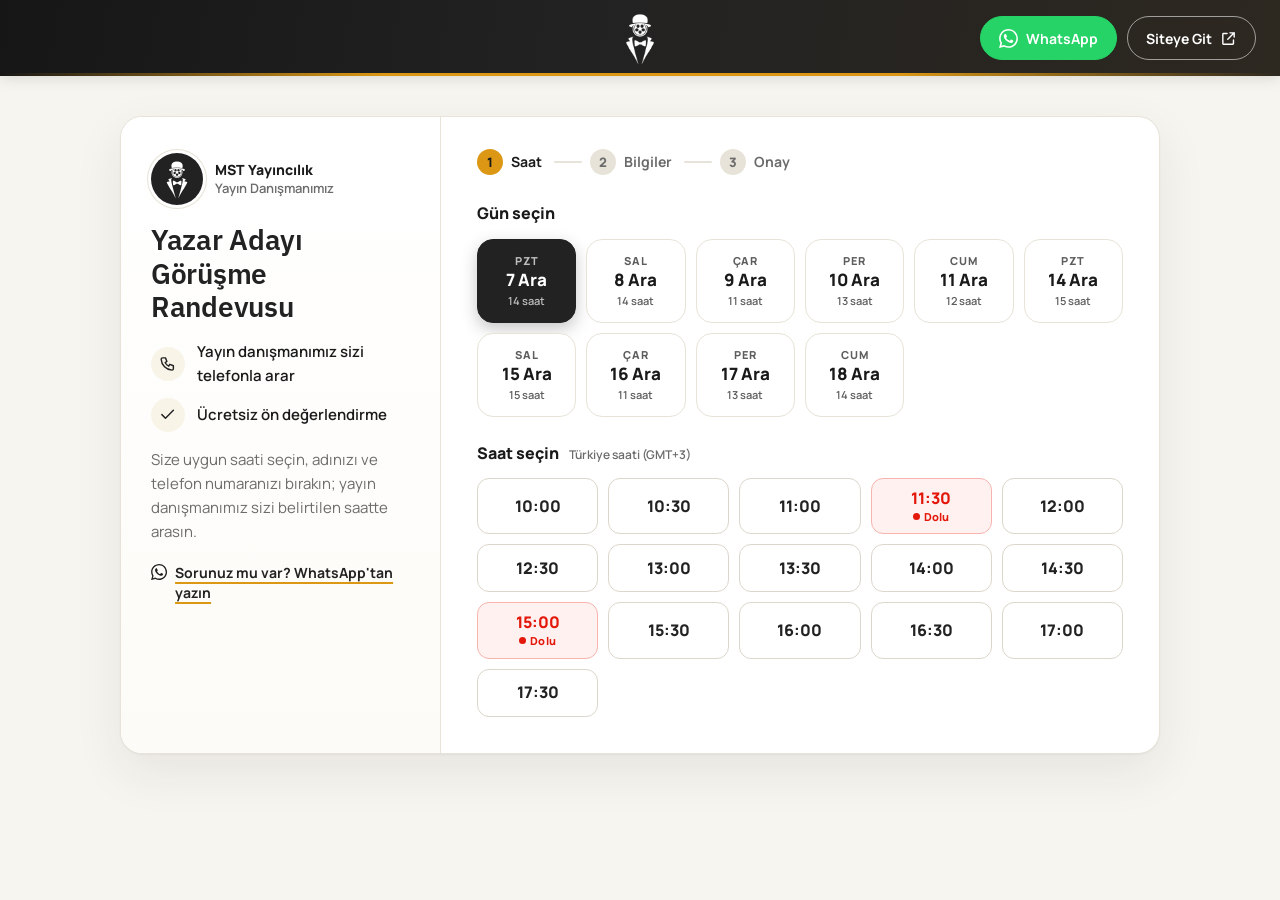
<file: demo/index.html>
<!doctype html>
<html lang="tr">
<head>
<meta charset="utf-8">
<meta name="viewport" content="width=device-width, initial-scale=1, viewport-fit=cover">
<meta name="theme-color" content="#1a1a1a">
<title>Yazar Görüşmesi — MST Yayıncılık</title>
<link rel="stylesheet" href="https://fonts.googleapis.com/css2?family=IBM+Plex+Sans:wght@500;600;700&family=Manrope:wght@400;500;600;700;800&display=swap">
<link rel="stylesheet" href="/mst-randevu/assets/randevu.css">
</head>
<body class="mst-sayfa">

<!-- ===== MST_Randevu::header_html() ===== -->
<header class="mst-top">
  <div class="mst-top__in">
    <a class="mst-top__logo" href="https://mstyayincilik.com/" aria-label="Ana sayfa">
      <img src="/mst-randevu/assets/mst-figur.png" alt="MST" width="50" height="50">
    </a>
    <button type="button" class="mst-top__menu" aria-label="Menüyü aç" aria-expanded="false" aria-controls="mst-top-menu"><span></span><span></span><span></span></button>
    <div class="mst-top__cta" id="mst-top-menu">
      <a class="mst-top__btn mst-top__btn--wa" href="https://wa.me/905514112004?text=Merhaba%2C%20yazar%20g%C3%B6r%C3%BC%C5%9Fmesi%20hakk%C4%B1nda%20bilgi%20almak%20istiyorum." target="_blank" rel="noopener" aria-label="WhatsApp'tan yazın"><svg class="mst-ic" viewBox="0 0 24 24" fill="currentColor" aria-hidden="true"><path d="M17.472 14.382c-.297-.149-1.758-.867-2.03-.967-.273-.099-.471-.148-.67.15-.197.297-.767.966-.94 1.164-.173.199-.347.223-.644.075-.297-.15-1.255-.463-2.39-1.475-.883-.788-1.48-1.761-1.653-2.059-.173-.297-.018-.458.13-.606.134-.133.298-.347.446-.52.149-.174.198-.298.298-.497.099-.198.05-.371-.025-.52-.075-.149-.669-1.612-.916-2.207-.242-.579-.487-.5-.669-.51-.173-.008-.371-.01-.57-.01-.198 0-.52.074-.792.372-.272.297-1.04 1.016-1.04 2.479 0 1.462 1.065 2.875 1.213 3.074.149.198 2.096 3.2 5.077 4.487.709.306 1.262.489 1.694.625.712.227 1.36.195 1.871.118.571-.085 1.758-.719 2.006-1.413.248-.694.248-1.289.173-1.413-.074-.124-.272-.198-.57-.347m-5.421 7.403h-.004a9.87 9.87 0 0 1-5.031-1.378l-.361-.214-3.741.982.998-3.648-.235-.374a9.86 9.86 0 0 1-1.51-5.26c.001-5.45 4.436-9.884 9.888-9.884 2.64 0 5.122 1.03 6.988 2.898a9.825 9.825 0 0 1 2.893 6.994c-.003 5.45-4.437 9.884-9.885 9.884m8.413-18.297A11.815 11.815 0 0 0 12.05 0C5.495 0 .16 5.335.157 11.892c0 2.096.547 4.142 1.588 5.945L.057 24l6.305-1.654a11.882 11.882 0 0 0 5.683 1.448h.005c6.554 0 11.89-5.335 11.893-11.893a11.821 11.821 0 0 0-3.48-8.413z"/></svg><span>WhatsApp</span></a>
      <a class="mst-top__btn" href="https://mstyayincilik.com/"><span>Siteye Git</span><svg class="mst-ic" viewBox="0 0 24 24" fill="none" stroke="currentColor" stroke-width="2" stroke-linecap="round" stroke-linejoin="round" aria-hidden="true"><path d="M14 4h6v6M20 4l-9 9M19 14v5a1 1 0 0 1-1 1H5a1 1 0 0 1-1-1V6a1 1 0 0 1 1-1h5"/></svg></a>
    </div>
  </div>
</header>

<main class="mst-sayfa__main">
<!-- ===== [mst_randevu] ===== -->
<div class="mst-rnd-wrap">
<div class="mst-rnd" data-mst-randevu>
  <aside class="mst-rnd__aside">
    <div class="mst-rnd__brand">
      <span class="mst-rnd__avatar"><img src="/mst-randevu/assets/mst-figur.png" alt="" width="40" height="40"></span>
      <span class="mst-rnd__brand-txt"><strong>MST Yayıncılık</strong><small>Yayın Danışmanımız</small></span>
    </div>
    <h2 class="mst-rnd__title">Yazar Adayı Görüşme Randevusu</h2>
    <ul class="mst-rnd__meta">
      <li><span class="mst-rnd__meta-ic"><svg class="mst-ic" viewBox="0 0 24 24" fill="none" stroke="currentColor" stroke-width="2" stroke-linecap="round" stroke-linejoin="round" aria-hidden="true"><path d="M5 4h4l2 5-2.5 1.5a11 11 0 0 0 5 5L15 13l5 2v4a2 2 0 0 1-2 2A16 16 0 0 1 3 6a2 2 0 0 1 2-2"/></svg></span>Yayın danışmanımız sizi telefonla arar</li>
      <li><span class="mst-rnd__meta-ic"><svg class="mst-ic" viewBox="0 0 24 24" fill="none" stroke="currentColor" stroke-width="2" stroke-linecap="round" stroke-linejoin="round" aria-hidden="true"><path d="M20 6 9 17l-5-5"/></svg></span>Ücretsiz ön değerlendirme</li>
    </ul>
    <p class="mst-rnd__desc">Size uygun saati seçin, adınızı ve telefon numaranızı bırakın; yayın danışmanımız sizi belirtilen saatte arasın.</p>
    <a class="mst-rnd__wa" href="https://wa.me/905514112004" target="_blank" rel="noopener"><svg class="mst-ic" viewBox="0 0 24 24" fill="currentColor" aria-hidden="true"><path d="M17.472 14.382c-.297-.149-1.758-.867-2.03-.967-.273-.099-.471-.148-.67.15-.197.297-.767.966-.94 1.164-.173.199-.347.223-.644.075-.297-.15-1.255-.463-2.39-1.475-.883-.788-1.48-1.761-1.653-2.059-.173-.297-.018-.458.13-.606.134-.133.298-.347.446-.52.149-.174.198-.298.298-.497.099-.198.05-.371-.025-.52-.075-.149-.669-1.612-.916-2.207-.242-.579-.487-.5-.669-.51-.173-.008-.371-.01-.57-.01-.198 0-.52.074-.792.372-.272.297-1.04 1.016-1.04 2.479 0 1.462 1.065 2.875 1.213 3.074.149.198 2.096 3.2 5.077 4.487.709.306 1.262.489 1.694.625.712.227 1.36.195 1.871.118.571-.085 1.758-.719 2.006-1.413.248-.694.248-1.289.173-1.413-.074-.124-.272-.198-.57-.347m-5.421 7.403h-.004a9.87 9.87 0 0 1-5.031-1.378l-.361-.214-3.741.982.998-3.648-.235-.374a9.86 9.86 0 0 1-1.51-5.26c.001-5.45 4.436-9.884 9.888-9.884 2.64 0 5.122 1.03 6.988 2.898a9.825 9.825 0 0 1 2.893 6.994c-.003 5.45-4.437 9.884-9.885 9.884m8.413-18.297A11.815 11.815 0 0 0 12.05 0C5.495 0 .16 5.335.157 11.892c0 2.096.547 4.142 1.588 5.945L.057 24l6.305-1.654a11.882 11.882 0 0 0 5.683 1.448h.005c6.554 0 11.89-5.335 11.893-11.893a11.821 11.821 0 0 0-3.48-8.413z"/></svg><span>Sorunuz mu var? WhatsApp'tan yazın</span></a>
  </aside>

  <section class="mst-rnd__main">
    <ol class="mst-rnd__steps" data-steps>
      <li class="is-active"><span>1</span>Saat</li>
      <li><span>2</span>Bilgiler</li>
      <li><span>3</span>Onay</li>
    </ol>

    <div class="mst-rnd__step" data-step="saat">
      <div class="mst-rnd__label">Gün seçin</div>
      <div class="mst-rnd__days" data-days><div class="mst-rnd__loading">Müsait saatler yükleniyor…</div></div>
      <div class="mst-rnd__label" data-times-label hidden>Saat seçin <small>Türkiye saati (GMT+3)</small></div>
      <div class="mst-rnd__times" data-times></div>
      <div class="mst-rnd__next" data-next hidden>
        <div class="mst-rnd__next-info"><small>Seçilen saat</small><strong data-next-text></strong></div>
        <button type="button" class="mst-rnd__btn" data-continue>Devam Et</button>
      </div>
    </div>

    <form class="mst-rnd__form" data-form hidden novalidate>
      <div class="mst-rnd__picked" data-picked></div>
      <input type="hidden" name="slot_id" value="">
      <label class="mst-rnd__field"><span>Ad Soyad</span><input type="text" name="ad_soyad" autocomplete="name" required minlength="3" maxlength="100" placeholder="Adınız ve soyadınız"></label>
      <label class="mst-rnd__field"><span>Telefon</span><input type="tel" name="telefon" autocomplete="tel" inputmode="tel" placeholder="05XX XXX XX XX" required></label>
      <label class="mst-rnd__field"><span>Kitabınız hakkında kısa not <em>(isteğe bağlı)</em></span><textarea name="not_metni" rows="3" maxlength="1000" placeholder="Tür, sayfa sayısı, tamamlandı mı…"></textarea></label>
      <label class="mst-rnd__hp" aria-hidden="true">Web sitesi <input type="text" name="website" tabindex="-1" autocomplete="off"></label>
      <label class="mst-rnd__check"><input type="checkbox" name="kvkk" value="1" required><span><a href="https://mstyayincilik.com/" target="_blank" rel="noopener">KVKK Aydınlatma Metni</a>’ni okudum. Kişisel verilerimin randevu ve iletişim amacıyla MST Yayıncılık tarafından işlenmesini kabul ediyorum.</span></label>
      <div class="mst-rnd__error" data-error role="alert" hidden></div>
      <div class="mst-rnd__actions">
        <button type="button" class="mst-rnd__btn mst-rnd__btn--ghost" data-back>Geri</button>
        <button type="submit" class="mst-rnd__btn">Randevuyu Onayla</button>
      </div>
    </form>

    <div class="mst-rnd__done" data-done hidden></div>
  </section>
</div>
</div>
</main>

<script>
/* Sahte sunucu: WordPress'teki admin-ajax.php yanıtlarını taklit eder (10:00–17:30, saat başına 3 kişi) */
(function () {
  var GUN = ['Paz','Pzt','Sal','Çar','Per','Cum','Cmt'], GUN_UZUN = ['Pazar','Pazartesi','Salı','Çarşamba','Perşembe','Cuma','Cumartesi'];
  var AY = ['Oca','Şub','Mar','Nis','May','Haz','Tem','Ağu','Eyl','Eki','Kas','Ara'], AY_UZUN = ['Ocak','Şubat','Mart','Nisan','Mayıs','Haziran','Temmuz','Ağustos','Eylül','Ekim','Kasım','Aralık'];
  var slots = [], id = 1, d = new Date(); d.setHours(0,0,0,0);
  for (var g = 1; g < 16; g++) {
    var day = new Date(d); day.setDate(d.getDate() + g);
    if (day.getDay() === 0 || day.getDay() === 6) continue;
    for (var m = 10*60; m <= 17*60 + 30; m += 30) {
      var t = new Date(day); t.setMinutes(m);
      var r = Math.random(), dolu = r < .15 ? 3 : r < .3 ? 2 : r < .45 ? 1 : 0; // bazı saatler kısmen/tamamen dolu
      slots.push({ id: id++, t: t, kapasite: 3, dolu: dolu });
    }
  }
  var pad = function (n) { return (n < 10 ? '0' : '') + n; };
  var iso = function (t) { return t.getFullYear() + '-' + pad(t.getMonth()+1) + '-' + pad(t.getDate()); };
  var uzun = function (t) { return t.getDate() + ' ' + AY_UZUN[t.getMonth()] + ' ' + t.getFullYear() + ' ' + GUN_UZUN[t.getDay()] + ', ' + pad(t.getHours()) + ':' + pad(t.getMinutes()); };
  var utc = function (t) { return t.toISOString().replace(/[-:]/g, '').replace(/\.\d{3}/, ''); };
  var telNorm = function (r) { var x = String(r).replace(/\D/g,''); if (x.length===10) x='90'+x; else if (x.length===11 && x[0]==='0') x='9'+x; return /^90[23458]\d{9}$/.test(x) ? x : ''; };
  var alinan = {};
  var json = function (o, s) { return Promise.resolve(new Response(JSON.stringify(o), { status: s || 200, headers: { 'Content-Type': 'application/json' } })); };

  window.MST_RANDEVU = { ajax: '/wp-admin/admin-ajax.php', basari: 'Randevunuz alındı! Belirtilen saatte sizi arayacağız.', site: 'https://mstyayincilik.com/' };
  var realFetch = window.fetch;
  window.fetch = function (url, opt) {
    if (url !== MST_RANDEVU.ajax) return realFetch.apply(this, arguments);
    var f = opt.body, action = f.get('action');
    return new Promise(function (r) { setTimeout(r, 400); }).then(function () {
      if (action === 'mst_randevu_slotlar') {
        return json({ success: true, data: { nonce: 'demo', slotlar: slots.map(function (s) {
          return { id: s.id, gun: iso(s.t), etiket: s.t.getDate() + ' ' + AY_UZUN[s.t.getMonth()] + ' ' + GUN_UZUN[s.t.getDay()], kisa: GUN[s.t.getDay()], no: s.t.getDate() + ' ' + AY[s.t.getMonth()], saat: pad(s.t.getHours()) + ':' + pad(s.t.getMinutes()), sure: 30, kalan: s.kapasite - s.dolu };
        }) } });
      }
      var ad = (f.get('ad_soyad') || '').trim(), tel = telNorm(f.get('telefon')), s = slots.filter(function (x) { return x.id == f.get('slot_id'); })[0];
      if (ad.length < 3) return json({ success: false, data: { mesaj: 'Lütfen adınızı ve soyadınızı yazın.', alan: 'ad_soyad' } });
      if (!tel) return json({ success: false, data: { mesaj: 'Geçerli bir telefon numarası girin (ör. 0532 123 45 67).', alan: 'telefon' } });
      if (!f.get('kvkk')) return json({ success: false, data: { mesaj: 'Devam etmek için onay kutusunu işaretleyin.', alan: 'kvkk' } });
      if (alinan[tel]) return json({ success: false, data: { mesaj: 'Bu numarayla zaten ' + uzun(alinan[tel]) + ' tarihine randevunuz var.' } });
      if (!s || s.dolu >= s.kapasite) return json({ success: false, data: { mesaj: 'Bu saat az önce doldu. Lütfen başka bir saat seçin.', yenile: true } }, 409);
      s.dolu++; alinan[tel] = s.t;
      // Eklentinin webhook'uyla aynı biçim; demo sunucusu --crm ile başlatıldıysa gerçek CRM'e iletir
      realFetch('/crm-ilet', { method: 'POST', headers: { 'Content-Type': 'application/json' }, body: JSON.stringify({
        olay: 'randevu.olusturuldu', kaynak: 'mst-randevu-demo', randevu_id: 'demo-' + Date.now(),
        ad_soyad: ad, telefon: '+' + tel,
        baslangic: iso(s.t) + 'T' + pad(s.t.getHours()) + ':' + pad(s.t.getMinutes()) + ':00+03:00',
        tarih_metin: uzun(s.t), not: (f.get('not_metni') || '').trim()
      }) }).then(function (r) { return r.json(); }).then(function (c) { console.log('CRM iletimi:', c); }).catch(function () {});
      var bit = new Date(s.t.getTime() + 30 * 60000);
      return json({ success: true, data: { mesaj: MST_RANDEVU.basari, tarih: uzun(s.t),
        takvim: 'https://calendar.google.com/calendar/render?action=TEMPLATE&text=' + encodeURIComponent('MST Yayıncılık — Yazar görüşmesi') + '&dates=' + utc(s.t) + '/' + utc(bit) } });
    });
  };
})();
</script>
<script src="/mst-randevu/assets/randevu.js"></script>
</body>
</html>
</file>
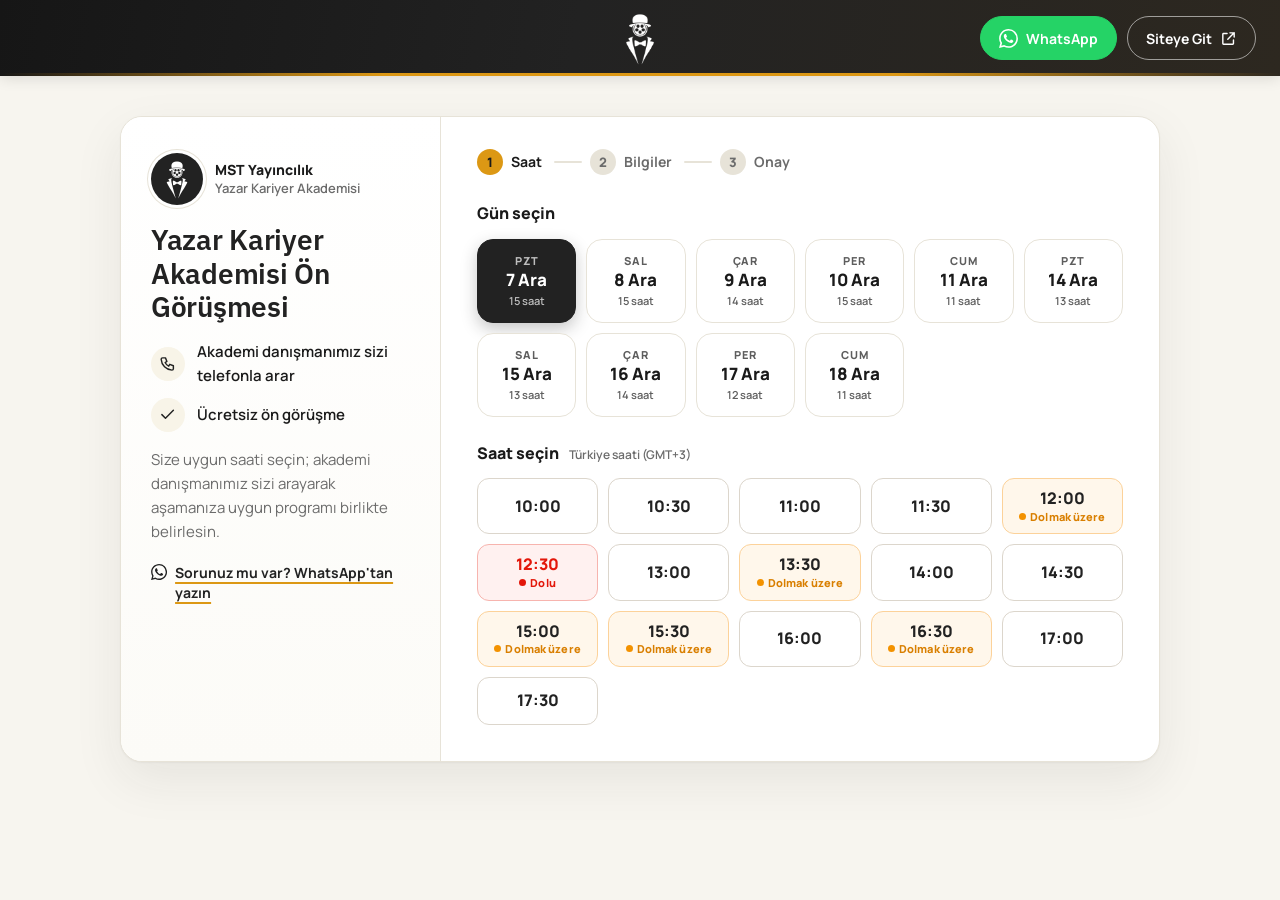
<file: demo/akademi-randevu.html>
<!doctype html>
<html lang="tr">
<head>
<meta charset="utf-8">
<meta name="viewport" content="width=device-width, initial-scale=1, viewport-fit=cover">
<meta name="theme-color" content="#1a1a1a">
<title>Yazar Kariyer Akademisi Ön Görüşme | MST Yayıncılık</title>
<!-- WordPress'siz önizleme: "MST Akademi Ön Görüşme Randevusu (Tam Sayfa)" şablonunun çıktısından üretildi. -->
<link rel="stylesheet" href="https://fonts.googleapis.com/css2?family=IBM+Plex+Sans:wght@500;600;700&family=Manrope:wght@400;500;600;700;800&display=swap">
<link rel="stylesheet" href="/mst-randevu/assets/randevu.css">
</head>
<body class="mst-sayfa mst-sayfa--randevu">
<header class="mst-top">
            <div class="mst-top__in">
                <a class="mst-top__logo" href="https://mstyayincilik.com/" aria-label="Ana sayfa">
                    <img src="/mst-randevu/assets/mst-figur.png" alt="MST" width="50" height="50">
                </a>
                <button type="button" class="mst-top__menu" aria-label="Menüyü aç" aria-expanded="false" aria-controls="mst-top-menu"><span></span><span></span><span></span></button>
                <div class="mst-top__cta" id="mst-top-menu">
                    <a class="mst-top__btn mst-top__btn--wa" href="https://wa.me/905514112004?text=Merhaba%2C%20Yazar%20Kariyer%20Akademisi%20hakk%C4%B1nda%20bilgi%20almak%20istiyorum." target="_blank" rel="noopener" aria-label="WhatsApp'tan yazın"><svg class="mst-ic" width="18" height="18" viewBox="0 0 24 24" fill="currentColor" aria-hidden="true"><path d="M17.472 14.382c-.297-.149-1.758-.867-2.03-.967-.273-.099-.471-.148-.67.15-.197.297-.767.966-.94 1.164-.173.199-.347.223-.644.075-.297-.15-1.255-.463-2.39-1.475-.883-.788-1.48-1.761-1.653-2.059-.173-.297-.018-.458.13-.606.134-.133.298-.347.446-.52.149-.174.198-.298.298-.497.099-.198.05-.371-.025-.52-.075-.149-.669-1.612-.916-2.207-.242-.579-.487-.5-.669-.51-.173-.008-.371-.01-.57-.01-.198 0-.52.074-.792.372-.272.297-1.04 1.016-1.04 2.479 0 1.462 1.065 2.875 1.213 3.074.149.198 2.096 3.2 5.077 4.487.709.306 1.262.489 1.694.625.712.227 1.36.195 1.871.118.571-.085 1.758-.719 2.006-1.413.248-.694.248-1.289.173-1.413-.074-.124-.272-.198-.57-.347m-5.421 7.403h-.004a9.87 9.87 0 0 1-5.031-1.378l-.361-.214-3.741.982.998-3.648-.235-.374a9.86 9.86 0 0 1-1.51-5.26c.001-5.45 4.436-9.884 9.888-9.884 2.64 0 5.122 1.03 6.988 2.898a9.825 9.825 0 0 1 2.893 6.994c-.003 5.45-4.437 9.884-9.885 9.884m8.413-18.297A11.815 11.815 0 0 0 12.05 0C5.495 0 .16 5.335.157 11.892c0 2.096.547 4.142 1.588 5.945L.057 24l6.305-1.654a11.882 11.882 0 0 0 5.683 1.448h.005c6.554 0 11.89-5.335 11.893-11.893a11.821 11.821 0 0 0-3.48-8.413z"/></svg><span>WhatsApp</span></a>                    <a class="mst-top__btn" href="https://mstyayincilik.com/"><span>Siteye Git</span><svg class="mst-ic" width="18" height="18" viewBox="0 0 24 24" fill="none" stroke="currentColor" stroke-width="2" stroke-linecap="round" stroke-linejoin="round" aria-hidden="true"><path d="M14 4h6v6M20 4l-9 9M19 14v5a1 1 0 0 1-1 1H5a1 1 0 0 1-1-1V6a1 1 0 0 1 1-1h5"/></svg></a>
                                    </div>
            </div>
        </header>
        
<main class="mst-sayfa__main">
            <div class="mst-rnd-wrap">
        <div class="mst-rnd mst-rnd--akademi" data-mst-randevu data-tur="akademi">
            <aside class="mst-rnd__aside">
                <div class="mst-rnd__brand">
                    <span class="mst-rnd__avatar"><img src="/mst-randevu/assets/mst-figur.png" alt="" width="40" height="40"></span>
                    <span class="mst-rnd__brand-txt"><strong>MST Yayıncılık</strong><small>Yazar Kariyer Akademisi</small></span>
                </div>
                <h2 class="mst-rnd__title">Yazar Kariyer Akademisi Ön Görüşmesi</h2>
                                    <ul class="mst-rnd__meta">
                                                    <li><span class="mst-rnd__meta-ic"><svg class="mst-ic" width="18" height="18" viewBox="0 0 24 24" fill="none" stroke="currentColor" stroke-width="2" stroke-linecap="round" stroke-linejoin="round" aria-hidden="true"><path d="M5 4h4l2 5-2.5 1.5a11 11 0 0 0 5 5L15 13l5 2v4a2 2 0 0 1-2 2A16 16 0 0 1 3 6a2 2 0 0 1 2-2"/></svg></span>Akademi danışmanımız sizi telefonla arar</li>
                                                    <li><span class="mst-rnd__meta-ic"><svg class="mst-ic" width="18" height="18" viewBox="0 0 24 24" fill="none" stroke="currentColor" stroke-width="2" stroke-linecap="round" stroke-linejoin="round" aria-hidden="true"><path d="M20 6 9 17l-5-5"/></svg></span>Ücretsiz ön görüşme</li>
                                            </ul>
                                <p class="mst-rnd__desc">Size uygun saati seçin; akademi danışmanımız sizi arayarak aşamanıza uygun programı birlikte belirlesin.</p>                <a class="mst-rnd__wa" href="https://wa.me/905514112004?text=Merhaba%2C%20Yazar%20Kariyer%20Akademisi%20hakk%C4%B1nda%20bilgi%20almak%20istiyorum." target="_blank" rel="noopener"><svg class="mst-ic" width="18" height="18" viewBox="0 0 24 24" fill="currentColor" aria-hidden="true"><path d="M17.472 14.382c-.297-.149-1.758-.867-2.03-.967-.273-.099-.471-.148-.67.15-.197.297-.767.966-.94 1.164-.173.199-.347.223-.644.075-.297-.15-1.255-.463-2.39-1.475-.883-.788-1.48-1.761-1.653-2.059-.173-.297-.018-.458.13-.606.134-.133.298-.347.446-.52.149-.174.198-.298.298-.497.099-.198.05-.371-.025-.52-.075-.149-.669-1.612-.916-2.207-.242-.579-.487-.5-.669-.51-.173-.008-.371-.01-.57-.01-.198 0-.52.074-.792.372-.272.297-1.04 1.016-1.04 2.479 0 1.462 1.065 2.875 1.213 3.074.149.198 2.096 3.2 5.077 4.487.709.306 1.262.489 1.694.625.712.227 1.36.195 1.871.118.571-.085 1.758-.719 2.006-1.413.248-.694.248-1.289.173-1.413-.074-.124-.272-.198-.57-.347m-5.421 7.403h-.004a9.87 9.87 0 0 1-5.031-1.378l-.361-.214-3.741.982.998-3.648-.235-.374a9.86 9.86 0 0 1-1.51-5.26c.001-5.45 4.436-9.884 9.888-9.884 2.64 0 5.122 1.03 6.988 2.898a9.825 9.825 0 0 1 2.893 6.994c-.003 5.45-4.437 9.884-9.885 9.884m8.413-18.297A11.815 11.815 0 0 0 12.05 0C5.495 0 .16 5.335.157 11.892c0 2.096.547 4.142 1.588 5.945L.057 24l6.305-1.654a11.882 11.882 0 0 0 5.683 1.448h.005c6.554 0 11.89-5.335 11.893-11.893a11.821 11.821 0 0 0-3.48-8.413z"/></svg><span>Sorunuz mu var? WhatsApp'tan yazın</span></a>            </aside>

            <section class="mst-rnd__main">
                <ol class="mst-rnd__steps" data-steps>
                    <li class="is-active"><span>1</span>Saat</li>
                    <li><span>2</span>Bilgiler</li>
                    <li><span>3</span>Onay</li>
                </ol>

                <div class="mst-rnd__step" data-step="saat">
                    <div class="mst-rnd__label">Gün seçin</div>
                    <div class="mst-rnd__days" data-days><div class="mst-rnd__loading">Müsait saatler yükleniyor…</div></div>
                    <div class="mst-rnd__label" data-times-label hidden>Saat seçin <small>Türkiye saati (GMT+3)</small></div>
                    <div class="mst-rnd__times" data-times></div>
                    <div class="mst-rnd__next" data-next hidden>
                        <div class="mst-rnd__next-info"><small>Seçilen saat</small><strong data-next-text></strong></div>
                        <button type="button" class="mst-rnd__btn" data-continue>Devam Et</button>
                    </div>
                </div>

                <form class="mst-rnd__form" data-form hidden novalidate>
                    <div class="mst-rnd__picked" data-picked></div>
                    <input type="hidden" name="slot_id" value="">
                    <label class="mst-rnd__field">
                        <span>Ad Soyad</span>
                        <input type="text" name="ad_soyad" autocomplete="name" required minlength="3" maxlength="100" placeholder="Adınız ve soyadınız">
                    </label>
                    <label class="mst-rnd__field">
                        <span>Telefon</span>
                        <input type="tel" name="telefon" autocomplete="tel" inputmode="tel" placeholder="05XX XXX XX XX" required>
                    </label>
                                        <label class="mst-rnd__field">
                        <span>İlgilendiğiniz program <em>(isteğe bağlı)</em></span>
                        <select name="ilgi">
                            <option value="">Seçiniz</option>
                            <option value="temel" >Yazar Akademisi Temel Programı</option><option value="marka" >Yazar Marka ve Görünürlük Programı</option><option value="mentorluk" >Yazar Kariyer Mentorluk Programı</option>                            <option value="bilmiyorum" >Henüz karar vermedim</option>
                        </select>
                    </label>
                                        <label class="mst-rnd__field">
                        <span>Kısa not <em>(isteğe bağlı)</em></span>
                        <textarea name="not_metni" rows="3" maxlength="1000" placeholder="Yazarlık aşamanız, kitabınız yayımlandı mı…"></textarea>
                    </label>
                    <!-- bot tuzağı: insanlar görmez -->
                    <label class="mst-rnd__hp" aria-hidden="true">Web sitesi <input type="text" name="website" tabindex="-1" autocomplete="off"></label>
                    <label class="mst-rnd__check">
                        <input type="checkbox" name="kvkk" value="1" required>
                        <span><a href="https://mstyayincilik.com/kvkk-aydinlatma-metni/" target="_blank" rel="noopener">KVKK Aydınlatma Metni</a>’ni okudum. Kişisel verilerimin randevu ve iletişim amacıyla MST Yayıncılık tarafından işlenmesini kabul ediyorum.</span>
                    </label>
                    <div class="mst-rnd__error" data-error role="alert" hidden></div>
                    <div class="mst-rnd__actions">
                        <button type="button" class="mst-rnd__btn mst-rnd__btn--ghost" data-back>Geri</button>
                        <button type="submit" class="mst-rnd__btn">Randevuyu Onayla</button>
                    </div>
                </form>

                <div class="mst-rnd__done" data-done hidden></div>
            </section>
        </div>
        </div>
        </main>

<script>
/* WordPress'te ?program= sunucuda seçilir; önizlemede aynısını tarayıcı yapar */
(function () { var m = /[?&]program=([a-z]+)/.exec(location.search), s = document.querySelector('[name=ilgi]'); if (m && s) s.value = m[1]; })();
</script>
<script>
/* Sahte sunucu: WordPress'teki admin-ajax.php yanıtlarını taklit eder (10:00–17:30, akademi havuzu, saat başına 2 kişi) */
(function () {
  var GUN = ['Paz','Pzt','Sal','Çar','Per','Cum','Cmt'], GUN_UZUN = ['Pazar','Pazartesi','Salı','Çarşamba','Perşembe','Cuma','Cumartesi'];
  var AY = ['Oca','Şub','Mar','Nis','May','Haz','Tem','Ağu','Eyl','Eki','Kas','Ara'], AY_UZUN = ['Ocak','Şubat','Mart','Nisan','Mayıs','Haziran','Temmuz','Ağustos','Eylül','Ekim','Kasım','Aralık'];
  var slots = [], id = 1, d = new Date(); d.setHours(0,0,0,0);
  for (var g = 1; g < 16; g++) {
    var day = new Date(d); day.setDate(d.getDate() + g);
    if (day.getDay() === 0 || day.getDay() === 6) continue;
    for (var m = 10*60; m <= 17*60 + 30; m += 30) {
      var t = new Date(day); t.setMinutes(m);
      var r = Math.random(), dolu = r < .15 ? 2 : r < .35 ? 1 : 0; // bazı saatler kısmen/tamamen dolu
      slots.push({ id: id++, t: t, kapasite: 2, dolu: dolu });
    }
  }
  var pad = function (n) { return (n < 10 ? '0' : '') + n; };
  var iso = function (t) { return t.getFullYear() + '-' + pad(t.getMonth()+1) + '-' + pad(t.getDate()); };
  var uzun = function (t) { return t.getDate() + ' ' + AY_UZUN[t.getMonth()] + ' ' + t.getFullYear() + ' ' + GUN_UZUN[t.getDay()] + ', ' + pad(t.getHours()) + ':' + pad(t.getMinutes()); };
  var utc = function (t) { return t.toISOString().replace(/[-:]/g, '').replace(/\.\d{3}/, ''); };
  var telNorm = function (r) { var x = String(r).replace(/\D/g,''); if (x.length===10) x='90'+x; else if (x.length===11 && x[0]==='0') x='9'+x; return /^90[23458]\d{9}$/.test(x) ? x : ''; };
  var alinan = {};
  var json = function (o, s) { return Promise.resolve(new Response(JSON.stringify(o), { status: s || 200, headers: { 'Content-Type': 'application/json' } })); };

  window.MST_RANDEVU = { ajax: '/wp-admin/admin-ajax.php', basari: 'Randevunuz alındı! Belirtilen saatte sizi arayacağız.', site: 'https://mstyayincilik.com/' };
  var realFetch = window.fetch;
  window.fetch = function (url, opt) {
    if (url !== MST_RANDEVU.ajax) return realFetch.apply(this, arguments);
    var f = opt.body, action = f.get('action');
    return new Promise(function (r) { setTimeout(r, 400); }).then(function () {
      if (action === 'mst_randevu_slotlar') {
        return json({ success: true, data: { nonce: 'demo', slotlar: slots.map(function (s) {
          return { id: s.id, gun: iso(s.t), etiket: s.t.getDate() + ' ' + AY_UZUN[s.t.getMonth()] + ' ' + GUN_UZUN[s.t.getDay()], kisa: GUN[s.t.getDay()], no: s.t.getDate() + ' ' + AY[s.t.getMonth()], saat: pad(s.t.getHours()) + ':' + pad(s.t.getMinutes()), sure: 30, kalan: s.kapasite - s.dolu };
        }) } });
      }
      var ad = (f.get('ad_soyad') || '').trim(), tel = telNorm(f.get('telefon')), s = slots.filter(function (x) { return x.id == f.get('slot_id'); })[0];
      if (ad.length < 3) return json({ success: false, data: { mesaj: 'Lütfen adınızı ve soyadınızı yazın.', alan: 'ad_soyad' } });
      if (!tel) return json({ success: false, data: { mesaj: 'Geçerli bir telefon numarası girin (ör. 0532 123 45 67).', alan: 'telefon' } });
      if (!f.get('kvkk')) return json({ success: false, data: { mesaj: 'Devam etmek için onay kutusunu işaretleyin.', alan: 'kvkk' } });
      if (alinan[tel]) return json({ success: false, data: { mesaj: 'Bu numarayla zaten ' + uzun(alinan[tel]) + ' tarihine randevunuz var.' } });
      if (!s || s.dolu >= s.kapasite) return json({ success: false, data: { mesaj: 'Bu saat az önce doldu. Lütfen başka bir saat seçin.', yenile: true } }, 409);
      s.dolu++; alinan[tel] = s.t;
      // Eklentinin webhook'uyla aynı biçim; demo sunucusu --crm ile başlatıldıysa gerçek CRM'e iletir
      realFetch('/crm-ilet', { method: 'POST', headers: { 'Content-Type': 'application/json' }, body: JSON.stringify({
        olay: 'randevu.olusturuldu', kaynak: 'mst-randevu-demo', randevu_id: 'demo-' + Date.now(),
        ad_soyad: ad, telefon: '+' + tel,
        baslangic: iso(s.t) + 'T' + pad(s.t.getHours()) + ':' + pad(s.t.getMinutes()) + ':00+03:00',
        tarih_metin: uzun(s.t), tur: 'akademi', not: (f.get('ilgi') ? 'İlgilenilen program: ' + f.get('ilgi') + '\n' : '') + (f.get('not_metni') || '').trim()
      }) }).then(function (r) { return r.json(); }).then(function (c) { console.log('CRM iletimi:', c); }).catch(function () {});
      var bit = new Date(s.t.getTime() + 30 * 60000);
      return json({ success: true, data: { mesaj: MST_RANDEVU.basari, tarih: uzun(s.t),
        takvim: 'https://calendar.google.com/calendar/render?action=TEMPLATE&text=' + encodeURIComponent('MST Yazar Kariyer Akademisi — Ön görüşme') + '&dates=' + utc(s.t) + '/' + utc(bit) } });
    });
  };
})();
</script>
<script src="/mst-randevu/assets/randevu.js"></script>
</body>
</html>
</file>
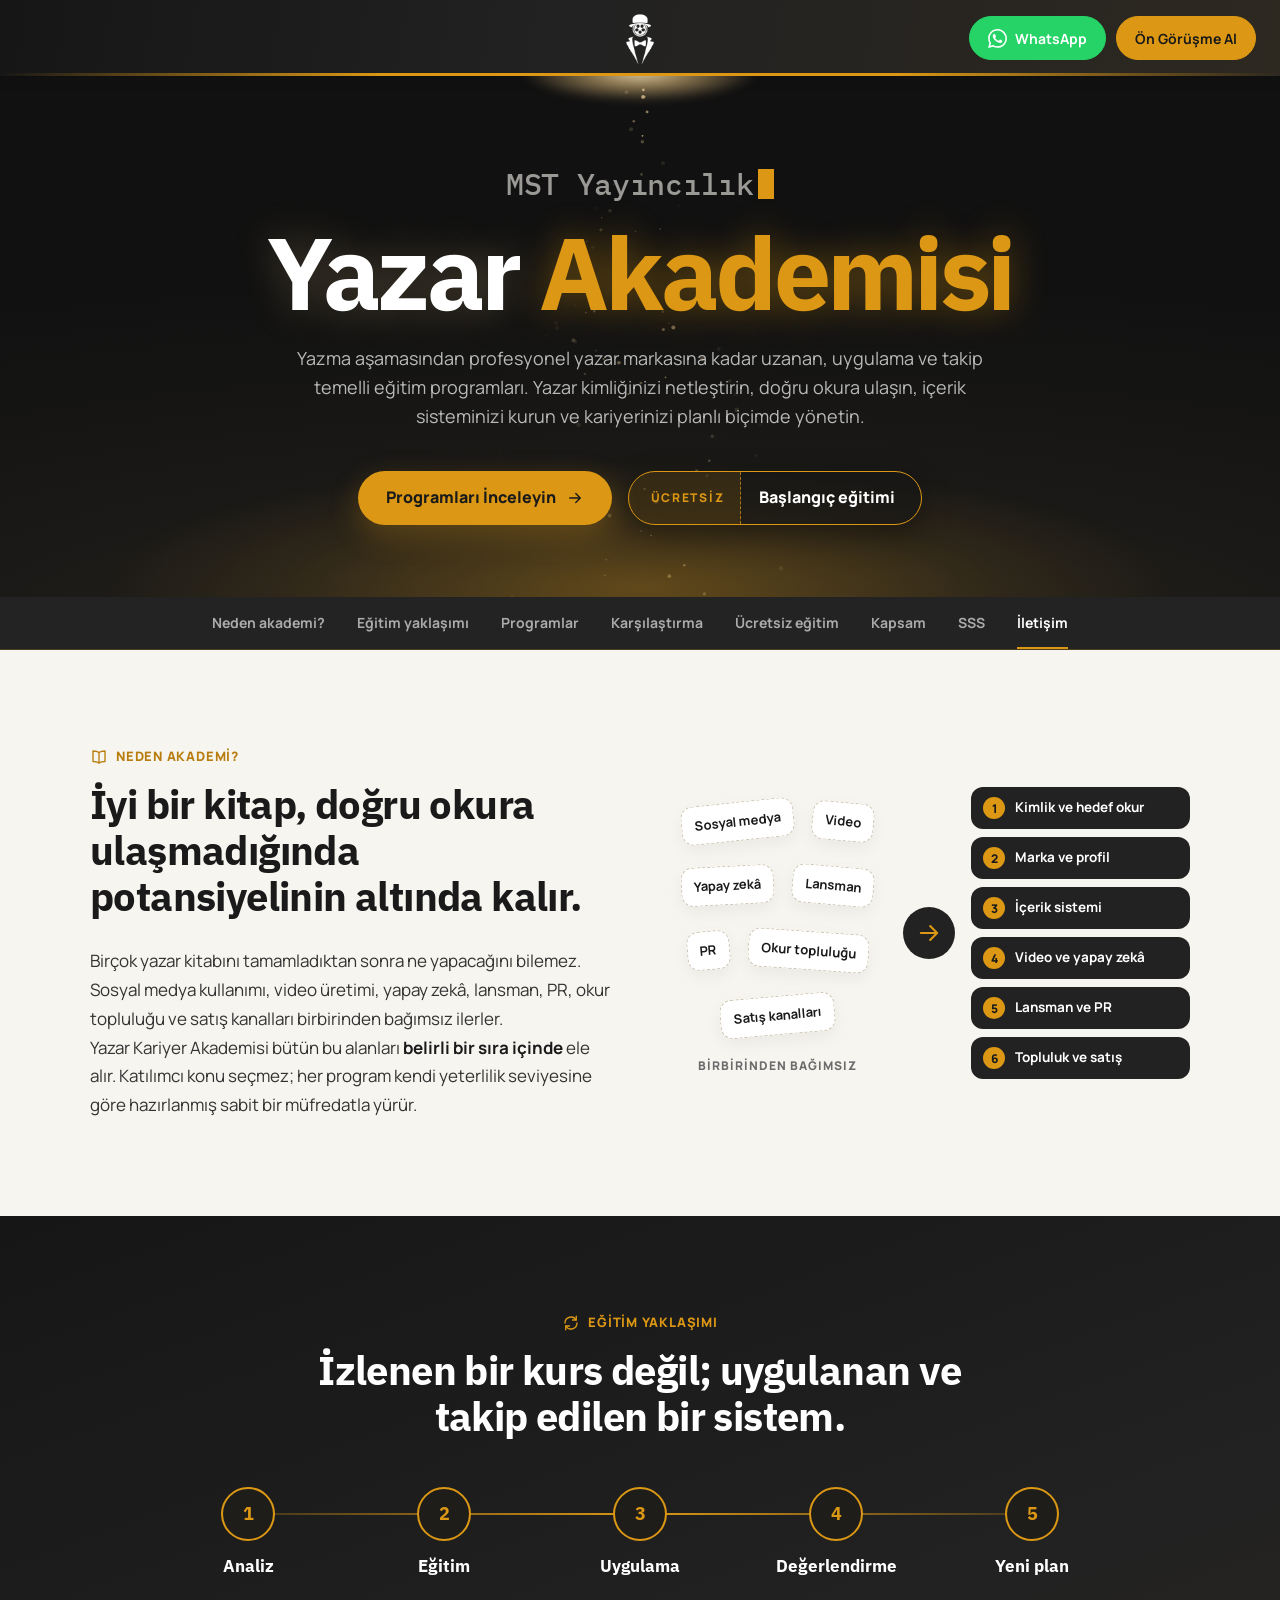
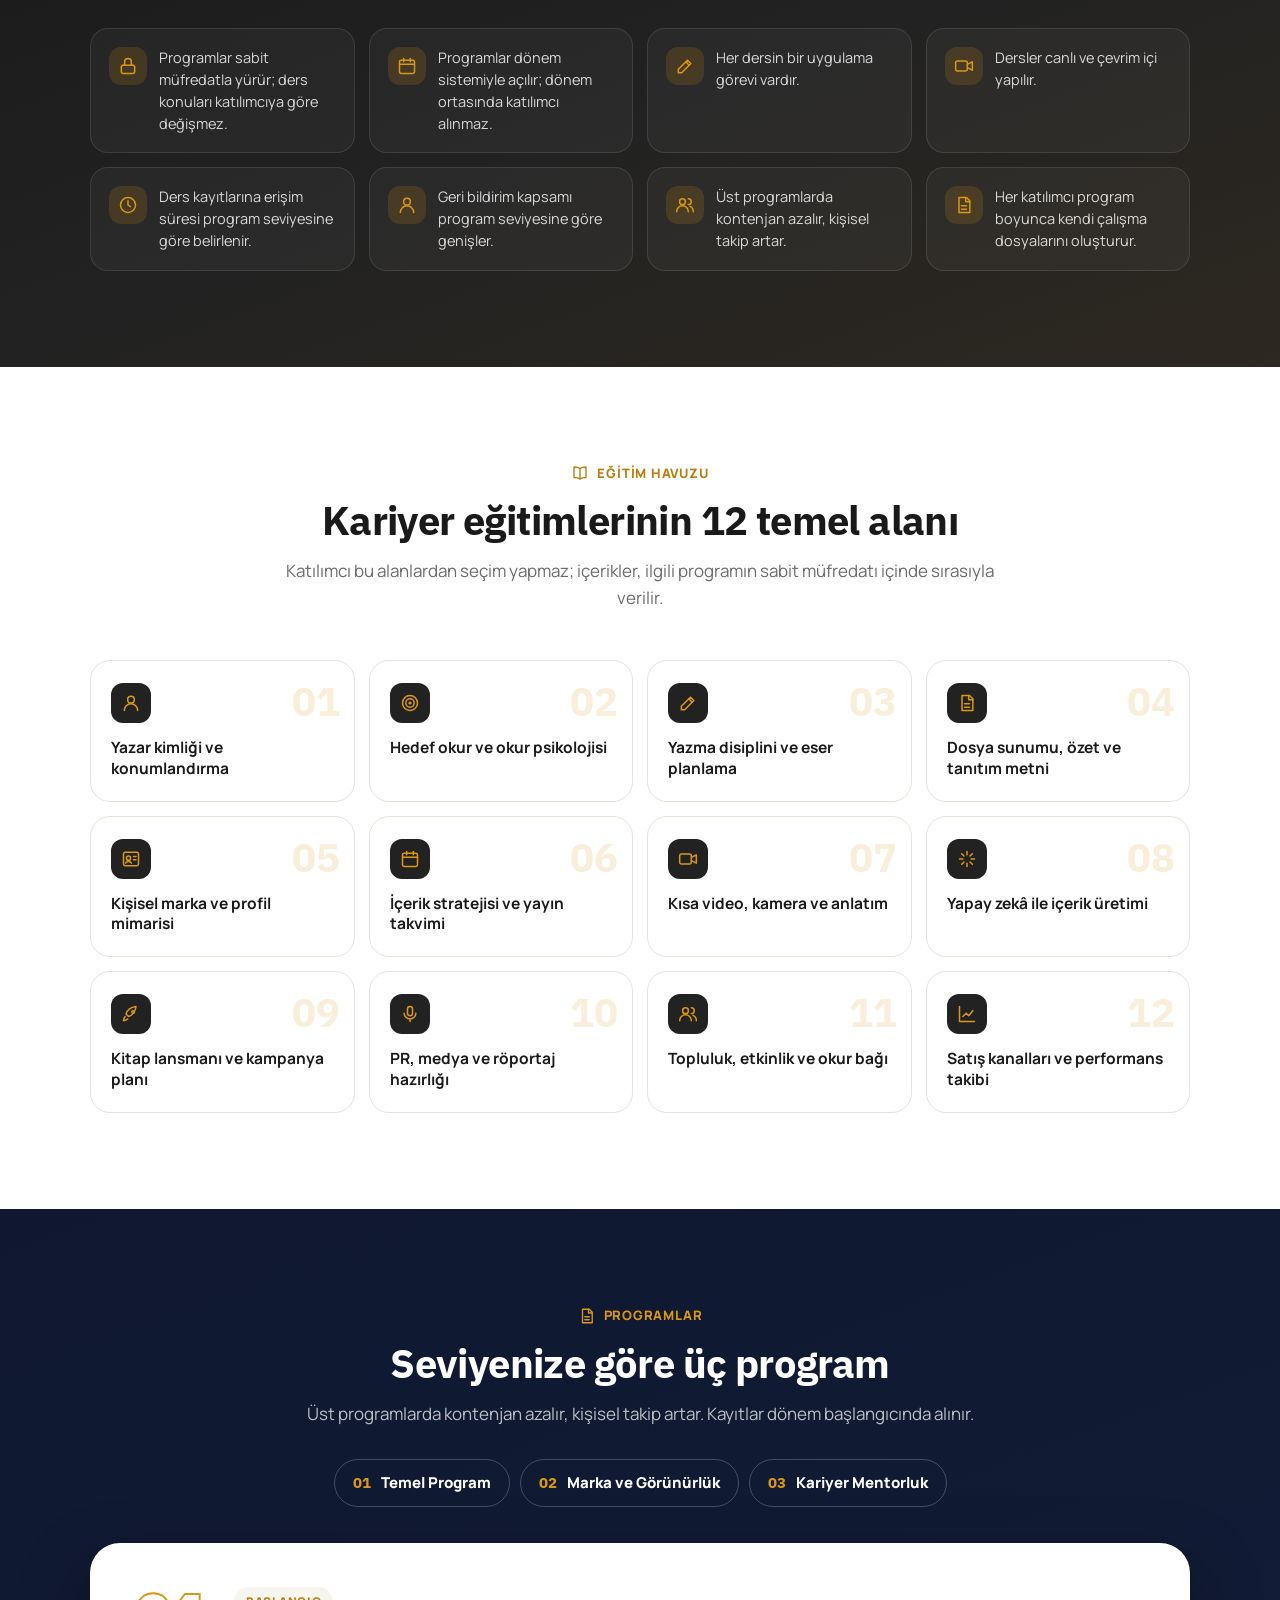
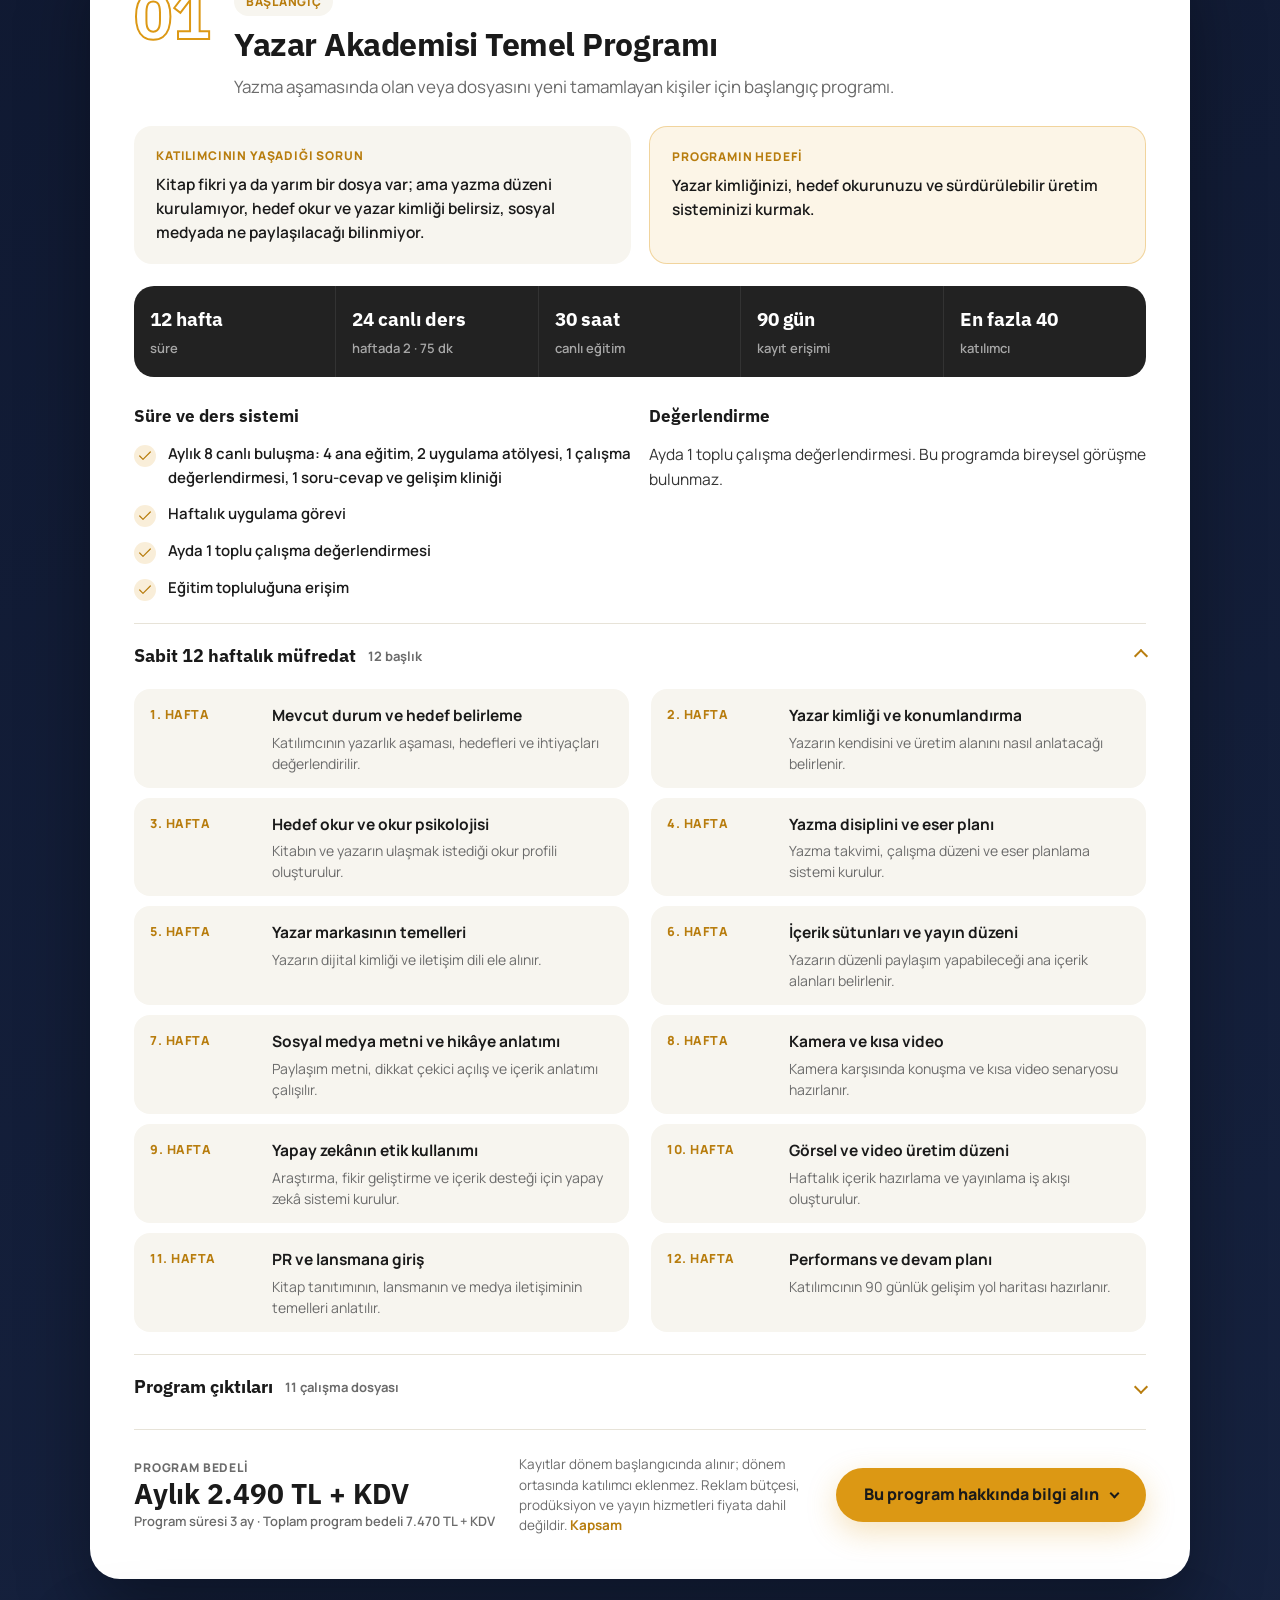
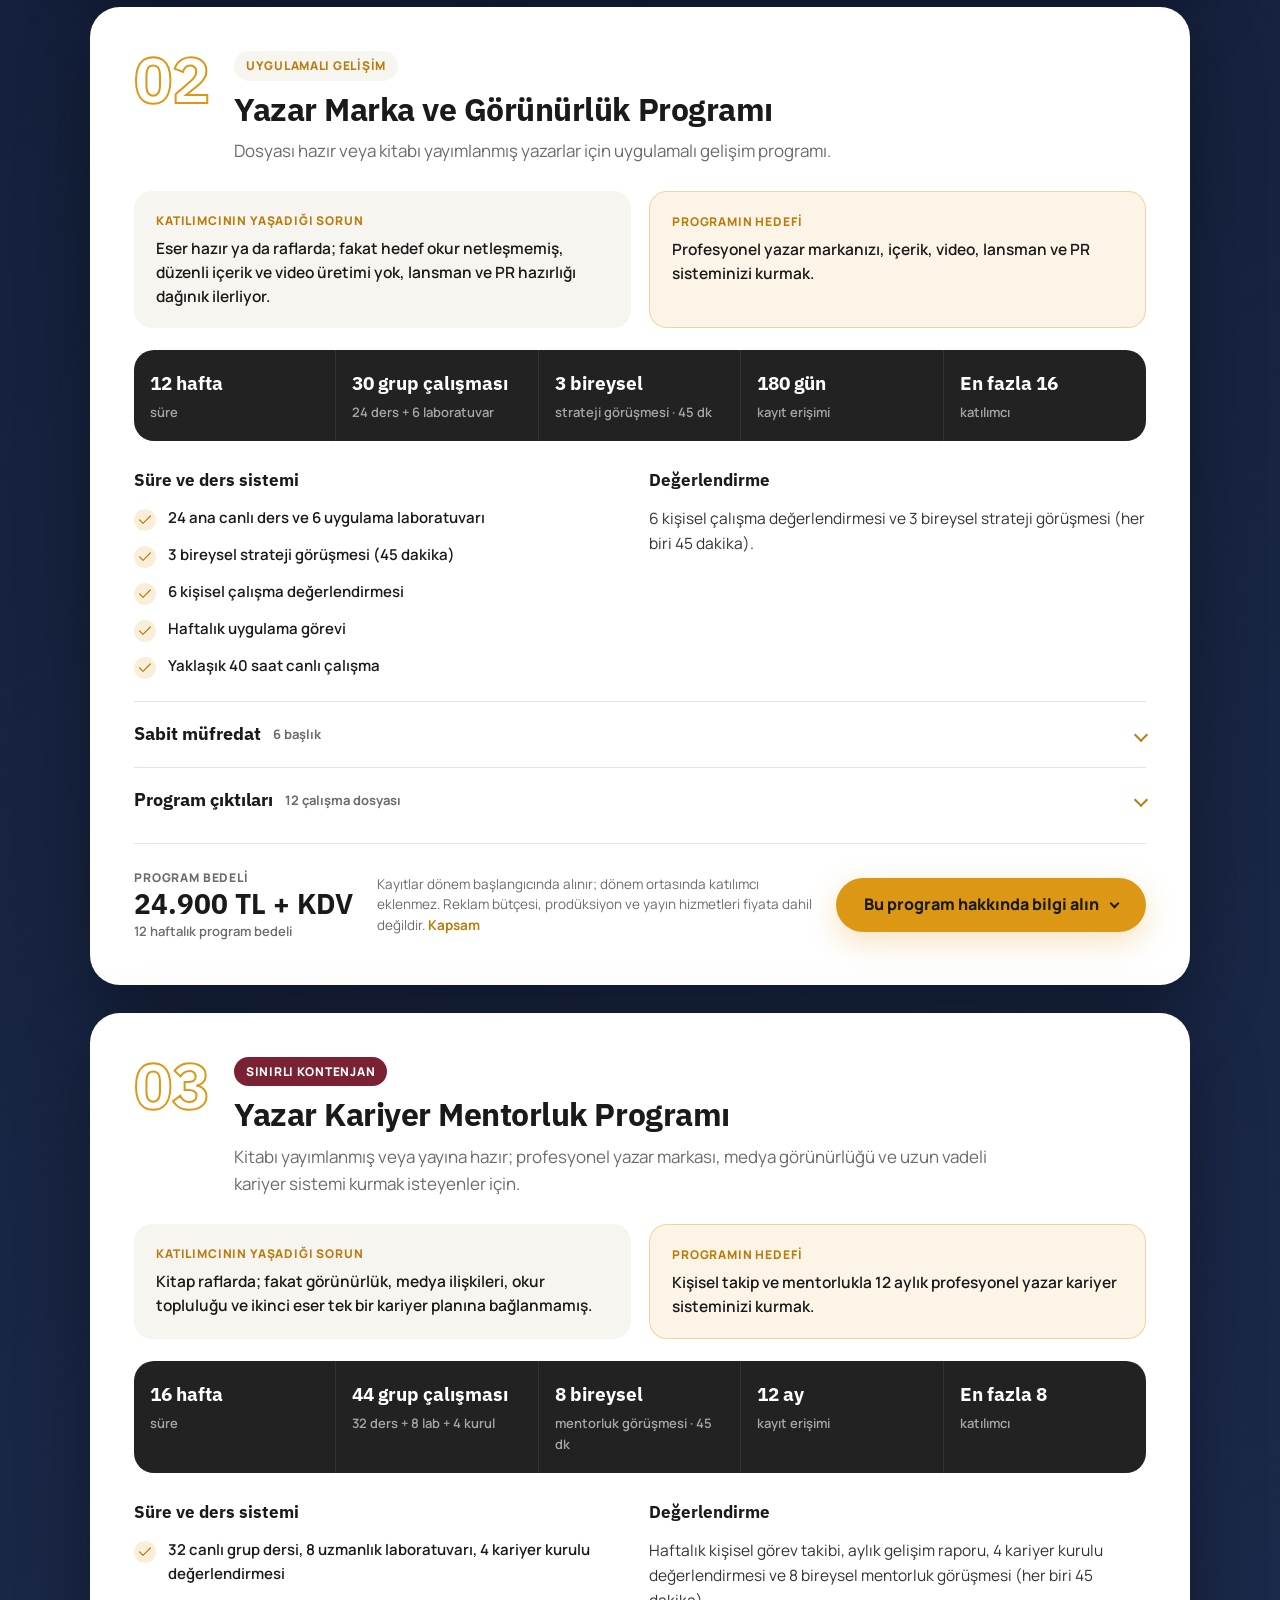
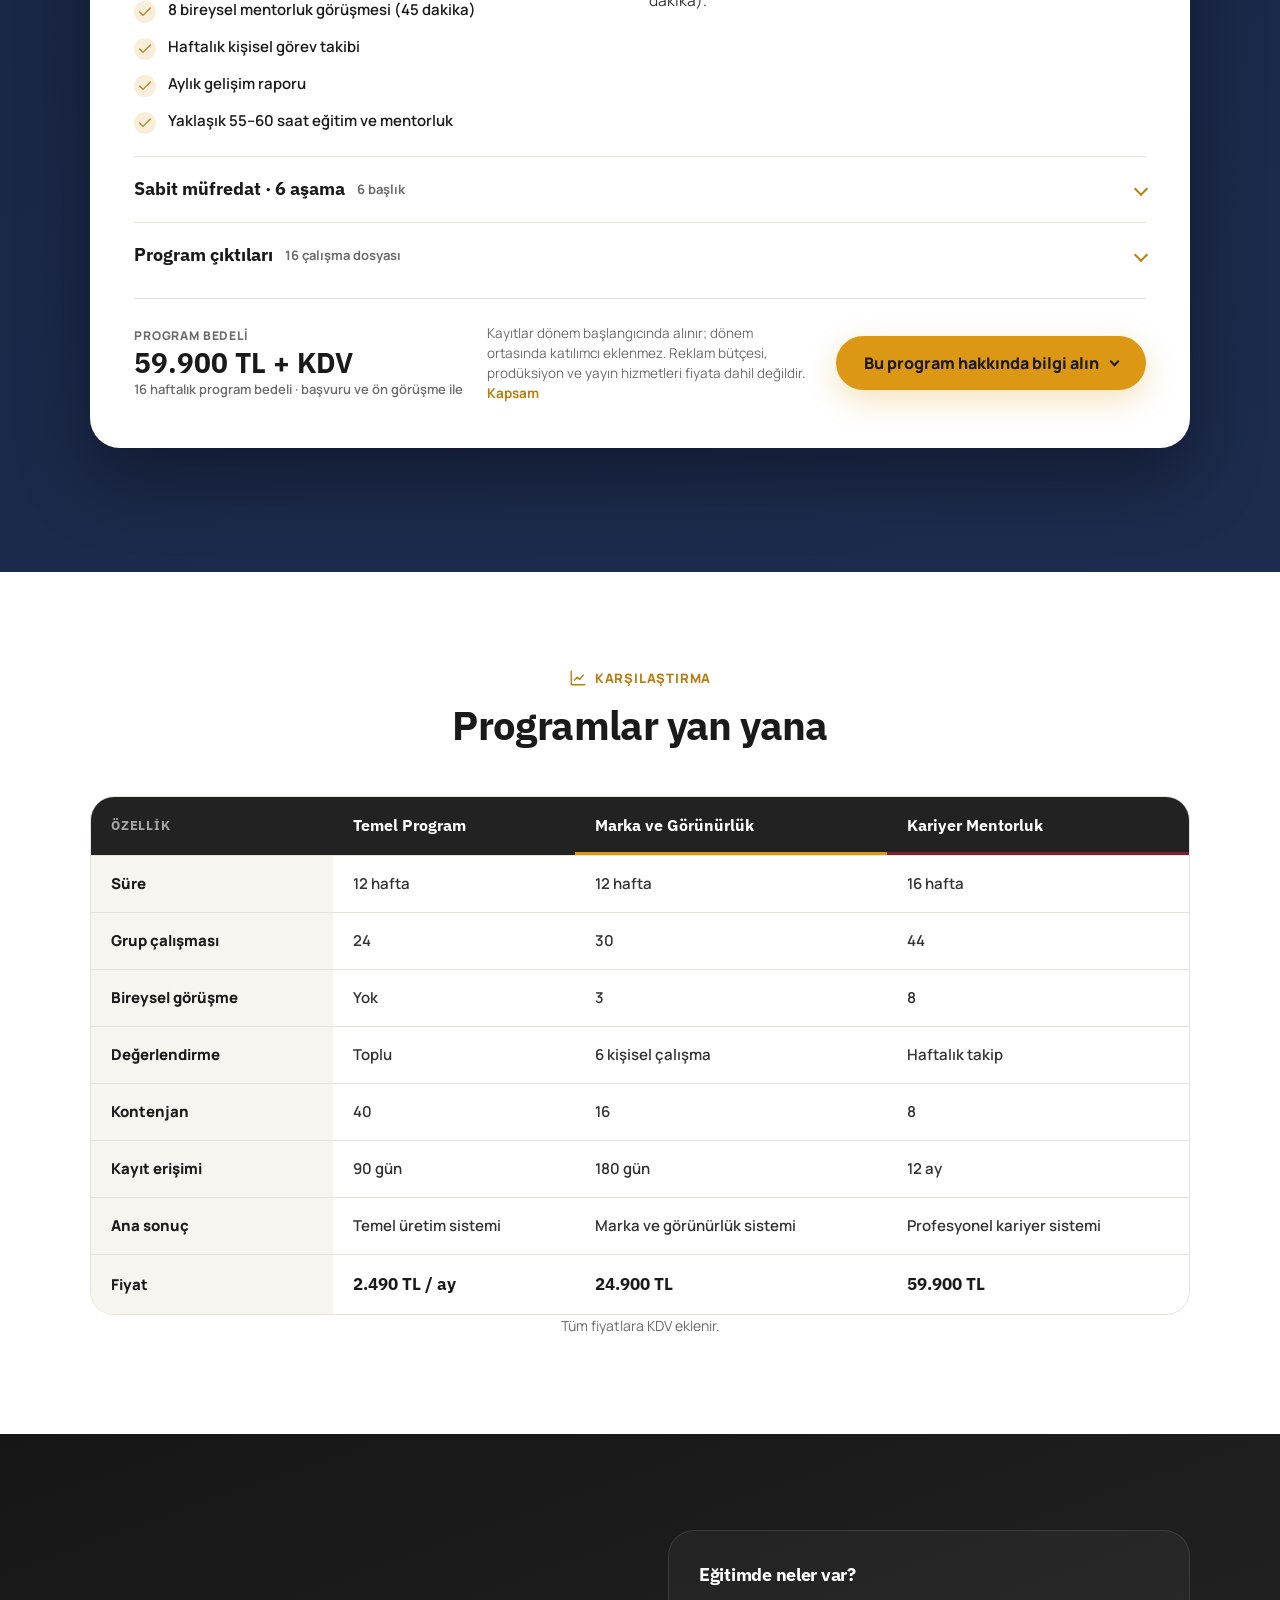
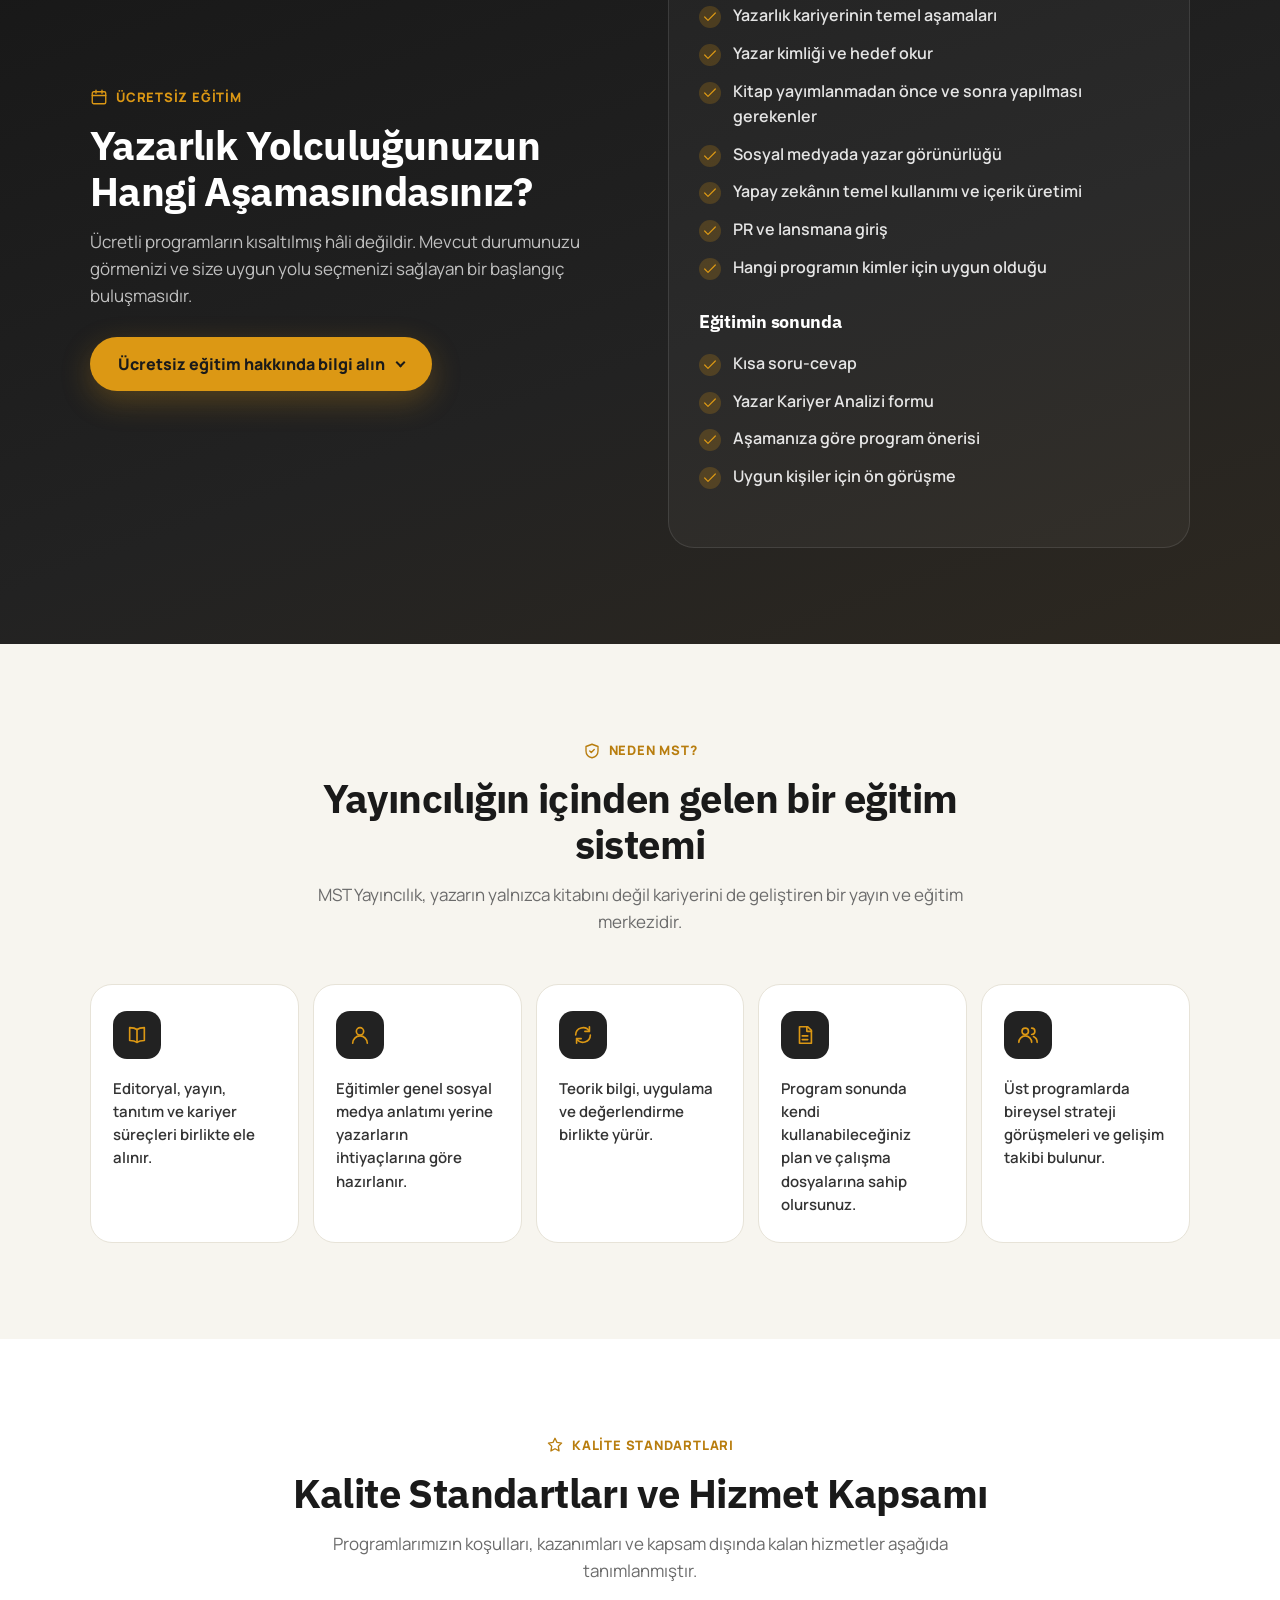
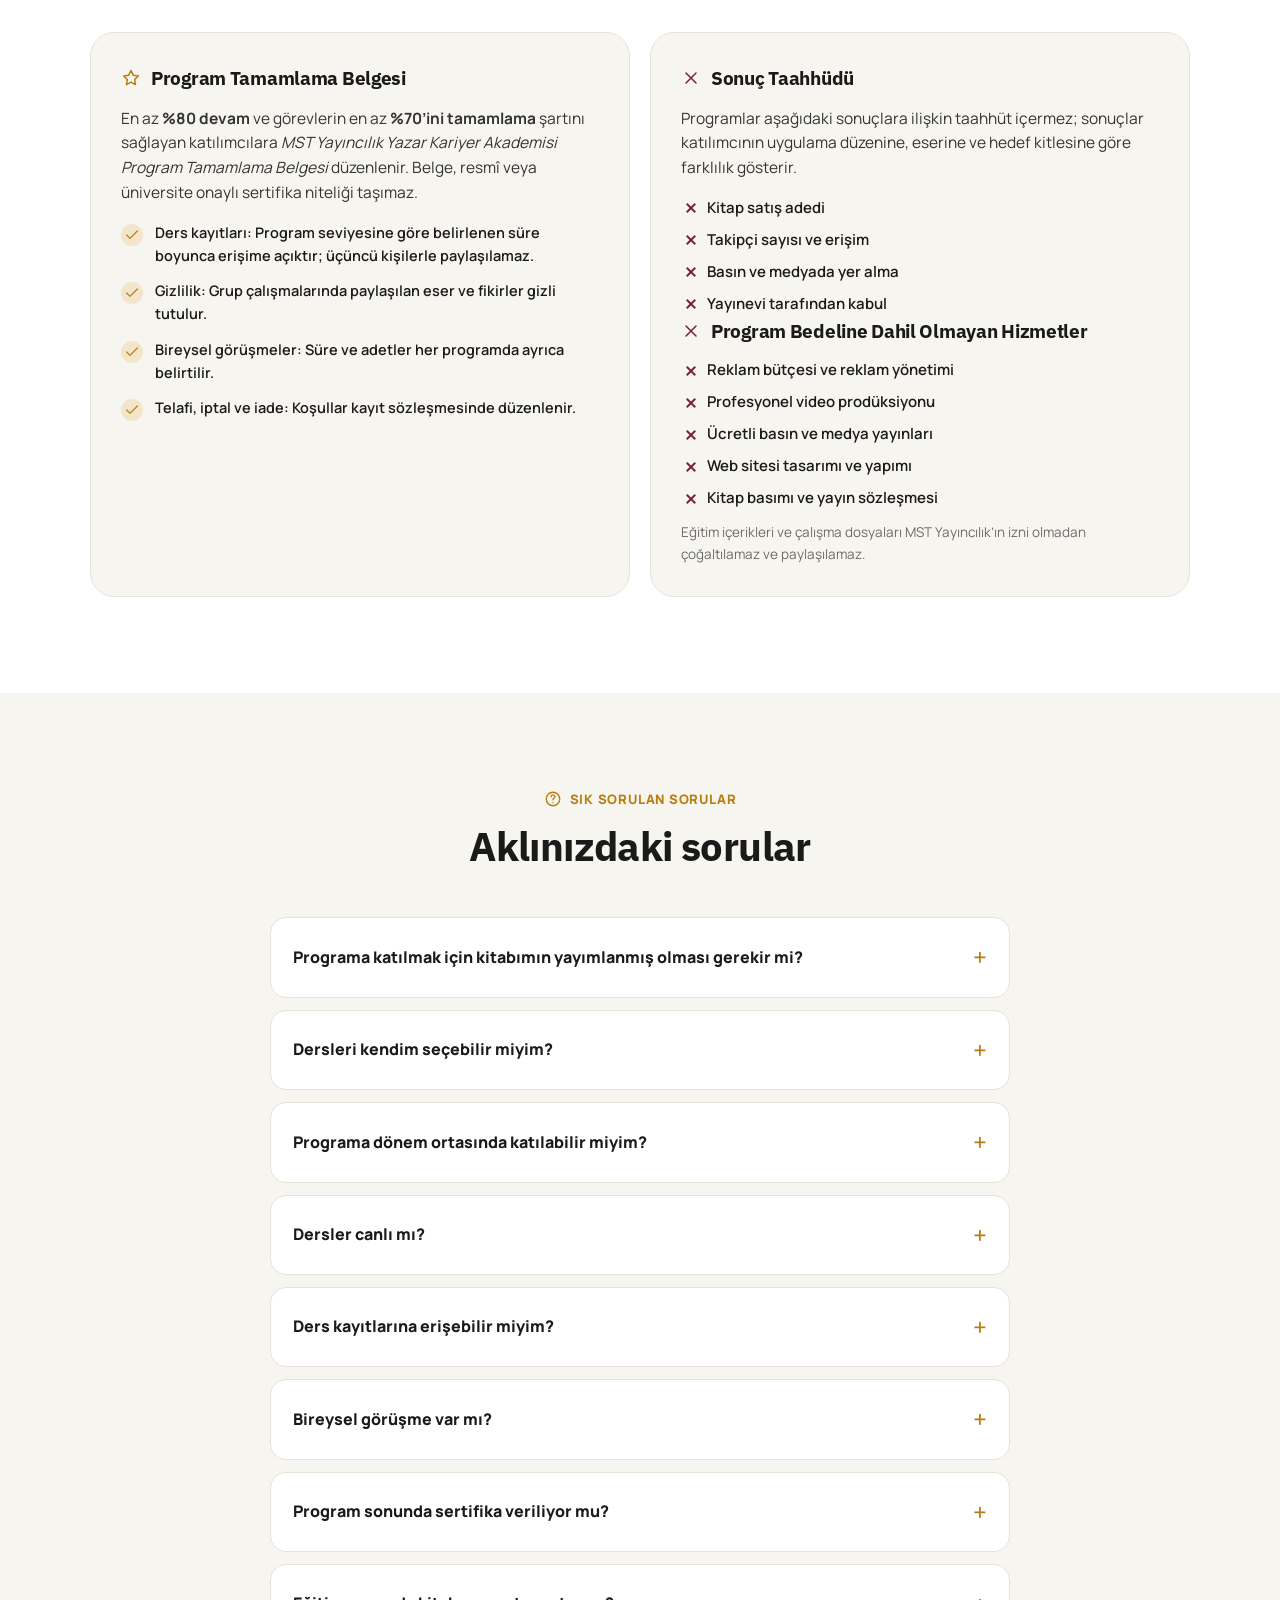
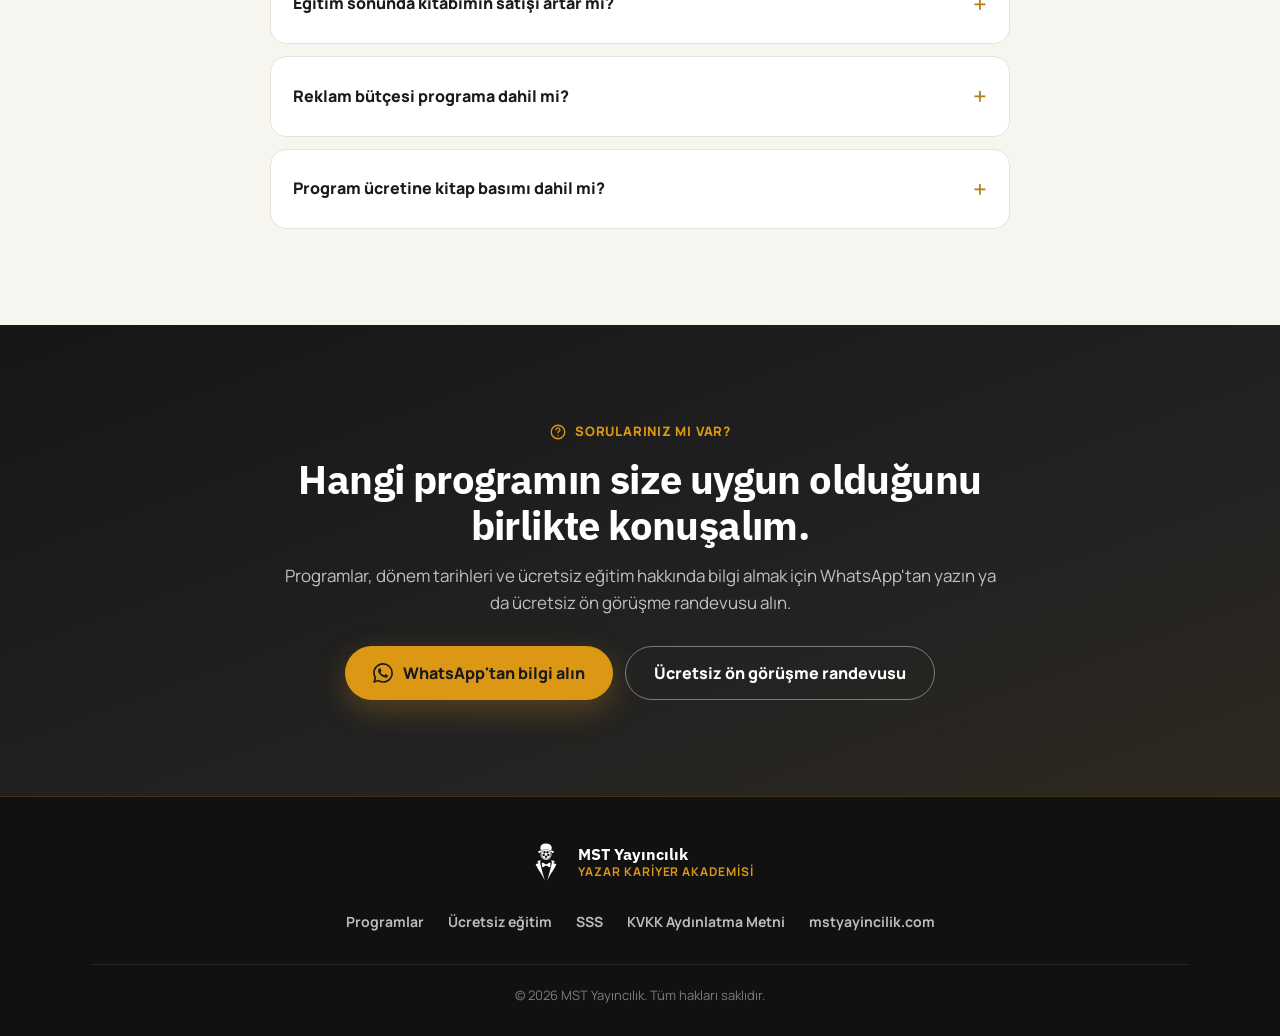
<file: demo/akademi.html>
<!doctype html>
<html lang="tr">
<head>
<meta charset="utf-8">
<meta name="viewport" content="width=device-width, initial-scale=1, viewport-fit=cover">
<meta name="theme-color" content="#161616">
<title>Yazar Kariyer Akademisi | MST Yayıncılık</title>
<!-- WordPress'siz önizleme: templates/akademi.php'nin çıktısından üretildi. Şablon değişirse yeniden üretilmeli. -->
<script>document.documentElement.classList.add('uyg-js');</script>
<link rel="stylesheet" href="https://fonts.googleapis.com/css2?family=IBM+Plex+Mono:wght@500&family=IBM+Plex+Sans:wght@500;600;700&family=Manrope:wght@400;500;600;700;800&display=swap">
<link rel="stylesheet" href="/mst-randevu/assets/randevu.css">
<link rel="stylesheet" href="/mst-randevu/assets/uygulama.css">
<link rel="stylesheet" href="/mst-randevu/assets/akademi.css">
</head>
<body class="mst-sayfa mst-uyg mst-akd">
<header class="mst-top">
            <div class="mst-top__in">
                <a class="mst-top__logo" href="https://mstyayincilik.com/" aria-label="Ana sayfa">
                    <img src="/mst-randevu/assets/mst-figur.png" alt="MST" width="50" height="50">
                </a>
                <button type="button" class="mst-top__menu" aria-label="Menüyü aç" aria-expanded="false" aria-controls="mst-top-menu"><span></span><span></span><span></span></button>
                <div class="mst-top__cta" id="mst-top-menu">
                    <a class="mst-top__btn mst-top__btn--wa" href="https://wa.me/905514112004?text=Merhaba%2C%20Yazar%20Kariyer%20Akademisi%20hakk%C4%B1nda%20bilgi%20almak%20istiyorum." target="_blank" rel="noopener" aria-label="WhatsApp'tan yazın"><svg class="mst-ic" width="18" height="18" viewBox="0 0 24 24" fill="currentColor" aria-hidden="true"><path d="M17.472 14.382c-.297-.149-1.758-.867-2.03-.967-.273-.099-.471-.148-.67.15-.197.297-.767.966-.94 1.164-.173.199-.347.223-.644.075-.297-.15-1.255-.463-2.39-1.475-.883-.788-1.48-1.761-1.653-2.059-.173-.297-.018-.458.13-.606.134-.133.298-.347.446-.52.149-.174.198-.298.298-.497.099-.198.05-.371-.025-.52-.075-.149-.669-1.612-.916-2.207-.242-.579-.487-.5-.669-.51-.173-.008-.371-.01-.57-.01-.198 0-.52.074-.792.372-.272.297-1.04 1.016-1.04 2.479 0 1.462 1.065 2.875 1.213 3.074.149.198 2.096 3.2 5.077 4.487.709.306 1.262.489 1.694.625.712.227 1.36.195 1.871.118.571-.085 1.758-.719 2.006-1.413.248-.694.248-1.289.173-1.413-.074-.124-.272-.198-.57-.347m-5.421 7.403h-.004a9.87 9.87 0 0 1-5.031-1.378l-.361-.214-3.741.982.998-3.648-.235-.374a9.86 9.86 0 0 1-1.51-5.26c.001-5.45 4.436-9.884 9.888-9.884 2.64 0 5.122 1.03 6.988 2.898a9.825 9.825 0 0 1 2.893 6.994c-.003 5.45-4.437 9.884-9.885 9.884m8.413-18.297A11.815 11.815 0 0 0 12.05 0C5.495 0 .16 5.335.157 11.892c0 2.096.547 4.142 1.588 5.945L.057 24l6.305-1.654a11.882 11.882 0 0 0 5.683 1.448h.005c6.554 0 11.89-5.335 11.893-11.893a11.821 11.821 0 0 0-3.48-8.413z"/></svg><span>WhatsApp</span></a>                    <a class="mst-top__btn mst-top__btn--mobil" href="https://mstyayincilik.com/"><span>Siteye Git</span><svg class="mst-ic" width="18" height="18" viewBox="0 0 24 24" fill="none" stroke="currentColor" stroke-width="2" stroke-linecap="round" stroke-linejoin="round" aria-hidden="true"><path d="M14 4h6v6M20 4l-9 9M19 14v5a1 1 0 0 1-1 1H5a1 1 0 0 1-1-1V6a1 1 0 0 1 1-1h5"/></svg></a>
                    <a class="mst-top__btn mst-top__btn--altin" href="/akademi-randevu"><span>Ön Görüşme Al</span></a>                </div>
            </div>
        </header>
        
<main class="uyg akd">

    <!-- ============ Açılış: sahne ============ -->
    <section class="akd-sahne" id="akademi">
        <div class="akd-sahne__isik" aria-hidden="true"><span class="akd-sahne__lamba"></span><span class="akd-sahne__huzme"></span><canvas class="akd-sahne__toz"></canvas><span class="akd-sahne__zemin"></span></div>
        <div class="uyg-kap akd-sahne__in">
            <p class="akd-sahne__yaz" data-akd-daktilo>MST Yayıncılık</p>
            <h1 class="akd-sahne__baslik">Yazar <em>Akademisi</em></h1>
            <p class="akd-sahne__alt">Yazma aşamasından profesyonel yazar markasına kadar uzanan, uygulama ve takip temelli eğitim programları. Yazar kimliğinizi netleştirin, doğru okura ulaşın, içerik sisteminizi kurun ve kariyerinizi planlı biçimde yönetin.</p>

            <div class="akd-sahne__cta">
                <a class="uyg-btn uyg-btn--altin" href="#programlar">Programları İnceleyin <svg class="uyg-ic" width="18" height="18" viewBox="0 0 24 24" fill="none" stroke="currentColor" stroke-width="1.8" stroke-linecap="round" stroke-linejoin="round" aria-hidden="true"><path d="M5 12h14M13 6l6 6-6 6"/></svg></a>
                <a class="akd-bilet-btn" href="#ucretsiz"><span class="akd-bilet-btn__kocan">Ücretsiz</span><span class="akd-bilet-btn__metin">Başlangıç eğitimi</span></a>
            </div>
        </div>
    </section>

    <nav class="akd-gezinti" aria-label="Sayfa bölümleri">
        <div class="uyg-kap">
            <a href="#sorun" data-akd-gez="sorun">Neden akademi?</a><a href="#yaklasim" data-akd-gez="yaklasim">Eğitim yaklaşımı</a><a href="#programlar" data-akd-gez="programlar">Programlar</a><a href="#karsilastirma" data-akd-gez="karsilastirma">Karşılaştırma</a><a href="#ucretsiz" data-akd-gez="ucretsiz">Ücretsiz eğitim</a><a href="#kapsam" data-akd-gez="kapsam">Kapsam</a><a href="#sss" data-akd-gez="sss">SSS</a><a href="#iletisim" data-akd-gez="iletisim">İletişim</a>        </div>
    </nav>

    <!-- ============ Sorun alanı ============ -->
    <section class="uyg-bolum uyg-bolum--acik" id="sorun">
        <div class="uyg-kap uyg-iki">
            <div>
                <header class="uyg-baslik uyg-baslik--sol">
                    <span class="uyg-ust"><svg class="uyg-ic" width="18" height="18" viewBox="0 0 24 24" fill="none" stroke="currentColor" stroke-width="1.8" stroke-linecap="round" stroke-linejoin="round" aria-hidden="true"><path d="M12 6c-2-1.5-5-2-8-2v14c3 0 6 .5 8 2 2-1.5 5-2 8-2V4c-3 0-6 .5-8 2z"/><path d="M12 6v14"/></svg> Neden akademi?</span>
                    <h2>İyi bir kitap, doğru okura ulaşmadığında potansiyelinin altında kalır.</h2>
                </header>
                <p class="akd-paragraf">Birçok yazar kitabını tamamladıktan sonra ne yapacağını bilemez. Sosyal medya kullanımı, video üretimi, yapay zekâ, lansman, PR, okur topluluğu ve satış kanalları birbirinden bağımsız ilerler.</p>
                <p class="akd-paragraf">Yazar Kariyer Akademisi bütün bu alanları <strong>belirli bir sıra içinde</strong> ele alır. Katılımcı konu seçmez; her program kendi yeterlilik seviyesine göre hazırlanmış sabit bir müfredatla yürür.</p>
            </div>
            <div class="akd-duzen" aria-hidden="true">
                <div class="akd-duzen__daginik">
                                            <span style="--i:0">Sosyal medya</span>
                                            <span style="--i:1">Video</span>
                                            <span style="--i:2">Yapay zekâ</span>
                                            <span style="--i:3">Lansman</span>
                                            <span style="--i:4">PR</span>
                                            <span style="--i:5">Okur topluluğu</span>
                                            <span style="--i:6">Satış kanalları</span>
                                        <small>Birbirinden bağımsız</small>
                </div>
                <div class="akd-duzen__ok"><svg class="uyg-ic" width="28" height="28" viewBox="0 0 24 24" fill="none" stroke="currentColor" stroke-width="1.8" stroke-linecap="round" stroke-linejoin="round" aria-hidden="true"><path d="M5 12h14M13 6l6 6-6 6"/></svg></div>
                <ol class="akd-duzen__sirali">
                                            <li>Kimlik ve hedef okur</li>
                                            <li>Marka ve profil</li>
                                            <li>İçerik sistemi</li>
                                            <li>Video ve yapay zekâ</li>
                                            <li>Lansman ve PR</li>
                                            <li>Topluluk ve satış</li>
                                    </ol>
            </div>
        </div>
    </section>

    <!-- ============ Eğitim yaklaşımı ============ -->
    <section class="uyg-bolum uyg-bolum--koyu" id="yaklasim">
        <div class="uyg-kap">
            <header class="uyg-baslik">
                <span class="uyg-ust"><svg class="uyg-ic" width="18" height="18" viewBox="0 0 24 24" fill="none" stroke="currentColor" stroke-width="1.8" stroke-linecap="round" stroke-linejoin="round" aria-hidden="true"><path d="M20 12a8 8 0 0 1-14.9 4M4 12a8 8 0 0 1 14.9-4"/><path d="M19 3v5h-5M5 21v-5h5"/></svg> Eğitim yaklaşımı</span>
                <h2>İzlenen bir kurs değil; uygulanan ve takip edilen bir sistem.</h2>
            </header>
            <ol class="akd-cark">
                <li><span>1</span>Analiz</li><li><span>2</span>Eğitim</li><li><span>3</span>Uygulama</li><li><span>4</span>Değerlendirme</li><li><span>5</span>Yeni plan</li>            </ol>
            <div class="akd-kurallar">
                                    <div class="akd-kural"><span class="akd-kural__ic"><svg class="uyg-ic" width="20" height="20" viewBox="0 0 24 24" fill="none" stroke="currentColor" stroke-width="1.8" stroke-linecap="round" stroke-linejoin="round" aria-hidden="true"><rect x="4" y="11" width="16" height="10" rx="2"/><path d="M8 11V7a4 4 0 0 1 8 0v4"/></svg></span><p>Programlar sabit müfredatla yürür; ders konuları katılımcıya göre değişmez.</p></div>
                                    <div class="akd-kural"><span class="akd-kural__ic"><svg class="uyg-ic" width="20" height="20" viewBox="0 0 24 24" fill="none" stroke="currentColor" stroke-width="1.8" stroke-linecap="round" stroke-linejoin="round" aria-hidden="true"><rect x="3" y="5" width="18" height="16" rx="2"/><path d="M3 10h18M8 3v4M16 3v4"/></svg></span><p>Programlar dönem sistemiyle açılır; dönem ortasında katılımcı alınmaz.</p></div>
                                    <div class="akd-kural"><span class="akd-kural__ic"><svg class="uyg-ic" width="20" height="20" viewBox="0 0 24 24" fill="none" stroke="currentColor" stroke-width="1.8" stroke-linecap="round" stroke-linejoin="round" aria-hidden="true"><path d="M4 20h4L19 9l-4-4L4 16z"/><path d="m13 7 4 4"/></svg></span><p>Her dersin bir uygulama görevi vardır.</p></div>
                                    <div class="akd-kural"><span class="akd-kural__ic"><svg class="uyg-ic" width="20" height="20" viewBox="0 0 24 24" fill="none" stroke="currentColor" stroke-width="1.8" stroke-linecap="round" stroke-linejoin="round" aria-hidden="true"><rect x="2" y="6" width="14" height="12" rx="2"/><path d="m16 10 6-3v10l-6-3"/></svg></span><p>Dersler canlı ve çevrim içi yapılır.</p></div>
                                    <div class="akd-kural"><span class="akd-kural__ic"><svg class="uyg-ic" width="20" height="20" viewBox="0 0 24 24" fill="none" stroke="currentColor" stroke-width="1.8" stroke-linecap="round" stroke-linejoin="round" aria-hidden="true"><circle cx="12" cy="12" r="9"/><path d="M12 7v5l3 2"/></svg></span><p>Ders kayıtlarına erişim süresi program seviyesine göre belirlenir.</p></div>
                                    <div class="akd-kural"><span class="akd-kural__ic"><svg class="uyg-ic" width="20" height="20" viewBox="0 0 24 24" fill="none" stroke="currentColor" stroke-width="1.8" stroke-linecap="round" stroke-linejoin="round" aria-hidden="true"><circle cx="12" cy="8" r="4"/><path d="M4 21a8 8 0 0 1 16 0"/></svg></span><p>Geri bildirim kapsamı program seviyesine göre genişler.</p></div>
                                    <div class="akd-kural"><span class="akd-kural__ic"><svg class="uyg-ic" width="20" height="20" viewBox="0 0 24 24" fill="none" stroke="currentColor" stroke-width="1.8" stroke-linecap="round" stroke-linejoin="round" aria-hidden="true"><circle cx="9" cy="8" r="3.5"/><path d="M2 20a7 7 0 0 1 14 0"/><path d="M16 4.5a3.5 3.5 0 0 1 0 7M22 20a7 7 0 0 0-4-6.3"/></svg></span><p>Üst programlarda kontenjan azalır, kişisel takip artar.</p></div>
                                    <div class="akd-kural"><span class="akd-kural__ic"><svg class="uyg-ic" width="20" height="20" viewBox="0 0 24 24" fill="none" stroke="currentColor" stroke-width="1.8" stroke-linecap="round" stroke-linejoin="round" aria-hidden="true"><path d="M6 3h9l4 4v14H6z"/><path d="M14 3v5h5M9 13h6M9 17h6"/></svg></span><p>Her katılımcı program boyunca kendi çalışma dosyalarını oluşturur.</p></div>
                            </div>
        </div>
    </section>

    <!-- ============ 12 konu alanı ============ -->
    <section class="uyg-bolum" id="alanlar">
        <div class="uyg-kap">
            <header class="uyg-baslik">
                <span class="uyg-ust"><svg class="uyg-ic" width="18" height="18" viewBox="0 0 24 24" fill="none" stroke="currentColor" stroke-width="1.8" stroke-linecap="round" stroke-linejoin="round" aria-hidden="true"><path d="M12 6c-2-1.5-5-2-8-2v14c3 0 6 .5 8 2 2-1.5 5-2 8-2V4c-3 0-6 .5-8 2z"/><path d="M12 6v14"/></svg> Eğitim havuzu</span>
                <h2>Kariyer eğitimlerinin 12 temel alanı</h2>
                <p>Katılımcı bu alanlardan seçim yapmaz; içerikler, ilgili programın sabit müfredatı içinde sırasıyla verilir.</p>
            </header>
            <ol class="akd-alanlar">
                                    <li><span class="akd-alanlar__no">01</span><span class="akd-alanlar__ic"><svg class="uyg-ic" width="20" height="20" viewBox="0 0 24 24" fill="none" stroke="currentColor" stroke-width="1.8" stroke-linecap="round" stroke-linejoin="round" aria-hidden="true"><circle cx="12" cy="8" r="4"/><path d="M4 21a8 8 0 0 1 16 0"/></svg></span><strong>Yazar kimliği ve konumlandırma</strong></li>
                                    <li><span class="akd-alanlar__no">02</span><span class="akd-alanlar__ic"><svg class="uyg-ic" width="20" height="20" viewBox="0 0 24 24" fill="none" stroke="currentColor" stroke-width="1.8" stroke-linecap="round" stroke-linejoin="round" aria-hidden="true"><circle cx="12" cy="12" r="9"/><circle cx="12" cy="12" r="5"/><circle cx="12" cy="12" r="1"/></svg></span><strong>Hedef okur ve okur psikolojisi</strong></li>
                                    <li><span class="akd-alanlar__no">03</span><span class="akd-alanlar__ic"><svg class="uyg-ic" width="20" height="20" viewBox="0 0 24 24" fill="none" stroke="currentColor" stroke-width="1.8" stroke-linecap="round" stroke-linejoin="round" aria-hidden="true"><path d="M4 20h4L19 9l-4-4L4 16z"/><path d="m13 7 4 4"/></svg></span><strong>Yazma disiplini ve eser planlama</strong></li>
                                    <li><span class="akd-alanlar__no">04</span><span class="akd-alanlar__ic"><svg class="uyg-ic" width="20" height="20" viewBox="0 0 24 24" fill="none" stroke="currentColor" stroke-width="1.8" stroke-linecap="round" stroke-linejoin="round" aria-hidden="true"><path d="M6 3h9l4 4v14H6z"/><path d="M14 3v5h5M9 13h6M9 17h6"/></svg></span><strong>Dosya sunumu, özet ve tanıtım metni</strong></li>
                                    <li><span class="akd-alanlar__no">05</span><span class="akd-alanlar__ic"><svg class="uyg-ic" width="20" height="20" viewBox="0 0 24 24" fill="none" stroke="currentColor" stroke-width="1.8" stroke-linecap="round" stroke-linejoin="round" aria-hidden="true"><rect x="3" y="4" width="18" height="16" rx="2"/><circle cx="9" cy="11" r="2.5"/><path d="M5.5 17a4 4 0 0 1 7 0M15 9h3M15 13h3"/></svg></span><strong>Kişisel marka ve profil mimarisi</strong></li>
                                    <li><span class="akd-alanlar__no">06</span><span class="akd-alanlar__ic"><svg class="uyg-ic" width="20" height="20" viewBox="0 0 24 24" fill="none" stroke="currentColor" stroke-width="1.8" stroke-linecap="round" stroke-linejoin="round" aria-hidden="true"><rect x="3" y="5" width="18" height="16" rx="2"/><path d="M3 10h18M8 3v4M16 3v4"/></svg></span><strong>İçerik stratejisi ve yayın takvimi</strong></li>
                                    <li><span class="akd-alanlar__no">07</span><span class="akd-alanlar__ic"><svg class="uyg-ic" width="20" height="20" viewBox="0 0 24 24" fill="none" stroke="currentColor" stroke-width="1.8" stroke-linecap="round" stroke-linejoin="round" aria-hidden="true"><rect x="2" y="6" width="14" height="12" rx="2"/><path d="m16 10 6-3v10l-6-3"/></svg></span><strong>Kısa video, kamera ve anlatım</strong></li>
                                    <li><span class="akd-alanlar__no">08</span><span class="akd-alanlar__ic"><svg class="uyg-ic" width="20" height="20" viewBox="0 0 24 24" fill="none" stroke="currentColor" stroke-width="1.8" stroke-linecap="round" stroke-linejoin="round" aria-hidden="true"><path d="M12 3v4M12 17v4M3 12h4M17 12h4M5.6 5.6l2.8 2.8M15.6 15.6l2.8 2.8M5.6 18.4l2.8-2.8M15.6 8.4l2.8-2.8"/></svg></span><strong>Yapay zekâ ile içerik üretimi</strong></li>
                                    <li><span class="akd-alanlar__no">09</span><span class="akd-alanlar__ic"><svg class="uyg-ic" width="20" height="20" viewBox="0 0 24 24" fill="none" stroke="currentColor" stroke-width="1.8" stroke-linecap="round" stroke-linejoin="round" aria-hidden="true"><path d="M5 15c-1.5 1.5-2 5-2 5s3.5-.5 5-2"/><path d="M9 15 6 12c1-3 4-8 12-9-1 8-6 11-9 12z"/><circle cx="14.5" cy="9.5" r="1.5"/></svg></span><strong>Kitap lansmanı ve kampanya planı</strong></li>
                                    <li><span class="akd-alanlar__no">10</span><span class="akd-alanlar__ic"><svg class="uyg-ic" width="20" height="20" viewBox="0 0 24 24" fill="none" stroke="currentColor" stroke-width="1.8" stroke-linecap="round" stroke-linejoin="round" aria-hidden="true"><rect x="9" y="3" width="6" height="11" rx="3"/><path d="M5 11a7 7 0 0 0 14 0M12 18v3"/></svg></span><strong>PR, medya ve röportaj hazırlığı</strong></li>
                                    <li><span class="akd-alanlar__no">11</span><span class="akd-alanlar__ic"><svg class="uyg-ic" width="20" height="20" viewBox="0 0 24 24" fill="none" stroke="currentColor" stroke-width="1.8" stroke-linecap="round" stroke-linejoin="round" aria-hidden="true"><circle cx="9" cy="8" r="3.5"/><path d="M2 20a7 7 0 0 1 14 0"/><path d="M16 4.5a3.5 3.5 0 0 1 0 7M22 20a7 7 0 0 0-4-6.3"/></svg></span><strong>Topluluk, etkinlik ve okur bağı</strong></li>
                                    <li><span class="akd-alanlar__no">12</span><span class="akd-alanlar__ic"><svg class="uyg-ic" width="20" height="20" viewBox="0 0 24 24" fill="none" stroke="currentColor" stroke-width="1.8" stroke-linecap="round" stroke-linejoin="round" aria-hidden="true"><path d="M3 3v18h18"/><path d="M7 15l4-4 3 3 5-6"/></svg></span><strong>Satış kanalları ve performans takibi</strong></li>
                            </ol>
        </div>
    </section>

    <!-- ============ Programlar ============ -->
    <section class="uyg-bolum akd-lacivert" id="programlar">
        <div class="uyg-kap">
            <header class="uyg-baslik">
                <span class="uyg-ust"><svg class="uyg-ic" width="18" height="18" viewBox="0 0 24 24" fill="none" stroke="currentColor" stroke-width="1.8" stroke-linecap="round" stroke-linejoin="round" aria-hidden="true"><path d="M6 3h9l4 4v14H6z"/><path d="M14 3v5h5M9 13h6M9 17h6"/></svg> Programlar</span>
                <h2>Seviyenize göre üç program</h2>
                <p>Üst programlarda kontenjan azalır, kişisel takip artar. Kayıtlar dönem başlangıcında alınır.</p>
            </header>
            <div class="akd-program-sekme" role="tablist">
                                    <a href="#program-temel" role="tab"><span>01</span>Temel Program</a>
                                    <a href="#program-marka" role="tab"><span>02</span>Marka ve Görünürlük</a>
                                    <a href="#program-mentorluk" role="tab"><span>03</span>Kariyer Mentorluk</a>
                            </div>

                            <article class="akd-program akd-program--temel" id="program-temel">
                    <header class="akd-program__bas">
                        <span class="akd-program__no">01</span>
                        <div>
                            <span class="akd-program__seviye">Başlangıç</span>
                            <h3>Yazar Akademisi Temel Programı</h3>
                            <p>Yazma aşamasında olan veya dosyasını yeni tamamlayan kişiler için başlangıç programı.</p>
                        </div>
                    </header>
                    <div class="akd-program__ikili">
                        <div class="akd-kutu"><small>Katılımcının yaşadığı sorun</small><p>Kitap fikri ya da yarım bir dosya var; ama yazma düzeni kurulamıyor, hedef okur ve yazar kimliği belirsiz, sosyal medyada ne paylaşılacağı bilinmiyor.</p></div>
                        <div class="akd-kutu akd-kutu--altin"><small>Programın hedefi</small><p>Yazar kimliğinizi, hedef okurunuzu ve sürdürülebilir üretim sisteminizi kurmak.</p></div>
                    </div>
                    <dl class="akd-olcu">
                        <div><dt>12 hafta</dt><dd>süre</dd></div><div><dt>24 canlı ders</dt><dd>haftada 2 · 75 dk</dd></div><div><dt>30 saat</dt><dd>canlı eğitim</dd></div><div><dt>90 gün</dt><dd>kayıt erişimi</dd></div><div><dt>En fazla 40</dt><dd>katılımcı</dd></div>                    </dl>
                    <div class="akd-program__ikili">
                        <div>
                            <h4>Süre ve ders sistemi</h4>
                            <ul class="uyg-liste "><li><svg class="uyg-ic" width="16" height="16" viewBox="0 0 24 24" fill="none" stroke="currentColor" stroke-width="1.8" stroke-linecap="round" stroke-linejoin="round" aria-hidden="true"><path d="M20 6 9 17l-5-5"/></svg><span>Aylık 8 canlı buluşma: 4 ana eğitim, 2 uygulama atölyesi, 1 çalışma değerlendirmesi, 1 soru-cevap ve gelişim kliniği</span></li><li><svg class="uyg-ic" width="16" height="16" viewBox="0 0 24 24" fill="none" stroke="currentColor" stroke-width="1.8" stroke-linecap="round" stroke-linejoin="round" aria-hidden="true"><path d="M20 6 9 17l-5-5"/></svg><span>Haftalık uygulama görevi</span></li><li><svg class="uyg-ic" width="16" height="16" viewBox="0 0 24 24" fill="none" stroke="currentColor" stroke-width="1.8" stroke-linecap="round" stroke-linejoin="round" aria-hidden="true"><path d="M20 6 9 17l-5-5"/></svg><span>Ayda 1 toplu çalışma değerlendirmesi</span></li><li><svg class="uyg-ic" width="16" height="16" viewBox="0 0 24 24" fill="none" stroke="currentColor" stroke-width="1.8" stroke-linecap="round" stroke-linejoin="round" aria-hidden="true"><path d="M20 6 9 17l-5-5"/></svg><span>Eğitim topluluğuna erişim</span></li></ul>                        </div>
                        <div>
                            <h4>Değerlendirme</h4>
                            <p class="akd-program__metin">Ayda 1 toplu çalışma değerlendirmesi. Bu programda bireysel görüşme bulunmaz.</p>
                        </div>
                    </div>
                    <details class="akd-acilir" open>
                        <summary>Sabit 12 haftalık müfredat <small>12 başlık</small></summary>
                        <ol class="akd-mufredat">
                                                            <li><span>1. Hafta</span><div><strong>Mevcut durum ve hedef belirleme</strong><p>Katılımcının yazarlık aşaması, hedefleri ve ihtiyaçları değerlendirilir.</p></div></li>
                                                            <li><span>2. Hafta</span><div><strong>Yazar kimliği ve konumlandırma</strong><p>Yazarın kendisini ve üretim alanını nasıl anlatacağı belirlenir.</p></div></li>
                                                            <li><span>3. Hafta</span><div><strong>Hedef okur ve okur psikolojisi</strong><p>Kitabın ve yazarın ulaşmak istediği okur profili oluşturulur.</p></div></li>
                                                            <li><span>4. Hafta</span><div><strong>Yazma disiplini ve eser planı</strong><p>Yazma takvimi, çalışma düzeni ve eser planlama sistemi kurulur.</p></div></li>
                                                            <li><span>5. Hafta</span><div><strong>Yazar markasının temelleri</strong><p>Yazarın dijital kimliği ve iletişim dili ele alınır.</p></div></li>
                                                            <li><span>6. Hafta</span><div><strong>İçerik sütunları ve yayın düzeni</strong><p>Yazarın düzenli paylaşım yapabileceği ana içerik alanları belirlenir.</p></div></li>
                                                            <li><span>7. Hafta</span><div><strong>Sosyal medya metni ve hikâye anlatımı</strong><p>Paylaşım metni, dikkat çekici açılış ve içerik anlatımı çalışılır.</p></div></li>
                                                            <li><span>8. Hafta</span><div><strong>Kamera ve kısa video</strong><p>Kamera karşısında konuşma ve kısa video senaryosu hazırlanır.</p></div></li>
                                                            <li><span>9. Hafta</span><div><strong>Yapay zekânın etik kullanımı</strong><p>Araştırma, fikir geliştirme ve içerik desteği için yapay zekâ sistemi kurulur.</p></div></li>
                                                            <li><span>10. Hafta</span><div><strong>Görsel ve video üretim düzeni</strong><p>Haftalık içerik hazırlama ve yayınlama iş akışı oluşturulur.</p></div></li>
                                                            <li><span>11. Hafta</span><div><strong>PR ve lansmana giriş</strong><p>Kitap tanıtımının, lansmanın ve medya iletişiminin temelleri anlatılır.</p></div></li>
                                                            <li><span>12. Hafta</span><div><strong>Performans ve devam planı</strong><p>Katılımcının 90 günlük gelişim yol haritası hazırlanır.</p></div></li>
                                                    </ol>
                    </details>
                    <details class="akd-acilir">
                        <summary>Program çıktıları <small>11 çalışma dosyası</small></summary>
                        <ul class="uyg-liste akd-ciktilar"><li><svg class="uyg-ic" width="16" height="16" viewBox="0 0 24 24" fill="none" stroke="currentColor" stroke-width="1.8" stroke-linecap="round" stroke-linejoin="round" aria-hidden="true"><path d="M20 6 9 17l-5-5"/></svg><span>Yazar kimliği ve konumlandırma belgesi</span></li><li><svg class="uyg-ic" width="16" height="16" viewBox="0 0 24 24" fill="none" stroke="currentColor" stroke-width="1.8" stroke-linecap="round" stroke-linejoin="round" aria-hidden="true"><path d="M20 6 9 17l-5-5"/></svg><span>Hedef okur profili</span></li><li><svg class="uyg-ic" width="16" height="16" viewBox="0 0 24 24" fill="none" stroke="currentColor" stroke-width="1.8" stroke-linecap="round" stroke-linejoin="round" aria-hidden="true"><path d="M20 6 9 17l-5-5"/></svg><span>30 günlük yazma sistemi</span></li><li><svg class="uyg-ic" width="16" height="16" viewBox="0 0 24 24" fill="none" stroke="currentColor" stroke-width="1.8" stroke-linecap="round" stroke-linejoin="round" aria-hidden="true"><path d="M20 6 9 17l-5-5"/></svg><span>Düzenlenmiş sosyal medya biyografisi</span></li><li><svg class="uyg-ic" width="16" height="16" viewBox="0 0 24 24" fill="none" stroke="currentColor" stroke-width="1.8" stroke-linecap="round" stroke-linejoin="round" aria-hidden="true"><path d="M20 6 9 17l-5-5"/></svg><span>Dört ana içerik alanı</span></li><li><svg class="uyg-ic" width="16" height="16" viewBox="0 0 24 24" fill="none" stroke="currentColor" stroke-width="1.8" stroke-linecap="round" stroke-linejoin="round" aria-hidden="true"><path d="M20 6 9 17l-5-5"/></svg><span>30 günlük içerik planı</span></li><li><svg class="uyg-ic" width="16" height="16" viewBox="0 0 24 24" fill="none" stroke="currentColor" stroke-width="1.8" stroke-linecap="round" stroke-linejoin="round" aria-hidden="true"><path d="M20 6 9 17l-5-5"/></svg><span>12 paylaşım fikri</span></li><li><svg class="uyg-ic" width="16" height="16" viewBox="0 0 24 24" fill="none" stroke="currentColor" stroke-width="1.8" stroke-linecap="round" stroke-linejoin="round" aria-hidden="true"><path d="M20 6 9 17l-5-5"/></svg><span>4 kısa video senaryosu</span></li><li><svg class="uyg-ic" width="16" height="16" viewBox="0 0 24 24" fill="none" stroke="currentColor" stroke-width="1.8" stroke-linecap="round" stroke-linejoin="round" aria-hidden="true"><path d="M20 6 9 17l-5-5"/></svg><span>Kişisel yapay zekâ prompt dosyası</span></li><li><svg class="uyg-ic" width="16" height="16" viewBox="0 0 24 24" fill="none" stroke="currentColor" stroke-width="1.8" stroke-linecap="round" stroke-linejoin="round" aria-hidden="true"><path d="M20 6 9 17l-5-5"/></svg><span>Temel kitap tanıtım planı</span></li><li><svg class="uyg-ic" width="16" height="16" viewBox="0 0 24 24" fill="none" stroke="currentColor" stroke-width="1.8" stroke-linecap="round" stroke-linejoin="round" aria-hidden="true"><path d="M20 6 9 17l-5-5"/></svg><span>90 günlük gelişim planı</span></li></ul>                    </details>
                    <div class="akd-program__alt">
                        <div class="akd-fiyat"><small>Program bedeli</small><strong>Aylık 2.490 TL + KDV</strong><span>Program süresi 3 ay · Toplam program bedeli 7.470 TL + KDV</span></div>
                        <p class="akd-program__not">Kayıtlar dönem başlangıcında alınır; dönem ortasında katılımcı eklenmez. Reklam bütçesi, prodüksiyon ve yayın hizmetleri fiyata dahil değildir. <a href="#kapsam">Kapsam</a></p>
                        <details class="akd-secim"><summary class="uyg-btn uyg-btn--altin">Bu program hakkında bilgi alın<span class="akd-secim__ok" aria-hidden="true"></span></summary><div class="akd-secim__panel"><p class="akd-secim__baslik">Nasıl bilgi almak istersiniz?</p><a class="akd-secim__secenek" href="https://wa.me/905514112004?text=Merhaba%2C%20Yazar%20Akademisi%20Temel%20Program%C4%B1%20hakk%C4%B1nda%20bilgi%20almak%20istiyorum." target="_blank" rel="noopener"><svg class="mst-ic" width="18" height="18" viewBox="0 0 24 24" fill="currentColor" aria-hidden="true"><path d="M17.472 14.382c-.297-.149-1.758-.867-2.03-.967-.273-.099-.471-.148-.67.15-.197.297-.767.966-.94 1.164-.173.199-.347.223-.644.075-.297-.15-1.255-.463-2.39-1.475-.883-.788-1.48-1.761-1.653-2.059-.173-.297-.018-.458.13-.606.134-.133.298-.347.446-.52.149-.174.198-.298.298-.497.099-.198.05-.371-.025-.52-.075-.149-.669-1.612-.916-2.207-.242-.579-.487-.5-.669-.51-.173-.008-.371-.01-.57-.01-.198 0-.52.074-.792.372-.272.297-1.04 1.016-1.04 2.479 0 1.462 1.065 2.875 1.213 3.074.149.198 2.096 3.2 5.077 4.487.709.306 1.262.489 1.694.625.712.227 1.36.195 1.871.118.571-.085 1.758-.719 2.006-1.413.248-.694.248-1.289.173-1.413-.074-.124-.272-.198-.57-.347m-5.421 7.403h-.004a9.87 9.87 0 0 1-5.031-1.378l-.361-.214-3.741.982.998-3.648-.235-.374a9.86 9.86 0 0 1-1.51-5.26c.001-5.45 4.436-9.884 9.888-9.884 2.64 0 5.122 1.03 6.988 2.898a9.825 9.825 0 0 1 2.893 6.994c-.003 5.45-4.437 9.884-9.885 9.884m8.413-18.297A11.815 11.815 0 0 0 12.05 0C5.495 0 .16 5.335.157 11.892c0 2.096.547 4.142 1.588 5.945L.057 24l6.305-1.654a11.882 11.882 0 0 0 5.683 1.448h.005c6.554 0 11.89-5.335 11.893-11.893a11.821 11.821 0 0 0-3.48-8.413z"/></svg><span><strong>WhatsApp’tan yazın</strong><small>Sorularınızı yazılı iletin</small></span></a><a class="akd-secim__secenek" href="/akademi-randevu?program=temel"><svg class="mst-ic" width="18" height="18" viewBox="0 0 24 24" fill="none" stroke="currentColor" stroke-width="2" stroke-linecap="round" stroke-linejoin="round" aria-hidden="true"><circle cx="12" cy="12" r="9"/><path d="M12 7v5l3 2"/></svg><span><strong>Ön görüşme randevusu alın</strong><small>Size uygun saatte sizi arayalım</small></span></a></div></details>                    </div>
                </article>
                            <article class="akd-program akd-program--marka" id="program-marka">
                    <header class="akd-program__bas">
                        <span class="akd-program__no">02</span>
                        <div>
                            <span class="akd-program__seviye">Uygulamalı gelişim</span>
                            <h3>Yazar Marka ve Görünürlük Programı</h3>
                            <p>Dosyası hazır veya kitabı yayımlanmış yazarlar için uygulamalı gelişim programı.</p>
                        </div>
                    </header>
                    <div class="akd-program__ikili">
                        <div class="akd-kutu"><small>Katılımcının yaşadığı sorun</small><p>Eser hazır ya da raflarda; fakat hedef okur netleşmemiş, düzenli içerik ve video üretimi yok, lansman ve PR hazırlığı dağınık ilerliyor.</p></div>
                        <div class="akd-kutu akd-kutu--altin"><small>Programın hedefi</small><p>Profesyonel yazar markanızı, içerik, video, lansman ve PR sisteminizi kurmak.</p></div>
                    </div>
                    <dl class="akd-olcu">
                        <div><dt>12 hafta</dt><dd>süre</dd></div><div><dt>30 grup çalışması</dt><dd>24 ders + 6 laboratuvar</dd></div><div><dt>3 bireysel</dt><dd>strateji görüşmesi · 45 dk</dd></div><div><dt>180 gün</dt><dd>kayıt erişimi</dd></div><div><dt>En fazla 16</dt><dd>katılımcı</dd></div>                    </dl>
                    <div class="akd-program__ikili">
                        <div>
                            <h4>Süre ve ders sistemi</h4>
                            <ul class="uyg-liste "><li><svg class="uyg-ic" width="16" height="16" viewBox="0 0 24 24" fill="none" stroke="currentColor" stroke-width="1.8" stroke-linecap="round" stroke-linejoin="round" aria-hidden="true"><path d="M20 6 9 17l-5-5"/></svg><span>24 ana canlı ders ve 6 uygulama laboratuvarı</span></li><li><svg class="uyg-ic" width="16" height="16" viewBox="0 0 24 24" fill="none" stroke="currentColor" stroke-width="1.8" stroke-linecap="round" stroke-linejoin="round" aria-hidden="true"><path d="M20 6 9 17l-5-5"/></svg><span>3 bireysel strateji görüşmesi (45 dakika)</span></li><li><svg class="uyg-ic" width="16" height="16" viewBox="0 0 24 24" fill="none" stroke="currentColor" stroke-width="1.8" stroke-linecap="round" stroke-linejoin="round" aria-hidden="true"><path d="M20 6 9 17l-5-5"/></svg><span>6 kişisel çalışma değerlendirmesi</span></li><li><svg class="uyg-ic" width="16" height="16" viewBox="0 0 24 24" fill="none" stroke="currentColor" stroke-width="1.8" stroke-linecap="round" stroke-linejoin="round" aria-hidden="true"><path d="M20 6 9 17l-5-5"/></svg><span>Haftalık uygulama görevi</span></li><li><svg class="uyg-ic" width="16" height="16" viewBox="0 0 24 24" fill="none" stroke="currentColor" stroke-width="1.8" stroke-linecap="round" stroke-linejoin="round" aria-hidden="true"><path d="M20 6 9 17l-5-5"/></svg><span>Yaklaşık 40 saat canlı çalışma</span></li></ul>                        </div>
                        <div>
                            <h4>Değerlendirme</h4>
                            <p class="akd-program__metin">6 kişisel çalışma değerlendirmesi ve 3 bireysel strateji görüşmesi (her biri 45 dakika).</p>
                        </div>
                    </div>
                    <details class="akd-acilir" >
                        <summary>Sabit müfredat <small>6 başlık</small></summary>
                        <ol class="akd-mufredat">
                                                            <li><span>1–2. haftalar</span><div><strong>Stratejik temel</strong><p>Yazar kariyer analizi · Eser analizi · Hedef okur psikolojisi · Yazar konumlandırması · Benzer yazar ve pazar incelemesi</p></div></li>
                                                            <li><span>3–4. haftalar</span><div><strong>Yazar markası</strong><p>Marka kişiliği · Profesyonel biyografi · İletişim dili · Sosyal medya profili · Görsel kimlik · Güven ve uzmanlık algısı</p></div></li>
                                                            <li><span>5–6. haftalar</span><div><strong>İçerik sistemi</strong><p>İçerik sütunları · İçerik takvimi · Hikâye anlatımı · Seri içerikler · Yapay zekâ ile araştırma ve metin geliştirme · Sürdürülebilir üretim düzeni</p></div></li>
                                                            <li><span>7–8. haftalar</span><div><strong>Video ve kamera</strong><p>Kamera karşısında anlatım · Reels açılışları · İzleyici tutma · Video senaryosu · Çekim planı · Mobil montaj · Kapak ve başlık sistemi</p></div></li>
                                                            <li><span>9–10. haftalar</span><div><strong>Lansman ve PR</strong><p>Kitabın ana mesajı · Lansman hikâyesi ve takvimi · Basın bülteni · Röportaj hazırlığı · Medyaya sunum · Kitap kulüpleri · İmza günü ve etkinlik planlaması</p></div></li>
                                                            <li><span>11–12. haftalar</span><div><strong>Büyüme ve ölçüm</strong><p>Satış kanalları · Organik tanıtım · Ücretli tanıtımın temelleri · Meta reklam mantığı · İçerik performansı · Temel KPI sistemi · 90 günlük görünürlük planı</p></div></li>
                                                    </ol>
                    </details>
                    <details class="akd-acilir">
                        <summary>Program çıktıları <small>12 çalışma dosyası</small></summary>
                        <ul class="uyg-liste akd-ciktilar"><li><svg class="uyg-ic" width="16" height="16" viewBox="0 0 24 24" fill="none" stroke="currentColor" stroke-width="1.8" stroke-linecap="round" stroke-linejoin="round" aria-hidden="true"><path d="M20 6 9 17l-5-5"/></svg><span>Yazar marka stratejisi</span></li><li><svg class="uyg-ic" width="16" height="16" viewBox="0 0 24 24" fill="none" stroke="currentColor" stroke-width="1.8" stroke-linecap="round" stroke-linejoin="round" aria-hidden="true"><path d="M20 6 9 17l-5-5"/></svg><span>Profesyonel biyografi</span></li><li><svg class="uyg-ic" width="16" height="16" viewBox="0 0 24 24" fill="none" stroke="currentColor" stroke-width="1.8" stroke-linecap="round" stroke-linejoin="round" aria-hidden="true"><path d="M20 6 9 17l-5-5"/></svg><span>Profil düzenleme raporu</span></li><li><svg class="uyg-ic" width="16" height="16" viewBox="0 0 24 24" fill="none" stroke="currentColor" stroke-width="1.8" stroke-linecap="round" stroke-linejoin="round" aria-hidden="true"><path d="M20 6 9 17l-5-5"/></svg><span>Görsel ve iletişim dili</span></li><li><svg class="uyg-ic" width="16" height="16" viewBox="0 0 24 24" fill="none" stroke="currentColor" stroke-width="1.8" stroke-linecap="round" stroke-linejoin="round" aria-hidden="true"><path d="M20 6 9 17l-5-5"/></svg><span>30 günlük içerik takvimi</span></li><li><svg class="uyg-ic" width="16" height="16" viewBox="0 0 24 24" fill="none" stroke="currentColor" stroke-width="1.8" stroke-linecap="round" stroke-linejoin="round" aria-hidden="true"><path d="M20 6 9 17l-5-5"/></svg><span>20 Reels konusu</span></li><li><svg class="uyg-ic" width="16" height="16" viewBox="0 0 24 24" fill="none" stroke="currentColor" stroke-width="1.8" stroke-linecap="round" stroke-linejoin="round" aria-hidden="true"><path d="M20 6 9 17l-5-5"/></svg><span>8 ayrıntılı video senaryosu</span></li><li><svg class="uyg-ic" width="16" height="16" viewBox="0 0 24 24" fill="none" stroke="currentColor" stroke-width="1.8" stroke-linecap="round" stroke-linejoin="round" aria-hidden="true"><path d="M20 6 9 17l-5-5"/></svg><span>Kitap lansman planı</span></li><li><svg class="uyg-ic" width="16" height="16" viewBox="0 0 24 24" fill="none" stroke="currentColor" stroke-width="1.8" stroke-linecap="round" stroke-linejoin="round" aria-hidden="true"><path d="M20 6 9 17l-5-5"/></svg><span>Basın bülteni taslağı</span></li><li><svg class="uyg-ic" width="16" height="16" viewBox="0 0 24 24" fill="none" stroke="currentColor" stroke-width="1.8" stroke-linecap="round" stroke-linejoin="round" aria-hidden="true"><path d="M20 6 9 17l-5-5"/></svg><span>Röportaj soru-cevap dosyası</span></li><li><svg class="uyg-ic" width="16" height="16" viewBox="0 0 24 24" fill="none" stroke="currentColor" stroke-width="1.8" stroke-linecap="round" stroke-linejoin="round" aria-hidden="true"><path d="M20 6 9 17l-5-5"/></svg><span>Satış kanalı analizi</span></li><li><svg class="uyg-ic" width="16" height="16" viewBox="0 0 24 24" fill="none" stroke="currentColor" stroke-width="1.8" stroke-linecap="round" stroke-linejoin="round" aria-hidden="true"><path d="M20 6 9 17l-5-5"/></svg><span>90 günlük görünürlük yol haritası</span></li></ul>                    </details>
                    <div class="akd-program__alt">
                        <div class="akd-fiyat"><small>Program bedeli</small><strong>24.900 TL + KDV</strong><span>12 haftalık program bedeli</span></div>
                        <p class="akd-program__not">Kayıtlar dönem başlangıcında alınır; dönem ortasında katılımcı eklenmez. Reklam bütçesi, prodüksiyon ve yayın hizmetleri fiyata dahil değildir. <a href="#kapsam">Kapsam</a></p>
                        <details class="akd-secim"><summary class="uyg-btn uyg-btn--altin">Bu program hakkında bilgi alın<span class="akd-secim__ok" aria-hidden="true"></span></summary><div class="akd-secim__panel"><p class="akd-secim__baslik">Nasıl bilgi almak istersiniz?</p><a class="akd-secim__secenek" href="https://wa.me/905514112004?text=Merhaba%2C%20Yazar%20Marka%20ve%20G%C3%B6r%C3%BCn%C3%BCrl%C3%BCk%20Program%C4%B1%20hakk%C4%B1nda%20bilgi%20almak%20istiyorum." target="_blank" rel="noopener"><svg class="mst-ic" width="18" height="18" viewBox="0 0 24 24" fill="currentColor" aria-hidden="true"><path d="M17.472 14.382c-.297-.149-1.758-.867-2.03-.967-.273-.099-.471-.148-.67.15-.197.297-.767.966-.94 1.164-.173.199-.347.223-.644.075-.297-.15-1.255-.463-2.39-1.475-.883-.788-1.48-1.761-1.653-2.059-.173-.297-.018-.458.13-.606.134-.133.298-.347.446-.52.149-.174.198-.298.298-.497.099-.198.05-.371-.025-.52-.075-.149-.669-1.612-.916-2.207-.242-.579-.487-.5-.669-.51-.173-.008-.371-.01-.57-.01-.198 0-.52.074-.792.372-.272.297-1.04 1.016-1.04 2.479 0 1.462 1.065 2.875 1.213 3.074.149.198 2.096 3.2 5.077 4.487.709.306 1.262.489 1.694.625.712.227 1.36.195 1.871.118.571-.085 1.758-.719 2.006-1.413.248-.694.248-1.289.173-1.413-.074-.124-.272-.198-.57-.347m-5.421 7.403h-.004a9.87 9.87 0 0 1-5.031-1.378l-.361-.214-3.741.982.998-3.648-.235-.374a9.86 9.86 0 0 1-1.51-5.26c.001-5.45 4.436-9.884 9.888-9.884 2.64 0 5.122 1.03 6.988 2.898a9.825 9.825 0 0 1 2.893 6.994c-.003 5.45-4.437 9.884-9.885 9.884m8.413-18.297A11.815 11.815 0 0 0 12.05 0C5.495 0 .16 5.335.157 11.892c0 2.096.547 4.142 1.588 5.945L.057 24l6.305-1.654a11.882 11.882 0 0 0 5.683 1.448h.005c6.554 0 11.89-5.335 11.893-11.893a11.821 11.821 0 0 0-3.48-8.413z"/></svg><span><strong>WhatsApp’tan yazın</strong><small>Sorularınızı yazılı iletin</small></span></a><a class="akd-secim__secenek" href="/akademi-randevu?program=marka"><svg class="mst-ic" width="18" height="18" viewBox="0 0 24 24" fill="none" stroke="currentColor" stroke-width="2" stroke-linecap="round" stroke-linejoin="round" aria-hidden="true"><circle cx="12" cy="12" r="9"/><path d="M12 7v5l3 2"/></svg><span><strong>Ön görüşme randevusu alın</strong><small>Size uygun saatte sizi arayalım</small></span></a></div></details>                    </div>
                </article>
                            <article class="akd-program akd-program--mentorluk" id="program-mentorluk">
                    <header class="akd-program__bas">
                        <span class="akd-program__no">03</span>
                        <div>
                            <span class="akd-program__seviye">Sınırlı kontenjan</span>
                            <h3>Yazar Kariyer Mentorluk Programı</h3>
                            <p>Kitabı yayımlanmış veya yayına hazır; profesyonel yazar markası, medya görünürlüğü ve uzun vadeli kariyer sistemi kurmak isteyenler için.</p>
                        </div>
                    </header>
                    <div class="akd-program__ikili">
                        <div class="akd-kutu"><small>Katılımcının yaşadığı sorun</small><p>Kitap raflarda; fakat görünürlük, medya ilişkileri, okur topluluğu ve ikinci eser tek bir kariyer planına bağlanmamış.</p></div>
                        <div class="akd-kutu akd-kutu--altin"><small>Programın hedefi</small><p>Kişisel takip ve mentorlukla 12 aylık profesyonel yazar kariyer sisteminizi kurmak.</p></div>
                    </div>
                    <dl class="akd-olcu">
                        <div><dt>16 hafta</dt><dd>süre</dd></div><div><dt>44 grup çalışması</dt><dd>32 ders + 8 lab + 4 kurul</dd></div><div><dt>8 bireysel</dt><dd>mentorluk görüşmesi · 45 dk</dd></div><div><dt>12 ay</dt><dd>kayıt erişimi</dd></div><div><dt>En fazla 8</dt><dd>katılımcı</dd></div>                    </dl>
                    <div class="akd-program__ikili">
                        <div>
                            <h4>Süre ve ders sistemi</h4>
                            <ul class="uyg-liste "><li><svg class="uyg-ic" width="16" height="16" viewBox="0 0 24 24" fill="none" stroke="currentColor" stroke-width="1.8" stroke-linecap="round" stroke-linejoin="round" aria-hidden="true"><path d="M20 6 9 17l-5-5"/></svg><span>32 canlı grup dersi, 8 uzmanlık laboratuvarı, 4 kariyer kurulu değerlendirmesi</span></li><li><svg class="uyg-ic" width="16" height="16" viewBox="0 0 24 24" fill="none" stroke="currentColor" stroke-width="1.8" stroke-linecap="round" stroke-linejoin="round" aria-hidden="true"><path d="M20 6 9 17l-5-5"/></svg><span>8 bireysel mentorluk görüşmesi (45 dakika)</span></li><li><svg class="uyg-ic" width="16" height="16" viewBox="0 0 24 24" fill="none" stroke="currentColor" stroke-width="1.8" stroke-linecap="round" stroke-linejoin="round" aria-hidden="true"><path d="M20 6 9 17l-5-5"/></svg><span>Haftalık kişisel görev takibi</span></li><li><svg class="uyg-ic" width="16" height="16" viewBox="0 0 24 24" fill="none" stroke="currentColor" stroke-width="1.8" stroke-linecap="round" stroke-linejoin="round" aria-hidden="true"><path d="M20 6 9 17l-5-5"/></svg><span>Aylık gelişim raporu</span></li><li><svg class="uyg-ic" width="16" height="16" viewBox="0 0 24 24" fill="none" stroke="currentColor" stroke-width="1.8" stroke-linecap="round" stroke-linejoin="round" aria-hidden="true"><path d="M20 6 9 17l-5-5"/></svg><span>Yaklaşık 55–60 saat eğitim ve mentorluk</span></li></ul>                        </div>
                        <div>
                            <h4>Değerlendirme</h4>
                            <p class="akd-program__metin">Haftalık kişisel görev takibi, aylık gelişim raporu, 4 kariyer kurulu değerlendirmesi ve 8 bireysel mentorluk görüşmesi (her biri 45 dakika).</p>
                        </div>
                    </div>
                    <details class="akd-acilir" >
                        <summary>Sabit müfredat · 6 aşama <small>6 başlık</small></summary>
                        <ol class="akd-mufredat">
                                                            <li><span>1. aşama</span><div><strong>Stratejik kimlik</strong><p>Mevcut durum analizi · Kariyer hedefleri · Yazar konumlandırması · Hedef okur analizi · Eserin pazardaki yeri · Yazarın iletişim dili</p></div></li>
                                                            <li><span>2. aşama</span><div><strong>Marka altyapısı</strong><p>Yazar marka mimarisi · Profesyonel profil · Biyografi · Görsel dil · Dijital varlık planı · İçerik sütunları · Web sitesi ihtiyaç planı</p></div></li>
                                                            <li><span>3. aşama</span><div><strong>İçerik ve üretim</strong><p>90 günlük içerik sistemi · Kamera eğitimi · Reels ve kısa video · Video senaryoları · Yapay zekâ üretim sistemi · Görsel üretim · Mobil montaj · Yayın düzeni</p></div></li>
                                                            <li><span>4. aşama</span><div><strong>Kitap lansmanı</strong><p>Lansman hikâyesi · Kampanya mesajları · Tanıtım takvimi · Organik içerik planı · Reklam kreatif briefleri · Lansman performansı · Satış kanalları</p></div></li>
                                                            <li><span>5. aşama</span><div><strong>PR ve medya</strong><p>Basın bülteni · Medya tanıtım dosyası · Röportaj hazırlığı · Kamera karşısında konuşma · Podcast hazırlığı · Haber ve makale fikirleri · Yorum ve kriz yönetimi</p></div></li>
                                                            <li><span>6. aşama</span><div><strong>Kariyer gelişimi</strong><p>Okur topluluğu · Kitap kulüpleri · Etkinlikler · İmza günü planı · Marka iş birlikleri · İkinci eser stratejisi · KPI takip sistemi · 12 aylık kariyer planı</p></div></li>
                                                    </ol>
                    </details>
                    <details class="akd-acilir">
                        <summary>Program çıktıları <small>16 çalışma dosyası</small></summary>
                        <ul class="uyg-liste akd-ciktilar"><li><svg class="uyg-ic" width="16" height="16" viewBox="0 0 24 24" fill="none" stroke="currentColor" stroke-width="1.8" stroke-linecap="round" stroke-linejoin="round" aria-hidden="true"><path d="M20 6 9 17l-5-5"/></svg><span>Kişisel yazar marka kitabı</span></li><li><svg class="uyg-ic" width="16" height="16" viewBox="0 0 24 24" fill="none" stroke="currentColor" stroke-width="1.8" stroke-linecap="round" stroke-linejoin="round" aria-hidden="true"><path d="M20 6 9 17l-5-5"/></svg><span>Profesyonel biyografi</span></li><li><svg class="uyg-ic" width="16" height="16" viewBox="0 0 24 24" fill="none" stroke="currentColor" stroke-width="1.8" stroke-linecap="round" stroke-linejoin="round" aria-hidden="true"><path d="M20 6 9 17l-5-5"/></svg><span>Hedef okur raporu</span></li><li><svg class="uyg-ic" width="16" height="16" viewBox="0 0 24 24" fill="none" stroke="currentColor" stroke-width="1.8" stroke-linecap="round" stroke-linejoin="round" aria-hidden="true"><path d="M20 6 9 17l-5-5"/></svg><span>Eser ve konumlandırma raporu</span></li><li><svg class="uyg-ic" width="16" height="16" viewBox="0 0 24 24" fill="none" stroke="currentColor" stroke-width="1.8" stroke-linecap="round" stroke-linejoin="round" aria-hidden="true"><path d="M20 6 9 17l-5-5"/></svg><span>Medya tanıtım dosyası</span></li><li><svg class="uyg-ic" width="16" height="16" viewBox="0 0 24 24" fill="none" stroke="currentColor" stroke-width="1.8" stroke-linecap="round" stroke-linejoin="round" aria-hidden="true"><path d="M20 6 9 17l-5-5"/></svg><span>90 günlük içerik takvimi</span></li><li><svg class="uyg-ic" width="16" height="16" viewBox="0 0 24 24" fill="none" stroke="currentColor" stroke-width="1.8" stroke-linecap="round" stroke-linejoin="round" aria-hidden="true"><path d="M20 6 9 17l-5-5"/></svg><span>24 kısa video konusu</span></li><li><svg class="uyg-ic" width="16" height="16" viewBox="0 0 24 24" fill="none" stroke="currentColor" stroke-width="1.8" stroke-linecap="round" stroke-linejoin="round" aria-hidden="true"><path d="M20 6 9 17l-5-5"/></svg><span>12 ayrıntılı video senaryosu</span></li><li><svg class="uyg-ic" width="16" height="16" viewBox="0 0 24 24" fill="none" stroke="currentColor" stroke-width="1.8" stroke-linecap="round" stroke-linejoin="round" aria-hidden="true"><path d="M20 6 9 17l-5-5"/></svg><span>Basın bülteni</span></li><li><svg class="uyg-ic" width="16" height="16" viewBox="0 0 24 24" fill="none" stroke="currentColor" stroke-width="1.8" stroke-linecap="round" stroke-linejoin="round" aria-hidden="true"><path d="M20 6 9 17l-5-5"/></svg><span>Röportaj hazırlık dosyası</span></li><li><svg class="uyg-ic" width="16" height="16" viewBox="0 0 24 24" fill="none" stroke="currentColor" stroke-width="1.8" stroke-linecap="round" stroke-linejoin="round" aria-hidden="true"><path d="M20 6 9 17l-5-5"/></svg><span>Kitap lansman planı</span></li><li><svg class="uyg-ic" width="16" height="16" viewBox="0 0 24 24" fill="none" stroke="currentColor" stroke-width="1.8" stroke-linecap="round" stroke-linejoin="round" aria-hidden="true"><path d="M20 6 9 17l-5-5"/></svg><span>Reklam mesajları</span></li><li><svg class="uyg-ic" width="16" height="16" viewBox="0 0 24 24" fill="none" stroke="currentColor" stroke-width="1.8" stroke-linecap="round" stroke-linejoin="round" aria-hidden="true"><path d="M20 6 9 17l-5-5"/></svg><span>Reklam kreatif briefleri</span></li><li><svg class="uyg-ic" width="16" height="16" viewBox="0 0 24 24" fill="none" stroke="currentColor" stroke-width="1.8" stroke-linecap="round" stroke-linejoin="round" aria-hidden="true"><path d="M20 6 9 17l-5-5"/></svg><span>KPI takip tablosu</span></li><li><svg class="uyg-ic" width="16" height="16" viewBox="0 0 24 24" fill="none" stroke="currentColor" stroke-width="1.8" stroke-linecap="round" stroke-linejoin="round" aria-hidden="true"><path d="M20 6 9 17l-5-5"/></svg><span>İkinci eser stratejisi</span></li><li><svg class="uyg-ic" width="16" height="16" viewBox="0 0 24 24" fill="none" stroke="currentColor" stroke-width="1.8" stroke-linecap="round" stroke-linejoin="round" aria-hidden="true"><path d="M20 6 9 17l-5-5"/></svg><span>12 aylık yazar kariyer yol haritası</span></li></ul>                    </details>
                    <div class="akd-program__alt">
                        <div class="akd-fiyat"><small>Program bedeli</small><strong>59.900 TL + KDV</strong><span>16 haftalık program bedeli · başvuru ve ön görüşme ile</span></div>
                        <p class="akd-program__not">Kayıtlar dönem başlangıcında alınır; dönem ortasında katılımcı eklenmez. Reklam bütçesi, prodüksiyon ve yayın hizmetleri fiyata dahil değildir. <a href="#kapsam">Kapsam</a></p>
                        <details class="akd-secim"><summary class="uyg-btn uyg-btn--altin">Bu program hakkında bilgi alın<span class="akd-secim__ok" aria-hidden="true"></span></summary><div class="akd-secim__panel"><p class="akd-secim__baslik">Nasıl bilgi almak istersiniz?</p><a class="akd-secim__secenek" href="https://wa.me/905514112004?text=Merhaba%2C%20Yazar%20Kariyer%20Mentorluk%20Program%C4%B1%20hakk%C4%B1nda%20bilgi%20almak%20istiyorum." target="_blank" rel="noopener"><svg class="mst-ic" width="18" height="18" viewBox="0 0 24 24" fill="currentColor" aria-hidden="true"><path d="M17.472 14.382c-.297-.149-1.758-.867-2.03-.967-.273-.099-.471-.148-.67.15-.197.297-.767.966-.94 1.164-.173.199-.347.223-.644.075-.297-.15-1.255-.463-2.39-1.475-.883-.788-1.48-1.761-1.653-2.059-.173-.297-.018-.458.13-.606.134-.133.298-.347.446-.52.149-.174.198-.298.298-.497.099-.198.05-.371-.025-.52-.075-.149-.669-1.612-.916-2.207-.242-.579-.487-.5-.669-.51-.173-.008-.371-.01-.57-.01-.198 0-.52.074-.792.372-.272.297-1.04 1.016-1.04 2.479 0 1.462 1.065 2.875 1.213 3.074.149.198 2.096 3.2 5.077 4.487.709.306 1.262.489 1.694.625.712.227 1.36.195 1.871.118.571-.085 1.758-.719 2.006-1.413.248-.694.248-1.289.173-1.413-.074-.124-.272-.198-.57-.347m-5.421 7.403h-.004a9.87 9.87 0 0 1-5.031-1.378l-.361-.214-3.741.982.998-3.648-.235-.374a9.86 9.86 0 0 1-1.51-5.26c.001-5.45 4.436-9.884 9.888-9.884 2.64 0 5.122 1.03 6.988 2.898a9.825 9.825 0 0 1 2.893 6.994c-.003 5.45-4.437 9.884-9.885 9.884m8.413-18.297A11.815 11.815 0 0 0 12.05 0C5.495 0 .16 5.335.157 11.892c0 2.096.547 4.142 1.588 5.945L.057 24l6.305-1.654a11.882 11.882 0 0 0 5.683 1.448h.005c6.554 0 11.89-5.335 11.893-11.893a11.821 11.821 0 0 0-3.48-8.413z"/></svg><span><strong>WhatsApp’tan yazın</strong><small>Sorularınızı yazılı iletin</small></span></a><a class="akd-secim__secenek" href="/akademi-randevu?program=mentorluk"><svg class="mst-ic" width="18" height="18" viewBox="0 0 24 24" fill="none" stroke="currentColor" stroke-width="2" stroke-linecap="round" stroke-linejoin="round" aria-hidden="true"><circle cx="12" cy="12" r="9"/><path d="M12 7v5l3 2"/></svg><span><strong>Ön görüşme randevusu alın</strong><small>Size uygun saatte sizi arayalım</small></span></a></div></details>                    </div>
                </article>
                    </div>
    </section>

    <!-- ============ Karşılaştırma ============ -->
    <section class="uyg-bolum" id="karsilastirma">
        <div class="uyg-kap">
            <header class="uyg-baslik">
                <span class="uyg-ust"><svg class="uyg-ic" width="18" height="18" viewBox="0 0 24 24" fill="none" stroke="currentColor" stroke-width="1.8" stroke-linecap="round" stroke-linejoin="round" aria-hidden="true"><path d="M3 3v18h18"/><path d="M7 15l4-4 3 3 5-6"/></svg> Karşılaştırma</span>
                <h2>Programlar yan yana</h2>
            </header>
            <div class="akd-tablo-kap">
                <table class="akd-tablo">
                    <thead><tr><th scope="col">Özellik</th><th scope="col" class="akd-tablo--temel">Temel Program</th><th scope="col" class="akd-tablo--marka">Marka ve Görünürlük</th><th scope="col" class="akd-tablo--mentorluk">Kariyer Mentorluk</th></tr></thead>
                    <tbody>
                                                    <tr><th scope="row">Süre</th><td>12 hafta</td><td>12 hafta</td><td>16 hafta</td></tr>
                                                    <tr><th scope="row">Grup çalışması</th><td>24</td><td>30</td><td>44</td></tr>
                                                    <tr><th scope="row">Bireysel görüşme</th><td>Yok</td><td>3</td><td>8</td></tr>
                                                    <tr><th scope="row">Değerlendirme</th><td>Toplu</td><td>6 kişisel çalışma</td><td>Haftalık takip</td></tr>
                                                    <tr><th scope="row">Kontenjan</th><td>40</td><td>16</td><td>8</td></tr>
                                                    <tr><th scope="row">Kayıt erişimi</th><td>90 gün</td><td>180 gün</td><td>12 ay</td></tr>
                                                    <tr><th scope="row">Ana sonuç</th><td>Temel üretim sistemi</td><td>Marka ve görünürlük sistemi</td><td>Profesyonel kariyer sistemi</td></tr>
                                                    <tr><th scope="row">Fiyat</th><td>2.490 TL / ay</td><td>24.900 TL</td><td>59.900 TL</td></tr>
                                            </tbody>
                </table>
            </div>
            <div class="akd-kiyas" aria-hidden="true">
                                    <div class="akd-kiyas__kart akd-kiyas__kart--temel">
                        <strong class="akd-kiyas__ad"><span>01</span> Temel Program</strong>
                        <dl>
                            <div><dt>Süre</dt><dd>12 hafta</dd></div><div><dt>Grup çalışması</dt><dd>24</dd></div><div><dt>Bireysel görüşme</dt><dd>Yok</dd></div><div><dt>Değerlendirme</dt><dd>Toplu</dd></div><div><dt>Kontenjan</dt><dd>40</dd></div><div><dt>Kayıt erişimi</dt><dd>90 gün</dd></div><div><dt>Ana sonuç</dt><dd>Temel üretim sistemi</dd></div><div><dt>Fiyat</dt><dd>2.490 TL / ay</dd></div>                        </dl>
                    </div>
                                    <div class="akd-kiyas__kart akd-kiyas__kart--marka">
                        <strong class="akd-kiyas__ad"><span>02</span> Marka ve Görünürlük</strong>
                        <dl>
                            <div><dt>Süre</dt><dd>12 hafta</dd></div><div><dt>Grup çalışması</dt><dd>30</dd></div><div><dt>Bireysel görüşme</dt><dd>3</dd></div><div><dt>Değerlendirme</dt><dd>6 kişisel çalışma</dd></div><div><dt>Kontenjan</dt><dd>16</dd></div><div><dt>Kayıt erişimi</dt><dd>180 gün</dd></div><div><dt>Ana sonuç</dt><dd>Marka ve görünürlük sistemi</dd></div><div><dt>Fiyat</dt><dd>24.900 TL</dd></div>                        </dl>
                    </div>
                                    <div class="akd-kiyas__kart akd-kiyas__kart--mentorluk">
                        <strong class="akd-kiyas__ad"><span>03</span> Kariyer Mentorluk</strong>
                        <dl>
                            <div><dt>Süre</dt><dd>16 hafta</dd></div><div><dt>Grup çalışması</dt><dd>44</dd></div><div><dt>Bireysel görüşme</dt><dd>8</dd></div><div><dt>Değerlendirme</dt><dd>Haftalık takip</dd></div><div><dt>Kontenjan</dt><dd>8</dd></div><div><dt>Kayıt erişimi</dt><dd>12 ay</dd></div><div><dt>Ana sonuç</dt><dd>Profesyonel kariyer sistemi</dd></div><div><dt>Fiyat</dt><dd>59.900 TL</dd></div>                        </dl>
                    </div>
                            </div>
            <p class="akd-dipnot">Tüm fiyatlara KDV eklenir.</p>
        </div>
    </section>

    <!-- ============ Ücretsiz eğitim ============ -->
    <section class="uyg-bolum uyg-bolum--koyu akd-ucretsiz" id="ucretsiz">
        <div class="uyg-kap uyg-iki">
            <div>
                <header class="uyg-baslik uyg-baslik--sol">
                    <span class="uyg-ust"><svg class="uyg-ic" width="18" height="18" viewBox="0 0 24 24" fill="none" stroke="currentColor" stroke-width="1.8" stroke-linecap="round" stroke-linejoin="round" aria-hidden="true"><rect x="3" y="5" width="18" height="16" rx="2"/><path d="M3 10h18M8 3v4M16 3v4"/></svg> Ücretsiz eğitim</span>
                    <h2>Yazarlık Yolculuğunuzun Hangi Aşamasındasınız?</h2>
                    <p>Ücretli programların kısaltılmış hâli değildir. Mevcut durumunuzu görmenizi ve size uygun yolu seçmenizi sağlayan bir başlangıç buluşmasıdır.</p>
                </header>
                <details class="akd-secim"><summary class="uyg-btn uyg-btn--altin">Ücretsiz eğitim hakkında bilgi alın<span class="akd-secim__ok" aria-hidden="true"></span></summary><div class="akd-secim__panel"><p class="akd-secim__baslik">Nasıl bilgi almak istersiniz?</p><a class="akd-secim__secenek" href="https://wa.me/905514112004?text=Merhaba%2C%20Yazar%20Kariyer%20Akademisi%20%C3%BCcretsiz%20e%C4%9Fitimi%20hakk%C4%B1nda%20bilgi%20almak%20istiyorum." target="_blank" rel="noopener"><svg class="mst-ic" width="18" height="18" viewBox="0 0 24 24" fill="currentColor" aria-hidden="true"><path d="M17.472 14.382c-.297-.149-1.758-.867-2.03-.967-.273-.099-.471-.148-.67.15-.197.297-.767.966-.94 1.164-.173.199-.347.223-.644.075-.297-.15-1.255-.463-2.39-1.475-.883-.788-1.48-1.761-1.653-2.059-.173-.297-.018-.458.13-.606.134-.133.298-.347.446-.52.149-.174.198-.298.298-.497.099-.198.05-.371-.025-.52-.075-.149-.669-1.612-.916-2.207-.242-.579-.487-.5-.669-.51-.173-.008-.371-.01-.57-.01-.198 0-.52.074-.792.372-.272.297-1.04 1.016-1.04 2.479 0 1.462 1.065 2.875 1.213 3.074.149.198 2.096 3.2 5.077 4.487.709.306 1.262.489 1.694.625.712.227 1.36.195 1.871.118.571-.085 1.758-.719 2.006-1.413.248-.694.248-1.289.173-1.413-.074-.124-.272-.198-.57-.347m-5.421 7.403h-.004a9.87 9.87 0 0 1-5.031-1.378l-.361-.214-3.741.982.998-3.648-.235-.374a9.86 9.86 0 0 1-1.51-5.26c.001-5.45 4.436-9.884 9.888-9.884 2.64 0 5.122 1.03 6.988 2.898a9.825 9.825 0 0 1 2.893 6.994c-.003 5.45-4.437 9.884-9.885 9.884m8.413-18.297A11.815 11.815 0 0 0 12.05 0C5.495 0 .16 5.335.157 11.892c0 2.096.547 4.142 1.588 5.945L.057 24l6.305-1.654a11.882 11.882 0 0 0 5.683 1.448h.005c6.554 0 11.89-5.335 11.893-11.893a11.821 11.821 0 0 0-3.48-8.413z"/></svg><span><strong>WhatsApp’tan yazın</strong><small>Sorularınızı yazılı iletin</small></span></a><a class="akd-secim__secenek" href="/akademi-randevu"><svg class="mst-ic" width="18" height="18" viewBox="0 0 24 24" fill="none" stroke="currentColor" stroke-width="2" stroke-linecap="round" stroke-linejoin="round" aria-hidden="true"><circle cx="12" cy="12" r="9"/><path d="M12 7v5l3 2"/></svg><span><strong>Ön görüşme randevusu alın</strong><small>Size uygun saatte sizi arayalım</small></span></a></div></details>            </div>
            <div class="akd-ucretsiz__icerik">
                <h3>Eğitimde neler var?</h3>
                <ul class="uyg-liste "><li><svg class="uyg-ic" width="16" height="16" viewBox="0 0 24 24" fill="none" stroke="currentColor" stroke-width="1.8" stroke-linecap="round" stroke-linejoin="round" aria-hidden="true"><path d="M20 6 9 17l-5-5"/></svg><span>Yazarlık kariyerinin temel aşamaları</span></li><li><svg class="uyg-ic" width="16" height="16" viewBox="0 0 24 24" fill="none" stroke="currentColor" stroke-width="1.8" stroke-linecap="round" stroke-linejoin="round" aria-hidden="true"><path d="M20 6 9 17l-5-5"/></svg><span>Yazar kimliği ve hedef okur</span></li><li><svg class="uyg-ic" width="16" height="16" viewBox="0 0 24 24" fill="none" stroke="currentColor" stroke-width="1.8" stroke-linecap="round" stroke-linejoin="round" aria-hidden="true"><path d="M20 6 9 17l-5-5"/></svg><span>Kitap yayımlanmadan önce ve sonra yapılması gerekenler</span></li><li><svg class="uyg-ic" width="16" height="16" viewBox="0 0 24 24" fill="none" stroke="currentColor" stroke-width="1.8" stroke-linecap="round" stroke-linejoin="round" aria-hidden="true"><path d="M20 6 9 17l-5-5"/></svg><span>Sosyal medyada yazar görünürlüğü</span></li><li><svg class="uyg-ic" width="16" height="16" viewBox="0 0 24 24" fill="none" stroke="currentColor" stroke-width="1.8" stroke-linecap="round" stroke-linejoin="round" aria-hidden="true"><path d="M20 6 9 17l-5-5"/></svg><span>Yapay zekânın temel kullanımı ve içerik üretimi</span></li><li><svg class="uyg-ic" width="16" height="16" viewBox="0 0 24 24" fill="none" stroke="currentColor" stroke-width="1.8" stroke-linecap="round" stroke-linejoin="round" aria-hidden="true"><path d="M20 6 9 17l-5-5"/></svg><span>PR ve lansmana giriş</span></li><li><svg class="uyg-ic" width="16" height="16" viewBox="0 0 24 24" fill="none" stroke="currentColor" stroke-width="1.8" stroke-linecap="round" stroke-linejoin="round" aria-hidden="true"><path d="M20 6 9 17l-5-5"/></svg><span>Hangi programın kimler için uygun olduğu</span></li></ul>                <h3>Eğitimin sonunda</h3>
                <ul class="uyg-liste "><li><svg class="uyg-ic" width="16" height="16" viewBox="0 0 24 24" fill="none" stroke="currentColor" stroke-width="1.8" stroke-linecap="round" stroke-linejoin="round" aria-hidden="true"><path d="M20 6 9 17l-5-5"/></svg><span>Kısa soru-cevap</span></li><li><svg class="uyg-ic" width="16" height="16" viewBox="0 0 24 24" fill="none" stroke="currentColor" stroke-width="1.8" stroke-linecap="round" stroke-linejoin="round" aria-hidden="true"><path d="M20 6 9 17l-5-5"/></svg><span>Yazar Kariyer Analizi formu</span></li><li><svg class="uyg-ic" width="16" height="16" viewBox="0 0 24 24" fill="none" stroke="currentColor" stroke-width="1.8" stroke-linecap="round" stroke-linejoin="round" aria-hidden="true"><path d="M20 6 9 17l-5-5"/></svg><span>Aşamanıza göre program önerisi</span></li><li><svg class="uyg-ic" width="16" height="16" viewBox="0 0 24 24" fill="none" stroke="currentColor" stroke-width="1.8" stroke-linecap="round" stroke-linejoin="round" aria-hidden="true"><path d="M20 6 9 17l-5-5"/></svg><span>Uygun kişiler için ön görüşme</span></li></ul>            </div>
        </div>
    </section>

    <!-- ============ Güven ============ -->
    <section class="uyg-bolum uyg-bolum--acik" id="guven">
        <div class="uyg-kap">
            <header class="uyg-baslik">
                <span class="uyg-ust"><svg class="uyg-ic" width="18" height="18" viewBox="0 0 24 24" fill="none" stroke="currentColor" stroke-width="1.8" stroke-linecap="round" stroke-linejoin="round" aria-hidden="true"><path d="M12 3 4 6v6c0 5 3.5 8 8 9 4.5-1 8-4 8-9V6z"/><path d="m9 12 2 2 4-4"/></svg> Neden MST?</span>
                <h2>Yayıncılığın içinden gelen bir eğitim sistemi</h2>
                <p>MST Yayıncılık, yazarın yalnızca kitabını değil kariyerini de geliştiren bir yayın ve eğitim merkezidir.</p>
            </header>
            <div class="akd-guven">
                                    <article class="uyg-ozellik"><span class="uyg-ozellik__ic"><svg class="uyg-ic" width="22" height="22" viewBox="0 0 24 24" fill="none" stroke="currentColor" stroke-width="1.8" stroke-linecap="round" stroke-linejoin="round" aria-hidden="true"><path d="M12 6c-2-1.5-5-2-8-2v14c3 0 6 .5 8 2 2-1.5 5-2 8-2V4c-3 0-6 .5-8 2z"/><path d="M12 6v14"/></svg></span><p>Editoryal, yayın, tanıtım ve kariyer süreçleri birlikte ele alınır.</p></article>
                                    <article class="uyg-ozellik"><span class="uyg-ozellik__ic"><svg class="uyg-ic" width="22" height="22" viewBox="0 0 24 24" fill="none" stroke="currentColor" stroke-width="1.8" stroke-linecap="round" stroke-linejoin="round" aria-hidden="true"><circle cx="12" cy="8" r="4"/><path d="M4 21a8 8 0 0 1 16 0"/></svg></span><p>Eğitimler genel sosyal medya anlatımı yerine yazarların ihtiyaçlarına göre hazırlanır.</p></article>
                                    <article class="uyg-ozellik"><span class="uyg-ozellik__ic"><svg class="uyg-ic" width="22" height="22" viewBox="0 0 24 24" fill="none" stroke="currentColor" stroke-width="1.8" stroke-linecap="round" stroke-linejoin="round" aria-hidden="true"><path d="M20 12a8 8 0 0 1-14.9 4M4 12a8 8 0 0 1 14.9-4"/><path d="M19 3v5h-5M5 21v-5h5"/></svg></span><p>Teorik bilgi, uygulama ve değerlendirme birlikte yürür.</p></article>
                                    <article class="uyg-ozellik"><span class="uyg-ozellik__ic"><svg class="uyg-ic" width="22" height="22" viewBox="0 0 24 24" fill="none" stroke="currentColor" stroke-width="1.8" stroke-linecap="round" stroke-linejoin="round" aria-hidden="true"><path d="M6 3h9l4 4v14H6z"/><path d="M14 3v5h5M9 13h6M9 17h6"/></svg></span><p>Program sonunda kendi kullanabileceğiniz plan ve çalışma dosyalarına sahip olursunuz.</p></article>
                                    <article class="uyg-ozellik"><span class="uyg-ozellik__ic"><svg class="uyg-ic" width="22" height="22" viewBox="0 0 24 24" fill="none" stroke="currentColor" stroke-width="1.8" stroke-linecap="round" stroke-linejoin="round" aria-hidden="true"><circle cx="9" cy="8" r="3.5"/><path d="M2 20a7 7 0 0 1 14 0"/><path d="M16 4.5a3.5 3.5 0 0 1 0 7M22 20a7 7 0 0 0-4-6.3"/></svg></span><p>Üst programlarda bireysel strateji görüşmeleri ve gelişim takibi bulunur.</p></article>
                            </div>
        </div>
    </section>

    <!-- ============ Kalite ve kapsam ============ -->
    <section class="uyg-bolum" id="kapsam">
        <div class="uyg-kap">
            <header class="uyg-baslik">
                <span class="uyg-ust"><svg class="uyg-ic" width="18" height="18" viewBox="0 0 24 24" fill="none" stroke="currentColor" stroke-width="1.8" stroke-linecap="round" stroke-linejoin="round" aria-hidden="true"><path d="m12 3 2.7 5.6 6.1.9-4.4 4.3 1 6.1L12 17l-5.4 2.9 1-6.1-4.4-4.3 6.1-.9z"/></svg> Kalite standartları</span>
                <h2>Kalite Standartları ve Hizmet Kapsamı</h2>
                <p>Programlarımızın koşulları, kazanımları ve kapsam dışında kalan hizmetler aşağıda tanımlanmıştır.</p>
            </header>
            <div class="akd-kapsam">
                <div class="akd-kapsam__kart">
                    <h3><svg class="uyg-ic" width="20" height="20" viewBox="0 0 24 24" fill="none" stroke="currentColor" stroke-width="1.8" stroke-linecap="round" stroke-linejoin="round" aria-hidden="true"><path d="m12 3 2.7 5.6 6.1.9-4.4 4.3 1 6.1L12 17l-5.4 2.9 1-6.1-4.4-4.3 6.1-.9z"/></svg> Program Tamamlama Belgesi</h3>
                    <p>En az <b>%80 devam</b> ve görevlerin en az <b>%70’ini tamamlama</b> şartını sağlayan katılımcılara <em>MST Yayıncılık Yazar Kariyer Akademisi Program Tamamlama Belgesi</em> düzenlenir. Belge, resmî veya üniversite onaylı sertifika niteliği taşımaz.</p>
                    <ul class="uyg-liste "><li><svg class="uyg-ic" width="16" height="16" viewBox="0 0 24 24" fill="none" stroke="currentColor" stroke-width="1.8" stroke-linecap="round" stroke-linejoin="round" aria-hidden="true"><path d="M20 6 9 17l-5-5"/></svg><span>Ders kayıtları: Program seviyesine göre belirlenen süre boyunca erişime açıktır; üçüncü kişilerle paylaşılamaz.</span></li><li><svg class="uyg-ic" width="16" height="16" viewBox="0 0 24 24" fill="none" stroke="currentColor" stroke-width="1.8" stroke-linecap="round" stroke-linejoin="round" aria-hidden="true"><path d="M20 6 9 17l-5-5"/></svg><span>Gizlilik: Grup çalışmalarında paylaşılan eser ve fikirler gizli tutulur.</span></li><li><svg class="uyg-ic" width="16" height="16" viewBox="0 0 24 24" fill="none" stroke="currentColor" stroke-width="1.8" stroke-linecap="round" stroke-linejoin="round" aria-hidden="true"><path d="M20 6 9 17l-5-5"/></svg><span>Bireysel görüşmeler: Süre ve adetler her programda ayrıca belirtilir.</span></li><li><svg class="uyg-ic" width="16" height="16" viewBox="0 0 24 24" fill="none" stroke="currentColor" stroke-width="1.8" stroke-linecap="round" stroke-linejoin="round" aria-hidden="true"><path d="M20 6 9 17l-5-5"/></svg><span>Telafi, iptal ve iade: Koşullar kayıt sözleşmesinde düzenlenir.</span></li></ul>                </div>
                <div class="akd-kapsam__kart akd-kapsam__kart--sinir">
                    <h3><svg class="uyg-ic" width="20" height="20" viewBox="0 0 24 24" fill="none" stroke="currentColor" stroke-width="1.8" stroke-linecap="round" stroke-linejoin="round" aria-hidden="true"><path d="M6 6l12 12M18 6 6 18"/></svg> Sonuç Taahhüdü</h3>
                    <p>Programlar aşağıdaki sonuçlara ilişkin taahhüt içermez; sonuçlar katılımcının uygulama düzenine, eserine ve hedef kitlesine göre farklılık gösterir.</p>
                    <ul class="akd-sinir">
                        <li>Kitap satış adedi</li><li>Takipçi sayısı ve erişim</li><li>Basın ve medyada yer alma</li><li>Yayınevi tarafından kabul</li>                    </ul>
                    <h3 class="akd-kapsam__ara"><svg class="uyg-ic" width="20" height="20" viewBox="0 0 24 24" fill="none" stroke="currentColor" stroke-width="1.8" stroke-linecap="round" stroke-linejoin="round" aria-hidden="true"><path d="M6 6l12 12M18 6 6 18"/></svg> Program Bedeline Dahil Olmayan Hizmetler</h3>
                    <ul class="akd-sinir">
                        <li>Reklam bütçesi ve reklam yönetimi</li><li>Profesyonel video prodüksiyonu</li><li>Ücretli basın ve medya yayınları</li><li>Web sitesi tasarımı ve yapımı</li><li>Kitap basımı ve yayın sözleşmesi</li>                    </ul>
                    <p class="akd-kapsam__not">Eğitim içerikleri ve çalışma dosyaları MST Yayıncılık’ın izni olmadan çoğaltılamaz ve paylaşılamaz.</p>
                </div>
            </div>
        </div>
    </section>

    <!-- ============ SSS ============ -->
    <section class="uyg-bolum uyg-bolum--acik" id="sss">
        <div class="uyg-kap uyg-dar">
            <header class="uyg-baslik"><span class="uyg-ust"><svg class="uyg-ic" width="18" height="18" viewBox="0 0 24 24" fill="none" stroke="currentColor" stroke-width="1.8" stroke-linecap="round" stroke-linejoin="round" aria-hidden="true"><circle cx="12" cy="12" r="9"/><path d="M9.5 9a2.5 2.5 0 1 1 3.5 2.3c-.6.3-1 .9-1 1.7M12 17h.01"/></svg> Sık sorulan sorular</span><h2>Aklınızdaki sorular</h2></header>
            <div class="uyg-sss">
                                    <details><summary>Programa katılmak için kitabımın yayımlanmış olması gerekir mi?</summary><p>Hayır. Temel Program, yazma aşamasında olan veya dosyasını yeni tamamlayan kişiler için hazırlanmıştır. Diğer programlar dosyası hazır veya kitabı yayımlanmış yazarlara yöneliktir.</p></details>
                                    <details><summary>Dersleri kendim seçebilir miyim?</summary><p>Hayır. Her program, belirli bir yeterlilik seviyesine göre hazırlanmış sabit müfredata sahiptir.</p></details>
                                    <details><summary>Programa dönem ortasında katılabilir miyim?</summary><p>Hayır. Dersler birbirinin devamı olduğu için kayıtlar dönem başlangıcında alınır.</p></details>
                                    <details><summary>Dersler canlı mı?</summary><p>Evet. Eğitimler çevrim içi ve canlı olarak gerçekleştirilir.</p></details>
                                    <details><summary>Ders kayıtlarına erişebilir miyim?</summary><p>Evet. Temel Program’da 90 gün, Marka ve Görünürlük Programı’nda 180 gün, Kariyer Mentorluk Programı’nda 12 ay kayıt erişimi bulunur.</p></details>
                                    <details><summary>Bireysel görüşme var mı?</summary><p>Temel Program’da bireysel görüşme bulunmaz. Marka ve Görünürlük Programı’nda 3, Kariyer Mentorluk Programı’nda 8 bireysel görüşme bulunur.</p></details>
                                    <details><summary>Program sonunda sertifika veriliyor mu?</summary><p>Devam ve görev tamamlama koşullarını sağlayan katılımcılara MST Yayıncılık Yazar Kariyer Akademisi Program Tamamlama Belgesi verilebilir. Bu belge resmî veya üniversite onaylı bir sertifika değildir.</p></details>
                                    <details><summary>Eğitim sonunda kitabımın satışı artar mı?</summary><p>Eğitim programı satış garantisi vermez. Katılımcının hedef okurunu, içeriğini, tanıtımını ve kariyer planını daha düzenli yönetmesini amaçlar.</p></details>
                                    <details><summary>Reklam bütçesi programa dahil mi?</summary><p>Hayır. Reklam bütçesi, reklam yönetimi ve prodüksiyon hizmetleri ayrıca planlanır.</p></details>
                                    <details><summary>Program ücretine kitap basımı dahil mi?</summary><p>Hayır. Akademi programları ile yayın paketleri birbirinden ayrı hizmetlerdir.</p></details>
                            </div>
        </div>
    </section>

    <!-- ============ İletişim ============ -->
    <section class="uyg-bolum uyg-bolum--koyu akd-iletisim" id="iletisim">
        <div class="uyg-kap akd-iletisim__in">
            <header class="uyg-baslik">
                <span class="uyg-ust"><svg class="uyg-ic" width="18" height="18" viewBox="0 0 24 24" fill="none" stroke="currentColor" stroke-width="1.8" stroke-linecap="round" stroke-linejoin="round" aria-hidden="true"><circle cx="12" cy="12" r="9"/><path d="M9.5 9a2.5 2.5 0 1 1 3.5 2.3c-.6.3-1 .9-1 1.7M12 17h.01"/></svg> Sorularınız mı var?</span>
                <h2>Hangi programın size uygun olduğunu birlikte konuşalım.</h2>
                <p>Programlar, dönem tarihleri ve ücretsiz eğitim hakkında bilgi almak için WhatsApp'tan yazın ya da ücretsiz ön görüşme randevusu alın.</p>
            </header>
            <div class="akd-iletisim__butonlar">
                <a class="uyg-btn uyg-btn--altin" href="https://wa.me/905514112004?text=Merhaba%2C%20Yazar%20Kariyer%20Akademisi%20hakk%C4%B1nda%20bilgi%20almak%20istiyorum." target="_blank" rel="noopener"><svg class="mst-ic" width="18" height="18" viewBox="0 0 24 24" fill="currentColor" aria-hidden="true"><path d="M17.472 14.382c-.297-.149-1.758-.867-2.03-.967-.273-.099-.471-.148-.67.15-.197.297-.767.966-.94 1.164-.173.199-.347.223-.644.075-.297-.15-1.255-.463-2.39-1.475-.883-.788-1.48-1.761-1.653-2.059-.173-.297-.018-.458.13-.606.134-.133.298-.347.446-.52.149-.174.198-.298.298-.497.099-.198.05-.371-.025-.52-.075-.149-.669-1.612-.916-2.207-.242-.579-.487-.5-.669-.51-.173-.008-.371-.01-.57-.01-.198 0-.52.074-.792.372-.272.297-1.04 1.016-1.04 2.479 0 1.462 1.065 2.875 1.213 3.074.149.198 2.096 3.2 5.077 4.487.709.306 1.262.489 1.694.625.712.227 1.36.195 1.871.118.571-.085 1.758-.719 2.006-1.413.248-.694.248-1.289.173-1.413-.074-.124-.272-.198-.57-.347m-5.421 7.403h-.004a9.87 9.87 0 0 1-5.031-1.378l-.361-.214-3.741.982.998-3.648-.235-.374a9.86 9.86 0 0 1-1.51-5.26c.001-5.45 4.436-9.884 9.888-9.884 2.64 0 5.122 1.03 6.988 2.898a9.825 9.825 0 0 1 2.893 6.994c-.003 5.45-4.437 9.884-9.885 9.884m8.413-18.297A11.815 11.815 0 0 0 12.05 0C5.495 0 .16 5.335.157 11.892c0 2.096.547 4.142 1.588 5.945L.057 24l6.305-1.654a11.882 11.882 0 0 0 5.683 1.448h.005c6.554 0 11.89-5.335 11.893-11.893a11.821 11.821 0 0 0-3.48-8.413z"/></svg> WhatsApp'tan bilgi alın</a>                <a class="uyg-btn uyg-btn--cizgi" href="/akademi-randevu">Ücretsiz ön görüşme randevusu</a>
            </div>
        </div>
    </section>

        <div class="akd-alt" role="contentinfo">
        <div class="uyg-kap akd-alt__in">
            <a class="akd-alt__marka" href="https://mstyayincilik.com/">
                <img src="/mst-randevu/assets/mst-figur.png" alt="" width="40" height="40" loading="lazy">
                <span><strong>MST Yayıncılık</strong><small>Yazar Kariyer Akademisi</small></span>
            </a>
            <nav class="akd-alt__linkler" aria-label="Alt menü">
                <a href="#programlar">Programlar</a>
                <a href="#ucretsiz">Ücretsiz eğitim</a>
                <a href="#sss">SSS</a>
                <a href="https://mstyayincilik.com/kvkk-aydinlatma-metni/">KVKK Aydınlatma Metni</a>
                <a href="https://mstyayincilik.com/">mstyayincilik.com</a>
            </nav>
            <p class="akd-alt__telif">© 2026 MST Yayıncılık. Tüm hakları saklıdır.</p>
        </div>
    </div>
</main>
<script src="/mst-randevu/assets/randevu.js"></script>
<script src="/mst-randevu/assets/uygulama.js"></script>
<script src="/mst-randevu/assets/akademi.js"></script>
</body>
</html>
</file>
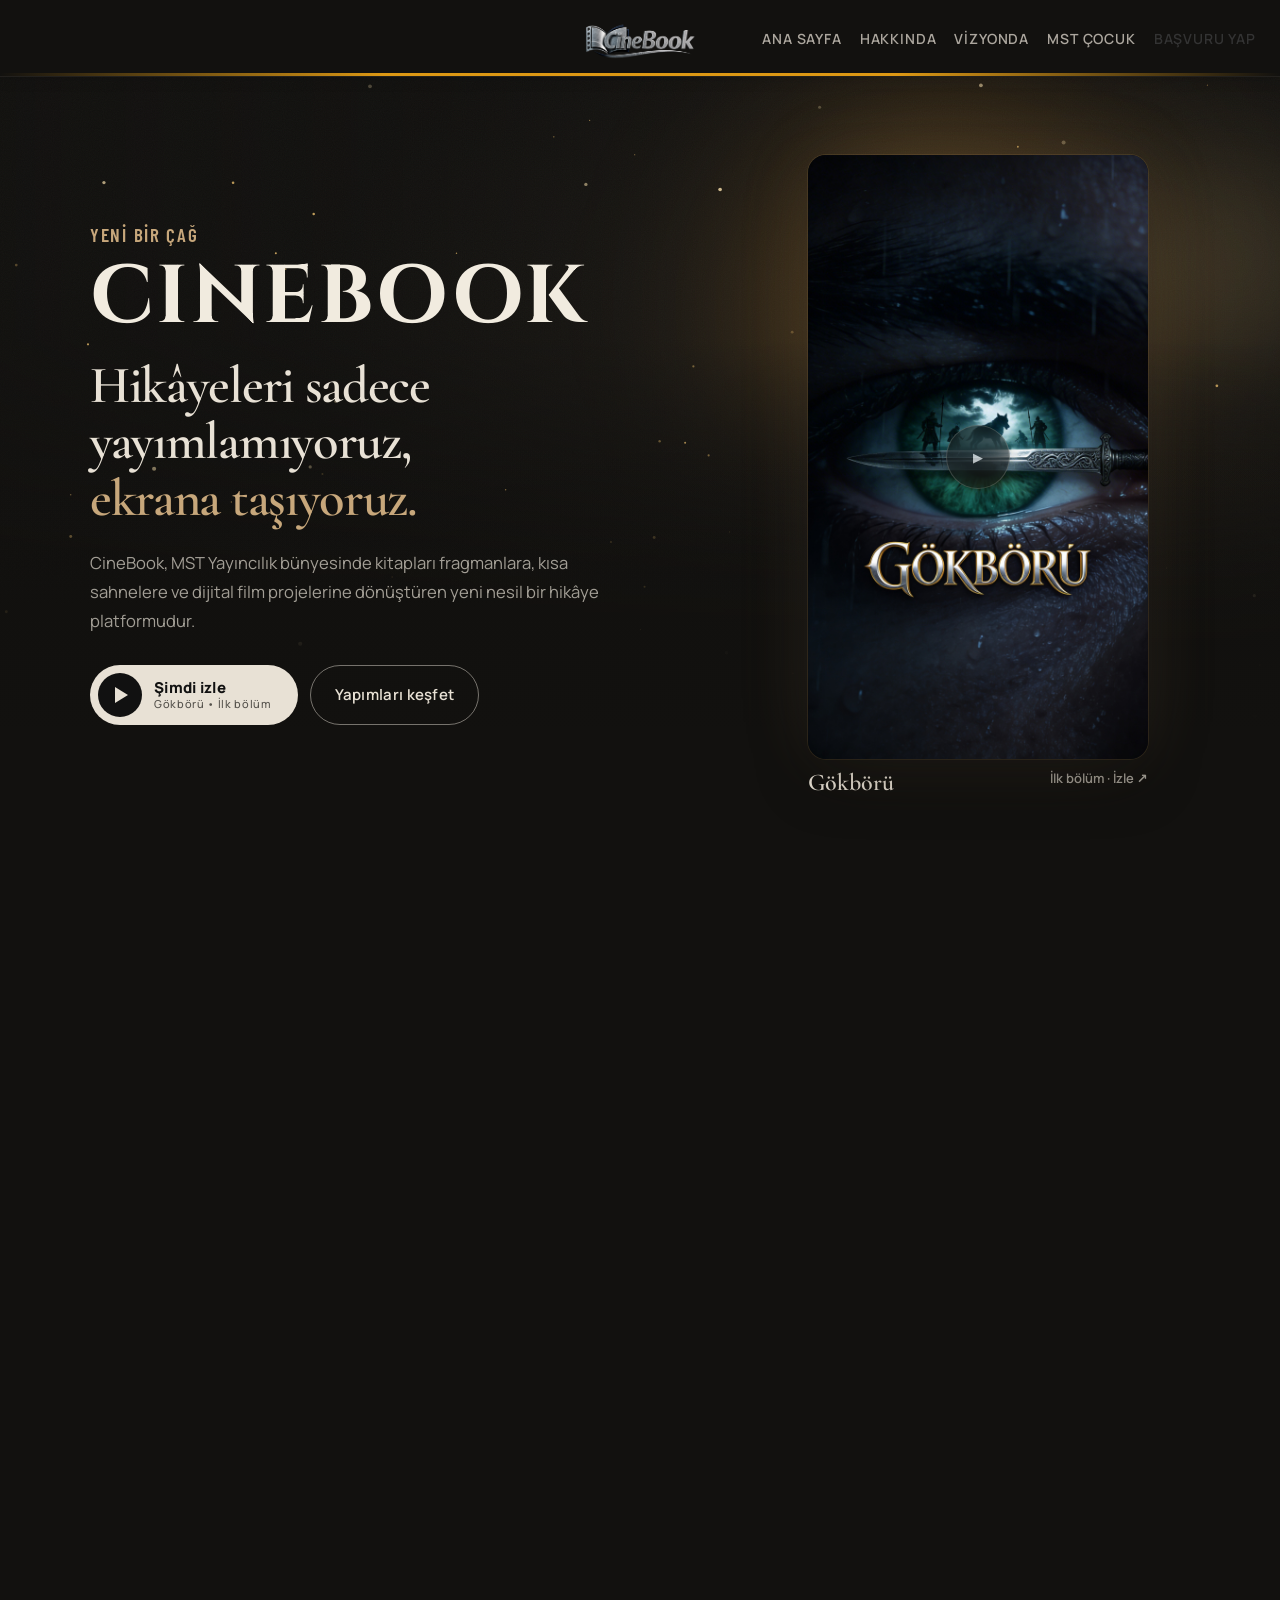
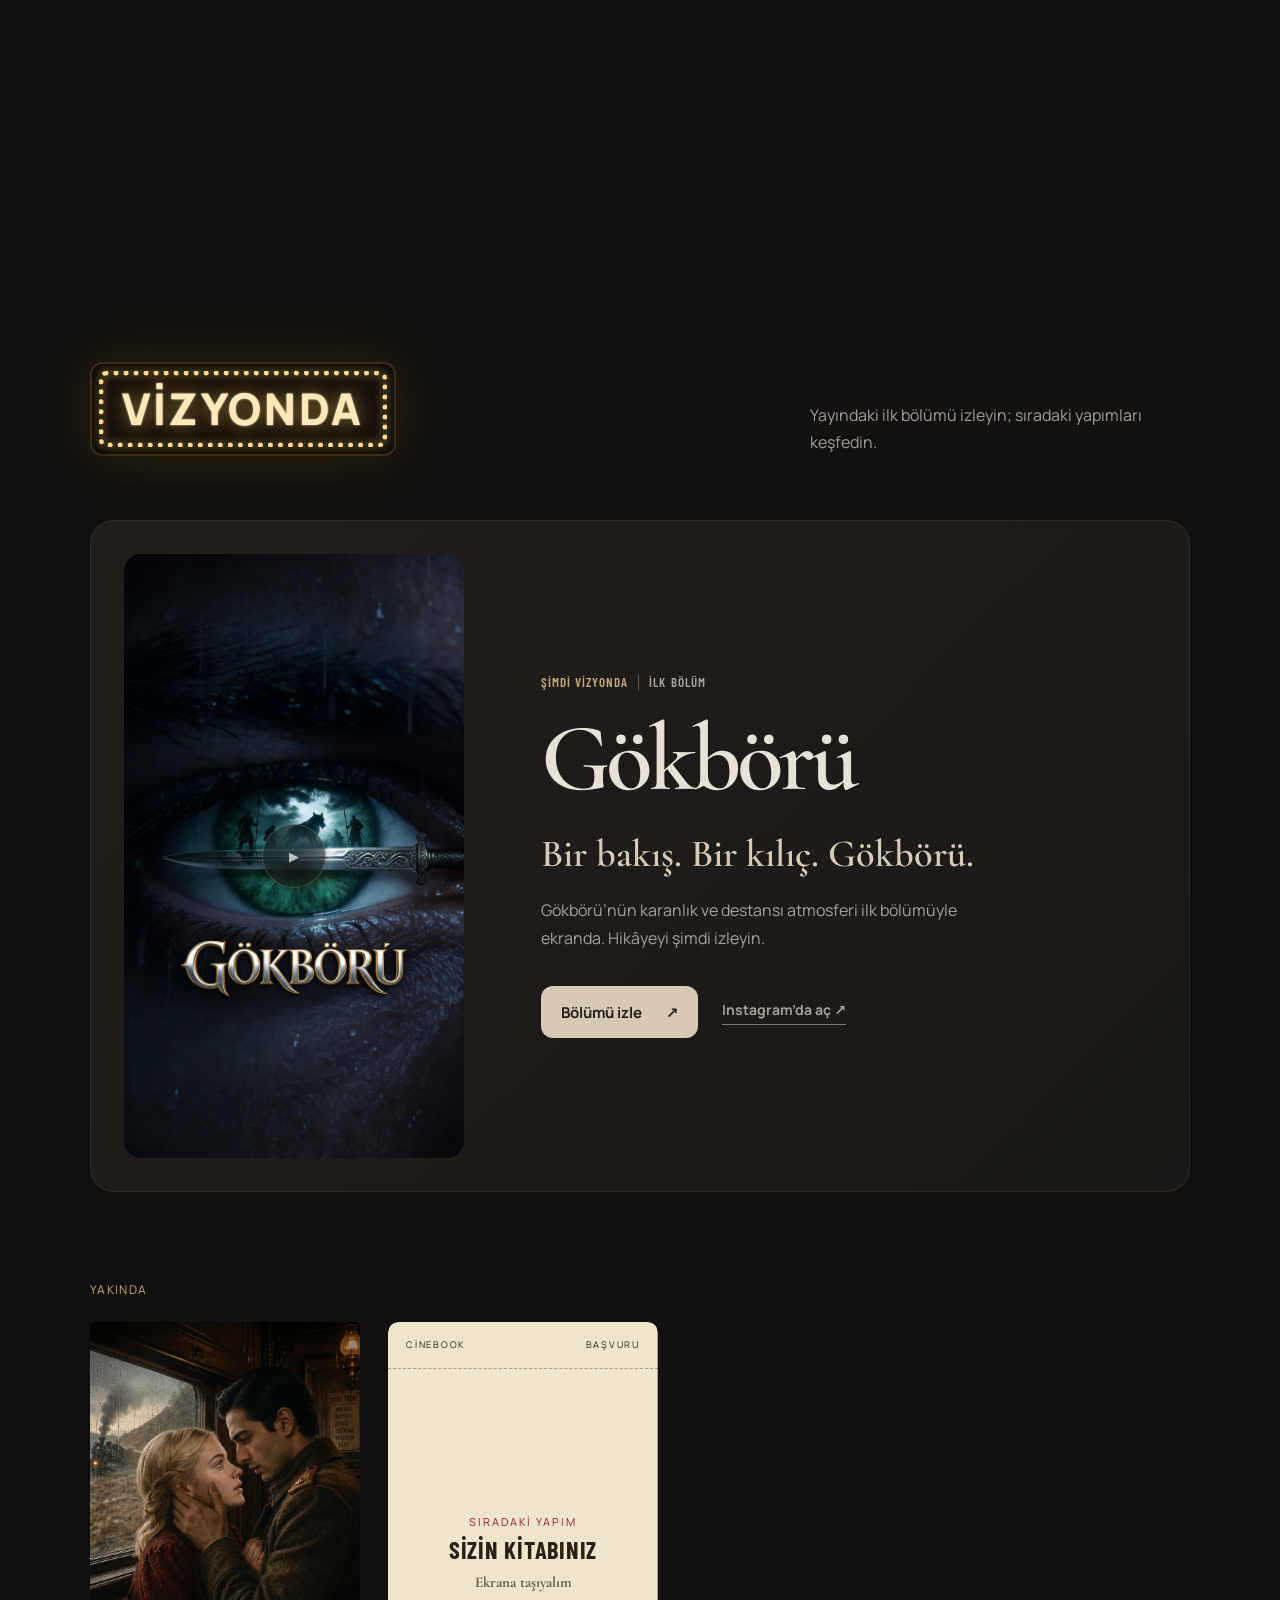
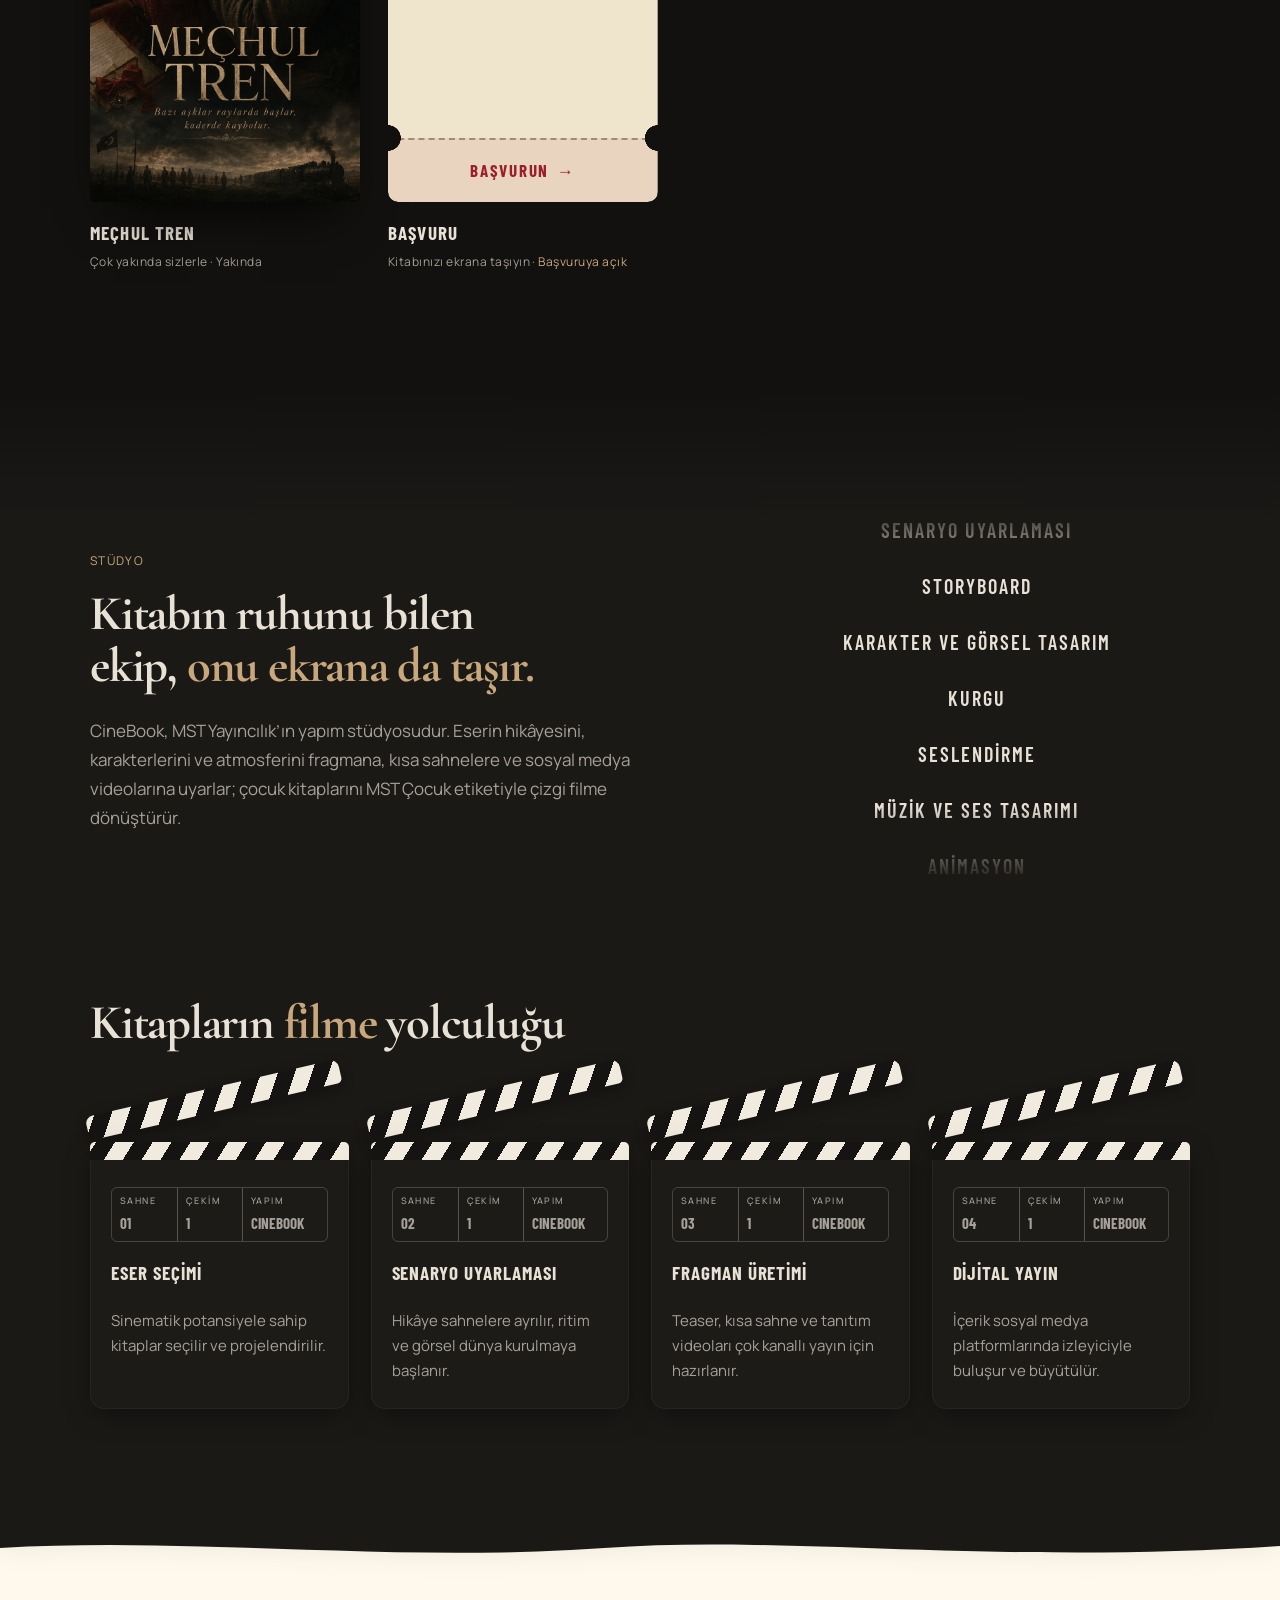
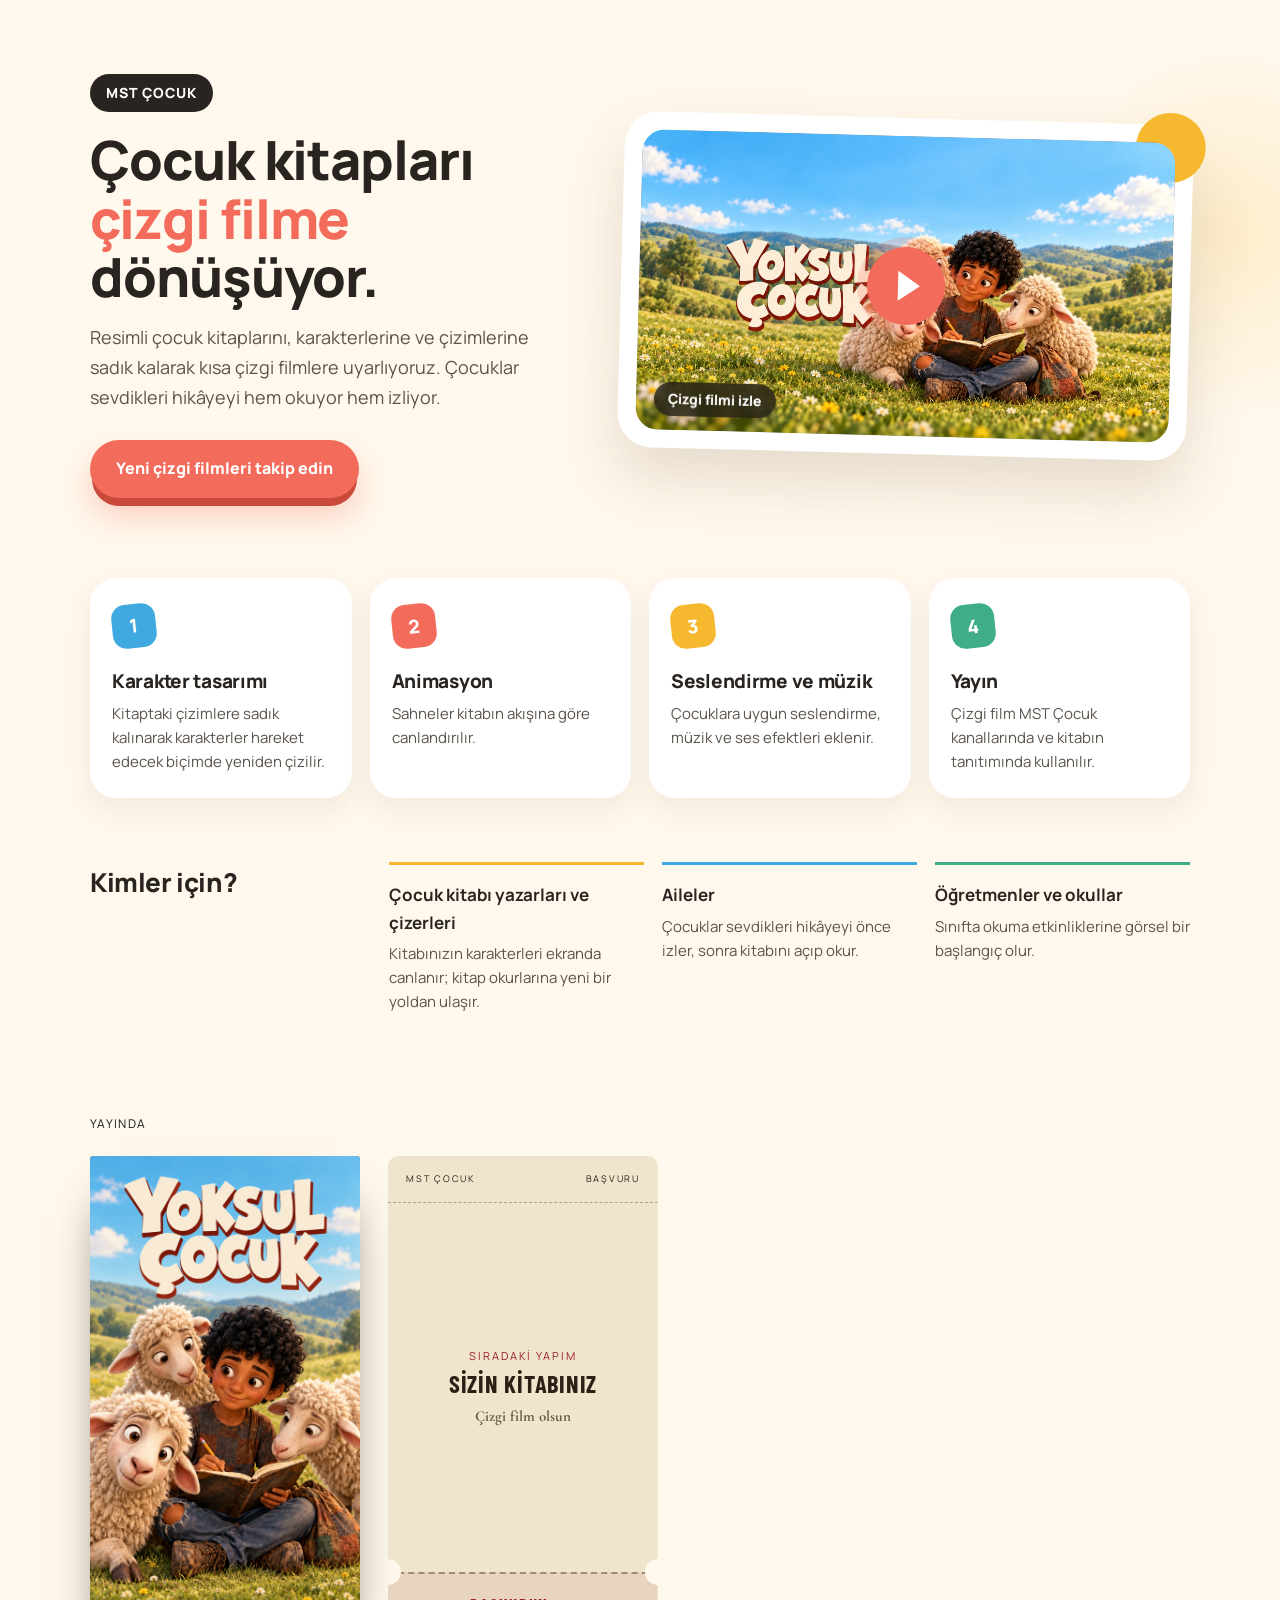
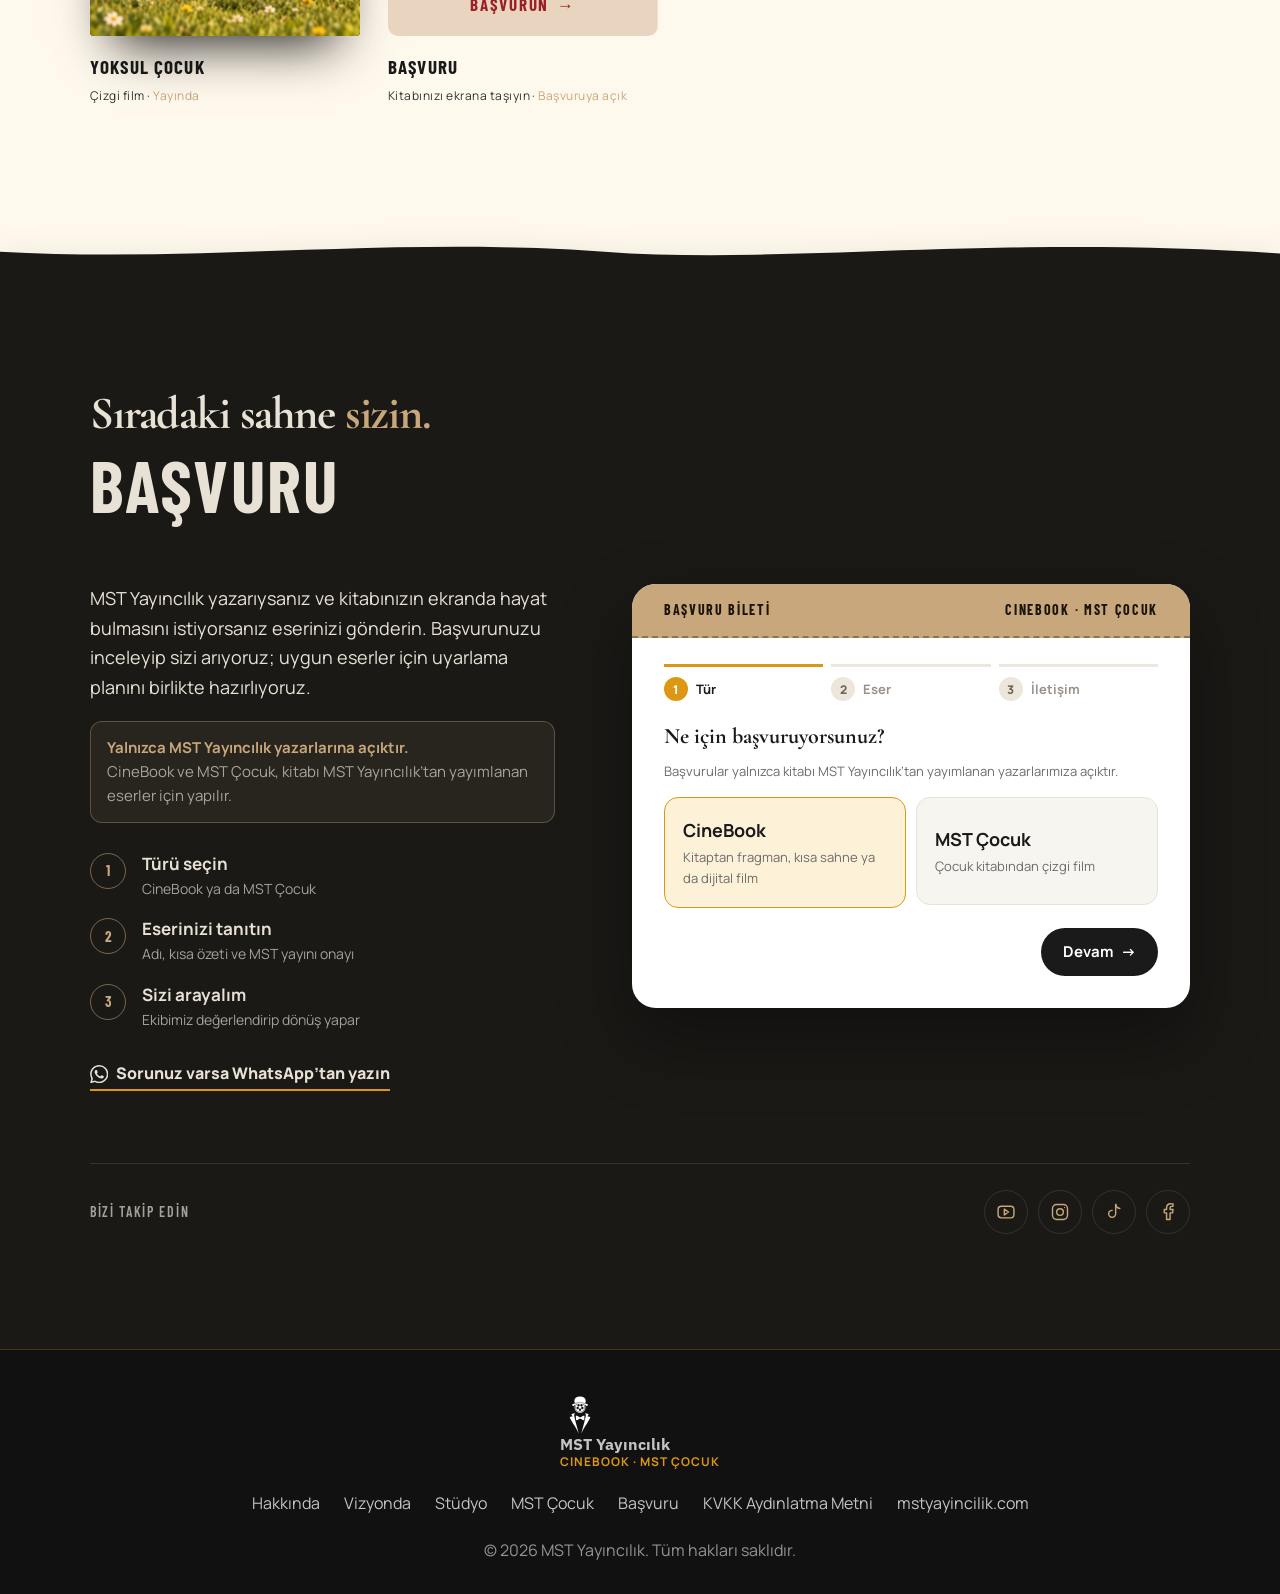
<file: demo/cinebook.html>
<!doctype html>
<html lang="tr">
<head>
<meta charset="utf-8">
<meta name="viewport" content="width=device-width, initial-scale=1, viewport-fit=cover">
<meta name="theme-color" content="#0c0c0d">
<title>CineBook: Kitaptan Fragman ve Çizgi Film | MST Yayıncılık</title>
<!-- WordPress'siz önizleme: templates/cinebook.php'nin çıktısından üretildi. Şablon değişirse yeniden üretilmeli. -->
<script>document.documentElement.classList.add('uyg-js');</script>
<link rel="stylesheet" href="https://fonts.googleapis.com/css2?family=Barlow+Condensed:wght@600;700;800&family=Cinzel:wght@700&family=Cormorant+Garamond:wght@500;600;700&family=IBM+Plex+Sans:wght@500;600;700&family=Manrope:wght@400;500;600;700;800&display=swap">
<link rel="stylesheet" href="/mst-randevu/assets/randevu.css">
<link rel="stylesheet" href="/mst-randevu/assets/uygulama.css">
<link rel="stylesheet" href="/mst-randevu/assets/akademi.css">
<link rel="stylesheet" href="/mst-randevu/assets/cinebook.css">
</head>
<body class="mst-sayfa mst-uyg mst-akd mst-cb">
<header class="mst-top mst-top--cb">
    <div class="mst-top__in">
        <a class="mst-top__logo" href="#showreel" aria-label="CineBook">
            <img src="/mst-randevu/assets/cinebook-logo-transparent.png" alt="CineBook" style="height: 42px; width: auto; object-fit: contain; margin-top: 4px;">
        </a>
        <button type="button" class="mst-top__menu" aria-label="Menüyü aç" aria-expanded="false" aria-controls="mst-top-menu"><span></span><span></span><span></span></button>
        <div class="mst-top__cta" id="mst-top-menu">
            <a class="cb-top-link" href="#showreel">Ana Sayfa</a>
            <a class="cb-top-link" href="#nedir">Hakkında</a>
            <a class="cb-top-link" href="#yapimlar">Vizyonda</a>
            <a class="cb-top-link" href="#cocuk">MST Çocuk</a>
            <a class="cb-top-link cb-top-link--altin" href="#basvuru">Başvuru Yap</a>
        </div>
    </div>
</header>
        
<main class="uyg cb" lang="tr">

    <!-- ============ Perde: kamera vizörü ============
         Sinema bandı, ışık, toz ve gren korunur. Öne çıkan afiş videoyu perdelikte açar. -->
    <section class="cb-reel cb-reel--gorselli" id="showreel">
        <div class="cb-reel__arka" aria-hidden="true"></div>
        <!-- Altın ışık ve toz: arkada yavaş gezinen sıcak ışık lekeleri, havada süzülen toz (cinebook.js) -->
        <div class="cb-isiklar" aria-hidden="true"><span></span><span></span><span></span><span></span></div>
        <canvas class="cb-toz" aria-hidden="true"></canvas>
        <div class="cb-gren" aria-hidden="true"></div>
        <div class="cb-karartma" aria-hidden="true"></div>



        <div class="cb-vizor">

            <div class="cb-reel__in">
                <p class="cb-reel__ust">Yeni bir çağ</p>
                <h1 class="cb-reel__baslik"><span lang="en">CineBook</span></h1>
                <p class="cb-reel__soz">Hikâyeleri sadece yayımlamıyoruz, <em>ekrana taşıyoruz.</em></p>
                <p class="cb-reel__alt"><span lang="en">CineBook</span>, MST Yayıncılık bünyesinde kitapları fragmanlara, kısa sahnelere ve dijital film projelerine dönüştüren yeni nesil bir hikâye platformudur.</p>
                <div class="cb-reel__cta">
                                            <button type="button" class="cb-oynat-btn" data-cb-video-ac="ig:DdW_g0xhye3" data-cb-baslik="Gökbörü · İlk bölüm">
                            <i aria-hidden="true"></i><span><strong>Şimdi izle</strong><small>Gökbörü • İlk bölüm</small></span>
                        </button>
                                        <a class="cb-cizgi-btn" href="#yapimlar">Yapımları keşfet</a>
                </div>
            </div>
                            <figure class="cb-reel__afis">
                    <button type="button" class="cb-reel__afis-kapak" data-cb-video-ac="ig:DdW_g0xhye3" data-cb-baslik="Gökbörü · İlk bölüm" aria-label="Gökbörü videosunu izle">                        <img src="/mst-randevu/assets/gokboru-afis.jpg" alt="Gökbörü afişi" fetchpriority="high" decoding="async">
                        <span class="cb-gosterim__play" aria-hidden="true">▶</span>                    </button>                    <figcaption><strong>Gökbörü</strong><span>İlk bölüm · İzle ↗</span></figcaption>
                </figure>
                    </div>

    </section>

    <dialog class="cb-perdelik" id="cb-perdelik" aria-label="Video">
        <button type="button" class="cb-perdelik__kapat" data-cb-kapat aria-label="Kapat">×</button>
        <div class="cb-perdelik__yer"></div>
    </dialog>

    <!-- ============ CineBook nedir? 35 mm film şeridi ============
         Kaydırınca yazı süzülür, kareler sırayla "yanar" (data-cb-gir, cinebook.js). -->
    <section class="cb-bolum cb-nedir" id="nedir">
        <div class="uyg-kap">
            <p class="cb-etiket" data-cb-gir><span lang="en">CineBook</span> nedir?</p>
            <h2 class="cb-nedir__soz" data-cb-gir>Kitabın <em>ekrana taşınan</em> versiyonu.</h2>
        </div>
        <div class="cb-serit" data-cb-gir="serit" tabindex="0" aria-label="CineBook nedir: üç kare">
            <span class="cb-serit__sizinti" aria-hidden="true"></span>
            <ol class="cb-serit__kareler">
                                    <li class="cb-kare" data-cb-gir="kare" style="--sira: 0">
                        <div class="cb-kare__goruntu">
                            <span class="cb-kare__no" aria-hidden="true">01</span>
                            <span class="cb-kare__ikon"><svg class="uyg-ic" width="24" height="24" viewBox="0 0 24 24" fill="none" stroke="currentColor" stroke-width="1.8" stroke-linecap="round" stroke-linejoin="round" aria-hidden="true"><rect x="3" y="4" width="18" height="16" rx="2"/><path d="M7 4v16M17 4v16M3 8h4M3 12h4M3 16h4M17 8h4M17 12h4M17 16h4"/></svg></span>
                            <h3>Dijital anlatı platformu</h3>
                            <p>CineBook, kitapları yalnızca tanıtan değil, onları sahnelere ve görsel deneyimlere dönüştüren özel bir yapı sunar.</p>
                        </div>
                    </li>
                                    <li class="cb-kare" data-cb-gir="kare" style="--sira: 1">
                        <div class="cb-kare__goruntu">
                            <span class="cb-kare__no" aria-hidden="true">02</span>
                            <span class="cb-kare__ikon"><svg class="uyg-ic" width="24" height="24" viewBox="0 0 24 24" fill="none" stroke="currentColor" stroke-width="1.8" stroke-linecap="round" stroke-linejoin="round" aria-hidden="true"><circle cx="9" cy="8" r="3.5"/><path d="M2 20a7 7 0 0 1 14 0"/><path d="M16 4.5a3.5 3.5 0 0 1 0 7M22 20a7 7 0 0 0-4-6.3"/></svg></span>
                            <h3>Yazar, okur, izleyici</h3>
                            <p>Aynı hikâyeyi üç farklı kitleye ulaştırır. Okuyan için eser, izleyen için sahne, yazar için vitrin oluşturur.</p>
                        </div>
                    </li>
                                    <li class="cb-kare" data-cb-gir="kare" style="--sira: 2">
                        <div class="cb-kare__goruntu">
                            <span class="cb-kare__no" aria-hidden="true">03</span>
                            <span class="cb-kare__ikon"><svg class="uyg-ic" width="24" height="24" viewBox="0 0 24 24" fill="none" stroke="currentColor" stroke-width="1.8" stroke-linecap="round" stroke-linejoin="round" aria-hidden="true"><path d="M3 11v2a1 1 0 0 0 1 1h2l5 4V6L6 10H4a1 1 0 0 0-1 1z"/><path d="M15 9a4 4 0 0 1 0 6M18 6a8 8 0 0 1 0 12"/></svg></span>
                            <h3>Sosyal medya odaklı büyüme</h3>
                            <p>Üretilen fragmanlar ve sahneler YouTube, Instagram, TikTok ve Facebook gibi mecralara uygun biçimde hazırlanır. Böylece hikâye rafta kalmaz, ekranda da yaşamaya devam eder.</p>
                        </div>
                    </li>
                            </ol>
        </div>
    </section>

    <!-- ============ Vizyonda: öne çıkan yapımın afişi ve diğer yapımlar ============ -->
        <section class="cb-bolum cb-bolum--yapim cb-vizyon" id="yapimlar">
        <div class="uyg-kap">
            <header class="cb-vizyon__bas" data-cb-gir>
                <div class="cb-tabela" aria-hidden="true"><span>Vizyonda</span></div>
                <h2 class="cb-gizli">Yapımlar</h2>
                <p class="cb-bas__metin">Yayındaki ilk bölümü izleyin; sıradaki yapımları keşfedin.</p>
            </header>

                            <article class="cb-gosterim" data-cb-gir>
                    <button type="button" class="cb-gosterim__kapak" data-cb-video-ac="ig:DdW_g0xhye3"
                            data-cb-baslik="Gökbörü · İlk bölüm"
                            aria-label="Gökbörü videosunu izle">
                        <img src="/mst-randevu/assets/gokboru-afis.jpg" alt="Gökbörü afişi" loading="lazy" decoding="async">                        <span class="cb-gosterim__play" aria-hidden="true">▶</span>
                    </button>
                    <div class="cb-gosterim__bilgi">
                        <p class="cb-gosterim__ust">Şimdi vizyonda <span>İlk bölüm</span></p>
                        <h3>Gökbörü</h3>
                        <p class="cb-gosterim__lead">Bir bakış. Bir kılıç. Gökbörü.</p>
                        <p class="cb-gosterim__metin">Gökbörü’nün karanlık ve destansı atmosferi ilk bölümüyle ekranda. Hikâyeyi şimdi izleyin.</p>
                        <div class="cb-gosterim__cta">
                            <button type="button" class="cb-gosterim__birincil" data-cb-video-ac="ig:DdW_g0xhye3" data-cb-baslik="Gökbörü · İlk bölüm">Bölümü izle <span aria-hidden="true">↗</span></button>
                            <a class="cb-gosterim__harici" href="https://www.instagram.com/p/DdW_g0xhye3/" target="_blank" rel="noopener">Instagram’da aç ↗</a>                        </div>
                    </div>
                </article>
            
            <p class="cb-etiket cb-vizyon__ara" data-cb-gir>Yakında</p>
            <ul class="cb-filmografi">
                                    <li data-cb-grup="cinebook" data-cb-gir="kare" style="--sira: 0">
                        <div class="cb-afis cb-afis--mechul-tren cb-afis--gorsel">
                            <img src="/mst-randevu/assets/mechul-tren-afis.png" alt="" loading="lazy" decoding="async">                                                                                </div>
                        <h3>Meçhul Tren</h3>
                        <p>Çok yakında sizlerle · <span class="cb-durum is-yapimda">Yakında</span></p>
                    </li>
                                <li data-cb-grup="hepsi" class="cb-filmografi__siradaki" data-cb-gir="kare" style="--sira: 1">
                    <a class="cb-bilet" href="#basvuru">
                        <span class="cb-bilet__ust"><small>CineBook</small><small>Başvuru</small></span>
                        <span class="cb-bilet__orta"><small>Sıradaki yapım</small><strong>Sizin kitabınız</strong><em>Ekrana taşıyalım</em></span>
                        <span class="cb-bilet__koc">Başvurun <i aria-hidden="true">→</i></span>
                    </a>
                    <h3>Başvuru</h3>
                    <p>Kitabınızı ekrana taşıyın · <span class="cb-durum">Başvuruya açık</span></p>
                </li>
            </ul>
        </div>
    </section>

    <!-- ============ Stüdyo: jenerik ve klaketler ============ -->
    <section class="cb-bolum cb-bolum--koyu" id="studyo">
        <div class="uyg-kap">
            <div class="cb-studyo">
                <div>
                    <p class="cb-etiket">Stüdyo</p>
                    <h2 class="cb-studyo__soz">Kitabın ruhunu bilen ekip, <em>onu ekrana da taşır.</em></h2>
                    <p class="cb-studyo__metin"><span lang="en">CineBook</span>, MST Yayıncılık’ın yapım stüdyosudur. Eserin hikâyesini, karakterlerini ve atmosferini fragmana, kısa sahnelere ve sosyal medya videolarına uyarlar; çocuk kitaplarını MST Çocuk etiketiyle çizgi filme dönüştürür.</p>
                </div>
                <div class="cb-jenerik" aria-label="CineBook yapısı">
                    <div class="cb-jenerik__pencere">
                        <ul class="cb-jenerik__akis">
                            <li>Senaryo uyarlaması</li><li>Storyboard</li><li>Karakter ve görsel tasarım</li><li>Kurgu</li><li>Seslendirme</li><li>Müzik ve ses tasarımı</li><li>Animasyon</li><li>Dikey video</li><li>Dijital yayın</li>                            <li class="cb-jenerik__son"><small>Bir</small> <bdi lang="en">CineBook</bdi> <small>yapımı</small></li>
                        </ul>
                    </div>
                </div>
            </div>

            <h3 class="cb-yolculuk__baslik">Kitapların <em>filme</em> yolculuğu</h3>
            <ol class="cb-klaketler">
                                    <li class="cb-klaket">
                        <span class="cb-klaket__cubuk" aria-hidden="true"></span>
                        <div class="cb-klaket__govde">
                            <p class="cb-klaket__satir" aria-hidden="true"><span><small>Sahne</small>01</span><span><small>Çekim</small>1</span><span><small>Yapım</small><bdi lang="en">CineBook</bdi></span></p>
                            <h4>Eser seçimi</h4>
                            <p>Sinematik potansiyele sahip kitaplar seçilir ve projelendirilir.</p>
                        </div>
                    </li>
                                    <li class="cb-klaket">
                        <span class="cb-klaket__cubuk" aria-hidden="true"></span>
                        <div class="cb-klaket__govde">
                            <p class="cb-klaket__satir" aria-hidden="true"><span><small>Sahne</small>02</span><span><small>Çekim</small>1</span><span><small>Yapım</small><bdi lang="en">CineBook</bdi></span></p>
                            <h4>Senaryo uyarlaması</h4>
                            <p>Hikâye sahnelere ayrılır, ritim ve görsel dünya kurulmaya başlanır.</p>
                        </div>
                    </li>
                                    <li class="cb-klaket">
                        <span class="cb-klaket__cubuk" aria-hidden="true"></span>
                        <div class="cb-klaket__govde">
                            <p class="cb-klaket__satir" aria-hidden="true"><span><small>Sahne</small>03</span><span><small>Çekim</small>1</span><span><small>Yapım</small><bdi lang="en">CineBook</bdi></span></p>
                            <h4>Fragman üretimi</h4>
                            <p>Teaser, kısa sahne ve tanıtım videoları çok kanallı yayın için hazırlanır.</p>
                        </div>
                    </li>
                                    <li class="cb-klaket">
                        <span class="cb-klaket__cubuk" aria-hidden="true"></span>
                        <div class="cb-klaket__govde">
                            <p class="cb-klaket__satir" aria-hidden="true"><span><small>Sahne</small>04</span><span><small>Çekim</small>1</span><span><small>Yapım</small><bdi lang="en">CineBook</bdi></span></p>
                            <h4>Dijital yayın</h4>
                            <p>İçerik sosyal medya platformlarında izleyiciyle buluşur ve büyütülür.</p>
                        </div>
                    </li>
                            </ol>
        </div>
    </section>

    <!-- ============ MST Çocuk ============ -->
    <section class="cb-cocuk" id="cocuk">
        <svg class="cb-dalga" viewBox="0 0 1440 60" preserveAspectRatio="none" aria-hidden="true"><path d="M0,0 L1440,0 L1440,24 C1120,44 880,12 680,26 C440,42 220,14 0,26 Z" fill="#1b1916"/></svg>
        <div class="uyg-kap">
            <div class="cb-cocuk__giris">
                <div>
                    <p class="cb-cocuk__rozet">MST Çocuk</p>
                    <h2>Çocuk kitapları <span>çizgi filme</span> dönüşüyor.</h2>
                    <p class="cb-cocuk__alt">Resimli çocuk kitaplarını, karakterlerine ve çizimlerine sadık kalarak kısa çizgi filmlere uyarlıyoruz. Çocuklar sevdikleri hikâyeyi hem okuyor hem izliyor.</p>
                    <a class="cb-cocuk__btn" href="#takip">Yeni çizgi filmleri takip edin</a>
                </div>
                <div class="cb-cocuk__sahne">
                    <button type="button" class="cb-video cb-video--cocuk" data-cb-video="4kC64wMaORc" aria-label="Yoksul Çocuk · Çizgi Film videosunu oynat" style="background-image:url('/mst-randevu/assets/yoksul-cocuk-video.jpg')">
                        <span class="cb-video__oynat" aria-hidden="true"></span>
                        <span class="cb-video__etiket">Çizgi filmi izle</span>
                    </button>
                </div>
            </div>

            <ol class="cb-cocuk__surec">
                                    <li class="cb-renk-1"><span>1</span><h3>Karakter tasarımı</h3><p>Kitaptaki çizimlere sadık kalınarak karakterler hareket edecek biçimde yeniden çizilir.</p></li>
                                    <li class="cb-renk-2"><span>2</span><h3>Animasyon</h3><p>Sahneler kitabın akışına göre canlandırılır.</p></li>
                                    <li class="cb-renk-3"><span>3</span><h3>Seslendirme ve müzik</h3><p>Çocuklara uygun seslendirme, müzik ve ses efektleri eklenir.</p></li>
                                    <li class="cb-renk-4"><span>4</span><h3>Yayın</h3><p>Çizgi film MST Çocuk kanallarında ve kitabın tanıtımında kullanılır.</p></li>
                            </ol>

            <div class="cb-cocuk__kim">
                <h3>Kimler için?</h3>
                <ul>
                    <li><strong>Çocuk kitabı yazarları ve çizerleri</strong><p>Kitabınızın karakterleri ekranda canlanır; kitap okurlarına yeni bir yoldan ulaşır.</p></li><li><strong>Aileler</strong><p>Çocuklar sevdikleri hikâyeyi önce izler, sonra kitabını açıp okur.</p></li><li><strong>Öğretmenler ve okullar</strong><p>Sınıfta okuma etkinliklerine görsel bir başlangıç olur.</p></li>                </ul>
            </div>

            <div class="cb-cocuk__afisler" style="margin-top: clamp(64px, 9vw, 100px);">
                <p class="cb-etiket cb-vizyon__ara" data-cb-gir style="color: var(--mst-koyu); margin-bottom: 24px;">YAYINDA</p>
                
                <ul class="cb-filmografi">
                    <li data-cb-gir="kare">
                        <button type="button" class="cb-afis cb-afis--gorsel" data-cb-video-ac="4kC64wMaORc" data-cb-baslik="Yoksul Çocuk · Çizgi Film" aria-label="Yoksul Çocuk videosunu izle">
                            <img src="/mst-randevu/assets/yoksul-cocuk.jpg" alt="Yoksul Çocuk afişi" loading="lazy" decoding="async">
                            <span class="cb-afis__izle"><i aria-hidden="true"></i>İzle</span>
                        </button>
                        <h3 style="font-family: var(--cb-dar); color: var(--mst-koyu); text-transform: uppercase;">Yoksul Çocuk</h3>
                        <p style="font-family: var(--cb-mono); color: var(--mst-yazi);">Çizgi film · <span class="cb-durum">Yayında</span></p>
                    </li>
                    <li class="cb-filmografi__siradaki" data-cb-gir="kare" style="--sira: 1;">
                        <a class="cb-bilet" href="#basvuru" style="box-shadow: 0 10px 30px rgba(0,0,0,.08);">
                            <span class="cb-bilet__ust"><small>MST Çocuk</small><small>Başvuru</small></span>
                            <span class="cb-bilet__orta"><small>Sıradaki yapım</small><strong>Sizin kitabınız</strong><em>Çizgi film olsun</em></span>
                            <span class="cb-bilet__koc">Başvurun <i aria-hidden="true">→</i></span>
                        </a>
                        <h3 style="font-family: var(--cb-dar); color: var(--mst-koyu); text-transform: uppercase;">Başvuru</h3>
                        <p style="font-family: var(--cb-mono); color: var(--mst-yazi);">Kitabınızı ekrana taşıyın · <span class="cb-durum">Başvuruya açık</span></p>
                    </li>
                </ul>
            </div>
        </div>
        <svg class="cb-dalga cb-dalga--alt" viewBox="0 0 1440 60" preserveAspectRatio="none" aria-hidden="true"><path d="M0,60 L1440,60 L1440,36 C1120,16 880,48 680,34 C440,18 220,46 0,34 Z" fill="#1b1916"/></svg>
    </section>



    <!-- ============ Başvuru: randevu sistemi gibi adım adım ============
         1) Tür  2) Eser  3) İletişim ve onay. JS yoksa tüm adımlar alt alta görünür ve form yine çalışır.
         Gönderim: admin-ajax mst_cinebook_basvuru (cinebook.php). Altında küçük sosyal medya bağlantıları. -->
    <section class="cb-bolum cb-bolum--koyu cb-iletisim cb-basvuru" id="basvuru">
        <div class="uyg-kap">
            <p class="cb-iletisim__ust">Sıradaki sahne <em>sizin.</em></p>
            <h2 class="cb-iletisim__baslik">Başvuru</h2>
            <div class="cb-basvuru__in">
                <div class="cb-basvuru__sol">
                    <p class="cb-iletisim__metin">MST Yayıncılık yazarıysanız ve kitabınızın ekranda hayat bulmasını istiyorsanız eserinizi gönderin. Başvurunuzu inceleyip sizi arıyoruz; uygun eserler için uyarlama planını birlikte hazırlıyoruz.</p>
                    <p class="cb-basvuru__kosul"><strong>Yalnızca MST Yayıncılık yazarlarına açıktır.</strong> <bdi lang="en">CineBook</bdi> ve MST Çocuk, kitabı MST Yayıncılık’tan yayımlanan eserler için yapılır.</p>
                    <ol class="cb-basvuru__yol">
                        <li><span>1</span><div><strong>Türü seçin</strong><small><bdi lang="en">CineBook</bdi> ya da MST Çocuk</small></div></li>
                        <li><span>2</span><div><strong>Eserinizi tanıtın</strong><small>Adı, kısa özeti ve MST yayını onayı</small></div></li>
                        <li><span>3</span><div><strong>Sizi arayalım</strong><small>Ekibimiz değerlendirip dönüş yapar</small></div></li>
                    </ol>
                    <a class="cb-wa" href="https://wa.me/905551112233?text=Merhaba%2C%20CineBook%20hakk%C4%B1nda%20bilgi%20almak%20istiyorum." target="_blank" rel="noopener"><svg class="mst-ic" width="18" height="18" viewBox="0 0 24 24" fill="currentColor" aria-hidden="true"><path d="M17.472 14.382c-.297-.149-1.758-.867-2.03-.967-.273-.099-.471-.148-.67.15-.197.297-.767.966-.94 1.164-.173.199-.347.223-.644.075-.297-.15-1.255-.463-2.39-1.475-.883-.788-1.48-1.761-1.653-2.059-.173-.297-.018-.458.13-.606.134-.133.298-.347.446-.52.149-.174.198-.298.298-.497.099-.198.05-.371-.025-.52-.075-.149-.669-1.612-.916-2.207-.242-.579-.487-.5-.669-.51-.173-.008-.371-.01-.57-.01-.198 0-.52.074-.792.372-.272.297-1.04 1.016-1.04 2.479 0 1.462 1.065 2.875 1.213 3.074.149.198 2.096 3.2 5.077 4.487.709.306 1.262.489 1.694.625.712.227 1.36.195 1.871.118.571-.085 1.758-.719 2.006-1.413.248-.694.248-1.289.173-1.413-.074-.124-.272-.198-.57-.347m-5.421 7.403h-.004a9.87 9.87 0 0 1-5.031-1.378l-.361-.214-3.741.982.998-3.648-.235-.374a9.86 9.86 0 0 1-1.51-5.26c.001-5.45 4.436-9.884 9.888-9.884 2.64 0 5.122 1.03 6.988 2.898a9.825 9.825 0 0 1 2.893 6.994c-.003 5.45-4.437 9.884-9.885 9.884m8.413-18.297A11.815 11.815 0 0 0 12.05 0C5.495 0 .16 5.335.157 11.892c0 2.096.547 4.142 1.588 5.945L.057 24l6.305-1.654a11.882 11.882 0 0 0 5.683 1.448h.005c6.554 0 11.89-5.335 11.893-11.893a11.821 11.821 0 0 0-3.48-8.413z"/></svg> Sorunuz varsa WhatsApp’tan yazın</a>                </div>

                <form class="cb-form cb-form--adim" data-cb-form novalidate>
                    <p class="cb-form__koc" aria-hidden="true"><span>Başvuru bileti</span><span><bdi lang="en">CineBook</bdi> · MST Çocuk</span></p>
                    <ol class="cb-adimlar" aria-label="Başvuru adımları">
                        <li class="is-aktif" data-cb-adim-isaret="1"><i>1</i><span>Tür</span></li>
                        <li data-cb-adim-isaret="2"><i>2</i><span>Eser</span></li>
                        <li data-cb-adim-isaret="3"><i>3</i><span>İletişim</span></li>
                    </ol>

                    <fieldset class="cb-adim is-aktif" data-cb-adim="1">
                        <legend class="cb-adim__baslik">Ne için başvuruyorsunuz?</legend>
                        <p class="cb-adim__not">Başvurular yalnızca kitabı MST Yayıncılık’tan yayımlanan yazarlarımıza açıktır.</p>
                        <div class="cb-form__tur">
                            <label><input type="radio" name="tur" value="cinebook" checked><span><strong><bdi lang="en">CineBook</bdi></strong><small>Kitaptan fragman, kısa sahne ya da dijital film</small></span></label>
                            <label><input type="radio" name="tur" value="cocuk"><span><strong>MST Çocuk</strong><small>Çocuk kitabından çizgi film</small></span></label>
                        </div>
                        <div class="cb-adim__alt"><button type="button" class="cb-adim__ileri" data-cb-ileri>Devam <span aria-hidden="true">→</span></button></div>
                    </fieldset>

                    <fieldset class="cb-adim" data-cb-adim="2">
                        <legend class="cb-adim__baslik">Eseriniz</legend>
                        <label class="cb-alan"><span>Eser adı</span><input type="text" name="eser_adi" required maxlength="150" autocomplete="off"></label>
                        <label class="cb-alan"><span>Eserinizi kısaca anlatın <em>(isteğe bağlı)</em></span><textarea name="ozet" rows="4" maxlength="1500" placeholder="Tür, konu, hedef okur yaşı…"></textarea></label>
                        <label class="cb-onay cb-onay--mst"><input type="checkbox" name="mst_yazari" value="1" required><span>Bu kitap <strong>MST Yayıncılık</strong>’tan yayımlandı.</span></label>
                        <div class="cb-adim__alt"><button type="button" class="cb-adim__geri" data-cb-geri>← Geri</button><button type="button" class="cb-adim__ileri" data-cb-ileri>Devam <span aria-hidden="true">→</span></button></div>
                    </fieldset>

                    <fieldset class="cb-adim" data-cb-adim="3">
                        <legend class="cb-adim__baslik">Size nasıl ulaşalım?</legend>
                        <p class="cb-adim__ozet" data-cb-ozet hidden></p>
                        <label class="cb-alan"><span>Ad soyad</span><input type="text" name="yazar_adi" required minlength="3" maxlength="100" autocomplete="name"></label>
                        <div class="cb-form__ikili">
                            <label class="cb-alan"><span>Telefon</span><input type="tel" name="telefon" required inputmode="tel" autocomplete="tel" placeholder="05XX XXX XX XX"></label>
                            <label class="cb-alan"><span>E-posta <em>(isteğe bağlı)</em></span><input type="email" name="eposta" autocomplete="email" placeholder="ornek@eposta.com"></label>
                        </div>
                        <label class="cb-hp" aria-hidden="true">Web sitesi <input type="text" name="website" tabindex="-1" autocomplete="off"></label>
                        <label class="cb-onay"><input type="checkbox" name="kvkk" value="1" required><span><a href="https://mstyayincilik.com/kvkk-aydinlatma-metni/" target="_blank" rel="noopener">KVKK Aydınlatma Metni</a>’ni okudum. Kişisel verilerimin başvurumun değerlendirilmesi ve benimle iletişim kurulması amacıyla MST Yayıncılık tarafından işlenmesini kabul ediyorum.</span></label>
                        <div class="cb-adim__alt"><button type="button" class="cb-adim__geri" data-cb-geri>← Geri</button><button type="submit" class="uyg-btn uyg-btn--altin cb-form__gonder">Başvuruyu Gönder</button></div>
                    </fieldset>

                    <p class="cb-form__hata" data-cb-hata role="alert" hidden></p>
                    <div class="cb-form__tamam" data-cb-tamam hidden></div>
                </form>
            </div>

                            <div class="cb-basvuru__takip" id="takip">
                    <span>Bizi takip edin</span>
                    <ul>
                                                    <li><a href="https://www.youtube.com/@cinebookoffical" target="_blank" rel="noopener noreferrer" aria-label="YouTube hesabını yeni sekmede aç" title="YouTube"><svg viewBox="0 0 24 24" fill="none" stroke="currentColor" stroke-width="1.7" stroke-linecap="round" stroke-linejoin="round" aria-hidden="true"><rect x="2.5" y="5" width="19" height="14" rx="4"/><path d="m10 8.5 5 3.5-5 3.5z"/></svg></a></li>
                                                    <li><a href="https://www.instagram.com/cinebookofficial" target="_blank" rel="noopener noreferrer" aria-label="Instagram hesabını yeni sekmede aç" title="Instagram"><svg viewBox="0 0 24 24" fill="none" stroke="currentColor" stroke-width="1.7" stroke-linecap="round" stroke-linejoin="round" aria-hidden="true"><rect x="3" y="3" width="18" height="18" rx="5"/><circle cx="12" cy="12" r="4"/><circle cx="17.5" cy="6.7" r=".8" fill="currentColor" stroke="none"/></svg></a></li>
                                                    <li><a href="https://www.tiktok.com/@cinebookaffical" target="_blank" rel="noopener noreferrer" aria-label="TikTok hesabını yeni sekmede aç" title="TikTok"><svg viewBox="0 0 24 24" fill="none" stroke="currentColor" stroke-width="1.7" stroke-linecap="round" stroke-linejoin="round" aria-hidden="true"><path d="M14 3v11.2a4.2 4.2 0 1 1-4.2-4.2"/><path d="M14 3c.5 2.7 2.5 4.5 5 4.8"/></svg></a></li>
                                                    <li><a href="https://www.facebook.com/search/top?q=cinebookoffical" target="_blank" rel="noopener noreferrer" aria-label="Facebook hesabını yeni sekmede aç" title="Facebook"><svg viewBox="0 0 24 24" fill="none" stroke="currentColor" stroke-width="1.7" stroke-linecap="round" stroke-linejoin="round" aria-hidden="true"><path d="M14.5 21v-8h3l.5-4h-3.5V7.2c0-1.2.4-2 2-2H18V2.2c-.5-.1-1.6-.2-2.8-.2-3 0-4.9 1.8-4.9 5.1V9H7.5v4h2.8v8z"/></svg></a></li>
                                            </ul>
                </div>
                    </div>
    </section>

    <div class="akd-alt" role="contentinfo">
        <div class="uyg-kap akd-alt__in">
            <a class="akd-alt__marka" href="https://mstyayincilik.com/">
                <img src="/mst-randevu/assets/mst-figur.png" alt="" width="40" height="40" loading="lazy">
                <span><strong>MST Yayıncılık</strong><small><bdi lang="en">CineBook</bdi> · MST Çocuk</small></span>
            </a>
            <nav class="akd-alt__linkler" aria-label="Alt menü">
                <a href="#nedir">Hakkında</a>
                <a href="#yapimlar">Vizyonda</a>
                <a href="#studyo">Stüdyo</a>
                <a href="#cocuk">MST Çocuk</a>
                <a href="#basvuru">Başvuru</a>
                <a href="https://mstyayincilik.com/kvkk-aydinlatma-metni/">KVKK Aydınlatma Metni</a>
                <a href="https://mstyayincilik.com/">mstyayincilik.com</a>
            </nav>
            <p class="akd-alt__telif">© 2026 MST Yayıncılık. Tüm hakları saklıdır.</p>
        </div>
    </div>
</main>
<script>
/* Sahte sunucu: başvuru formu WordPress olmadan da denenebilsin; --crm ile başlatıldıysa CRM Web Randevuları'na iletir */
window.MST_CB = { ajax: '/wp-admin/admin-ajax.php', nonce: 'demo' };
(function () {
  var gercek = window.fetch;
  window.fetch = function (url, opt) {
    if (url !== MST_CB.ajax) return gercek.apply(this, arguments);
    var f = opt.body, cevap = function (o) { return Promise.resolve(new Response(JSON.stringify(o), { headers: { 'Content-Type': 'application/json' } })); };
    var tel = String(f.get('telefon') || '').replace(/\D/g, '');
    if ((f.get('eser_adi') || '').trim().length < 2) return cevap({ success: false, data: { mesaj: 'Lütfen eserinizin adını yazın.', alan: 'eser_adi' } });
    if (!f.get('mst_yazari')) return cevap({ success: false, data: { mesaj: 'Başvurular yalnızca kitabı MST Yayıncılık’tan yayımlanan yazarlarımıza açıktır. Kitabınız MST Yayıncılık’tan yayımlandıysa kutuyu işaretleyin.', alan: 'mst_yazari' } });
    if ((f.get('yazar_adi') || '').trim().length < 3) return cevap({ success: false, data: { mesaj: 'Lütfen adınızı ve soyadınızı yazın.', alan: 'yazar_adi' } });
    if (tel.length < 10) return cevap({ success: false, data: { mesaj: 'Geçerli bir telefon numarası girin (ör. 0532 123 45 67).', alan: 'telefon' } });
    if (!f.get('kvkk')) return cevap({ success: false, data: { mesaj: 'Devam etmek için onay kutusunu işaretleyin.', alan: 'kvkk' } });

    var simdi = new Date();
    var tur = f.get('tur') || 'cinebook';
    var turMetin = tur === 'cocuk' ? 'MST Çocuk' : 'CineBook';
    var ad = (f.get('yazar_adi') || '').trim();
    var eser = (f.get('eser_adi') || '').trim();
    var eposta = (f.get('eposta') || '').trim();
    var ozet = (f.get('ozet') || '').trim();

    // Eklentinin webhook'uyla aynı biçim; demo sunucusu --crm ile başlatıldıysa doğrudan CRM Web Randevuları'na iletir
    gercek('/crm-ilet', {
      method: 'POST',
      headers: { 'Content-Type': 'application/json' },
      body: JSON.stringify({
        olay: 'randevu.olusturuldu',
        kaynak: 'mst-randevu',
        tur: tur,
        tur_metin: turMetin + ' Başvurusu',
        randevu_id: 'cb-' + Date.now(),
        ad_soyad: ad,
        telefon: '+' + tel,
        telefon_goster: tel,
        eser_adi: eser,
        eposta: eposta,
        baslangic: simdi.toISOString(),
        tarih_metin: simdi.toLocaleString('tr-TR') + ' (Başvuru)',
        not: '🎬 ' + turMetin + ' Başvurusu\n📖 Eser: ' + eser + (eposta ? '\n✉️ E-posta: ' + eposta : '') + (ozet ? '\n\n📝 Özet:\n' + ozet : ''),
        mesaj: '🎬 Yeni ' + turMetin + ' Başvurusu\n👤 ' + ad + '\n📞 +' + tel + '\n📖 Eser: ' + eser + (eposta ? '\n✉️ E-posta: ' + eposta : '') + (ozet ? '\n\n📝 Özet: ' + ozet : '')
      })
    }).then(function (r) { return r.json(); }).then(function (c) { console.log('CRM iletimi:', c); }).catch(function () {});

    return new Promise(function (r) { setTimeout(r, 500); }).then(function () { return cevap({ success: true, data: { mesaj: 'Başvurunuz bize ulaştı. Eserinizi inceleyip en kısa sürede sizinle iletişime geçeceğiz.' } }); });
  };
})();
</script>
<script src="/mst-randevu/assets/randevu.js"></script>
<script src="/mst-randevu/assets/uygulama.js"></script>
<script src="/mst-randevu/assets/cinebook.js"></script>
</body>
</html>
</file>
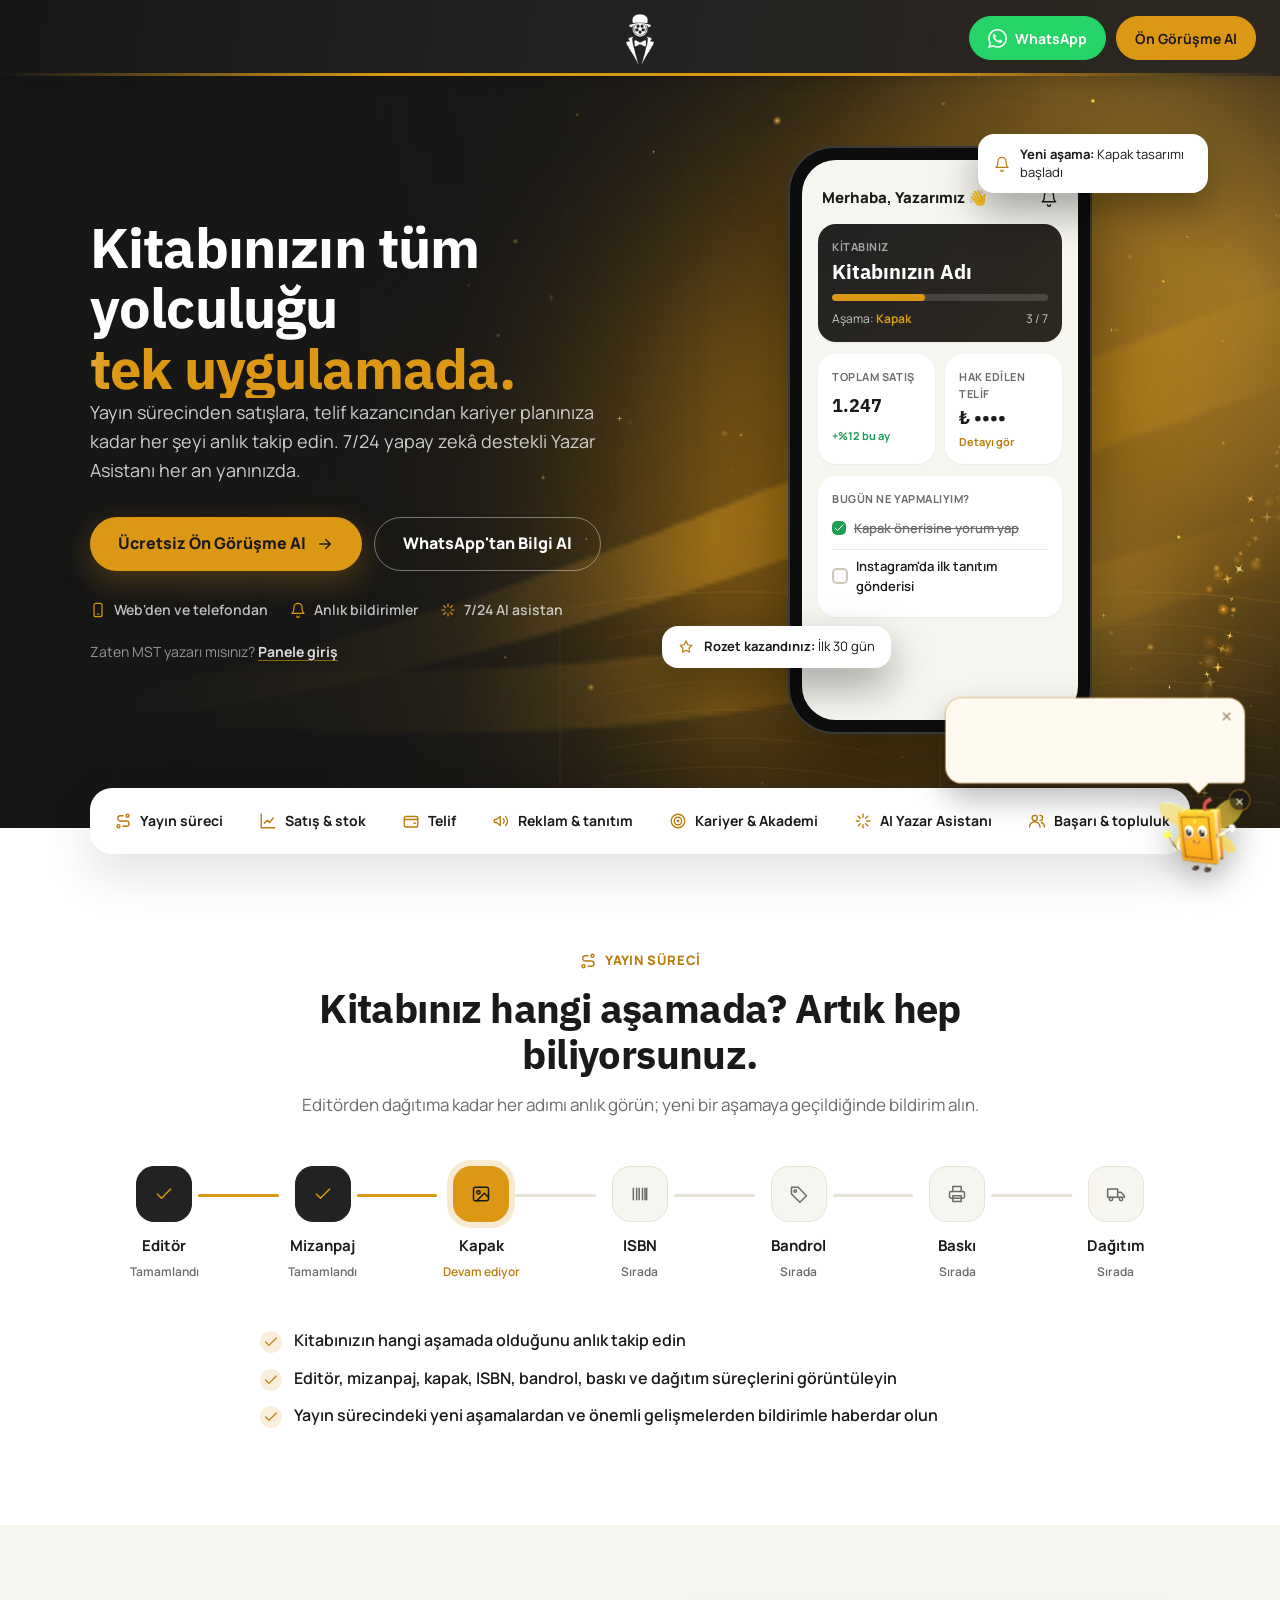
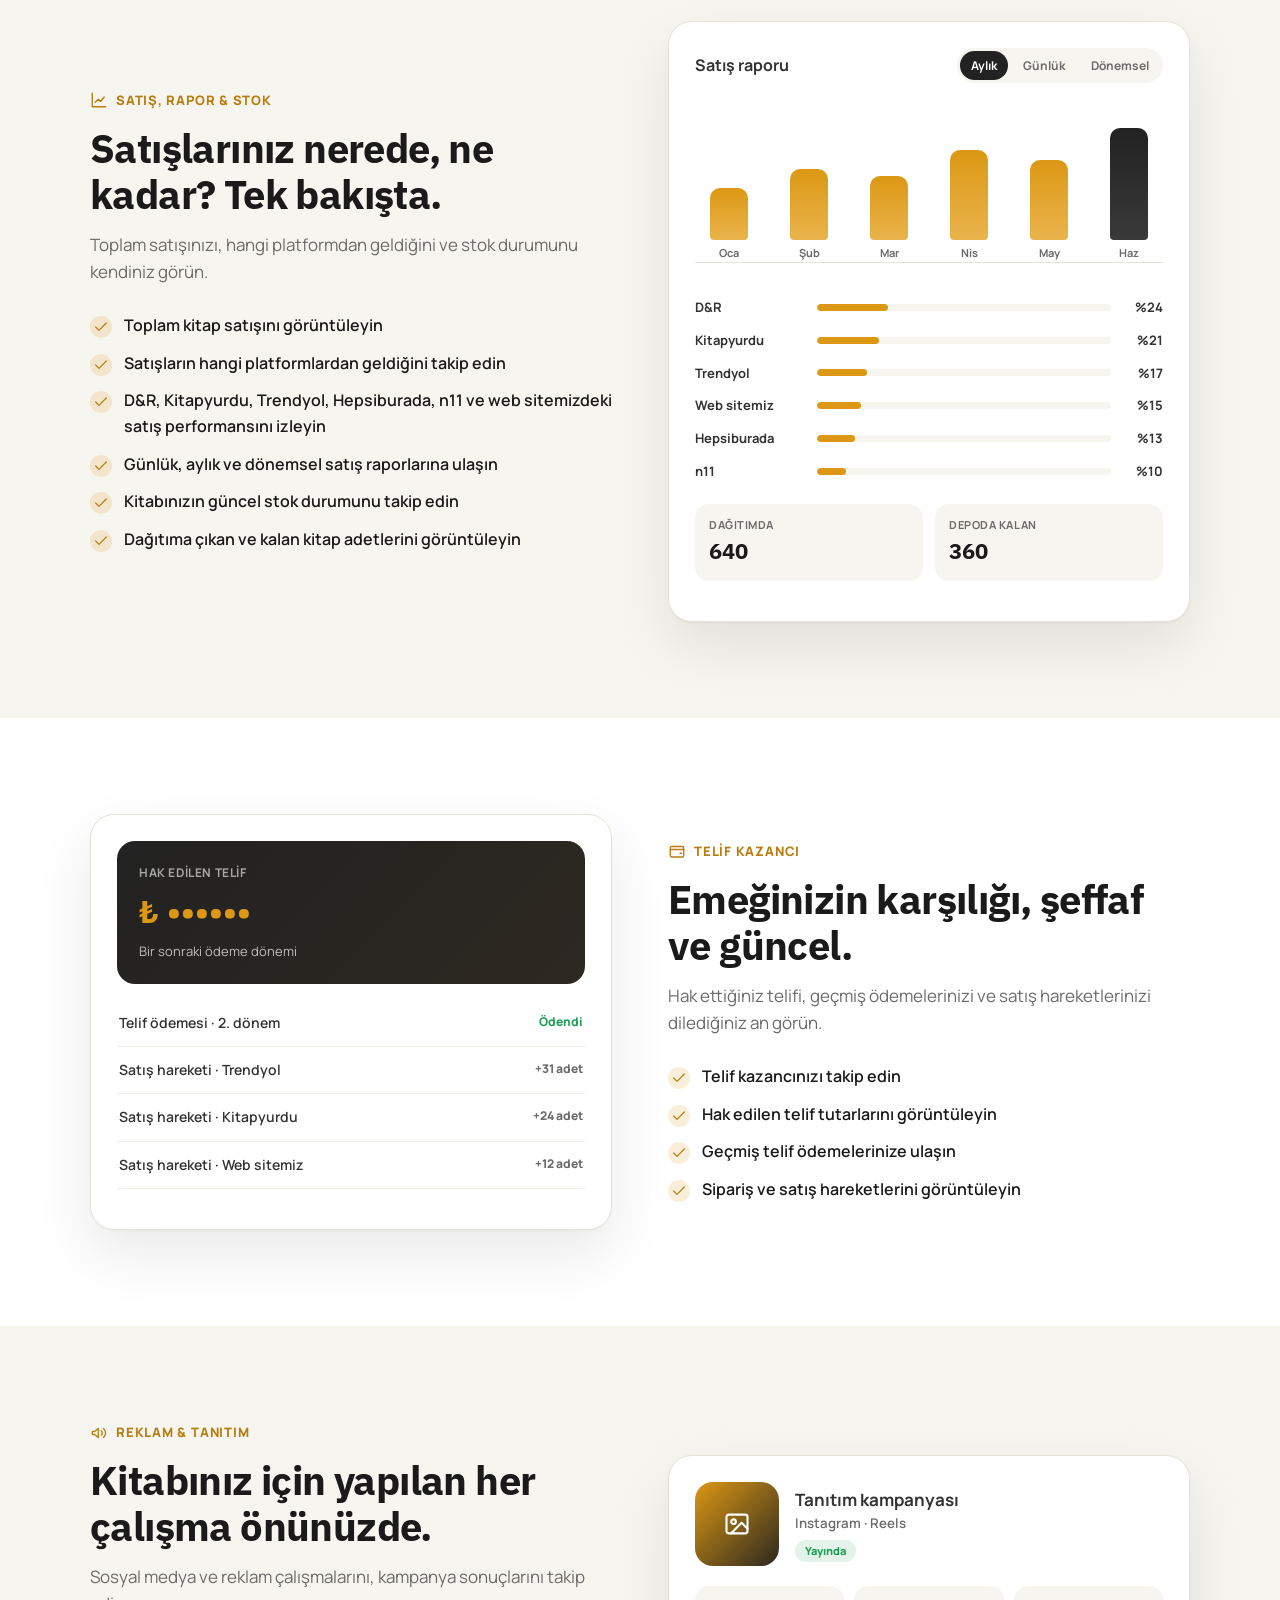
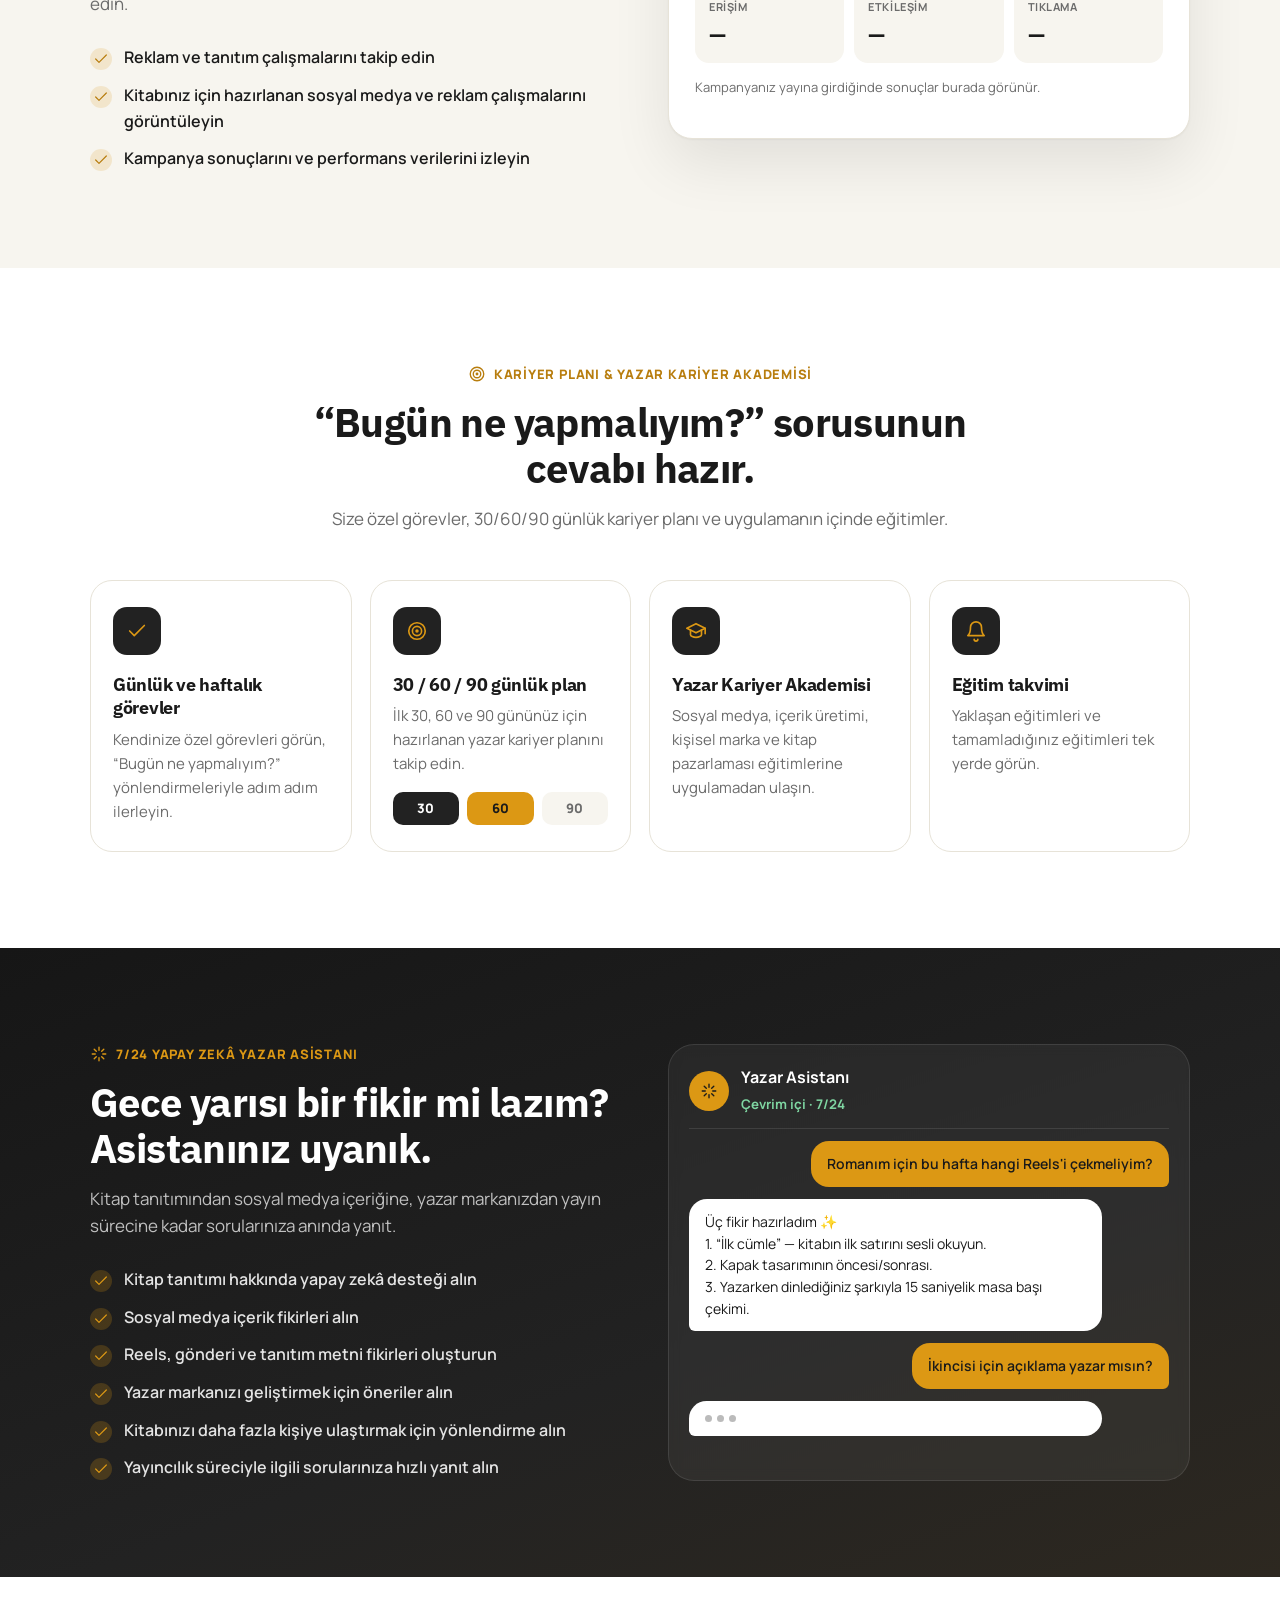
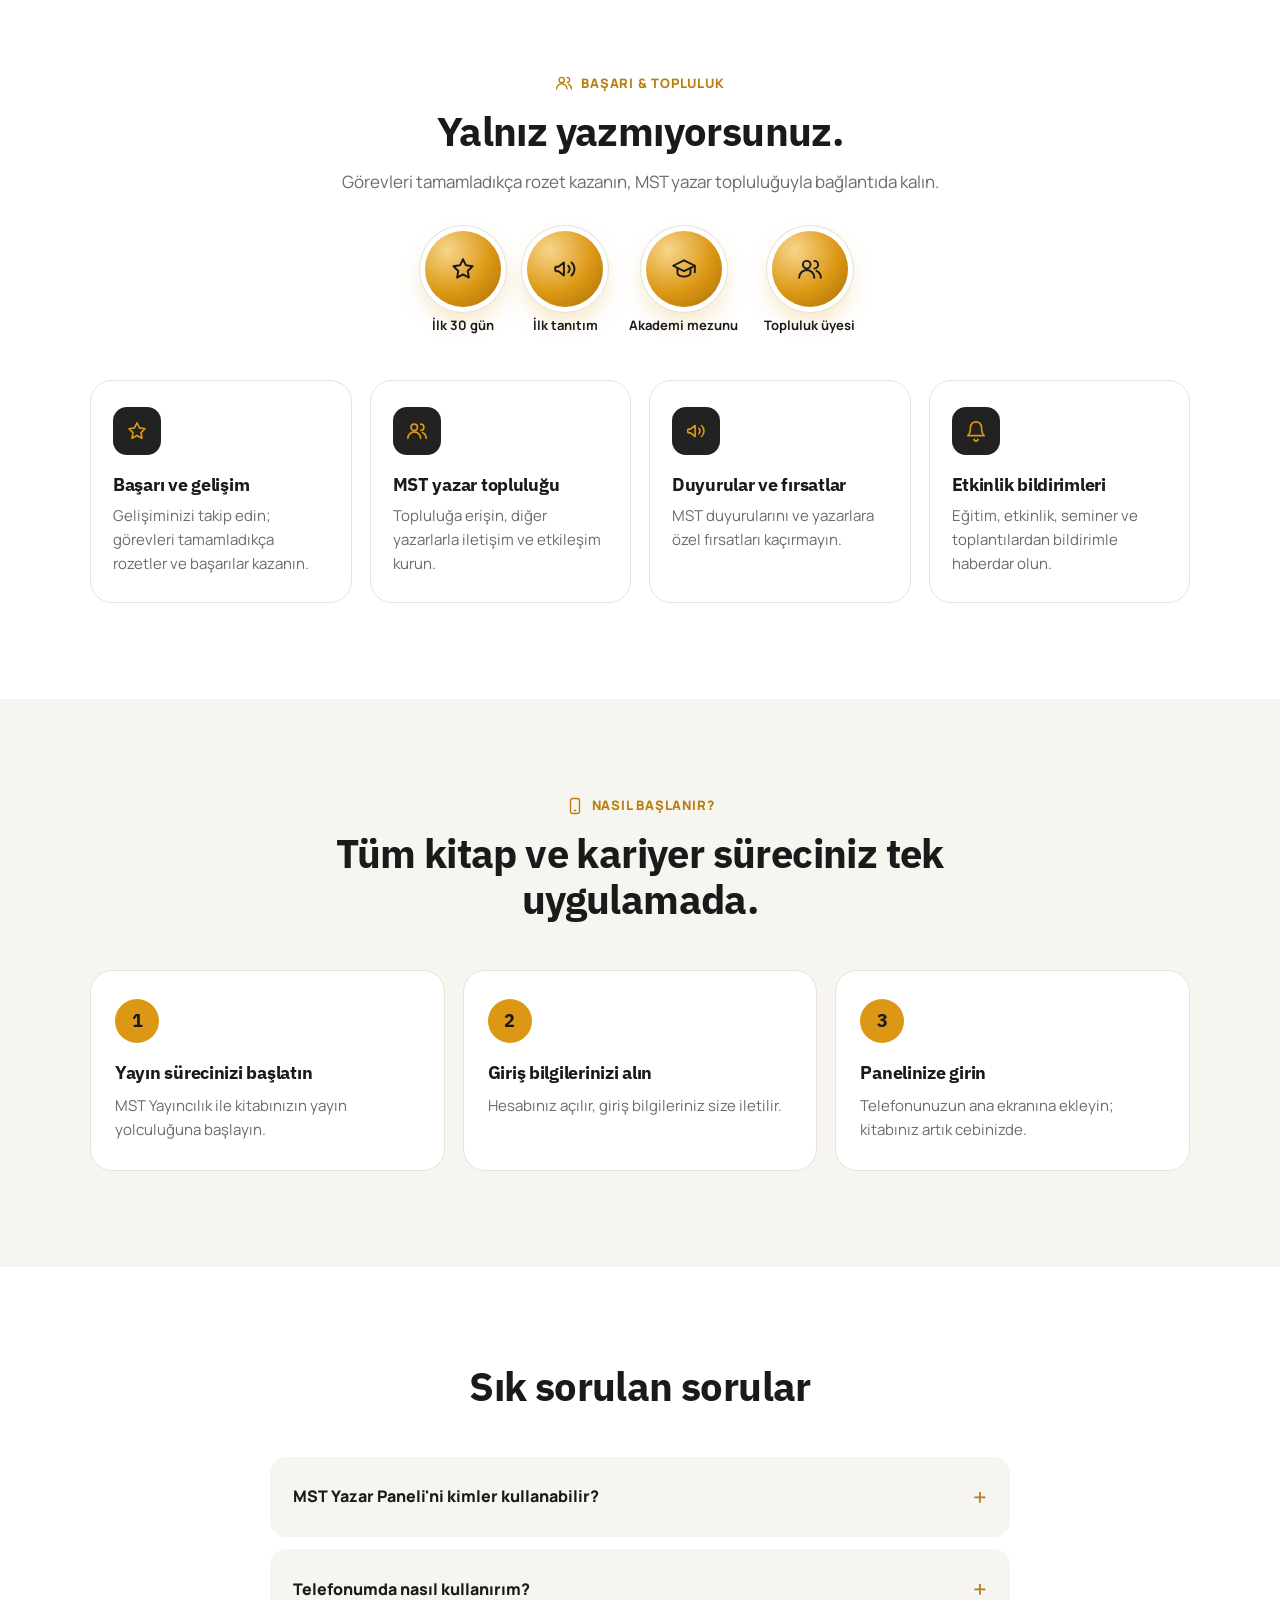
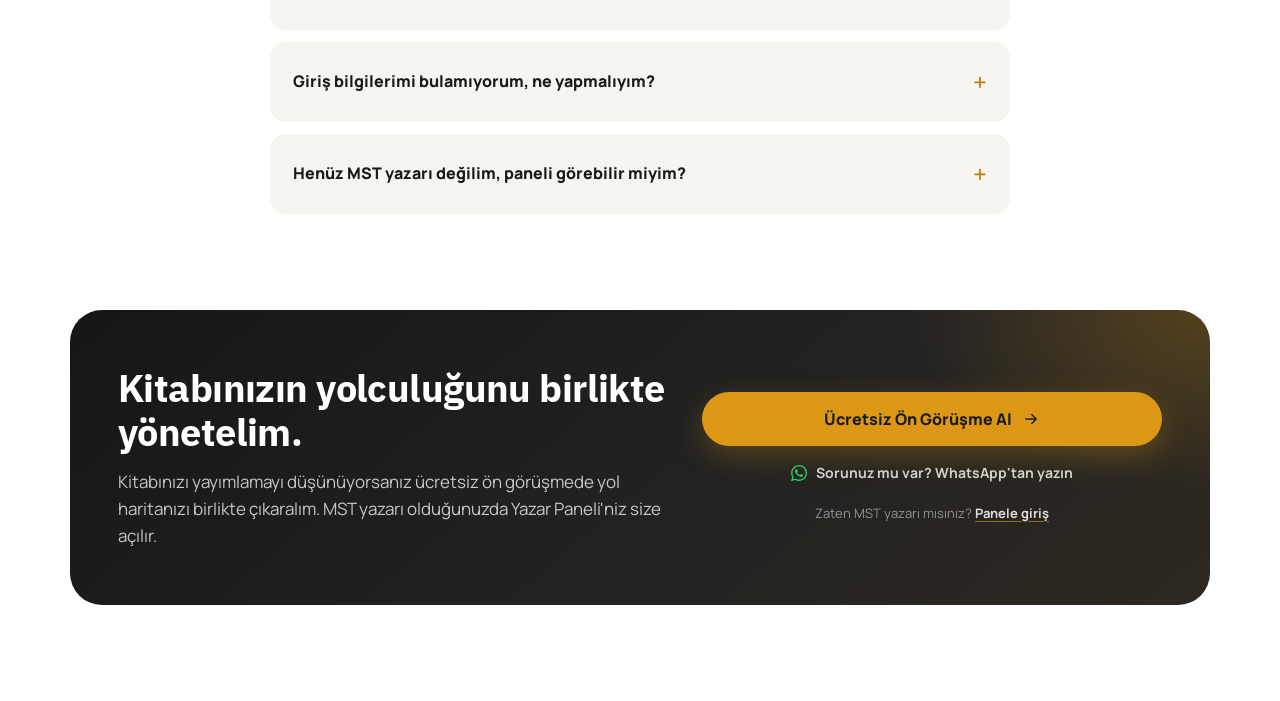
<file: demo/uygulama.html>
<!doctype html>
<html lang="tr">
<head>
<meta charset="utf-8">
<meta name="viewport" content="width=device-width, initial-scale=1, viewport-fit=cover">
<meta name="theme-color" content="#1a1a1a">
<title>MST Yazar Paneli — MST Yayıncılık</title>
<!-- WordPress'siz önizleme: templates/uygulama.php'nin çıktısından üretildi. Şablon değişirse yeniden üretilmeli. -->
<script>document.documentElement.classList.add('uyg-js');</script>
<link rel="stylesheet" href="https://fonts.googleapis.com/css2?family=IBM+Plex+Sans:wght@500;600;700&family=Manrope:wght@400;500;600;700;800&display=swap">
<link rel="stylesheet" href="/mst-randevu/assets/randevu.css">
<link rel="stylesheet" href="/mst-randevu/assets/uygulama.css">
</head>
<body class="mst-sayfa mst-uyg">
<header class="mst-top">
            <div class="mst-top__in">
                <a class="mst-top__logo" href="https://mstyayincilik.com/" aria-label="Ana sayfa">
                    <img src="/mst-randevu/assets/mst-figur.png" alt="MST" width="50" height="50">
                </a>
                <button type="button" class="mst-top__menu" aria-label="Menüyü aç" aria-expanded="false" aria-controls="mst-top-menu"><span></span><span></span><span></span></button>
                <div class="mst-top__cta" id="mst-top-menu">
                    <a class="mst-top__btn mst-top__btn--wa" href="https://wa.me/905514112004?text=Merhaba%2C%20MST%20Yazar%20Paneli%20hakk%C4%B1nda%20bilgi%20almak%20istiyorum." target="_blank" rel="noopener" aria-label="WhatsApp'tan yazın"><svg class="mst-ic" width="18" height="18" viewBox="0 0 24 24" fill="currentColor" aria-hidden="true"><path d="M17.472 14.382c-.297-.149-1.758-.867-2.03-.967-.273-.099-.471-.148-.67.15-.197.297-.767.966-.94 1.164-.173.199-.347.223-.644.075-.297-.15-1.255-.463-2.39-1.475-.883-.788-1.48-1.761-1.653-2.059-.173-.297-.018-.458.13-.606.134-.133.298-.347.446-.52.149-.174.198-.298.298-.497.099-.198.05-.371-.025-.52-.075-.149-.669-1.612-.916-2.207-.242-.579-.487-.5-.669-.51-.173-.008-.371-.01-.57-.01-.198 0-.52.074-.792.372-.272.297-1.04 1.016-1.04 2.479 0 1.462 1.065 2.875 1.213 3.074.149.198 2.096 3.2 5.077 4.487.709.306 1.262.489 1.694.625.712.227 1.36.195 1.871.118.571-.085 1.758-.719 2.006-1.413.248-.694.248-1.289.173-1.413-.074-.124-.272-.198-.57-.347m-5.421 7.403h-.004a9.87 9.87 0 0 1-5.031-1.378l-.361-.214-3.741.982.998-3.648-.235-.374a9.86 9.86 0 0 1-1.51-5.26c.001-5.45 4.436-9.884 9.888-9.884 2.64 0 5.122 1.03 6.988 2.898a9.825 9.825 0 0 1 2.893 6.994c-.003 5.45-4.437 9.884-9.885 9.884m8.413-18.297A11.815 11.815 0 0 0 12.05 0C5.495 0 .16 5.335.157 11.892c0 2.096.547 4.142 1.588 5.945L.057 24l6.305-1.654a11.882 11.882 0 0 0 5.683 1.448h.005c6.554 0 11.89-5.335 11.893-11.893a11.821 11.821 0 0 0-3.48-8.413z"/></svg><span>WhatsApp</span></a>                    <a class="mst-top__btn mst-top__btn--mobil" href="https://mstyayincilik.com/"><span>Siteye Git</span><svg class="mst-ic" width="18" height="18" viewBox="0 0 24 24" fill="none" stroke="currentColor" stroke-width="2" stroke-linecap="round" stroke-linejoin="round" aria-hidden="true"><path d="M14 4h6v6M20 4l-9 9M19 14v5a1 1 0 0 1-1 1H5a1 1 0 0 1-1-1V6a1 1 0 0 1 1-1h5"/></svg></a>
                    <a class="mst-top__btn mst-top__btn--altin" href="/"><span>Ön Görüşme Al</span></a>                </div>
            </div>
        </header>
<main class="uyg">
    <!-- ============ Giriş ============ -->
    <section class="uyg-hero" data-peri-poz="goster" data-peri-soz="İşte Yazar Paneli: kitabınızla ilgili her şey bu ekranda." data-peri-hedef=".uyg-tel" data-peri-yer="sag,kose-sag">
        <div class="uyg-kap uyg-hero__in">
            <div class="uyg-hero__metin">
                <h1 aria-label="Kitabınızın tüm yolculuğu tek uygulamada."><span class="uyg-k" style="--i:0">Kitabınızın</span> <span class="uyg-k" style="--i:1">tüm</span> <span class="uyg-k" style="--i:2">yolculuğu</span> <em class="uyg-k uyg-parilti" style="--i:3">tek uygulamada.</em></h1>
                <p class="uyg-hero__alt uyg-gir" style="--d:.75s">Yayın sürecinden satışlara, telif kazancından kariyer planınıza kadar her şeyi anlık takip edin. 7/24 yapay zekâ destekli Yazar Asistanı her an yanınızda.</p>
                <div class="uyg-hero__cta uyg-gir" style="--d:.9s">
                    <a class="uyg-btn uyg-btn--altin" href="/">Ücretsiz Ön Görüşme Al <svg class="uyg-ic" width="18" height="18" viewBox="0 0 24 24" fill="none" stroke="currentColor" stroke-width="1.8" stroke-linecap="round" stroke-linejoin="round" aria-hidden="true"><path d="M5 12h14M13 6l6 6-6 6"/></svg></a>
                    <a class="uyg-btn uyg-btn--cizgi" href="https://wa.me/905514112004?text=Merhaba%2C%20MST%20Yazar%20Paneli%20hakk%C4%B1nda%20bilgi%20almak%20istiyorum." target="_blank" rel="noopener">WhatsApp'tan Bilgi Al</a>                </div>
                <ul class="uyg-hero__cipler uyg-gir" style="--d:1.05s">
                    <li><svg class="uyg-ic" width="16" height="16" viewBox="0 0 24 24" fill="none" stroke="currentColor" stroke-width="1.8" stroke-linecap="round" stroke-linejoin="round" aria-hidden="true"><rect x="6" y="2" width="12" height="20" rx="3"/><path d="M11 18h2"/></svg> Web'den ve telefondan</li>
                    <li><svg class="uyg-ic" width="16" height="16" viewBox="0 0 24 24" fill="none" stroke="currentColor" stroke-width="1.8" stroke-linecap="round" stroke-linejoin="round" aria-hidden="true"><path d="M6 8a6 6 0 0 1 12 0c0 7 3 9 3 9H3s3-2 3-9"/><path d="M10 21a2 2 0 0 0 4 0"/></svg> Anlık bildirimler</li>
                    <li><svg class="uyg-ic" width="16" height="16" viewBox="0 0 24 24" fill="none" stroke="currentColor" stroke-width="1.8" stroke-linecap="round" stroke-linejoin="round" aria-hidden="true"><path d="M12 3v4M12 17v4M3 12h4M17 12h4M5.6 5.6l2.8 2.8M15.6 15.6l2.8 2.8M5.6 18.4l2.8-2.8M15.6 8.4l2.8-2.8"/></svg> 7/24 AI asistan</li>
                </ul>
                                <p class="uyg-giris-link uyg-gir" style="--d:1.15s">Zaten MST yazarı mısınız? <a href="https://app.mstyayincilik.com/">Panele giriş</a></p>
            </div>
            <div class="uyg-hero__gorsel" aria-hidden="true" data-uyg-egim>
                <div class="uyg-tel">
                    <div class="uyg-tel__ekran">
                        <div class="uyg-tel__ust"><span>Merhaba, Yazarımız 👋</span><svg class="uyg-ic" width="18" height="18" viewBox="0 0 24 24" fill="none" stroke="currentColor" stroke-width="1.8" stroke-linecap="round" stroke-linejoin="round" aria-hidden="true"><path d="M6 8a6 6 0 0 1 12 0c0 7 3 9 3 9H3s3-2 3-9"/><path d="M10 21a2 2 0 0 0 4 0"/></svg></div>
                        <div class="uyg-kart uyg-kart--koyu">
                            <small>Kitabınız</small>
                            <strong>Kitabınızın Adı</strong>
                            <div class="uyg-ilerleme"><span style="width:43%"></span></div>
                            <div class="uyg-kart__satir"><span>Aşama: <b>Kapak</b></span><span>3 / 7</span></div>
                        </div>
                        <div class="uyg-mini-ikili">
                            <div class="uyg-kart"><small>Toplam satış</small><strong data-uyg-say="1248">1.248</strong><em>+%12 bu ay</em></div>
                            <div class="uyg-kart"><small>Hak edilen telif</small><strong>₺ ••••</strong><em>Detayı gör</em></div>
                        </div>
                        <div class="uyg-kart">
                            <small>Bugün ne yapmalıyım?</small>
                            <div class="uyg-gorev uyg-gorev--bitti"><svg class="uyg-ic" width="14" height="14" viewBox="0 0 24 24" fill="none" stroke="currentColor" stroke-width="1.8" stroke-linecap="round" stroke-linejoin="round" aria-hidden="true"><path d="M20 6 9 17l-5-5"/></svg> Kapak önerisine yorum yap</div>
                            <div class="uyg-gorev"><i></i> Instagram'da ilk tanıtım gönderisi</div>
                        </div>
                    </div>
                </div>
                <div class="uyg-yuzen uyg-yuzen--1"><svg class="uyg-ic" width="16" height="16" viewBox="0 0 24 24" fill="none" stroke="currentColor" stroke-width="1.8" stroke-linecap="round" stroke-linejoin="round" aria-hidden="true"><path d="M6 8a6 6 0 0 1 12 0c0 7 3 9 3 9H3s3-2 3-9"/><path d="M10 21a2 2 0 0 0 4 0"/></svg> <span data-uyg-canli><b>Yeni aşama:</b> Kapak tasarımı başladı</span></div>
                <div class="uyg-yuzen uyg-yuzen--2"><svg class="uyg-ic" width="16" height="16" viewBox="0 0 24 24" fill="none" stroke="currentColor" stroke-width="1.8" stroke-linecap="round" stroke-linejoin="round" aria-hidden="true"><path d="m12 3 2.7 5.6 6.1.9-4.4 4.3 1 6.1L12 17l-5.4 2.9 1-6.1-4.4-4.3 6.1-.9z"/></svg> <span><b>Rozet kazandınız:</b> İlk 30 gün</span></div>
            </div>
        </div>
    </section>
    <!-- ============ Modül şeridi ============ -->
    <nav class="uyg-seritler" aria-label="Özellikler">
        <div class="uyg-kap">
                            <a href="#surec"><svg class="uyg-ic" width="18" height="18" viewBox="0 0 24 24" fill="none" stroke="currentColor" stroke-width="1.8" stroke-linecap="round" stroke-linejoin="round" aria-hidden="true"><circle cx="6" cy="19" r="2"/><circle cx="18" cy="5" r="2"/><path d="M12 19h4.5a3.5 3.5 0 0 0 0-7h-8a3.5 3.5 0 0 1 0-7H12"/></svg><span>Yayın süreci</span></a>
                            <a href="#satis"><svg class="uyg-ic" width="18" height="18" viewBox="0 0 24 24" fill="none" stroke="currentColor" stroke-width="1.8" stroke-linecap="round" stroke-linejoin="round" aria-hidden="true"><path d="M3 3v18h18"/><path d="M7 15l4-4 3 3 5-6"/></svg><span>Satış &amp; stok</span></a>
                            <a href="#telif"><svg class="uyg-ic" width="18" height="18" viewBox="0 0 24 24" fill="none" stroke="currentColor" stroke-width="1.8" stroke-linecap="round" stroke-linejoin="round" aria-hidden="true"><rect x="3" y="6" width="18" height="14" rx="2"/><path d="M3 10h18M16 15h2"/></svg><span>Telif</span></a>
                            <a href="#tanitim"><svg class="uyg-ic" width="18" height="18" viewBox="0 0 24 24" fill="none" stroke="currentColor" stroke-width="1.8" stroke-linecap="round" stroke-linejoin="round" aria-hidden="true"><path d="M3 11v2a1 1 0 0 0 1 1h2l5 4V6L6 10H4a1 1 0 0 0-1 1z"/><path d="M15 9a4 4 0 0 1 0 6M18 6a8 8 0 0 1 0 12"/></svg><span>Reklam &amp; tanıtım</span></a>
                            <a href="#kariyer"><svg class="uyg-ic" width="18" height="18" viewBox="0 0 24 24" fill="none" stroke="currentColor" stroke-width="1.8" stroke-linecap="round" stroke-linejoin="round" aria-hidden="true"><circle cx="12" cy="12" r="9"/><circle cx="12" cy="12" r="5"/><circle cx="12" cy="12" r="1"/></svg><span>Kariyer &amp; Akademi</span></a>
                            <a href="#asistan"><svg class="uyg-ic" width="18" height="18" viewBox="0 0 24 24" fill="none" stroke="currentColor" stroke-width="1.8" stroke-linecap="round" stroke-linejoin="round" aria-hidden="true"><path d="M12 3v4M12 17v4M3 12h4M17 12h4M5.6 5.6l2.8 2.8M15.6 15.6l2.8 2.8M5.6 18.4l2.8-2.8M15.6 8.4l2.8-2.8"/></svg><span>AI Yazar Asistanı</span></a>
                            <a href="#topluluk"><svg class="uyg-ic" width="18" height="18" viewBox="0 0 24 24" fill="none" stroke="currentColor" stroke-width="1.8" stroke-linecap="round" stroke-linejoin="round" aria-hidden="true"><circle cx="9" cy="8" r="3.5"/><path d="M2 20a7 7 0 0 1 14 0"/><path d="M16 4.5a3.5 3.5 0 0 1 0 7M22 20a7 7 0 0 0-4-6.3"/></svg><span>Başarı &amp; topluluk</span></a>
                    </div>
    </nav>
    <!-- ============ 1. Yayın süreci ============ -->
    <section class="uyg-bolum" id="surec" data-peri-poz="goster" data-peri-soz="Editörden baskıya, kitabınızın her adımını buradan anlık izlersiniz." data-peri-hedef=".uyg-rota li" data-peri-yer="sag,ust,kose-sag">
        <div class="uyg-kap">
            <header class="uyg-baslik">
                <span class="uyg-ust"><svg class="uyg-ic" width="18" height="18" viewBox="0 0 24 24" fill="none" stroke="currentColor" stroke-width="1.8" stroke-linecap="round" stroke-linejoin="round" aria-hidden="true"><circle cx="6" cy="19" r="2"/><circle cx="18" cy="5" r="2"/><path d="M12 19h4.5a3.5 3.5 0 0 0 0-7h-8a3.5 3.5 0 0 1 0-7H12"/></svg> Yayın süreci</span>
                <h2>Kitabınız hangi aşamada? Artık hep biliyorsunuz.</h2>
                <p>Editörden dağıtıma kadar her adımı anlık görün; yeni bir aşamaya geçildiğinde bildirim alın.</p>
            </header>
            <ol class="uyg-rota">
                                    <li class="is-bitti">
                        <span class="uyg-rota__ic"><svg class="uyg-ic" width="20" height="20" viewBox="0 0 24 24" fill="none" stroke="currentColor" stroke-width="1.8" stroke-linecap="round" stroke-linejoin="round" aria-hidden="true"><path d="M20 6 9 17l-5-5"/></svg></span>
                        <strong>Editör</strong>
                        <small>Tamamlandı</small>
                    </li>
                                    <li class="is-bitti">
                        <span class="uyg-rota__ic"><svg class="uyg-ic" width="20" height="20" viewBox="0 0 24 24" fill="none" stroke="currentColor" stroke-width="1.8" stroke-linecap="round" stroke-linejoin="round" aria-hidden="true"><path d="M20 6 9 17l-5-5"/></svg></span>
                        <strong>Mizanpaj</strong>
                        <small>Tamamlandı</small>
                    </li>
                                    <li class="is-simdi">
                        <span class="uyg-rota__ic"><svg class="uyg-ic" width="20" height="20" viewBox="0 0 24 24" fill="none" stroke="currentColor" stroke-width="1.8" stroke-linecap="round" stroke-linejoin="round" aria-hidden="true"><rect x="3" y="4" width="18" height="16" rx="2"/><circle cx="9" cy="10" r="2"/><path d="m21 16-5-5-9 9"/></svg></span>
                        <strong>Kapak</strong>
                        <small>Devam ediyor</small>
                    </li>
                                    <li class="">
                        <span class="uyg-rota__ic"><svg class="uyg-ic" width="20" height="20" viewBox="0 0 24 24" fill="none" stroke="currentColor" stroke-width="1.8" stroke-linecap="round" stroke-linejoin="round" aria-hidden="true"><path d="M4 5v14M8 5v14M11 5v14M15 5v14M18 5v14M20 5v14"/></svg></span>
                        <strong>ISBN</strong>
                        <small>Sırada</small>
                    </li>
                                    <li class="">
                        <span class="uyg-rota__ic"><svg class="uyg-ic" width="20" height="20" viewBox="0 0 24 24" fill="none" stroke="currentColor" stroke-width="1.8" stroke-linecap="round" stroke-linejoin="round" aria-hidden="true"><path d="M3 12V4h8l10 10-8 8z"/><circle cx="7.5" cy="8.5" r="1.5"/></svg></span>
                        <strong>Bandrol</strong>
                        <small>Sırada</small>
                    </li>
                                    <li class="">
                        <span class="uyg-rota__ic"><svg class="uyg-ic" width="20" height="20" viewBox="0 0 24 24" fill="none" stroke="currentColor" stroke-width="1.8" stroke-linecap="round" stroke-linejoin="round" aria-hidden="true"><path d="M7 9V3h10v6"/><rect x="3" y="9" width="18" height="8" rx="2"/><path d="M7 14h10v7H7z"/></svg></span>
                        <strong>Baskı</strong>
                        <small>Sırada</small>
                    </li>
                                    <li class="">
                        <span class="uyg-rota__ic"><svg class="uyg-ic" width="20" height="20" viewBox="0 0 24 24" fill="none" stroke="currentColor" stroke-width="1.8" stroke-linecap="round" stroke-linejoin="round" aria-hidden="true"><path d="M2 6h12v10H2zM14 10h4l4 4v2h-8"/><circle cx="6" cy="18" r="2"/><circle cx="18" cy="18" r="2"/></svg></span>
                        <strong>Dağıtım</strong>
                        <small>Sırada</small>
                    </li>
                            </ol>
            <ul class="uyg-liste"><li><svg class="uyg-ic" width="16" height="16" viewBox="0 0 24 24" fill="none" stroke="currentColor" stroke-width="1.8" stroke-linecap="round" stroke-linejoin="round" aria-hidden="true"><path d="M20 6 9 17l-5-5"/></svg><span>Kitabınızın hangi aşamada olduğunu anlık takip edin</span></li><li><svg class="uyg-ic" width="16" height="16" viewBox="0 0 24 24" fill="none" stroke="currentColor" stroke-width="1.8" stroke-linecap="round" stroke-linejoin="round" aria-hidden="true"><path d="M20 6 9 17l-5-5"/></svg><span>Editör, mizanpaj, kapak, ISBN, bandrol, baskı ve dağıtım süreçlerini görüntüleyin</span></li><li><svg class="uyg-ic" width="16" height="16" viewBox="0 0 24 24" fill="none" stroke="currentColor" stroke-width="1.8" stroke-linecap="round" stroke-linejoin="round" aria-hidden="true"><path d="M20 6 9 17l-5-5"/></svg><span>Yayın sürecindeki yeni aşamalardan ve önemli gelişmelerden bildirimle haberdar olun</span></li></ul>        </div>
    </section>
    <!-- ============ 2. Satış & stok ============ -->
    <section class="uyg-bolum uyg-bolum--acik" id="satis" data-peri-poz="goster" data-peri-soz="D&amp;R&#039;dan Trendyol&#039;a, hangi mağazada kaç adet sattığınız tek ekranda!" data-peri-hedef=".uyg-panel" data-peri-yer="kose-sag">
        <div class="uyg-kap uyg-iki">
            <div>
                <header class="uyg-baslik uyg-baslik--sol">
                    <span class="uyg-ust"><svg class="uyg-ic" width="18" height="18" viewBox="0 0 24 24" fill="none" stroke="currentColor" stroke-width="1.8" stroke-linecap="round" stroke-linejoin="round" aria-hidden="true"><path d="M3 3v18h18"/><path d="M7 15l4-4 3 3 5-6"/></svg> Satış, rapor & stok</span>
                    <h2>Satışlarınız nerede, ne kadar? Tek bakışta.</h2>
                    <p>Toplam satışınızı, hangi platformdan geldiğini ve stok durumunu kendiniz görün.</p>
                </header>
                <ul class="uyg-liste"><li><svg class="uyg-ic" width="16" height="16" viewBox="0 0 24 24" fill="none" stroke="currentColor" stroke-width="1.8" stroke-linecap="round" stroke-linejoin="round" aria-hidden="true"><path d="M20 6 9 17l-5-5"/></svg><span>Toplam kitap satışını görüntüleyin</span></li><li><svg class="uyg-ic" width="16" height="16" viewBox="0 0 24 24" fill="none" stroke="currentColor" stroke-width="1.8" stroke-linecap="round" stroke-linejoin="round" aria-hidden="true"><path d="M20 6 9 17l-5-5"/></svg><span>Satışların hangi platformlardan geldiğini takip edin</span></li><li><svg class="uyg-ic" width="16" height="16" viewBox="0 0 24 24" fill="none" stroke="currentColor" stroke-width="1.8" stroke-linecap="round" stroke-linejoin="round" aria-hidden="true"><path d="M20 6 9 17l-5-5"/></svg><span>D&amp;R, Kitapyurdu, Trendyol, Hepsiburada, n11 ve web sitemizdeki satış performansını izleyin</span></li><li><svg class="uyg-ic" width="16" height="16" viewBox="0 0 24 24" fill="none" stroke="currentColor" stroke-width="1.8" stroke-linecap="round" stroke-linejoin="round" aria-hidden="true"><path d="M20 6 9 17l-5-5"/></svg><span>Günlük, aylık ve dönemsel satış raporlarına ulaşın</span></li><li><svg class="uyg-ic" width="16" height="16" viewBox="0 0 24 24" fill="none" stroke="currentColor" stroke-width="1.8" stroke-linecap="round" stroke-linejoin="round" aria-hidden="true"><path d="M20 6 9 17l-5-5"/></svg><span>Kitabınızın güncel stok durumunu takip edin</span></li><li><svg class="uyg-ic" width="16" height="16" viewBox="0 0 24 24" fill="none" stroke="currentColor" stroke-width="1.8" stroke-linecap="round" stroke-linejoin="round" aria-hidden="true"><path d="M20 6 9 17l-5-5"/></svg><span>Dağıtıma çıkan ve kalan kitap adetlerini görüntüleyin</span></li></ul>            </div>
            <div class="uyg-panel" aria-hidden="true">
                <div class="uyg-panel__ust"><strong>Satış raporu</strong><span class="uyg-sekmeler"><b>Aylık</b><i>Günlük</i><i>Dönemsel</i></span></div>
                <div class="uyg-cubuklar">
                                            <div><span style="height:38%"></span><small>Oca</small></div>
                                            <div><span style="height:52%"></span><small>Şub</small></div>
                                            <div><span style="height:47%"></span><small>Mar</small></div>
                                            <div><span style="height:66%"></span><small>Nis</small></div>
                                            <div><span style="height:58%"></span><small>May</small></div>
                                            <div><span style="height:82%"></span><small>Haz</small></div>
                                    </div>
                <div class="uyg-kanallar">
                                            <div><span>D&amp;R</span><div class="uyg-ilerleme"><span style="width:24%"></span></div><b>%24</b></div>
                                            <div><span>Kitapyurdu</span><div class="uyg-ilerleme"><span style="width:21%"></span></div><b>%21</b></div>
                                            <div><span>Trendyol</span><div class="uyg-ilerleme"><span style="width:17%"></span></div><b>%17</b></div>
                                            <div><span>Web sitemiz</span><div class="uyg-ilerleme"><span style="width:15%"></span></div><b>%15</b></div>
                                            <div><span>Hepsiburada</span><div class="uyg-ilerleme"><span style="width:13%"></span></div><b>%13</b></div>
                                            <div><span>n11</span><div class="uyg-ilerleme"><span style="width:10%"></span></div><b>%10</b></div>
                                    </div>
                <div class="uyg-stok">
                    <div><small>Dağıtımda</small><strong>640</strong></div>
                    <div><small>Depoda kalan</small><strong>360</strong></div>
                </div>
            </div>
        </div>
    </section>
    <!-- ============ 3. Telif ============ -->
    <section class="uyg-bolum" id="telif" data-peri-poz="sevinc" data-peri-soz="Hak edişleriniz ve ödemeleriniz burada; her kuruşu görürsünüz." data-peri-hedef=".uyg-panel" data-peri-yer="kose-sol,kose-sag">
        <div class="uyg-kap uyg-iki uyg-iki--ters">
            <div>
                <header class="uyg-baslik uyg-baslik--sol">
                    <span class="uyg-ust"><svg class="uyg-ic" width="18" height="18" viewBox="0 0 24 24" fill="none" stroke="currentColor" stroke-width="1.8" stroke-linecap="round" stroke-linejoin="round" aria-hidden="true"><rect x="3" y="6" width="18" height="14" rx="2"/><path d="M3 10h18M16 15h2"/></svg> Telif kazancı</span>
                    <h2>Emeğinizin karşılığı, şeffaf ve güncel.</h2>
                    <p>Hak ettiğiniz telifi, geçmiş ödemelerinizi ve satış hareketlerinizi dilediğiniz an görün.</p>
                </header>
                <ul class="uyg-liste"><li><svg class="uyg-ic" width="16" height="16" viewBox="0 0 24 24" fill="none" stroke="currentColor" stroke-width="1.8" stroke-linecap="round" stroke-linejoin="round" aria-hidden="true"><path d="M20 6 9 17l-5-5"/></svg><span>Telif kazancınızı takip edin</span></li><li><svg class="uyg-ic" width="16" height="16" viewBox="0 0 24 24" fill="none" stroke="currentColor" stroke-width="1.8" stroke-linecap="round" stroke-linejoin="round" aria-hidden="true"><path d="M20 6 9 17l-5-5"/></svg><span>Hak edilen telif tutarlarını görüntüleyin</span></li><li><svg class="uyg-ic" width="16" height="16" viewBox="0 0 24 24" fill="none" stroke="currentColor" stroke-width="1.8" stroke-linecap="round" stroke-linejoin="round" aria-hidden="true"><path d="M20 6 9 17l-5-5"/></svg><span>Geçmiş telif ödemelerinize ulaşın</span></li><li><svg class="uyg-ic" width="16" height="16" viewBox="0 0 24 24" fill="none" stroke="currentColor" stroke-width="1.8" stroke-linecap="round" stroke-linejoin="round" aria-hidden="true"><path d="M20 6 9 17l-5-5"/></svg><span>Sipariş ve satış hareketlerini görüntüleyin</span></li></ul>            </div>
            <div class="uyg-panel" aria-hidden="true">
                <div class="uyg-telif">
                    <small>Hak edilen telif</small>
                    <strong>₺ ••••••</strong>
                    <span>Bir sonraki ödeme dönemi</span>
                </div>
                <div class="uyg-hareketler">
                    <div><span>Telif ödemesi · 2. dönem</span><em>Ödendi</em></div>
                    <div><span>Satış hareketi · Trendyol</span><em class="gri">+31 adet</em></div>
                    <div><span>Satış hareketi · Kitapyurdu</span><em class="gri">+24 adet</em></div>
                    <div><span>Satış hareketi · Web sitemiz</span><em class="gri">+12 adet</em></div>
                </div>
            </div>
        </div>
    </section>
    <!-- ============ 4. Reklam & tanıtım ============ -->
    <section class="uyg-bolum uyg-bolum--acik" id="tanitim" data-peri-poz="goster" data-peri-soz="Kitabınız için yapılan her tanıtım çalışması önünüzde." data-peri-hedef=".uyg-panel" data-peri-yer="kose-sag">
        <div class="uyg-kap uyg-iki">
            <div>
                <header class="uyg-baslik uyg-baslik--sol">
                    <span class="uyg-ust"><svg class="uyg-ic" width="18" height="18" viewBox="0 0 24 24" fill="none" stroke="currentColor" stroke-width="1.8" stroke-linecap="round" stroke-linejoin="round" aria-hidden="true"><path d="M3 11v2a1 1 0 0 0 1 1h2l5 4V6L6 10H4a1 1 0 0 0-1 1z"/><path d="M15 9a4 4 0 0 1 0 6M18 6a8 8 0 0 1 0 12"/></svg> Reklam & tanıtım</span>
                    <h2>Kitabınız için yapılan her çalışma önünüzde.</h2>
                    <p>Sosyal medya ve reklam çalışmalarını, kampanya sonuçlarını takip edin.</p>
                </header>
                <ul class="uyg-liste"><li><svg class="uyg-ic" width="16" height="16" viewBox="0 0 24 24" fill="none" stroke="currentColor" stroke-width="1.8" stroke-linecap="round" stroke-linejoin="round" aria-hidden="true"><path d="M20 6 9 17l-5-5"/></svg><span>Reklam ve tanıtım çalışmalarını takip edin</span></li><li><svg class="uyg-ic" width="16" height="16" viewBox="0 0 24 24" fill="none" stroke="currentColor" stroke-width="1.8" stroke-linecap="round" stroke-linejoin="round" aria-hidden="true"><path d="M20 6 9 17l-5-5"/></svg><span>Kitabınız için hazırlanan sosyal medya ve reklam çalışmalarını görüntüleyin</span></li><li><svg class="uyg-ic" width="16" height="16" viewBox="0 0 24 24" fill="none" stroke="currentColor" stroke-width="1.8" stroke-linecap="round" stroke-linejoin="round" aria-hidden="true"><path d="M20 6 9 17l-5-5"/></svg><span>Kampanya sonuçlarını ve performans verilerini izleyin</span></li></ul>            </div>
            <div class="uyg-panel" aria-hidden="true">
                <div class="uyg-kampanya">
                    <div class="uyg-kampanya__gorsel"><svg class="uyg-ic" width="28" height="28" viewBox="0 0 24 24" fill="none" stroke="currentColor" stroke-width="1.8" stroke-linecap="round" stroke-linejoin="round" aria-hidden="true"><rect x="3" y="4" width="18" height="16" rx="2"/><circle cx="9" cy="10" r="2"/><path d="m21 16-5-5-9 9"/></svg></div>
                    <div><strong>Tanıtım kampanyası</strong><small>Instagram · Reels</small><span class="uyg-durum">Yayında</span></div>
                </div>
                <div class="uyg-metrikler">
                    <div><small>Erişim</small><strong>—</strong></div>
                    <div><small>Etkileşim</small><strong>—</strong></div>
                    <div><small>Tıklama</small><strong>—</strong></div>
                </div>
                <p class="uyg-panel__not">Kampanyanız yayına girdiğinde sonuçlar burada görünür.</p>
            </div>
        </div>
    </section>
    <!-- ============ 5. Kariyer & Akademi ============ -->
    <section class="uyg-bolum" id="kariyer" data-peri-poz="dusun" data-peri-soz="“Bugün ne yapmalıyım?” diye düşünmeyin; sıradaki adımınız hazır." data-peri-hedef=".uyg-ozellik" data-peri-yer="kose-sag">
        <div class="uyg-kap">
            <header class="uyg-baslik">
                <span class="uyg-ust"><svg class="uyg-ic" width="18" height="18" viewBox="0 0 24 24" fill="none" stroke="currentColor" stroke-width="1.8" stroke-linecap="round" stroke-linejoin="round" aria-hidden="true"><circle cx="12" cy="12" r="9"/><circle cx="12" cy="12" r="5"/><circle cx="12" cy="12" r="1"/></svg> Kariyer planı & Yazar Kariyer Akademisi</span>
                <h2>“Bugün ne yapmalıyım?” sorusunun cevabı hazır.</h2>
                <p>Size özel görevler, 30/60/90 günlük kariyer planı ve uygulamanın içinde eğitimler.</p>
            </header>
            <div class="uyg-kartlar">
                <article class="uyg-ozellik">
                    <span class="uyg-ozellik__ic"><svg class="uyg-ic" width="22" height="22" viewBox="0 0 24 24" fill="none" stroke="currentColor" stroke-width="1.8" stroke-linecap="round" stroke-linejoin="round" aria-hidden="true"><path d="M20 6 9 17l-5-5"/></svg></span>
                    <h3>Günlük ve haftalık görevler</h3>
                    <p>Kendinize özel görevleri görün, “Bugün ne yapmalıyım?” yönlendirmeleriyle adım adım ilerleyin.</p>
                </article>
                <article class="uyg-ozellik">
                    <span class="uyg-ozellik__ic"><svg class="uyg-ic" width="22" height="22" viewBox="0 0 24 24" fill="none" stroke="currentColor" stroke-width="1.8" stroke-linecap="round" stroke-linejoin="round" aria-hidden="true"><circle cx="12" cy="12" r="9"/><circle cx="12" cy="12" r="5"/><circle cx="12" cy="12" r="1"/></svg></span>
                    <h3>30 / 60 / 90 günlük plan</h3>
                    <p>İlk 30, 60 ve 90 gününüz için hazırlanan yazar kariyer planını takip edin.</p>
                    <div class="uyg-plan" aria-hidden="true"><span class="bitti">30</span><span class="simdi">60</span><span>90</span></div>
                </article>
                <article class="uyg-ozellik">
                    <span class="uyg-ozellik__ic"><svg class="uyg-ic" width="22" height="22" viewBox="0 0 24 24" fill="none" stroke="currentColor" stroke-width="1.8" stroke-linecap="round" stroke-linejoin="round" aria-hidden="true"><path d="m2 9 10-5 10 5-10 5z"/><path d="M6 11v5c0 1.5 3 3 6 3s6-1.5 6-3v-5M22 9v6"/></svg></span>
                    <h3>Yazar Kariyer Akademisi</h3>
                    <p>Sosyal medya, içerik üretimi, kişisel marka ve kitap pazarlaması eğitimlerine uygulamadan ulaşın.</p>
                </article>
                <article class="uyg-ozellik">
                    <span class="uyg-ozellik__ic"><svg class="uyg-ic" width="22" height="22" viewBox="0 0 24 24" fill="none" stroke="currentColor" stroke-width="1.8" stroke-linecap="round" stroke-linejoin="round" aria-hidden="true"><path d="M6 8a6 6 0 0 1 12 0c0 7 3 9 3 9H3s3-2 3-9"/><path d="M10 21a2 2 0 0 0 4 0"/></svg></span>
                    <h3>Eğitim takvimi</h3>
                    <p>Yaklaşan eğitimleri ve tamamladığınız eğitimleri tek yerde görün.</p>
                </article>
            </div>
        </div>
    </section>
    <!-- ============ 6. AI Yazar Asistanı ============ -->
    <section class="uyg-bolum uyg-bolum--koyu" id="asistan" data-peri-poz="goz-kirp" data-peri-soz="Gece yarısı bir fikir mi lazım? Asistanınız hep uyanık." data-peri-hedef=".uyg-sohbet" data-peri-yer="kose-sag">
        <div class="uyg-kap uyg-iki">
            <div>
                <header class="uyg-baslik uyg-baslik--sol">
                    <span class="uyg-ust"><svg class="uyg-ic" width="18" height="18" viewBox="0 0 24 24" fill="none" stroke="currentColor" stroke-width="1.8" stroke-linecap="round" stroke-linejoin="round" aria-hidden="true"><path d="M12 3v4M12 17v4M3 12h4M17 12h4M5.6 5.6l2.8 2.8M15.6 15.6l2.8 2.8M5.6 18.4l2.8-2.8M15.6 8.4l2.8-2.8"/></svg> 7/24 Yapay Zekâ Yazar Asistanı</span>
                    <h2>Gece yarısı bir fikir mi lazım? Asistanınız uyanık.</h2>
                    <p>Kitap tanıtımından sosyal medya içeriğine, yazar markanızdan yayın sürecine kadar sorularınıza anında yanıt.</p>
                </header>
                <ul class="uyg-liste"><li><svg class="uyg-ic" width="16" height="16" viewBox="0 0 24 24" fill="none" stroke="currentColor" stroke-width="1.8" stroke-linecap="round" stroke-linejoin="round" aria-hidden="true"><path d="M20 6 9 17l-5-5"/></svg><span>Kitap tanıtımı hakkında yapay zekâ desteği alın</span></li><li><svg class="uyg-ic" width="16" height="16" viewBox="0 0 24 24" fill="none" stroke="currentColor" stroke-width="1.8" stroke-linecap="round" stroke-linejoin="round" aria-hidden="true"><path d="M20 6 9 17l-5-5"/></svg><span>Sosyal medya içerik fikirleri alın</span></li><li><svg class="uyg-ic" width="16" height="16" viewBox="0 0 24 24" fill="none" stroke="currentColor" stroke-width="1.8" stroke-linecap="round" stroke-linejoin="round" aria-hidden="true"><path d="M20 6 9 17l-5-5"/></svg><span>Reels, gönderi ve tanıtım metni fikirleri oluşturun</span></li><li><svg class="uyg-ic" width="16" height="16" viewBox="0 0 24 24" fill="none" stroke="currentColor" stroke-width="1.8" stroke-linecap="round" stroke-linejoin="round" aria-hidden="true"><path d="M20 6 9 17l-5-5"/></svg><span>Yazar markanızı geliştirmek için öneriler alın</span></li><li><svg class="uyg-ic" width="16" height="16" viewBox="0 0 24 24" fill="none" stroke="currentColor" stroke-width="1.8" stroke-linecap="round" stroke-linejoin="round" aria-hidden="true"><path d="M20 6 9 17l-5-5"/></svg><span>Kitabınızı daha fazla kişiye ulaştırmak için yönlendirme alın</span></li><li><svg class="uyg-ic" width="16" height="16" viewBox="0 0 24 24" fill="none" stroke="currentColor" stroke-width="1.8" stroke-linecap="round" stroke-linejoin="round" aria-hidden="true"><path d="M20 6 9 17l-5-5"/></svg><span>Yayıncılık süreciyle ilgili sorularınıza hızlı yanıt alın</span></li></ul>            </div>
            <div class="uyg-sohbet" aria-hidden="true">
                <div class="uyg-sohbet__ust"><span class="uyg-sohbet__avatar"><svg class="uyg-ic" width="18" height="18" viewBox="0 0 24 24" fill="none" stroke="currentColor" stroke-width="1.8" stroke-linecap="round" stroke-linejoin="round" aria-hidden="true"><path d="M12 3v4M12 17v4M3 12h4M17 12h4M5.6 5.6l2.8 2.8M15.6 15.6l2.8 2.8M5.6 18.4l2.8-2.8M15.6 8.4l2.8-2.8"/></svg></span><div><strong>Yazar Asistanı</strong><small>Çevrim içi · 7/24</small></div></div>
                <div class="uyg-balon uyg-balon--ben">Romanım için bu hafta hangi Reels'i çekmeliyim?</div>
                <div class="uyg-balon">Üç fikir hazırladım ✨<br>1. “İlk cümle” — kitabın ilk satırını sesli okuyun.<br>2. Kapak tasarımının öncesi/sonrası.<br>3. Yazarken dinlediğiniz şarkıyla 15 saniyelik masa başı çekimi.</div>
                <div class="uyg-balon uyg-balon--ben">İkincisi için açıklama yazar mısın?</div>
                <div class="uyg-balon uyg-balon--yaziyor"><i></i><i></i><i></i></div>
            </div>
        </div>
    </section>
    <!-- ============ 7. Başarı & topluluk ============ -->
    <section class="uyg-bolum" id="topluluk" data-peri-poz="sevinc" data-peri-soz="Diğer MST yazarlarıyla tanışın, birlikte büyüyün!" data-peri-hedef=".uyg-rozetler" data-peri-yer="kose-sag">
        <div class="uyg-kap">
            <header class="uyg-baslik">
                <span class="uyg-ust"><svg class="uyg-ic" width="18" height="18" viewBox="0 0 24 24" fill="none" stroke="currentColor" stroke-width="1.8" stroke-linecap="round" stroke-linejoin="round" aria-hidden="true"><circle cx="9" cy="8" r="3.5"/><path d="M2 20a7 7 0 0 1 14 0"/><path d="M16 4.5a3.5 3.5 0 0 1 0 7M22 20a7 7 0 0 0-4-6.3"/></svg> Başarı & topluluk</span>
                <h2>Yalnız yazmıyorsunuz.</h2>
                <p>Görevleri tamamladıkça rozet kazanın, MST yazar topluluğuyla bağlantıda kalın.</p>
            </header>
            <div class="uyg-rozetler" aria-hidden="true">
                                    <div><span><svg class="uyg-ic" width="26" height="26" viewBox="0 0 24 24" fill="none" stroke="currentColor" stroke-width="1.8" stroke-linecap="round" stroke-linejoin="round" aria-hidden="true"><path d="m12 3 2.7 5.6 6.1.9-4.4 4.3 1 6.1L12 17l-5.4 2.9 1-6.1-4.4-4.3 6.1-.9z"/></svg></span><small>İlk 30 gün</small></div>
                                    <div><span><svg class="uyg-ic" width="26" height="26" viewBox="0 0 24 24" fill="none" stroke="currentColor" stroke-width="1.8" stroke-linecap="round" stroke-linejoin="round" aria-hidden="true"><path d="M3 11v2a1 1 0 0 0 1 1h2l5 4V6L6 10H4a1 1 0 0 0-1 1z"/><path d="M15 9a4 4 0 0 1 0 6M18 6a8 8 0 0 1 0 12"/></svg></span><small>İlk tanıtım</small></div>
                                    <div><span><svg class="uyg-ic" width="26" height="26" viewBox="0 0 24 24" fill="none" stroke="currentColor" stroke-width="1.8" stroke-linecap="round" stroke-linejoin="round" aria-hidden="true"><path d="m2 9 10-5 10 5-10 5z"/><path d="M6 11v5c0 1.5 3 3 6 3s6-1.5 6-3v-5M22 9v6"/></svg></span><small>Akademi mezunu</small></div>
                                    <div><span><svg class="uyg-ic" width="26" height="26" viewBox="0 0 24 24" fill="none" stroke="currentColor" stroke-width="1.8" stroke-linecap="round" stroke-linejoin="round" aria-hidden="true"><circle cx="9" cy="8" r="3.5"/><path d="M2 20a7 7 0 0 1 14 0"/><path d="M16 4.5a3.5 3.5 0 0 1 0 7M22 20a7 7 0 0 0-4-6.3"/></svg></span><small>Topluluk üyesi</small></div>
                            </div>
            <div class="uyg-kartlar">
                <article class="uyg-ozellik">
                    <span class="uyg-ozellik__ic"><svg class="uyg-ic" width="22" height="22" viewBox="0 0 24 24" fill="none" stroke="currentColor" stroke-width="1.8" stroke-linecap="round" stroke-linejoin="round" aria-hidden="true"><path d="m12 3 2.7 5.6 6.1.9-4.4 4.3 1 6.1L12 17l-5.4 2.9 1-6.1-4.4-4.3 6.1-.9z"/></svg></span>
                    <h3>Başarı ve gelişim</h3>
                    <p>Gelişiminizi takip edin; görevleri tamamladıkça rozetler ve başarılar kazanın.</p>
                </article>
                <article class="uyg-ozellik">
                    <span class="uyg-ozellik__ic"><svg class="uyg-ic" width="22" height="22" viewBox="0 0 24 24" fill="none" stroke="currentColor" stroke-width="1.8" stroke-linecap="round" stroke-linejoin="round" aria-hidden="true"><circle cx="9" cy="8" r="3.5"/><path d="M2 20a7 7 0 0 1 14 0"/><path d="M16 4.5a3.5 3.5 0 0 1 0 7M22 20a7 7 0 0 0-4-6.3"/></svg></span>
                    <h3>MST yazar topluluğu</h3>
                    <p>Topluluğa erişin, diğer yazarlarla iletişim ve etkileşim kurun.</p>
                </article>
                <article class="uyg-ozellik">
                    <span class="uyg-ozellik__ic"><svg class="uyg-ic" width="22" height="22" viewBox="0 0 24 24" fill="none" stroke="currentColor" stroke-width="1.8" stroke-linecap="round" stroke-linejoin="round" aria-hidden="true"><path d="M3 11v2a1 1 0 0 0 1 1h2l5 4V6L6 10H4a1 1 0 0 0-1 1z"/><path d="M15 9a4 4 0 0 1 0 6M18 6a8 8 0 0 1 0 12"/></svg></span>
                    <h3>Duyurular ve fırsatlar</h3>
                    <p>MST duyurularını ve yazarlara özel fırsatları kaçırmayın.</p>
                </article>
                <article class="uyg-ozellik">
                    <span class="uyg-ozellik__ic"><svg class="uyg-ic" width="22" height="22" viewBox="0 0 24 24" fill="none" stroke="currentColor" stroke-width="1.8" stroke-linecap="round" stroke-linejoin="round" aria-hidden="true"><path d="M6 8a6 6 0 0 1 12 0c0 7 3 9 3 9H3s3-2 3-9"/><path d="M10 21a2 2 0 0 0 4 0"/></svg></span>
                    <h3>Etkinlik bildirimleri</h3>
                    <p>Eğitim, etkinlik, seminer ve toplantılardan bildirimle haberdar olun.</p>
                </article>
            </div>
        </div>
    </section>
    <!-- ============ Tek uygulama ============ -->
    <section class="uyg-bolum uyg-bolum--acik" data-peri-poz="goster" data-peri-soz="Başlamak çok kolay: üç adımda panelinizdesiniz." data-peri-hedef=".uyg-adimlar li" data-peri-yer="kose-sag">
        <div class="uyg-kap">
            <header class="uyg-baslik">
                <span class="uyg-ust"><svg class="uyg-ic" width="18" height="18" viewBox="0 0 24 24" fill="none" stroke="currentColor" stroke-width="1.8" stroke-linecap="round" stroke-linejoin="round" aria-hidden="true"><rect x="6" y="2" width="12" height="20" rx="3"/><path d="M11 18h2"/></svg> Nasıl başlanır?</span>
                <h2>Tüm kitap ve kariyer süreciniz tek uygulamada.</h2>
            </header>
            <ol class="uyg-adimlar">
                <li><span>1</span><h3>Yayın sürecinizi başlatın</h3><p>MST Yayıncılık ile kitabınızın yayın yolculuğuna başlayın.</p></li>
                <li><span>2</span><h3>Giriş bilgilerinizi alın</h3><p>Hesabınız açılır, giriş bilgileriniz size iletilir.</p></li>
                <li><span>3</span><h3>Panelinize girin</h3><p>Telefonunuzun ana ekranına ekleyin; kitabınız artık cebinizde.</p></li>
            </ol>
        </div>
    </section>
    <!-- ============ SSS ============ -->
    <section class="uyg-bolum" id="sss" data-peri-poz="dusun" data-peri-soz="Aklınıza takılan bir şey mi var? Cevaplar burada." data-peri-hedef=".uyg-sss" data-peri-yer="sag,kose-sag">
        <div class="uyg-kap uyg-dar">
            <header class="uyg-baslik"><h2>Sık sorulan sorular</h2></header>
            <div class="uyg-sss">
                                    <details><summary>MST Yazar Paneli&#039;ni kimler kullanabilir?</summary><p>MST Yayıncılık ile kitabını yayımlayan yazarlarımız. Yayın süreciniz başladığında panele giriş bilgileriniz size iletilir.</p></details>
                                    <details><summary>Telefonumda nasıl kullanırım?</summary><p>Panel bir web uygulamasıdır; telefonunuzun tarayıcısından giriş yapabilirsiniz. Tarayıcı menüsündeki &quot;Ana ekrana ekle&quot; seçeneğiyle uygulama gibi tek dokunuşla açabilirsiniz.</p></details>
                                    <details><summary>Giriş bilgilerimi bulamıyorum, ne yapmalıyım?</summary><p>WhatsApp üzerinden bize yazın; ekibimiz hesabınızla ilgili yardımcı olur.</p></details>
                                    <details><summary>Henüz MST yazarı değilim, paneli görebilir miyim?</summary><p>Panel, yayın sürecindeki yazarlarımıza özeldir. Kitabınızı birlikte yayımlamak için ücretsiz ön görüşme randevusu alabilirsiniz.</p></details>
                            </div>
        </div>
    </section>
    <!-- ============ Kapanış ============ -->
    <section class="uyg-kapanis" data-peri-poz="goz-kirp" data-peri-soz="Hadi, ilk adımı atın; gerisini birlikte hallederiz!" data-peri-hedef=".uyg-kapanis__cta" data-peri-yer="kose-sag">
        <div class="uyg-kap uyg-kapanis__in">
            <div>
                <h2>Kitabınızın yolculuğunu birlikte yönetelim.</h2>
                <p>Kitabınızı yayımlamayı düşünüyorsanız ücretsiz ön görüşmede yol haritanızı birlikte çıkaralım. MST yazarı olduğunuzda Yazar Paneli'niz size açılır.</p>
            </div>
            <div class="uyg-kapanis__cta">
                <a class="uyg-btn uyg-btn--altin" href="/">Ücretsiz Ön Görüşme Al <svg class="uyg-ic" width="18" height="18" viewBox="0 0 24 24" fill="none" stroke="currentColor" stroke-width="1.8" stroke-linecap="round" stroke-linejoin="round" aria-hidden="true"><path d="M5 12h14M13 6l6 6-6 6"/></svg></a>
                <a class="uyg-kapanis__wa" href="https://wa.me/905514112004?text=Merhaba%2C%20MST%20Yazar%20Paneli%20hakk%C4%B1nda%20bilgi%20almak%20istiyorum." target="_blank" rel="noopener"><svg class="mst-ic" width="18" height="18" viewBox="0 0 24 24" fill="currentColor" aria-hidden="true"><path d="M17.472 14.382c-.297-.149-1.758-.867-2.03-.967-.273-.099-.471-.148-.67.15-.197.297-.767.966-.94 1.164-.173.199-.347.223-.644.075-.297-.15-1.255-.463-2.39-1.475-.883-.788-1.48-1.761-1.653-2.059-.173-.297-.018-.458.13-.606.134-.133.298-.347.446-.52.149-.174.198-.298.298-.497.099-.198.05-.371-.025-.52-.075-.149-.669-1.612-.916-2.207-.242-.579-.487-.5-.669-.51-.173-.008-.371-.01-.57-.01-.198 0-.52.074-.792.372-.272.297-1.04 1.016-1.04 2.479 0 1.462 1.065 2.875 1.213 3.074.149.198 2.096 3.2 5.077 4.487.709.306 1.262.489 1.694.625.712.227 1.36.195 1.871.118.571-.085 1.758-.719 2.006-1.413.248-.694.248-1.289.173-1.413-.074-.124-.272-.198-.57-.347m-5.421 7.403h-.004a9.87 9.87 0 0 1-5.031-1.378l-.361-.214-3.741.982.998-3.648-.235-.374a9.86 9.86 0 0 1-1.51-5.26c.001-5.45 4.436-9.884 9.888-9.884 2.64 0 5.122 1.03 6.988 2.898a9.825 9.825 0 0 1 2.893 6.994c-.003 5.45-4.437 9.884-9.885 9.884m8.413-18.297A11.815 11.815 0 0 0 12.05 0C5.495 0 .16 5.335.157 11.892c0 2.096.547 4.142 1.588 5.945L.057 24l6.305-1.654a11.882 11.882 0 0 0 5.683 1.448h.005c6.554 0 11.89-5.335 11.893-11.893a11.821 11.821 0 0 0-3.48-8.413z"/></svg> Sorunuz mu var? WhatsApp'tan yazın</a>                <p class="uyg-giris-link">Zaten MST yazarı mısınız? <a href="https://app.mstyayincilik.com/">Panele giriş</a></p>
            </div>
        </div>
    </section>
    </main>
<!-- Kitap perisi: kaydırdıkça bölümleri tanıtan maskot (uygulama.js) -->
<canvas class="uyg-peri-iz" aria-hidden="true"></canvas>
<div class="uyg-peri" data-uyg-peri hidden>
    <div class="uyg-peri__balon" role="status" aria-live="polite">
        <p data-uyg-peri-soz></p>
        <div class="uyg-peri__secim" hidden>
            <button type="button" class="uyg-peri__cevap uyg-peri__cevap--evet" data-peri-cevap="evet">Evet, lütfen</button>
            <button type="button" class="uyg-peri__cevap" data-peri-cevap="hayir">Hayır, teşekkürler</button>
        </div>
        <button type="button" class="uyg-peri__kapat" aria-label="Mesajı kapat" data-uyg-peri-balon-kapat>&times;</button>
    </div>
    <button type="button" class="uyg-peri__govde" aria-label="Kitap perisi: mesajı göster">
        <span class="uyg-peri__ic">
                    <span class="uyg-peri__poz is-aktif" data-poz="selam" data-yildiz="23.4,47.2;23.4,47.2">
                <img class="uyg-peri__kanat" src="/mst-randevu/assets/peri/selam-kanat.webp?ver=1.4.2" alt="" width="180" height="130" decoding="async"><img class="uyg-peri__beden uyg-peri__beden--ana" src="/mst-randevu/assets/peri/selam-govde.webp?ver=1.4.2" alt="" width="180" height="130" decoding="async"><img class="uyg-peri__beden uyg-peri__beden--kirp" src="/mst-randevu/assets/peri/selam-kirp.webp?ver=1.4.2" alt="" width="180" height="130" decoding="async"><img class="uyg-peri__beden uyg-peri__beden--2" src="/mst-randevu/assets/peri/selam-govde2.webp?ver=1.4.2" alt="" width="180" height="130" decoding="async">            </span>
                    <span class="uyg-peri__poz" data-poz="goster" data-yildiz="6.3,43.4;9.0,32.6">
                <img class="uyg-peri__kanat" src="/mst-randevu/assets/peri/goster-kanat.webp?ver=1.4.2" alt="" width="180" height="130" decoding="async"><img class="uyg-peri__beden uyg-peri__beden--ana" src="/mst-randevu/assets/peri/goster-govde.webp?ver=1.4.2" alt="" width="180" height="130" decoding="async"><img class="uyg-peri__beden uyg-peri__beden--kirp" src="/mst-randevu/assets/peri/goster-kirp.webp?ver=1.4.2" alt="" width="180" height="130" decoding="async"><img class="uyg-peri__beden uyg-peri__beden--2" src="/mst-randevu/assets/peri/goster-govde2.webp?ver=1.4.2" alt="" width="180" height="130" decoding="async">            </span>
                    <span class="uyg-peri__poz" data-poz="dusun" data-yildiz="86.1,55.1;78.6,50.9">
                <img class="uyg-peri__kanat" src="/mst-randevu/assets/peri/dusun-kanat.webp?ver=1.4.2" alt="" width="180" height="130" decoding="async"><img class="uyg-peri__beden uyg-peri__beden--ana" src="/mst-randevu/assets/peri/dusun-govde.webp?ver=1.4.2" alt="" width="180" height="130" decoding="async"><img class="uyg-peri__beden uyg-peri__beden--kirp" src="/mst-randevu/assets/peri/dusun-kirp.webp?ver=1.4.2" alt="" width="180" height="130" decoding="async"><img class="uyg-peri__beden uyg-peri__beden--2" src="/mst-randevu/assets/peri/dusun-govde2.webp?ver=1.4.2" alt="" width="180" height="130" decoding="async">            </span>
                    <span class="uyg-peri__poz" data-poz="sevinc" data-yildiz="80.8,13.3;73.2,18.3">
                <img class="uyg-peri__kanat" src="/mst-randevu/assets/peri/sevinc-kanat.webp?ver=1.4.2" alt="" width="180" height="130" decoding="async"><img class="uyg-peri__beden uyg-peri__beden--ana" src="/mst-randevu/assets/peri/sevinc-govde.webp?ver=1.4.2" alt="" width="180" height="130" decoding="async"><img class="uyg-peri__beden uyg-peri__beden--2" src="/mst-randevu/assets/peri/sevinc-govde2.webp?ver=1.4.2" alt="" width="180" height="130" decoding="async">            </span>
                    <span class="uyg-peri__poz" data-poz="goz-kirp" data-yildiz="88.6,33.6;76.2,16.2">
                <img class="uyg-peri__kanat" src="/mst-randevu/assets/peri/goz-kirp-kanat.webp?ver=1.4.2" alt="" width="180" height="130" decoding="async"><img class="uyg-peri__beden uyg-peri__beden--ana" src="/mst-randevu/assets/peri/goz-kirp-govde.webp?ver=1.4.2" alt="" width="180" height="130" decoding="async"><img class="uyg-peri__beden uyg-peri__beden--kirp" src="/mst-randevu/assets/peri/goz-kirp-kirp.webp?ver=1.4.2" alt="" width="180" height="130" decoding="async"><img class="uyg-peri__beden uyg-peri__beden--2" src="/mst-randevu/assets/peri/goz-kirp-govde2.webp?ver=1.4.2" alt="" width="180" height="130" decoding="async">            </span>
                </span>
    </button>
    <button type="button" class="uyg-peri__mesaj" aria-label="Kitap perisinin mesajını oku" data-uyg-peri-ac><span></span><span></span><span></span></button>
    <button type="button" class="uyg-peri__x" aria-label="Kitap perisini kapat" title="Periyi kapat" data-uyg-peri-kapat>&times;</button>
</div>
<button type="button" class="uyg-peri-cagir" data-uyg-peri-cagir hidden aria-label="Kitap perisini çağır" title="Kitap perisini çağır">
    <img src="/mst-randevu/assets/peri/selam-govde.webp?ver=1.4.2" alt="" width="64" height="46" loading="lazy" decoding="async">
</button>
<script src="/mst-randevu/assets/randevu.js"></script>
<script src="/mst-randevu/assets/uygulama.js"></script>
</body>
</html>
</file>
<file: mst-randevu/assets/randevu.css>
/* ==========================================================================
   MST Yazar Randevu — mstyayincilik.com tasarım diliyle
   Renkler sitenin menü çubuğundan alınmıştır: antrasit #222222 + altın #dc9814.
   ========================================================================== */
:root {
  --mst-ana: #222222;
  --mst-ana-2: #3a3a3a;
  --mst-ana-acik: #f4efe6;
  --mst-altin: #dc9814;
  --mst-altin-koyu: #b87d0e;
  /* Üst çubuk: sitedeki antrasit menüden sıcak koyu tona hafif geçiş */
  --mst-cubuk: linear-gradient(100deg, #161616 0%, #222222 45%, #2d2820 100%);
  --mst-bej: #f8f4e8;
  --mst-zemin-sayfa: #f7f5ef;
  --mst-yazi: #333333;
  --mst-koyu: #1a1a1a;
  --mst-soluk: #6b6b6b;
  --mst-cizgi: #e7e3d8;
  --mst-beyaz: #ffffff;
  --mst-hata: #b42318;
  /* Trafik ışığı: turuncu = dolmak üzere, kırmızı = dolu */
  --mst-turuncu: #f39200;
  --mst-kirmizi: #e3170a;
  --mst-font: Manrope, -apple-system, "Segoe UI", system-ui, sans-serif;
  --mst-font-baslik: "IBM Plex Sans", Manrope, system-ui, sans-serif;
}

/* Sitedeki yüzen WhatsApp butonu (Simple Chat Button eklentisi) randevu sayfasında gizlenir:
   üst çubukta zaten WhatsApp var, mobilde de "Devam Et" çubuğunun üstüne biniyordu. */
body.mst-sayfa #simple-chat-button--container,
body:has(.mst-rnd-wrap) #simple-chat-button--container { display: none !important; }

.mst-ic { width: 1.15em; height: 1.15em; flex: 0 0 auto; display: inline-block; vertical-align: -0.2em; }

/* --------------------------------------------------------------------------
   Tam sayfa iskeleti
   -------------------------------------------------------------------------- */
body.mst-sayfa {
  margin: 0; min-height: 100vh; display: flex; flex-direction: column;
  background: var(--mst-zemin-sayfa); color: var(--mst-yazi);
  font-family: var(--mst-font); -webkit-font-smoothing: antialiased;
}
.mst-sayfa__main { flex: 1; padding: 40px 16px 72px; }
.mst-sayfa__intro { max-width: 1040px; margin: 0 auto 24px; }

/* --------------------------------------------------------------------------
   Üst çubuk: MST logosu + WhatsApp + Siteye Git
   -------------------------------------------------------------------------- */
/* Logo beyaz olduğu için çubuk koyu: sitenin menü çubuğuyla aynı antrasit, altta ince altın çizgi */
.mst-top {
  position: sticky; top: 0; z-index: 100;
  background: var(--mst-cubuk);
  box-shadow: 0 2px 14px rgba(0, 0, 0, .12);
  font-family: var(--mst-font);
}
body.admin-bar .mst-top { top: 32px; }
.mst-top * { box-sizing: border-box; }
.mst-top::after {
  content: ""; position: absolute; left: 0; right: 0; bottom: 0; height: 3px;
  background: linear-gradient(90deg, rgba(220, 152, 20, 0) 0%, var(--mst-altin) 30%, var(--mst-altin) 70%, rgba(220, 152, 20, 0) 100%);
}
.mst-top a { text-decoration: none; }
/* Logo ortada, butonlar en sağda */
.mst-top__in {
  position: relative; height: 76px; padding: 0 24px;
  display: flex; align-items: center; justify-content: flex-end;
}
.mst-top__logo { position: absolute; left: 50%; top: 50%; transform: translate(-50%, -50%); display: flex; align-items: center; }
.mst-top__logo img { height: 54px; width: auto; display: block; }

.mst-top__cta { display: flex; align-items: center; gap: 10px; }
.mst-top__btn {
  display: inline-flex; align-items: center; justify-content: center; gap: 8px;
  height: 44px; padding: 0 18px; border-radius: 100px; border: 1.5px solid rgba(255, 255, 255, .55);
  font-size: 14px; font-weight: 700; color: #fff; background: transparent;
  white-space: nowrap; transition: background .15s, color .15s, border-color .15s;
}
.mst-top__btn:hover { background: rgba(255, 255, 255, .1); border-color: #fff; color: #fff; }
.mst-top__btn .mst-ic { width: 17px; height: 17px; }
.mst-top__btn--wa { background: #25d366; border-color: #25d366; color: #fff; }
.mst-top__btn--wa .mst-ic { width: 19px; height: 19px; }
.mst-top__btn--wa:hover { background: #1ebe5b; border-color: #1ebe5b; color: #fff; }
.mst-top__btn--altin { background: var(--mst-altin); border-color: var(--mst-altin); color: #1a1a1a; }
.mst-top__btn--altin:hover { background: var(--mst-altin-koyu); border-color: var(--mst-altin-koyu); color: #1a1a1a; }
/* Yazar Paneli sayfasında "Siteye Git" yalnızca mobil menüde (logo zaten siteye gider) */
@media (min-width: 760px) { .mst-top__btn--mobil { display: none; } }
@media (min-width: 760px) and (max-width: 1040px) {
  .mst-top__cta:has(.mst-top__btn--altin) .mst-top__btn--wa { width: 44px; padding: 0; }
  .mst-top__cta:has(.mst-top__btn--altin) .mst-top__btn--wa span { display: none; }
}

@media (max-width: 782px) { body.admin-bar .mst-top { top: 0; } }
/* Üç çizgi (hamburger) butonu: yalnızca mobilde görünür */
.mst-top__menu { display: none; }

@media (max-width: 759px) {
  .mst-top__in { height: 64px; padding: 0 12px; }
  .mst-top__logo img { height: 44px; }

  .mst-top__menu {
    display: flex; flex-direction: column; justify-content: center; align-items: center; gap: 5px;
    width: 44px; height: 44px; padding: 0; margin: 0; cursor: pointer;
    background: transparent; border: 0; border-radius: 12px; -webkit-tap-highlight-color: transparent;
  }
  .mst-top__menu:focus-visible { outline: 2px solid var(--mst-altin); outline-offset: 2px; }
  .mst-top__menu span {
    display: block; width: 24px; height: 2.5px; border-radius: 2px; background: #fff;
    transition: transform .2s, opacity .2s;
  }
  /* Açıkken üç çizgi X olur */
  .mst-top.is-open .mst-top__menu span:nth-child(1) { transform: translateY(7.5px) rotate(45deg); }
  .mst-top.is-open .mst-top__menu span:nth-child(2) { opacity: 0; }
  .mst-top.is-open .mst-top__menu span:nth-child(3) { transform: translateY(-7.5px) rotate(-45deg); }

  /* Açılır menü: çubuğun hemen altında tam genişlik */
  .mst-top__cta {
    position: absolute; top: 100%; left: 0; right: 0;
    flex-direction: column; align-items: stretch; gap: 10px;
    padding: 14px 16px 18px; background: var(--mst-cubuk);
    border-top: 1px solid rgba(255, 255, 255, .12); box-shadow: 0 14px 24px rgba(0, 0, 0, .18);
    visibility: hidden; opacity: 0; transform: translateY(-8px);
    transition: opacity .18s, transform .18s, visibility 0s .18s;
  }
  .mst-top.is-open .mst-top__cta { visibility: visible; opacity: 1; transform: none; transition: opacity .18s, transform .18s; }
  .mst-top__btn { height: 50px; font-size: 15px; }
  /* Mobil menüde WhatsApp da çubuğun antrasit/gri tonunda; yalnızca simgesi yeşil */
  .mst-top__btn--wa { background: rgba(255, 255, 255, .08); border-color: rgba(255, 255, 255, .55); color: #fff; }
  .mst-top__btn--wa:hover { background: rgba(255, 255, 255, .14); border-color: #fff; color: #fff; }
  .mst-top__btn--wa .mst-ic { color: #25d366; }
}

/* --------------------------------------------------------------------------
   Randevu kutusu
   -------------------------------------------------------------------------- */
.mst-rnd-wrap { container-type: inline-size; width: 100%; max-width: 1040px; margin: 24px auto; }
.mst-sayfa .mst-rnd-wrap { margin-top: 0; }
.mst-rnd {
  display: grid; grid-template-columns: 1fr;
  background: var(--mst-beyaz); color: var(--mst-yazi);
  border: 1px solid var(--mst-cizgi); border-radius: 22px;
  box-shadow: 0 1px 2px rgba(34, 34, 34, .04), 0 18px 50px rgba(34, 34, 34, .08);
  font-family: var(--mst-font); font-size: 16px; line-height: 1.6;
  overflow: hidden;
}
.mst-rnd *, .mst-rnd *::before, .mst-rnd *::after { box-sizing: border-box; }
.mst-rnd [hidden] { display: none !important; }
.mst-rnd a { text-decoration: none; }

/* Sol sütun: görüşme bilgisi */
.mst-rnd__aside { padding: 28px 24px; border-bottom: 1px solid var(--mst-cizgi); background: linear-gradient(180deg, #fff 0%, #fcfbf7 100%); }
.mst-rnd__brand { display: flex; align-items: center; gap: 12px; margin-bottom: 18px; }
.mst-rnd__avatar {
  flex: 0 0 auto; width: 52px; height: 52px; border-radius: 50%;
  display: grid; place-items: center; background: var(--mst-ana);
  box-shadow: 0 0 0 3px #fff, 0 0 0 4px var(--mst-cizgi);
}
.mst-rnd__avatar img { width: 40px; height: 40px; display: block; }
.mst-rnd__brand-txt { display: flex; flex-direction: column; line-height: 1.3; }
.mst-rnd__brand-txt strong { font-size: 14px; font-weight: 800; color: var(--mst-koyu); }
.mst-rnd__brand-txt small { font-size: 13px; font-weight: 600; color: var(--mst-soluk); }
.mst-rnd__title {
  margin: 0 0 16px; color: var(--mst-ana);
  font-family: var(--mst-font-baslik); font-weight: 600; font-size: 26px; line-height: 1.2; letter-spacing: -.01em;
}
.mst-rnd__meta { list-style: none; margin: 0 0 16px; padding: 0; display: grid; gap: 10px; }
.mst-rnd__meta li { display: flex; align-items: center; gap: 12px; font-weight: 600; font-size: 15px; color: var(--mst-koyu); margin: 0; }
.mst-rnd__meta-ic {
  flex: 0 0 auto; width: 34px; height: 34px; border-radius: 50%;
  display: grid; place-items: center; background: var(--mst-bej); color: var(--mst-ana);
}
.mst-rnd__desc { margin: 0 0 18px; font-size: 15px; color: var(--mst-soluk); }
.mst-rnd__wa {
  display: inline-flex; align-items: flex-start; gap: 8px;
  font-size: 14px; font-weight: 700; line-height: 1.45; color: var(--mst-ana);
  text-decoration: underline !important; text-decoration-color: var(--mst-altin) !important; text-decoration-thickness: 1.5px !important; text-underline-offset: 4px;
}
.mst-rnd__wa .mst-ic { margin-top: 1px; }
.mst-rnd__wa:hover { color: var(--mst-ana-2); }

/* Sağ sütun */
.mst-rnd__main { padding: 24px 20px 28px; min-width: 0; }

/* Adım göstergesi */
.mst-rnd__steps {
  list-style: none; margin: 0 0 26px; padding: 0;
  display: flex; align-items: center; gap: 8px; counter-reset: none;
}
.mst-rnd__steps li {
  display: flex; align-items: center; gap: 8px; margin: 0;
  font-size: 14px; font-weight: 700; color: var(--mst-soluk); white-space: nowrap;
}
.mst-rnd__steps li:not(:last-child)::after {
  content: ""; width: 28px; height: 2px; margin-left: 4px; border-radius: 2px; background: var(--mst-cizgi);
}
.mst-rnd__steps span {
  width: 26px; height: 26px; border-radius: 50%; display: grid; place-items: center;
  font-size: 13px; font-weight: 800; background: var(--mst-cizgi); color: var(--mst-soluk);
}
.mst-rnd__steps li.is-active { color: var(--mst-koyu); }
.mst-rnd__steps li.is-active span { background: var(--mst-altin); color: var(--mst-koyu); }
.mst-rnd__steps li.is-done { color: var(--mst-ana); }
.mst-rnd__steps li.is-done span { background: var(--mst-ana); color: #fff; font-size: 0; }
.mst-rnd__steps li.is-done span::before { content: "✓"; font-size: 13px; }
.mst-rnd__steps li.is-done::after { background: var(--mst-ana); }

/* Etiketler */
.mst-rnd__label {
  display: flex; align-items: baseline; gap: 10px; flex-wrap: wrap; margin: 24px 0 12px;
  font-weight: 800; color: var(--mst-koyu); font-size: 16px;
}
.mst-rnd__step > .mst-rnd__label:first-child { margin-top: 0; }
.mst-rnd__label small { font-weight: 600; font-size: 12px; color: var(--mst-soluk); }

/* Günler */
.mst-rnd__days {
  display: flex; gap: 10px; overflow-x: auto; margin: 0 -20px; padding: 2px 20px 10px;
  scroll-snap-type: x proximity; scroll-padding: 0 20px; -webkit-overflow-scrolling: touch; scrollbar-width: none;
}
.mst-rnd__days::-webkit-scrollbar { display: none; }
.mst-rnd__day {
  flex: 0 0 auto; min-width: 84px; scroll-snap-align: start;
  display: flex; flex-direction: column; align-items: center; gap: 0;
  padding: 12px 10px; cursor: pointer; font: inherit; color: var(--mst-koyu);
  background: var(--mst-beyaz); border: 1.5px solid var(--mst-cizgi); border-radius: 16px;
  transition: border-color .15s, background .15s, color .15s, transform .1s;
}
.mst-rnd__day:hover { border-color: var(--mst-ana); }
.mst-rnd__day:active { transform: scale(.97); }
.mst-rnd__day[aria-pressed="true"] { background: var(--mst-ana); border-color: var(--mst-ana); color: #fff; box-shadow: 0 6px 16px rgba(34, 34, 34, .25); }
.mst-rnd__day-name { font-size: 11px; font-weight: 800; text-transform: uppercase; letter-spacing: .08em; opacity: .7; }
.mst-rnd__day-no { font-weight: 800; font-size: 17px; line-height: 1.35; }
.mst-rnd__day-count { font-size: 11px; font-weight: 600; opacity: .7; }

/* Hafta seçici (yalnızca mobilde görünür) */
.mst-rnd__week { display: none; }

/* Saatler */
.mst-rnd__times { display: grid; grid-template-columns: repeat(3, 1fr); gap: 10px; }
.mst-rnd__time {
  min-height: 48px; padding: 10px 0; font: inherit; font-size: 16px; font-weight: 800; cursor: pointer; color: var(--mst-ana);
  background: var(--mst-beyaz); border: 1.5px solid #dcd6cc; border-radius: 12px;
  transition: background .15s, color .15s, border-color .15s;
}
.mst-rnd__time:hover { border-color: var(--mst-ana); background: var(--mst-ana-acik); }
.mst-rnd__time:focus-visible { outline: 3px solid var(--mst-altin); outline-offset: 2px; }
.mst-rnd__time[aria-pressed="true"] { background: var(--mst-ana); border-color: var(--mst-ana); color: #fff; }
.mst-rnd__time { display: flex; flex-direction: column; align-items: center; justify-content: center; line-height: 1.15; }
.mst-rnd__time small { margin-top: 3px; font-size: 11px; font-weight: 800; letter-spacing: .01em; }
/* Son yer: turuncu "Dolmak üzere" */
.mst-rnd__time.is-az { border-color: #fcd29a; background: #fff7eb; }
.mst-rnd__time.is-az small { color: #d97f00; }
.mst-rnd__time small::before { content: ""; display: inline-block; width: 7px; height: 7px; margin-right: 4px; border-radius: 50%; background: currentColor; vertical-align: 1px; }
.mst-rnd__time.is-az small::before { background: var(--mst-turuncu); }
.mst-rnd__time.is-az:hover { border-color: var(--mst-turuncu); background: #fff0d9; }
.mst-rnd__time.is-az[aria-pressed="true"] { background: var(--mst-ana); border-color: var(--mst-ana); }
.mst-rnd__time.is-az[aria-pressed="true"] small { color: #ffc266; }
.mst-rnd__time.is-az[aria-pressed="true"] small::before { background: var(--mst-turuncu); }
/* Dolu: kırmızı, seçilemez */
.mst-rnd__time.is-dolu,
.mst-rnd__time.is-dolu:hover { cursor: not-allowed; color: var(--mst-kirmizi); border-color: #f7b4ae; background: #fff1f0; }
.mst-rnd__time.is-dolu small { color: var(--mst-kirmizi); }
.mst-rnd__time.is-dolu small::before { background: var(--mst-kirmizi); }
/* Tamamen dolu gün */
.mst-rnd__day.is-dolu .mst-rnd__day-count { color: var(--mst-kirmizi); opacity: 1; font-weight: 800; }
.mst-rnd__day.is-dolu[aria-pressed="true"] .mst-rnd__day-count { color: #ffb4ab; }

.mst-rnd__loading, .mst-rnd__empty { color: var(--mst-soluk); padding: 12px 0; }

/* Devam çubuğu (masaüstünde satır içi, mobilde ekranın altına sabit) */
.mst-rnd__next {
  display: flex; align-items: center; justify-content: space-between; gap: 16px;
  margin-top: 22px; padding: 14px 14px 14px 20px;
  background: var(--mst-bej); border-left: 4px solid var(--mst-altin); border-radius: 14px;
  animation: mst-rise .2s ease-out;
}
.mst-rnd__next-info { display: flex; flex-direction: column; min-width: 0; line-height: 1.35; }
.mst-rnd__next-info small { font-size: 12px; font-weight: 600; color: var(--mst-soluk); }
.mst-rnd__next-info strong { font-size: 15px; color: var(--mst-koyu); white-space: nowrap; overflow: hidden; text-overflow: ellipsis; }
@keyframes mst-rise { from { opacity: 0; transform: translateY(8px); } }

/* Seçilen saat özeti (form üstü) */
.mst-rnd__picked {
  display: flex; align-items: center; justify-content: space-between; gap: 12px; margin-bottom: 22px;
  padding: 14px 18px; background: var(--mst-bej); border-left: 4px solid var(--mst-altin); border-radius: 12px;
}
.mst-rnd__picked > div { display: flex; flex-direction: column; line-height: 1.4; }
.mst-rnd__picked small { font-size: 12px; color: var(--mst-soluk); font-weight: 600; }
.mst-rnd__picked strong { color: var(--mst-koyu); font-size: 15px; }
.mst-rnd__picked button {
  flex: 0 0 auto; padding: 6px 12px; border: 0; background: none; cursor: pointer;
  font: inherit; font-size: 14px; font-weight: 700; color: var(--mst-ana); text-decoration: underline; text-underline-offset: 3px;
}

/* Form */
.mst-rnd__field { display: block; margin: 0 0 16px; }
.mst-rnd__field > span { display: block; margin-bottom: 6px; font-weight: 700; font-size: 14px; color: var(--mst-koyu); }
.mst-rnd__field em { font-weight: 500; color: var(--mst-soluk); font-style: normal; }
.mst-rnd__field input, .mst-rnd__field textarea, .mst-rnd__field select {
  display: block; width: 100%; margin: 0; padding: 13px 16px; font: inherit; font-size: 16px; color: var(--mst-koyu);
  background: #fbfaf7; border: 1.5px solid var(--mst-cizgi); border-radius: 12px; box-shadow: none;
  transition: border-color .15s, box-shadow .15s, background .15s;
}
.mst-rnd__field input::placeholder, .mst-rnd__field textarea::placeholder { color: #a5a29a; }
.mst-rnd__field input:focus, .mst-rnd__field textarea:focus, .mst-rnd__field select:focus {
  outline: none; background: #fff; border-color: var(--mst-ana); box-shadow: 0 0 0 4px var(--mst-ana-acik);
}
.mst-rnd__check { display: flex; gap: 10px; align-items: flex-start; font-size: 13px; line-height: 1.5; color: var(--mst-soluk); margin: 4px 0 18px; cursor: pointer; }
.mst-rnd__check input { margin: 2px 0 0; width: 18px; height: 18px; accent-color: var(--mst-ana); flex: 0 0 auto; }
.mst-rnd__check a { color: var(--mst-ana); font-weight: 700; text-decoration: underline !important; text-underline-offset: 2px; }
.mst-rnd__hp { position: absolute !important; left: -9999px !important; width: 1px; height: 1px; overflow: hidden; }

.mst-rnd__error {
  margin-bottom: 16px; padding: 12px 16px; border-radius: 10px;
  color: var(--mst-hata); background: #fef3f2; border-left: 4px solid var(--mst-hata); font-size: 14px; font-weight: 600;
}

/* Butonlar — sitedeki hap butonlarla aynı */
.mst-rnd__actions { display: flex; gap: 12px; justify-content: flex-end; flex-wrap: wrap; }
.mst-rnd__btn {
  display: inline-flex; align-items: center; justify-content: center; gap: 8px;
  min-height: 50px; padding: 13px 30px; margin: 0;
  font: inherit; font-weight: 800; font-size: 16px; line-height: 1.2; cursor: pointer; white-space: nowrap;
  color: var(--mst-koyu); background: var(--mst-altin); border: 0; border-radius: 100px;
  transition: background .15s, transform .1s;
}
.mst-rnd__btn:hover { background: var(--mst-altin-koyu); color: var(--mst-koyu); }
.mst-rnd__btn:active { transform: translateY(1px); }
.mst-rnd__btn:disabled { opacity: .6; cursor: wait; }
.mst-rnd__btn--ghost { color: var(--mst-ana); background: transparent; border: 1.5px solid var(--mst-ana); }
.mst-rnd__btn--ghost:hover { background: var(--mst-ana-acik); color: var(--mst-ana); }
.mst-rnd__btn--koyu { background: var(--mst-ana); color: #fff; }
.mst-rnd__btn--koyu:hover { background: var(--mst-ana-2); color: #fff; }

/* Onay */
.mst-rnd__done { text-align: center; padding: 16px 0 4px; }
.mst-rnd__done-icon {
  width: 72px; height: 72px; margin: 0 auto 18px; border-radius: 50%;
  display: grid; place-items: center; font-size: 34px; font-weight: 800; color: #fff; background: var(--mst-ana);
  box-shadow: 0 0 0 10px var(--mst-ana-acik);
  animation: mst-pop .35s cubic-bezier(.2, 1.4, .4, 1);
}
@keyframes mst-pop { from { transform: scale(.4); opacity: 0; } }
.mst-rnd__done-msg { margin: 0 0 14px; font-family: var(--mst-font-baslik); font-weight: 600; font-size: 22px; line-height: 1.3; color: var(--mst-ana); }
.mst-rnd__done-date {
  display: inline-block; margin: 0 0 24px; padding: 10px 20px; border-radius: 100px;
  background: var(--mst-bej); color: var(--mst-koyu); font-weight: 800;
}
.mst-rnd__done-actions { display: flex; gap: 10px; justify-content: center; flex-wrap: wrap; }
/* Randevu alındıktan sonra: Yazar Kariyer Akademisi kartı */
.mst-rnd a.mst-rnd__akademi {
  display: grid; grid-template-columns: 1fr auto; align-items: center; column-gap: 16px;
  max-width: 460px; margin: 26px auto 0; padding: 16px 20px; border-radius: 16px; text-align: left;
  background: var(--mst-cubuk); border: 1px solid rgba(220, 152, 20, .35); color: #fff;
  box-shadow: 0 12px 30px rgba(22, 22, 22, .18); transition: transform .15s, box-shadow .15s;
}
.mst-rnd a.mst-rnd__akademi:hover { transform: translateY(-2px); box-shadow: 0 16px 36px rgba(22, 22, 22, .26); color: #fff; }
.mst-rnd__akademi small { font-size: 11.5px; font-weight: 800; letter-spacing: .1em; text-transform: uppercase; color: var(--mst-altin); }
.mst-rnd__akademi strong { font-size: 16px; font-weight: 800; line-height: 1.35; }
.mst-rnd__akademi-ok {
  grid-column: 2; grid-row: 1 / span 2; width: 40px; height: 40px; border-radius: 50%; display: grid; place-items: center;
  background: var(--mst-altin); color: #1a1a1a; font-size: 20px; font-weight: 800;
}

/* --------------------------------------------------------------------------
   Geniş kutu: iki sütun (Calendly düzeni)
   -------------------------------------------------------------------------- */
@container (min-width: 760px) {
  .mst-rnd { grid-template-columns: 320px 1fr; }
  .mst-rnd__aside { padding: 36px 30px; border-bottom: 0; border-right: 1px solid var(--mst-cizgi); }
  .mst-rnd__title { font-size: 28px; }
  .mst-rnd__main { padding: 32px 36px 36px; }
  .mst-rnd__days { flex-wrap: wrap; overflow: visible; margin: 0; padding: 0; }
  .mst-rnd__day { min-width: 0; flex: 0 0 calc((100% - 50px) / 6); }
  .mst-rnd__times { grid-template-columns: repeat(4, 1fr); }
}
@container (min-width: 960px) {
  .mst-rnd__times { grid-template-columns: repeat(5, 1fr); }
}

/* --------------------------------------------------------------------------
   Mobil
   -------------------------------------------------------------------------- */
@media (max-width: 759px) {
  .mst-sayfa__main { padding: 16px 12px 120px; }
  .mst-rnd { border-radius: 18px; }
  /* Bilgi bloğu kısalır: takvim ilk ekranda görünsün */
  .mst-rnd__aside { padding: 20px 20px 18px; }
  .mst-rnd__brand, .mst-rnd__desc { display: none; }
  .mst-rnd__title { font-size: 21px; margin-bottom: 12px; }
  .mst-rnd__meta { display: flex; flex-wrap: wrap; gap: 6px; margin-bottom: 12px; }
  .mst-rnd__meta li {
    gap: 6px; padding: 5px 11px 5px 6px; border-radius: 100px; background: var(--mst-bej);
    font-size: 12.5px; font-weight: 700; line-height: 1.3;
  }
  .mst-rnd__meta-ic { width: 20px; height: 20px; background: transparent; font-size: 13px; }
  .mst-rnd__wa { font-size: 13px; }
  /* Günler: kaydırma yerine haftalık görünüm, bir hafta ekrana sığar */
  .mst-rnd__week { display: flex; align-items: center; justify-content: space-between; gap: 10px; margin: 0 0 12px; }
  .mst-rnd__week-label { font-weight: 800; font-size: 15px; color: var(--mst-koyu); text-align: center; }
  .mst-rnd__week-btn {
    flex: 0 0 auto; width: 40px; height: 40px; padding: 0 0 3px; margin: 0; cursor: pointer;
    display: grid; place-items: center; font: inherit; font-size: 26px; font-weight: 700; line-height: 1;
    color: var(--mst-ana); background: var(--mst-beyaz); border: 1.5px solid var(--mst-cizgi); border-radius: 50%;
    -webkit-tap-highlight-color: transparent; transition: border-color .15s, background .15s;
  }
  .mst-rnd__week-btn:hover:not(:disabled) { border-color: var(--mst-ana); background: var(--mst-ana-acik); }
  .mst-rnd__week-btn:disabled { opacity: .3; cursor: default; }
  .mst-rnd__days {
    display: grid; grid-template-columns: repeat(var(--mst-gun, 5), minmax(0, 1fr)); gap: 6px;
    overflow: visible; margin: 0; padding: 0; scroll-snap-type: none;
  }
  .mst-rnd__day { min-width: 0; padding: 10px 2px; border-radius: 12px; }
  .mst-rnd__day.is-diger-hafta { display: none; }
  .mst-rnd__day-name { font-size: 10px; letter-spacing: .04em; }
  .mst-rnd__day-no { font-size: 20px; line-height: 1.2; text-align: center; }
  .mst-rnd__day-ay { display: block; font-size: 12px; font-weight: 700; line-height: 1.2; }
  .mst-rnd__day-count { font-size: 10px; white-space: nowrap; }

  .mst-rnd__steps li:not(.is-active) { font-size: 0; gap: 0; }
  .mst-rnd__steps li:not(.is-active)::after { margin-left: 8px; }
  .mst-rnd__steps { gap: 10px; }

  /* Devam çubuğu ekranın altına sabitlenir */
  .mst-rnd__next {
    position: fixed; left: 0; right: 0; bottom: 0; z-index: 90; margin: 0;
    padding: 12px 16px calc(12px + env(safe-area-inset-bottom));
    background: #fff; border-left: 0; border-top: 1px solid var(--mst-cizgi); border-radius: 18px 18px 0 0;
    box-shadow: 0 -10px 30px rgba(0, 0, 0, .10);
  }
  .mst-rnd__next .mst-rnd__btn { padding: 12px 26px; min-height: 48px; }

  .mst-rnd__actions { flex-direction: column-reverse; }
  .mst-rnd__actions .mst-rnd__btn, .mst-rnd__done-actions .mst-rnd__btn { width: 100%; }
}
@media (max-width: 420px) {
  .mst-rnd__time small { font-size: 10px; white-space: nowrap; letter-spacing: -.01em; }
}
@media (max-width: 360px) {
  .mst-rnd__times { grid-template-columns: repeat(2, 1fr); }
}

/* --------------------------------------------------------------------------
   Karanlık mod (yalnızca tam sayfa randevu şablonunda)
   <html> "mst-koyu" sınıfını alınca sayfa kendi koyu temasına geçer (palet aynı: antrasit + altın).
   Sınıfı şablonun <head>'indeki küçük betik, cihaz/tarayıcı karanlık istediğinde koyar (karanlık mod
   ya da "zorla karartma"). Böylece tarayıcı renkleri kendisi ters çevirip sayfayı bozmaz.
   -------------------------------------------------------------------------- */
html.mst-koyu body.mst-sayfa--randevu {
  color-scheme: dark;
  --mst-ana: #f1ece2;          /* koyu zeminde metin ve çizgi rengi */
  --mst-ana-2: #ffffff;
  --mst-ana-acik: #2c2822;
  --mst-bej: #2a261f;
  --mst-zemin-sayfa: #121212;
  --mst-yazi: #ddd8cd;
  --mst-koyu: #f4f0e8;
  --mst-soluk: #a39e93;
  --mst-cizgi: #36322b;
  --mst-beyaz: #1c1b19;
  --mst-hata: #ff8a80;
}
.mst-koyu .mst-sayfa--randevu .mst-rnd { box-shadow: 0 18px 50px rgba(0, 0, 0, .45); }
.mst-koyu .mst-sayfa--randevu .mst-rnd__aside { background: linear-gradient(180deg, #201f1c 0%, #1c1b19 100%); }
.mst-koyu .mst-sayfa--randevu .mst-rnd__avatar { background: #2a2620; box-shadow: 0 0 0 3px #1c1b19, 0 0 0 4px var(--mst-cizgi); }
.mst-koyu .mst-sayfa--randevu .mst-rnd__meta-ic { color: var(--mst-altin); }
/* Seçili gün/saat ve koyu düğmeler: açık metin yerine altın zemin */
.mst-koyu .mst-sayfa--randevu .mst-rnd__day[aria-pressed="true"],
.mst-koyu .mst-sayfa--randevu .mst-rnd__time[aria-pressed="true"],
.mst-koyu .mst-sayfa--randevu .mst-rnd__time.is-az[aria-pressed="true"] { background: var(--mst-altin); border-color: var(--mst-altin); color: #1a1a1a; box-shadow: 0 6px 16px rgba(220, 152, 20, .25); }
.mst-koyu .mst-sayfa--randevu .mst-rnd__time.is-az[aria-pressed="true"] small { color: #1a1a1a; }
.mst-koyu .mst-sayfa--randevu .mst-rnd__time.is-az[aria-pressed="true"] small::before { background: #1a1a1a; }
.mst-koyu .mst-sayfa--randevu .mst-rnd__day.is-dolu[aria-pressed="true"] .mst-rnd__day-count { color: #7a1208; }
.mst-koyu .mst-sayfa--randevu .mst-rnd__time { border-color: #3d3931; }
.mst-koyu .mst-sayfa--randevu .mst-rnd__time.is-az { border-color: #6b4a14; background: #2b2113; }
.mst-koyu .mst-sayfa--randevu .mst-rnd__time.is-az small { color: #ffb347; }
.mst-koyu .mst-sayfa--randevu .mst-rnd__time.is-az:not([aria-pressed="true"]):hover { background: #35281a; }
.mst-koyu .mst-sayfa--randevu .mst-rnd__time.is-dolu,
.mst-koyu .mst-sayfa--randevu .mst-rnd__time.is-dolu:hover { color: #ff7a70; border-color: #5c2420; background: #2a1715; }
.mst-koyu .mst-sayfa--randevu .mst-rnd__time.is-dolu small { color: #ff7a70; }
.mst-koyu .mst-sayfa--randevu .mst-rnd__day.is-dolu .mst-rnd__day-count { color: #ff7a70; }
.mst-koyu .mst-sayfa--randevu .mst-rnd__steps li.is-done span { color: #1a1a1a; }
.mst-koyu .mst-sayfa--randevu .mst-rnd__steps li.is-active span { color: #1a1a1a; }
.mst-koyu .mst-sayfa--randevu .mst-rnd__btn { color: #1a1a1a; }
.mst-koyu .mst-sayfa--randevu .mst-rnd__btn--koyu,
.mst-koyu .mst-sayfa--randevu .mst-rnd__btn--koyu:hover { background: #f1ece2; color: #1a1a1a; }
.mst-koyu .mst-sayfa--randevu .mst-rnd__btn--ghost { color: var(--mst-ana); }
.mst-koyu .mst-sayfa--randevu .mst-rnd__field input, .mst-koyu .mst-sayfa--randevu .mst-rnd__field textarea, .mst-koyu .mst-sayfa--randevu .mst-rnd__field select { background: #151413; }
.mst-koyu .mst-sayfa--randevu .mst-rnd__field input:focus, .mst-koyu .mst-sayfa--randevu .mst-rnd__field textarea:focus { background: #111; border-color: var(--mst-altin); box-shadow: 0 0 0 4px rgba(220, 152, 20, .18); }
.mst-koyu .mst-sayfa--randevu .mst-rnd__field input::placeholder, .mst-koyu .mst-sayfa--randevu .mst-rnd__field textarea::placeholder { color: #6f6a61; }
.mst-koyu .mst-sayfa--randevu .mst-rnd__check input { accent-color: var(--mst-altin); }
.mst-koyu .mst-sayfa--randevu .mst-rnd__error { background: #2a1715; }
.mst-koyu .mst-sayfa--randevu .mst-rnd__done-icon { background: var(--mst-altin); color: #1a1a1a; box-shadow: 0 0 0 10px rgba(220, 152, 20, .15); }
.mst-koyu .mst-sayfa--randevu .mst-rnd a.mst-rnd__akademi { border-color: rgba(220, 152, 20, .5); box-shadow: none; }
.mst-koyu .mst-sayfa--randevu .mst-sayfa__intro { color: var(--mst-yazi); }
@media (max-width: 759px) {
  .mst-koyu .mst-sayfa--randevu .mst-rnd__next { background: #1c1b19; box-shadow: 0 -10px 30px rgba(0, 0, 0, .5); }
  .mst-koyu .mst-sayfa--randevu .mst-rnd__meta li { color: var(--mst-koyu); }
}
</file>
<file: mst-randevu/assets/uygulama.css>
/* ==========================================================================
   MST Yazar Paneli — tanıtım sayfası
   Renk değişkenleri ve üst çubuk randevu.css'ten gelir (antrasit + altın).
   ========================================================================== */
.uyg { font-family: var(--mst-font); color: var(--mst-yazi); line-height: 1.6; }
.uyg *, .uyg *::before, .uyg *::after { box-sizing: border-box; }
.uyg a { text-decoration: none; }
.uyg h1, .uyg h2, .uyg h3 { font-family: var(--mst-font-baslik); color: var(--mst-koyu); margin: 0; letter-spacing: -.015em; }
.uyg p { margin: 0; }
.uyg-ic { flex: 0 0 auto; display: inline-block; vertical-align: middle; }
.uyg-kap { max-width: 1140px; margin: 0 auto; padding: 0 20px; }
.uyg-dar { max-width: 780px; }
body.mst-uyg { background: var(--mst-beyaz); }
body.mst-uyg .mst-sayfa__main { padding: 0; }
html { scroll-behavior: smooth; }
.uyg section[id] { scroll-margin-top: 96px; }

/* Butonlar */
.uyg-btn {
  display: inline-flex; align-items: center; justify-content: center; gap: 10px;
  min-height: 54px; padding: 14px 28px; border-radius: 100px;
  font-weight: 800; font-size: 16px; line-height: 1.2; white-space: nowrap;
  transition: background .15s, border-color .15s, transform .1s, color .15s;
}
.uyg-btn:active { transform: translateY(1px); }
.uyg-btn--altin { background: var(--mst-altin); color: #1a1a1a !important; box-shadow: 0 10px 30px rgba(220, 152, 20, .28); }
.uyg-btn--altin:hover { background: var(--mst-altin-koyu); }
.uyg-btn--cizgi { color: #fff !important; border: 1.5px solid rgba(255, 255, 255, .4); }
.uyg-btn--cizgi:hover { border-color: #fff; background: rgba(255, 255, 255, .06); }

/* --------------------------------------------------------------------------
   Giriş (hero)
   -------------------------------------------------------------------------- */
.uyg-hero {
  position: relative; overflow: hidden; color: #fff;
  /* Zemin: koyu antrasit + telefonun arkasında altın ışık. Üstüne uygulama.js hareketli ışık sahnesini
     (.uyg-hero__isik) çizer; JS çalışmazsa bu geçiş tek başına yeterli görünür */
  background:
    radial-gradient(55% 75% at 74% 48%, rgba(220, 152, 20, .24) 0%, rgba(220, 152, 20, .08) 45%, rgba(220, 152, 20, 0) 75%),
    linear-gradient(180deg, #1d1b18 0%, #161616 100%);
  padding: 72px 0 96px;
}
.uyg-hero__in { display: grid; grid-template-columns: 1.05fr .95fr; align-items: center; gap: 48px; }
.uyg-rozet {
  display: inline-flex; align-items: center; gap: 8px; padding: 7px 14px; border-radius: 100px;
  background: rgba(220, 152, 20, .14); border: 1px solid rgba(220, 152, 20, .4); color: #f3c46a;
  font-size: 13px; font-weight: 800; letter-spacing: .02em; margin-bottom: 22px;
}
.uyg-hero h1 { color: #fff; font-size: clamp(34px, 5vw, 56px); line-height: 1.08; font-weight: 700; }
.uyg-hero h1 em { font-style: normal; color: var(--mst-altin); display: block; }
.uyg-hero__alt { margin-top: 20px; font-size: 18px; color: rgba(255, 255, 255, .78); max-width: 540px; }
.uyg-hero__cta { display: flex; flex-wrap: wrap; gap: 12px; margin-top: 32px; }
.uyg-hero__cipler { list-style: none; padding: 0; margin: 28px 0 0; display: flex; flex-wrap: wrap; gap: 10px 22px; }
.uyg-hero__cipler li { display: flex; align-items: center; gap: 8px; font-size: 14px; font-weight: 600; color: rgba(255, 255, 255, .72); }
.uyg-hero__cipler .uyg-ic { color: var(--mst-altin); }

/* Telefon çizimi */
.uyg-hero__gorsel { position: relative; display: flex; justify-content: center; }
.uyg-tel {
  width: 300px; border-radius: 44px; padding: 12px; background: #0d0d0d;
  box-shadow: 0 0 0 2px #3a3a3a, 0 40px 80px rgba(0, 0, 0, .55), 0 0 90px rgba(220, 152, 20, .15);
}
.uyg-tel__ekran {
  position: relative; border-radius: 34px; background: #f7f5ef; color: var(--mst-koyu);
  padding: 22px 16px 18px; display: grid; gap: 12px; min-height: 560px; align-content: start;
}
.uyg-tel__ust { display: flex; justify-content: space-between; align-items: center; font-weight: 800; font-size: 15px; padding: 4px 4px 2px; }
.uyg-tel__etiket, .uyg-panel__etiket {
  position: absolute; right: 14px; bottom: 12px; font-size: 10px; font-weight: 800; letter-spacing: .06em; text-transform: uppercase;
  color: #9a948a; background: rgba(0, 0, 0, .04); padding: 3px 8px; border-radius: 100px;
}
.uyg-kart { background: #fff; border-radius: 18px; padding: 14px; box-shadow: 0 1px 2px rgba(0, 0, 0, .05); display: grid; gap: 4px; }
.uyg-kart small { font-size: 11px; font-weight: 700; color: var(--mst-soluk); text-transform: uppercase; letter-spacing: .05em; }
.uyg-kart strong { font-family: var(--mst-font-baslik); font-size: 20px; line-height: 1.2; }
.uyg-kart em { font-style: normal; font-size: 11px; font-weight: 700; color: #1f9d55; }
.uyg-kart--koyu { background: linear-gradient(135deg, #222 0%, #2d2820 100%); color: #fff; }
.uyg-kart--koyu small { color: rgba(255, 255, 255, .6); }
.uyg-kart__satir { display: flex; justify-content: space-between; font-size: 12px; color: rgba(255, 255, 255, .75); }
.uyg-kart__satir b { color: var(--mst-altin); }
.uyg-ilerleme { height: 7px; border-radius: 10px; background: rgba(0, 0, 0, .08); overflow: hidden; margin: 6px 0 4px; }
.uyg-kart--koyu .uyg-ilerleme { background: rgba(255, 255, 255, .14); }
.uyg-ilerleme span { display: block; height: 100%; border-radius: 10px; background: var(--mst-altin); }
.uyg-mini-ikili { display: grid; grid-template-columns: 1fr 1fr; gap: 10px; }
.uyg-mini-ikili strong { font-size: 18px; }
.uyg-mini-ikili .uyg-kart:last-child em { color: var(--mst-altin-koyu); }
.uyg-gorev { display: flex; align-items: center; gap: 8px; font-size: 13px; font-weight: 600; padding: 6px 0; border-top: 1px solid #f0ece3; }
.uyg-gorev:first-of-type { border-top: 0; }
.uyg-gorev i { width: 16px; height: 16px; border: 2px solid #cfc8bb; border-radius: 5px; flex: 0 0 auto; }
.uyg-gorev--bitti { color: var(--mst-soluk); text-decoration: line-through; }
.uyg-gorev--bitti .uyg-ic { color: #fff; background: #1f9d55; border-radius: 5px; padding: 1px; }

.uyg-yuzen {
  position: absolute; display: flex; align-items: center; gap: 10px; max-width: 230px;
  padding: 12px 16px; border-radius: 16px; font-size: 13px; line-height: 1.35; color: var(--mst-koyu);
  background: #fff; box-shadow: 0 18px 40px rgba(0, 0, 0, .35); animation: uyg-suzul 6s ease-in-out infinite;
}
.uyg-yuzen .uyg-ic { color: var(--mst-altin-koyu); }
.uyg-yuzen--1 { top: -14px; right: -18px; }
.uyg-yuzen--2 { bottom: 64px; left: -28px; animation-delay: -3s; }
@keyframes uyg-suzul { 50% { transform: translateY(-10px); } }
@media (prefers-reduced-motion: reduce) { .uyg-yuzen { animation: none; } html { scroll-behavior: auto; } }

/* Modül şeridi */
.uyg-seritler { position: relative; z-index: 2; margin-top: -40px; }
.uyg-seritler .uyg-kap {
  display: flex; gap: 8px; overflow-x: auto; scrollbar-width: none;
  background: #fff; border-radius: 22px; padding: 10px; box-shadow: 0 20px 50px rgba(0, 0, 0, .12);
  max-width: 1100px;
}
.uyg-seritler .uyg-kap::-webkit-scrollbar { display: none; }
.uyg-seritler a {
  flex: 1 0 auto; display: flex; align-items: center; justify-content: center; gap: 8px;
  padding: 12px 14px; border-radius: 14px; font-size: 14px; font-weight: 700; color: var(--mst-koyu); white-space: nowrap;
  transition: background .15s;
}
.uyg-seritler a .uyg-ic { color: var(--mst-altin-koyu); }
.uyg-seritler a:hover { background: var(--mst-ana-acik); }

/* --------------------------------------------------------------------------
   Bölümler
   -------------------------------------------------------------------------- */
.uyg-bolum { padding: 96px 0; }
.uyg-bolum--acik { background: var(--mst-zemin-sayfa); }
.uyg-bolum--koyu { background: linear-gradient(160deg, #161616 0%, #222 60%, #2d2820 100%); color: rgba(255, 255, 255, .8); }
.uyg-bolum--koyu h2 { color: #fff; }
.uyg-bolum--koyu .uyg-baslik p { color: rgba(255, 255, 255, .72); }
.uyg-bolum--koyu .uyg-liste li { color: rgba(255, 255, 255, .88); }

.uyg-baslik { text-align: center; max-width: 720px; margin: 0 auto 48px; }
.uyg-baslik--sol { text-align: left; margin: 0 0 28px; }
.uyg-ust {
  display: inline-flex; align-items: center; gap: 8px; margin-bottom: 14px;
  font-size: 13px; font-weight: 800; letter-spacing: .06em; text-transform: uppercase; color: var(--mst-altin-koyu);
}
.uyg-bolum--koyu .uyg-ust { color: var(--mst-altin); }
.uyg-baslik h2 { font-size: clamp(28px, 3.6vw, 40px); line-height: 1.15; font-weight: 700; }
.uyg-baslik p { margin-top: 14px; font-size: 17px; color: var(--mst-soluk); }

.uyg-iki { display: grid; grid-template-columns: 1fr 1fr; gap: 56px; align-items: center; }
.uyg-iki--ters > :first-child { order: 2; }

.uyg-liste { list-style: none; padding: 0; margin: 0; display: grid; gap: 12px; }
.uyg-liste li { display: flex; gap: 12px; align-items: flex-start; font-size: 16px; font-weight: 600; color: var(--mst-koyu); }
.uyg-liste .uyg-ic {
  margin-top: 3px; padding: 3px; width: 22px; height: 22px; border-radius: 50%;
  background: rgba(220, 152, 20, .16); color: var(--mst-altin-koyu);
}
.uyg-bolum--koyu .uyg-liste .uyg-ic { background: rgba(220, 152, 20, .22); color: var(--mst-altin); }

/* Yayın rotası */
.uyg-rota { list-style: none; padding: 0; margin: 0 0 44px; display: grid; grid-template-columns: repeat(7, 1fr); gap: 10px; counter-reset: none; }
.uyg-rota li { position: relative; text-align: center; padding: 0 4px; }
.uyg-rota li:not(:last-child)::after {
  content: ""; position: absolute; top: 28px; left: calc(50% + 34px); right: calc(-50% + 34px); height: 3px; border-radius: 3px; background: var(--mst-cizgi);
}
.uyg-rota li.is-bitti::after { background: var(--mst-altin); }
.uyg-rota__ic {
  width: 56px; height: 56px; margin: 0 auto 12px; border-radius: 18px; display: grid; place-items: center;
  background: var(--mst-zemin-sayfa); color: var(--mst-soluk); border: 1.5px solid var(--mst-cizgi);
}
.uyg-rota li.is-bitti .uyg-rota__ic { background: var(--mst-ana); color: var(--mst-altin); border-color: var(--mst-ana); }
.uyg-rota li.is-simdi .uyg-rota__ic { background: var(--mst-altin); color: #1a1a1a; border-color: var(--mst-altin); box-shadow: 0 0 0 6px rgba(220, 152, 20, .2); }
.uyg-rota strong { display: block; font-size: 15px; color: var(--mst-koyu); }
.uyg-rota small { font-size: 12px; font-weight: 600; color: var(--mst-soluk); }
.uyg-rota li.is-simdi small { color: var(--mst-altin-koyu); }
#surec .uyg-liste { max-width: 760px; margin: 0 auto; }

/* Panel kartı (grafik, telif, kampanya) */
.uyg-panel {
  position: relative; background: #fff; border-radius: 24px; padding: 26px 26px 40px;
  box-shadow: 0 1px 2px rgba(0, 0, 0, .04), 0 24px 60px rgba(0, 0, 0, .09); border: 1px solid var(--mst-cizgi);
}
.uyg-panel__ust { display: flex; justify-content: space-between; align-items: center; gap: 12px; margin-bottom: 20px; flex-wrap: wrap; }
.uyg-panel__ust strong { font-size: 16px; }
.uyg-sekmeler { display: flex; gap: 4px; padding: 3px; border-radius: 100px; background: var(--mst-zemin-sayfa); font-size: 12px; font-weight: 700; }
.uyg-sekmeler b, .uyg-sekmeler i { font-style: normal; padding: 5px 11px; border-radius: 100px; color: var(--mst-soluk); }
.uyg-sekmeler b { background: var(--mst-ana); color: #fff; }
.uyg-cubuklar { display: grid; grid-template-columns: repeat(6, 1fr); gap: 12px; align-items: end; height: 160px; padding-bottom: 22px; border-bottom: 1px solid var(--mst-cizgi); }
.uyg-cubuklar > div { position: relative; height: 100%; display: flex; flex-direction: column; justify-content: flex-end; align-items: center; }
.uyg-cubuklar span { width: 100%; max-width: 38px; border-radius: 10px 10px 4px 4px; background: linear-gradient(180deg, var(--mst-altin) 0%, #e9b44c 100%); }
.uyg-cubuklar > div:last-child span { background: linear-gradient(180deg, #222 0%, #3a3a3a 100%); }
.uyg-cubuklar small { position: absolute; bottom: -22px; font-size: 11px; font-weight: 700; color: var(--mst-soluk); }
.uyg-kanallar { display: grid; gap: 12px; margin-top: 34px; }
.uyg-kanallar > div { display: grid; grid-template-columns: 110px 1fr 40px; align-items: center; gap: 12px; font-size: 13px; font-weight: 700; }
.uyg-kanallar .uyg-ilerleme { margin: 0; background: var(--mst-zemin-sayfa); }
.uyg-kanallar b { text-align: right; }
.uyg-stok { display: grid; grid-template-columns: 1fr 1fr; gap: 12px; margin-top: 22px; }
.uyg-stok > div, .uyg-metrikler > div { background: var(--mst-zemin-sayfa); border-radius: 14px; padding: 12px 14px; }
.uyg-stok small, .uyg-metrikler small { display: block; font-size: 11px; font-weight: 700; color: var(--mst-soluk); text-transform: uppercase; letter-spacing: .05em; }
.uyg-stok strong, .uyg-metrikler strong { font-family: var(--mst-font-baslik); font-size: 22px; color: var(--mst-koyu); }

.uyg-telif { border-radius: 18px; padding: 22px; color: #fff; background: linear-gradient(135deg, #222 0%, #2d2820 100%); display: grid; gap: 4px; }
.uyg-telif small { font-size: 12px; font-weight: 700; color: rgba(255, 255, 255, .6); text-transform: uppercase; letter-spacing: .05em; }
.uyg-telif strong { font-family: var(--mst-font-baslik); font-size: 32px; color: var(--mst-altin); }
.uyg-telif span { font-size: 13px; color: rgba(255, 255, 255, .7); }
.uyg-hareketler { margin-top: 16px; display: grid; }
.uyg-hareketler > div { display: flex; justify-content: space-between; gap: 12px; padding: 12px 2px; border-bottom: 1px solid #f0ece3; font-size: 14px; font-weight: 600; }
.uyg-hareketler em { font-style: normal; font-size: 12px; font-weight: 800; color: #1f9d55; }
.uyg-hareketler em.gri { color: var(--mst-soluk); }

.uyg-kampanya { display: flex; gap: 16px; align-items: center; }
.uyg-kampanya__gorsel { width: 84px; height: 84px; border-radius: 18px; display: grid; place-items: center; color: #fff; background: linear-gradient(135deg, #dc9814 0%, #2d2820 100%); flex: 0 0 auto; }
.uyg-kampanya strong { display: block; font-size: 17px; }
.uyg-kampanya small { display: block; color: var(--mst-soluk); font-weight: 600; }
.uyg-durum { display: inline-block; margin-top: 6px; padding: 2px 10px; border-radius: 100px; font-size: 11px; font-weight: 800; color: #1f9d55; background: rgba(31, 157, 85, .12); }
.uyg-metrikler { display: grid; grid-template-columns: repeat(3, 1fr); gap: 10px; margin-top: 20px; }
.uyg-panel__not { margin-top: 14px !important; font-size: 13px; color: var(--mst-soluk); }

/* Özellik kartları */
.uyg-kartlar { display: grid; grid-template-columns: repeat(4, 1fr); gap: 18px; }
.uyg-ozellik {
  background: #fff; border: 1px solid var(--mst-cizgi); border-radius: 22px; padding: 26px 22px;
  transition: transform .2s, box-shadow .2s, border-color .2s;
}
.uyg-ozellik:hover { transform: translateY(-3px); box-shadow: 0 20px 40px rgba(0, 0, 0, .08); border-color: rgba(220, 152, 20, .5); }
.uyg-ozellik__ic { width: 48px; height: 48px; border-radius: 14px; display: grid; place-items: center; background: var(--mst-ana); color: var(--mst-altin); margin-bottom: 18px; }
.uyg-ozellik h3 { font-size: 18px; line-height: 1.3; margin-bottom: 8px; }
.uyg-ozellik p { font-size: 15px; color: var(--mst-soluk); }
.uyg-plan { display: flex; gap: 8px; margin-top: 16px; }
.uyg-plan span { flex: 1; text-align: center; padding: 6px 0; border-radius: 10px; font-weight: 800; font-size: 13px; background: var(--mst-zemin-sayfa); color: var(--mst-soluk); }
.uyg-plan span.bitti { background: var(--mst-ana); color: #fff; }
.uyg-plan span.simdi { background: var(--mst-altin); color: #1a1a1a; }

/* AI sohbet */
.uyg-sohbet {
  position: relative; border-radius: 26px; padding: 20px 20px 44px; display: grid; gap: 12px;
  background: rgba(255, 255, 255, .05); border: 1px solid rgba(255, 255, 255, .1); backdrop-filter: blur(6px);
}
.uyg-sohbet__ust { display: flex; align-items: center; gap: 12px; padding-bottom: 12px; border-bottom: 1px solid rgba(255, 255, 255, .1); }
.uyg-sohbet__ust strong { display: block; color: #fff; }
.uyg-sohbet__ust small { color: #7fd6a2; font-weight: 700; }
.uyg-sohbet__avatar { width: 40px; height: 40px; border-radius: 50%; display: grid; place-items: center; background: var(--mst-altin); color: #1a1a1a; }
.uyg-balon { max-width: 86%; padding: 12px 16px; border-radius: 18px 18px 18px 6px; background: #fff; color: var(--mst-koyu); font-size: 14px; line-height: 1.55; }
.uyg-balon--ben { justify-self: end; border-radius: 18px 18px 6px 18px; background: var(--mst-altin); color: #1a1a1a; font-weight: 600; }
.uyg-balon--yaziyor { display: flex; gap: 5px; padding: 14px 16px; }
.uyg-balon--yaziyor i { width: 7px; height: 7px; border-radius: 50%; background: #bbb; animation: uyg-nokta 1.2s infinite; }
.uyg-balon--yaziyor i:nth-child(2) { animation-delay: .2s; }
.uyg-balon--yaziyor i:nth-child(3) { animation-delay: .4s; }
@keyframes uyg-nokta { 30% { transform: translateY(-4px); background: var(--mst-altin); } }
.uyg-sohbet .uyg-panel__etiket { color: rgba(255, 255, 255, .5); background: rgba(255, 255, 255, .06); }

/* Rozetler */
.uyg-rozetler { display: flex; justify-content: center; flex-wrap: wrap; gap: 26px; margin: -12px 0 44px; }
.uyg-rozetler > div { display: grid; justify-items: center; gap: 8px; }
.uyg-rozetler span {
  width: 76px; height: 76px; border-radius: 50%; display: grid; place-items: center; color: #1a1a1a;
  background: radial-gradient(circle at 30% 25%, #f7d58c 0%, var(--mst-altin) 55%, #a86e08 100%);
  box-shadow: 0 0 0 5px #fff, 0 0 0 6px var(--mst-cizgi), 0 12px 24px rgba(220, 152, 20, .3);
}
.uyg-rozetler small { font-size: 13px; font-weight: 700; color: var(--mst-koyu); }

/* Nasıl başlanır */
.uyg-adimlar { list-style: none; padding: 0; margin: 0; display: grid; grid-template-columns: repeat(3, 1fr); gap: 18px; }
.uyg-adimlar li { background: #fff; border-radius: 22px; padding: 28px 24px; border: 1px solid var(--mst-cizgi); }
.uyg-adimlar span {
  width: 44px; height: 44px; border-radius: 50%; display: grid; place-items: center; margin-bottom: 16px;
  font-family: var(--mst-font-baslik); font-weight: 700; font-size: 18px; background: var(--mst-altin); color: #1a1a1a;
}
.uyg-adimlar h3 { font-size: 18px; margin-bottom: 6px; }
.uyg-adimlar p { font-size: 15px; color: var(--mst-soluk); }

/* SSS */
.uyg-sss { display: grid; gap: 12px; }
.uyg-sss details { background: var(--mst-zemin-sayfa); border-radius: 16px; padding: 4px 22px; border: 1px solid transparent; transition: border-color .15s; }
.uyg-sss details[open] { border-color: var(--mst-cizgi); background: #fff; }
.uyg-sss summary {
  cursor: pointer; list-style: none; padding: 16px 0; font-weight: 800; font-size: 16px; color: var(--mst-koyu);
  display: flex; justify-content: space-between; gap: 16px; align-items: center;
}
.uyg-sss summary::-webkit-details-marker { display: none; }
.uyg-sss summary::after { content: "+"; font-size: 24px; font-weight: 500; color: var(--mst-altin-koyu); transition: transform .2s; }
.uyg-sss details[open] summary::after { transform: rotate(45deg); }
.uyg-sss details p { padding: 0 0 18px; color: var(--mst-soluk); font-size: 15px; }
.uyg-icerik { font-size: 16px; }

/* Kapanış */
.uyg-kapanis { padding: 0 0 96px; }
.uyg-kapanis__in {
  display: grid; grid-template-columns: 1.2fr 1fr; gap: 32px; align-items: center;
  border-radius: 32px; padding: 56px 48px; color: #fff;
  background:
    radial-gradient(500px 300px at 100% 0%, rgba(220, 152, 20, .25), transparent 60%),
    linear-gradient(140deg, #161616 0%, #222 55%, #2d2820 100%);
}
.uyg-kapanis h2 { color: #fff; font-size: clamp(26px, 3.4vw, 38px); line-height: 1.15; }
.uyg-kapanis p { margin-top: 14px; color: rgba(255, 255, 255, .75); font-size: 17px; }
.uyg-kapanis__cta { display: grid; gap: 12px; }
.uyg-kapanis__wa { display: inline-flex; align-items: center; justify-content: center; gap: 8px; color: rgba(255, 255, 255, .8) !important; font-weight: 700; font-size: 14px; margin-top: 4px; }
.uyg-kapanis__wa .mst-ic { color: #25d366; }
/* Mevcut yazarlar için sade giriş bağlantısı (deneme/kayıt izlenimi vermesin) */
.uyg-giris-link, .uyg .uyg-hero .uyg-giris-link { margin: 20px 0 0; font-size: 14px; color: rgba(255, 255, 255, .55); }
.uyg-kapanis .uyg-giris-link { margin-top: 6px; font-size: 13px; color: rgba(255, 255, 255, .5); text-align: center; }
.uyg-giris-link a { color: rgba(255, 255, 255, .85) !important; font-weight: 700; text-decoration: underline; text-decoration-color: rgba(220, 152, 20, .6); text-underline-offset: 3px; }
.uyg-giris-link a:hover, .uyg-giris-link a:focus-visible { color: var(--mst-altin) !important; }

/* --------------------------------------------------------------------------
   Tablet & mobil
   -------------------------------------------------------------------------- */
@media (max-width: 1000px) {
  .uyg-kartlar { grid-template-columns: repeat(2, 1fr); }
  .uyg-rota { grid-template-columns: repeat(4, 1fr); row-gap: 28px; }
  .uyg-rota li:nth-child(4)::after { display: none; }
}
@media (max-width: 860px) {
  .uyg-hero {
    padding: 48px 0 88px;
    background:
      radial-gradient(90% 40% at 50% 74%, rgba(220, 152, 20, .26) 0%, rgba(220, 152, 20, .08) 50%, rgba(220, 152, 20, 0) 80%),
      linear-gradient(180deg, #1d1b18 0%, #161616 100%);
  }
  .uyg-hero__in, .uyg-iki, .uyg-kapanis__in { grid-template-columns: 1fr; }
  .uyg-hero__metin { text-align: center; }
  .uyg-hero__alt { margin-left: auto; margin-right: auto; }
  .uyg-hero__cta, .uyg-hero__cipler { justify-content: center; }
  .uyg-iki { gap: 36px; }
  .uyg-iki--ters > :first-child { order: 0; }
  .uyg-kapanis__in { padding: 40px 28px; text-align: center; }
}
@media (max-width: 640px) {
  .uyg-kap { padding: 0 16px; }
  .uyg-bolum { padding: 64px 0; }
  .uyg-baslik { margin-bottom: 32px; }
  .uyg-hero__cta .uyg-btn { width: 100%; }
  .uyg-tel { width: 272px; }
  .uyg-tel__ekran { min-height: 500px; }
  .uyg-yuzen { display: none; }
  .uyg-seritler { margin-top: -32px; }
  .uyg-seritler .uyg-kap { margin: 0 16px; padding: 8px; border-radius: 18px; }
  .uyg-seritler a { flex: 0 0 auto; font-size: 13px; padding: 10px 12px; }
  .uyg-kartlar, .uyg-adimlar { grid-template-columns: 1fr; }
  .uyg-rota { grid-template-columns: 1fr; gap: 0; max-width: 360px; margin-left: auto; margin-right: auto; }
  .uyg-rota li { display: grid; grid-template-columns: 56px 1fr; column-gap: 16px; text-align: left; align-items: center; padding: 0 0 22px; }
  .uyg-rota__ic { margin: 0; grid-row: span 2; }
  .uyg-rota li:not(:last-child)::after { top: 60px; bottom: 2px; left: 26px; right: auto; width: 3px; height: auto; }
  .uyg-rota li:nth-child(4)::after { display: block; }
  .uyg-panel { padding: 20px 18px 40px; border-radius: 20px; }
  .uyg-kanallar > div { grid-template-columns: 90px 1fr 36px; }
  .uyg-rozetler { gap: 18px; }
  .uyg-rozetler span { width: 64px; height: 64px; }
  .uyg-kapanis { padding-bottom: 64px; }
  .uyg-kapanis__in { border-radius: 24px; padding: 36px 20px; }
  .uyg-kapanis__cta .uyg-btn { width: 100%; white-space: normal; }
}

/* ==========================================================================
   Hareketler
   Giriş animasyonları yalnızca CSS'tir (JS olmasa da çalışır); kaydırınca
   belirme uygulama.js ile. Hareketi azalt açıksa hepsi kapanır (en altta).
   ========================================================================== */

/* Arka planda yavaşça dolaşan altın ışık bulutları */
.uyg-hero::before, .uyg-hero::after {
  content: ""; position: absolute; border-radius: 50%; pointer-events: none; filter: blur(70px); z-index: 0;
}
.uyg-hero::before { width: 520px; height: 520px; top: -160px; right: 4%; background: rgba(220, 152, 20, .28); animation: uyg-bulut1 16s ease-in-out infinite alternate; }
.uyg-hero::after { width: 420px; height: 420px; bottom: -200px; left: -120px; background: rgba(220, 152, 20, .14); animation: uyg-bulut2 20s ease-in-out infinite alternate; }
@keyframes uyg-bulut1 { to { transform: translate(-220px, 140px) scale(1.15); } }
@keyframes uyg-bulut2 { to { transform: translate(260px, -120px) scale(.9); } }
/* Hareketli ışık sahnesi (uygulama.js): varsa yukarıdaki iki bulutun yerini alır */
.uyg-hero__isik { position: absolute; inset: 0; width: 100%; height: 100%; z-index: 0; pointer-events: none; opacity: 0; transition: opacity 1.4s ease; }
.uyg-hero__isik.is-hazir { opacity: 1; }
.uyg-hero.has-isik::before, .uyg-hero.has-isik::after { display: none; }
.uyg-hero__in { position: relative; z-index: 1; }

/* Genel "aşağıdan gel" */
@keyframes uyg-yukari { from { opacity: 0; transform: translateY(22px); } }
.uyg-gir { animation: uyg-yukari .8s cubic-bezier(.2, .8, .2, 1) both; animation-delay: var(--d, 0s); }

/* Başlık kelime kelime */
.uyg-hero h1 .uyg-k { display: inline-block; animation: uyg-kelime .9s cubic-bezier(.2, .8, .2, 1) both; animation-delay: calc(.15s + var(--i) * .12s); }
.uyg-hero h1 em.uyg-k { display: block; }
@keyframes uyg-kelime { from { opacity: 0; transform: translateY(.55em) rotate(2deg); filter: blur(8px); } }

/* "tek uygulamada." içinde akan altın parıltı */
.uyg-parilti {
  background: linear-gradient(100deg, var(--mst-altin) 0%, var(--mst-altin) 38%, #ffe2a3 50%, var(--mst-altin) 62%, var(--mst-altin) 100%);
  background-size: 250% 100%; background-position: 100% 0;
  -webkit-background-clip: text; background-clip: text; -webkit-text-fill-color: transparent; color: transparent;
  animation: uyg-kelime .9s cubic-bezier(.2, .8, .2, 1) both, uyg-parla-yazi 4.5s ease-in-out 1.8s infinite !important;
  animation-delay: calc(.15s + var(--i) * .12s), 1.8s !important;
}
@keyframes uyg-parla-yazi { 0% { background-position: 100% 0; } 55%, 100% { background-position: -30% 0; } }

/* Telefon: süzülerek gelir, hafifçe yüzer, fareyle 3B eğilir */
.uyg-hero__gorsel { perspective: 1200px; animation: uyg-tel-gel 1.1s cubic-bezier(.2, .8, .2, 1) .35s both; }
@keyframes uyg-tel-gel { from { opacity: 0; transform: translateY(70px) rotate(4deg); } }
.uyg-tel {
  transform: rotateX(var(--rx, 0deg)) rotateY(var(--ry, 0deg));
  transition: transform .5s cubic-bezier(.2, .8, .2, 1);
  animation: uyg-tel-yuz 7s ease-in-out 1.6s infinite;
  will-change: transform;
}
@keyframes uyg-tel-yuz { 50% { translate: 0 -12px; } }
.uyg-hero .uyg-kart--koyu .uyg-ilerleme span { animation: uyg-dol 1.4s cubic-bezier(.2, .8, .2, 1) 1.2s both; }
@keyframes uyg-dol { from { width: 0; } }
.uyg-hero .uyg-gorev--bitti .uyg-ic { animation: uyg-tik .5s cubic-bezier(.3, 1.6, .5, 1) 2.3s both; }
@keyframes uyg-tik { from { transform: scale(0); } }

/* Bildirim balonları: sırayla açılır, sonra yüzer; üstteki birkaç saniyede bir değişir */
.uyg-yuzen--1 { animation: uyg-pop .6s cubic-bezier(.3, 1.5, .5, 1) 1.5s both, uyg-suzul 6s ease-in-out 2.1s infinite; }
.uyg-yuzen--2 { animation: uyg-pop .6s cubic-bezier(.3, 1.5, .5, 1) 2.1s both, uyg-suzul 6s ease-in-out 2.7s infinite; }
@keyframes uyg-pop { from { opacity: 0; transform: scale(.6) translateY(10px); } }
.uyg-yuzen [data-uyg-canli] { transition: opacity .28s, transform .28s; }
.uyg-yuzen.is-degisiyor [data-uyg-canli] { opacity: 0; transform: translateY(-6px); }
.uyg-yuzen--1 .uyg-ic { animation: uyg-zil 3.6s ease-in-out 2.4s infinite; transform-origin: 50% 10%; }
@keyframes uyg-zil { 0%, 8%, 100% { transform: rotate(0); } 2% { transform: rotate(16deg); } 4% { transform: rotate(-14deg); } 6% { transform: rotate(8deg); } }

/* Modül şeridi */
.uyg-seritler .uyg-kap { animation: uyg-yukari .8s cubic-bezier(.2, .8, .2, 1) 1.2s both; }
.uyg-seritler a .uyg-ic { transition: transform .25s cubic-bezier(.3, 1.6, .5, 1); }
.uyg-seritler a:hover .uyg-ic { transform: translateY(-3px) scale(1.12); }

/* Altın butonlarda parlama geçişi */
.uyg-btn--altin { position: relative; overflow: hidden; isolation: isolate; }
.uyg-btn--altin::after {
  content: ""; position: absolute; top: 0; bottom: 0; left: -60%; width: 45%; z-index: -1;
  background: linear-gradient(100deg, transparent, rgba(255, 255, 255, .55), transparent); transform: skewX(-20deg);
  animation: uyg-parla 4.2s ease-in-out 2.4s infinite;
}
@keyframes uyg-parla { 0% { left: -60%; } 30%, 100% { left: 130%; } }
.uyg-btn--altin .uyg-ic { transition: transform .2s; }
.uyg-btn--altin:hover .uyg-ic { transform: translateX(4px); }

/* Kaydırınca belirme (uygulama.js .uyg-belir ve .is-gorunur ekler) */
.uyg-js .uyg-belir { opacity: 0; transform: translateY(28px); }
.uyg-js .uyg-belir.is-gorunur {
  opacity: 1; transform: none;
  transition: opacity .75s cubic-bezier(.2, .8, .2, 1), transform .75s cubic-bezier(.2, .8, .2, 1);
  transition-delay: calc(var(--sira, 0) * 90ms);
}
/* Sohbet balonları tek tek gelsin */
.uyg-js .uyg-sohbet .uyg-balon.uyg-belir.is-gorunur { transition-delay: calc(var(--sira, 0) * 550ms); }
/* Grafik çubukları yükselir, kanal çizgileri dolar */
.uyg-js .uyg-cubuklar.uyg-belir span { transform: scaleY(0); transform-origin: 50% 100%; }
.uyg-js .uyg-cubuklar.uyg-belir.is-gorunur span { transform: none; transition: transform 1s cubic-bezier(.2, .8, .2, 1); }
.uyg-js .uyg-cubuklar.uyg-belir.is-gorunur > div:nth-child(2) span { transition-delay: .08s; }
.uyg-js .uyg-cubuklar.uyg-belir.is-gorunur > div:nth-child(3) span { transition-delay: .16s; }
.uyg-js .uyg-cubuklar.uyg-belir.is-gorunur > div:nth-child(4) span { transition-delay: .24s; }
.uyg-js .uyg-cubuklar.uyg-belir.is-gorunur > div:nth-child(5) span { transition-delay: .32s; }
.uyg-js .uyg-cubuklar.uyg-belir.is-gorunur > div:nth-child(6) span { transition-delay: .40s; }
.uyg-js .uyg-kanallar.uyg-belir .uyg-ilerleme span { transform: scaleX(0); transform-origin: 0 50%; }
.uyg-js .uyg-kanallar.uyg-belir.is-gorunur .uyg-ilerleme span { transform: none; transition: transform 1.1s cubic-bezier(.2, .8, .2, 1) .3s; }
/* Yayın aşamaları sırayla yanar */
.uyg-js .uyg-rota li.uyg-belir .uyg-rota__ic { transform: scale(.4); }
.uyg-js .uyg-rota li.uyg-belir.is-gorunur .uyg-rota__ic { transform: none; transition: transform .6s cubic-bezier(.3, 1.6, .5, 1); transition-delay: calc(var(--sira, 0) * 120ms + .1s); }
.uyg-rota li.is-simdi .uyg-rota__ic { animation: uyg-nabiz 2.2s ease-out infinite; }
@keyframes uyg-nabiz { 0% { box-shadow: 0 0 0 0 rgba(220, 152, 20, .5); } 100% { box-shadow: 0 0 0 16px rgba(220, 152, 20, 0); } }
/* Rozetler hafifçe parlar */
.uyg-rozetler span { transition: transform .3s cubic-bezier(.3, 1.6, .5, 1); }
.uyg-rozetler > div:hover span { transform: rotate(-8deg) scale(1.08); }

@media (prefers-reduced-motion: reduce) {
  .uyg *, .uyg *::before, .uyg *::after, .uyg-hero::before, .uyg-hero::after { animation: none !important; transition: none !important; }
  .uyg-js .uyg-belir, .uyg-js .uyg-belir * { opacity: 1 !important; transform: none !important; }
}

/* =========================================================
   Kitap perisi — kaydırdıkça bölümleri tanıtan maskot
   ========================================================= */
.uyg-peri-iz { position: fixed; inset: 0; width: 100%; height: 100%; pointer-events: none; z-index: 80; }
.uyg-peri {
  position: fixed; left: 0; top: 0; z-index: 81; pointer-events: none; will-change: transform;
  transform: translate3d(-400px, 0, 0);
  font-family: var(--mst-font, sans-serif);
}
.uyg-peri[hidden] { display: none; }
.uyg-peri__govde {
  pointer-events: auto; position: relative; display: block; width: 112px; height: 81px; padding: 0; margin: 0;
  border: 0; background: none; cursor: pointer; -webkit-tap-highlight-color: transparent;
  transform-origin: 50% 68%;
}
.uyg-peri__govde:focus-visible { outline: 2px solid var(--mst-altin, #dc9814); outline-offset: 4px; border-radius: 20px; }
.uyg-peri__ic {
  position: absolute; inset: 0; display: block;
  filter: drop-shadow(0 12px 16px rgba(0, 0, 0, .32));
}
.uyg-peri__poz {
  position: absolute; inset: 0; opacity: 0;
  transform: scale(.82) rotate(-8deg);
  transition: opacity .22s ease, transform .5s cubic-bezier(.34, 1.56, .64, 1);
}
.uyg-peri__poz.is-aktif { opacity: 1; transform: none; }
.uyg-peri__poz img { position: absolute; inset: 0; width: 100%; height: 100%; }
/* Kareler: göz kırpma (is-kirp) ve el/asa sallamanın ikinci karesi (is-hareket) */
.uyg-peri__beden--kirp, .uyg-peri__beden--2 { visibility: hidden; }
.uyg-peri__poz.is-kirp .uyg-peri__beden--kirp { visibility: visible; }
.uyg-peri__poz.is-kirp .uyg-peri__beden--ana { visibility: hidden; }
.uyg-peri__poz.is-hareket .uyg-peri__beden--2 { visibility: visible; }
.uyg-peri__poz.is-hareket .uyg-peri__beden--ana, .uyg-peri__poz.is-hareket .uyg-peri__beden--kirp { visibility: hidden; }
/* Kanat çırpma: kanat katmanı gövdenin arkasında, bağlandığı noktadan daralıp açılır */
.uyg-peri__kanat { transform-origin: 56% 45%; animation: uyg-peri-cirp .24s ease-in-out infinite alternate; }
.uyg-peri.is-ucuyor .uyg-peri__kanat { animation-duration: .11s; }
.uyg-peri__poz:not(.is-aktif) .uyg-peri__kanat { animation: none; }
@keyframes uyg-peri-cirp {
  from { transform: scaleX(1); }
  to { transform: scaleX(.36) scaleY(.95); }
}

.uyg-peri__balon {
  position: absolute; left: 0; bottom: calc(100% + 10px); width: max-content; max-width: 250px; padding: 12px 34px 12px 15px;
  background: #fffaf0; color: #222; border-radius: 16px 16px 4px 16px;
  box-shadow: 0 14px 32px rgba(0, 0, 0, .3), 0 0 0 1px rgba(220, 152, 20, .45);
  font-size: 14px; line-height: 1.45; font-weight: 600;
  opacity: 0; visibility: hidden; transform: translateY(10px) scale(.9); transform-origin: 88% 100%;
  transition: opacity .25s ease, transform .4s cubic-bezier(.34, 1.56, .64, 1), visibility 0s linear .4s;
}
.uyg-peri__balon::after {
  content: ""; position: absolute; left: var(--kuyruk, 18px); bottom: -7px; width: 14px; height: 14px; background: #fffaf0;
  transform: rotate(45deg); box-shadow: 1px 1px 0 rgba(220, 152, 20, .45);
}
.uyg-peri.is-sol .uyg-peri__balon { border-radius: 16px 16px 16px 4px; transform-origin: 12% 100%; }
.uyg-peri.is-alt .uyg-peri__balon { bottom: auto; top: calc(100% + 10px); transform-origin: 88% 0; }
.uyg-peri.is-alt .uyg-peri__balon::after { bottom: auto; top: -7px; box-shadow: -1px -1px 0 rgba(220, 152, 20, .45); }
.uyg-peri.is-alt.is-sol .uyg-peri__balon { transform-origin: 12% 0; }
.uyg-peri.is-balon .uyg-peri__balon {
  pointer-events: auto; opacity: 1; visibility: visible; transform: none;
  transition: opacity .25s ease, transform .4s cubic-bezier(.34, 1.56, .64, 1), visibility 0s;
}
.uyg-peri__balon p { margin: 0; }
.uyg-peri__balon .uyg-peri__kalan { visibility: hidden; }
.uyg-peri__kapat {
  position: absolute; top: 5px; right: 5px; width: 26px; height: 26px; padding: 0; border: 0; border-radius: 50%;
  background: none; color: #9a8866; font-size: 19px; line-height: 26px; cursor: pointer;
}
.uyg-peri__kapat:hover, .uyg-peri__kapat:focus-visible { background: rgba(0, 0, 0, .07); color: #222; }
/* Perinin üstündeki kapatma düğmesi: her zaman görünür */
.uyg-peri__x {
  pointer-events: auto; position: absolute; top: -4px; right: 4px; width: 22px; height: 22px; padding: 0;
  border: 1px solid rgba(220, 152, 20, .7); border-radius: 50%; background: rgba(26, 26, 26, .82); color: #fff;
  font-size: 15px; line-height: 19px; text-align: center; cursor: pointer; opacity: .8;
  box-shadow: 0 2px 8px rgba(0, 0, 0, .3); transition: opacity .2s, transform .2s;
}
.uyg-peri__x:hover, .uyg-peri__x:focus-visible { opacity: 1; transform: scale(1.12); outline: none; }
.uyg-peri__x::before { content: ""; position: absolute; inset: -10px; } /* dokunmatikte kolay basılsın */
/* Telefonda okunmamış mesaj işareti (💬): dokununca balon açılır */
.uyg-peri__mesaj {
  pointer-events: auto; position: absolute; left: -6px; top: -20px; display: none; align-items: center; gap: 3px;
  height: 24px; padding: 0 8px; border: 0; border-radius: 12px 12px 12px 3px; background: #fffaf0; cursor: pointer;
  box-shadow: 0 4px 14px rgba(0, 0, 0, .3), 0 0 0 1px rgba(220, 152, 20, .55);
  animation: uyg-peri-mesaj 1.6s ease-in-out infinite;
}
.uyg-peri__mesaj::before { content: ""; position: absolute; inset: -12px; } /* dokunmatikte kolay basılsın */
.uyg-peri__mesaj span { width: 5px; height: 5px; border-radius: 50%; background: var(--mst-altin, #dc9814); animation: uyg-peri-nokta 1.2s ease-in-out infinite; }
.uyg-peri__mesaj span:nth-child(2) { animation-delay: .15s; }
.uyg-peri__mesaj span:nth-child(3) { animation-delay: .3s; }
.uyg-peri.is-mesaj:not(.is-balon) .uyg-peri__mesaj { display: inline-flex; }
@keyframes uyg-peri-mesaj { 0%, 100% { transform: translateY(0) scale(1); } 50% { transform: translateY(-3px) scale(1.06); } }
@keyframes uyg-peri-nokta { 0%, 100% { opacity: .35; } 50% { opacity: 1; } }
/* Rehberlik sorusu: Evet / Hayır */
.uyg-peri__secim { display: flex; flex-wrap: wrap; gap: 8px; margin-top: 10px; }
.uyg-peri__secim[hidden] { display: none; }
.uyg-peri__cevap {
  flex: 1 1 auto; min-height: 36px; padding: 7px 14px; border: 1px solid rgba(34, 34, 34, .18); border-radius: 999px;
  background: #fff; color: #222; font: inherit; font-size: 13px; font-weight: 700; cursor: pointer;
  transition: background .2s, border-color .2s, transform .2s;
}
.uyg-peri__cevap:hover, .uyg-peri__cevap:focus-visible { border-color: var(--mst-altin, #dc9814); transform: translateY(-1px); outline: none; }
.uyg-peri__cevap--evet { background: var(--mst-altin, #dc9814); border-color: var(--mst-altin, #dc9814); color: #1a1a1a; }
.uyg-peri__cevap--evet:hover, .uyg-peri__cevap--evet:focus-visible { background: #e9a82a; }
.uyg-peri__secim:not([hidden]) { animation: uyg-peri-secim .35s cubic-bezier(.34, 1.56, .64, 1); }
@keyframes uyg-peri-secim { from { opacity: 0; transform: translateY(6px); } to { opacity: 1; transform: none; } }
/* Peri gidince köşede kalan geri çağırma düğmesi */
.uyg-peri-cagir {
  position: fixed; right: max(14px, env(safe-area-inset-right)); bottom: max(14px, env(safe-area-inset-bottom)); z-index: 81;
  width: 54px; height: 54px; padding: 0; border: 2px solid var(--mst-altin, #dc9814); border-radius: 50%;
  background: radial-gradient(circle at 50% 40%, #3a3326, #1a1a1a); cursor: pointer; overflow: hidden;
  box-shadow: 0 8px 22px rgba(0, 0, 0, .35), 0 0 0 4px rgba(220, 152, 20, .15);
  animation: uyg-peri-cagir-gel .5s cubic-bezier(.34, 1.56, .64, 1);
  transition: transform .2s;
}
.uyg-peri-cagir[hidden] { display: none; }
.uyg-peri-cagir:hover, .uyg-peri-cagir:focus-visible { transform: scale(1.08); outline: none; }
.uyg-peri-cagir img { position: absolute; left: 50%; top: 52%; width: 92px; height: auto; max-width: none; transform: translate(-50%, -50%); }
@keyframes uyg-peri-cagir-gel { from { opacity: 0; transform: scale(.4); } to { opacity: 1; transform: none; } }

@media (max-width: 640px) {
  .uyg-peri__govde { width: 84px; height: 61px; }
  .uyg-peri__x { top: -6px; right: 0; width: 20px; height: 20px; font-size: 14px; line-height: 17px; }
  .uyg-peri__balon { max-width: min(230px, calc(100vw - 24px)); font-size: 13px; padding: 10px 32px 10px 13px; }
}
@media (prefers-reduced-motion: reduce) {
  .uyg-peri__poz, .uyg-peri__balon, .uyg-peri.is-balon .uyg-peri__balon { transition: none; }
  .uyg-peri__kanat, .uyg-peri__secim:not([hidden]), .uyg-peri-cagir, .uyg-peri__mesaj, .uyg-peri__mesaj span { animation: none; }
}

/* ==========================================================================
   Karanlık mod: yalnızca cihaz/tarayıcı karanlık istediğinde (telefonun karanlık modu
   ya da "zorla karartma"). <html> "mst-koyu" sınıfını şablonun <head>'indeki küçük betik koyar.
   Palet aynı (antrasit + altın); açık bölümler ve kartlar koyu tonlara döner.
   Telefon ekranı ve bildirim/sohbet balonları uygulamanın gerçek görünümü olduğu için açık kalır.
   ========================================================================== */
html.mst-koyu body.mst-uyg {
  color-scheme: dark;
  --mst-ana: #f1ece2;
  --mst-ana-2: #ffffff;
  --mst-ana-acik: #2c2822;
  --mst-bej: #2a261f;
  --mst-zemin-sayfa: #121212;
  --mst-yazi: #ddd8cd;
  --mst-koyu: #f4f0e8;
  --mst-soluk: #a39e93;
  --mst-cizgi: #36322b;
  --mst-beyaz: #1c1b19;
  --mst-altin-koyu: #e3a93f;
}
/* Açık kalan "ekran" parçaları: açık paletin değerleri geri yüklenir */
html.mst-koyu .uyg-tel__ekran,
html.mst-koyu .uyg-yuzen,
html.mst-koyu .uyg-balon {
  --mst-ana: #222222; --mst-ana-acik: #f4efe6; --mst-zemin-sayfa: #f7f5ef; --mst-yazi: #333333;
  --mst-koyu: #1a1a1a; --mst-soluk: #6b6b6b; --mst-cizgi: #e7e3d8; --mst-beyaz: #ffffff; --mst-altin-koyu: #b87d0e;
  color-scheme: light;
}
html.mst-koyu .uyg-seritler .uyg-kap { background: var(--mst-beyaz); border: 1px solid var(--mst-cizgi); box-shadow: 0 20px 50px rgba(0, 0, 0, .5); }
html.mst-koyu .uyg-panel { background: var(--mst-beyaz); box-shadow: 0 24px 60px rgba(0, 0, 0, .45); }
html.mst-koyu .uyg-hareketler > div { border-bottom-color: var(--mst-cizgi); }
html.mst-koyu .uyg-hareketler em, html.mst-koyu .uyg-durum { color: #4cc38a; }
html.mst-koyu .uyg-cubuklar > div:last-child span { background: linear-gradient(180deg, #f1ece2 0%, #cfc8bb 100%); }
html.mst-koyu .uyg-sekmeler b { color: #1a1a1a; }
html.mst-koyu .uyg-rota li.is-bitti .uyg-rota__ic { background: #2d2820; border-color: var(--mst-altin); }
html.mst-koyu .uyg-ozellik, html.mst-koyu .uyg-adimlar li { background: var(--mst-beyaz); }
html.mst-koyu .uyg-ozellik:hover { box-shadow: 0 20px 40px rgba(0, 0, 0, .4); }
html.mst-koyu .uyg-ozellik__ic { background: #2d2820; }
html.mst-koyu .uyg-plan span.bitti { color: #1a1a1a; }
html.mst-koyu .uyg-rozetler span { box-shadow: 0 0 0 5px var(--mst-beyaz), 0 0 0 6px var(--mst-cizgi), 0 12px 24px rgba(220, 152, 20, .25); }
html.mst-koyu .uyg-sss details[open] { background: var(--mst-beyaz); }
</file>
<file: mst-randevu/assets/akademi.css>
/* ==========================================================================
   MST Yazar Kariyer Akademisi — bilgi ve başvuru sayfası
   Temel renkler ve bileşenler randevu.css + uygulama.css'ten gelir (antrasit, altın, krem).
   Akademi bölümlerinde ikincil renk koyu lacivert (#16223F), sınırlarda kontrollü bordo.
   ========================================================================== */
:root {
  --akd-lacivert: #16223f;
  --akd-lacivert-2: #1d2b4d;
  --akd-bordo: #7a2233;
  --akd-krem: #f7f5ef;
}
/* Zemin koyu: telefonda sayfanın üstünde/altında (çekince) beyaz şerit görünmesin */
html { scroll-behavior: smooth; background: #161616; }

/* Lacivert akademi bölümleri */
.akd-lacivert { background: linear-gradient(160deg, #0f1830 0%, var(--akd-lacivert) 55%, var(--akd-lacivert-2) 100%); color: rgba(255, 255, 255, .82); }
.akd-lacivert h2 { color: #fff; }
.akd-lacivert .uyg-ust { color: var(--mst-altin); }
.akd-lacivert .uyg-baslik p { color: rgba(255, 255, 255, .72); }
.akd-lacivert .uyg-baslik p b { color: #fff; }

/* --------------------------------------------------------------------------
   Açılış: sahne. "Yazmak başlangıçtır." daktiloyla yazılır (sessiz, görünmeyen iş);
   ardından sahne ışığı yanar ve "Görünür olmak kariyerdir." ışığın altında parlar.
   -------------------------------------------------------------------------- */
.akd-sahne {
  position: relative; overflow: hidden; isolation: isolate; text-align: center; color: #fff; padding: 84px 0 72px;
  background: radial-gradient(120% 70% at 50% 108%, #2d2820 0%, #1a1917 45%, #111 100%);
}
.akd-sahne__isik { position: absolute; inset: 0; z-index: -1; pointer-events: none; }
.akd-sahne__lamba {
  position: absolute; left: 50%; top: -34px; width: 240px; height: 60px; transform: translateX(-50%); border-radius: 50%;
  background: radial-gradient(ellipse at center, rgba(255, 236, 190, .95) 0%, rgba(255, 214, 140, .55) 30%, rgba(220, 152, 20, 0) 70%);
  filter: blur(4px); opacity: 0; animation: akd-lamba 1.6s ease 1.1s forwards;
}
.akd-sahne__huzme {
  position: absolute; left: 50%; top: -6%; width: 1300px; height: 118%; transform-origin: 50% 0; transform: translateX(-50%);
  background: conic-gradient(from 180deg at 50% 0%, rgba(255, 214, 140, 0) 158deg, rgba(255, 214, 140, .11) 166deg, rgba(255, 228, 176, .3) 180deg, rgba(255, 214, 140, .11) 194deg, rgba(255, 214, 140, 0) 202deg);
  filter: blur(14px); opacity: 0; animation: akd-huzme 1.6s ease 1.1s forwards, akd-salin 11s ease-in-out 2.8s infinite alternate;
}
.akd-sahne__toz { position: absolute; inset: 0; width: 100%; height: 100%; opacity: 0; animation: akd-ac .8s ease 1.9s forwards; }
.akd-sahne__zemin {
  position: absolute; left: 50%; bottom: -120px; width: 1100px; height: 260px; transform: translateX(-50%); border-radius: 50%;
  background: radial-gradient(ellipse at center, rgba(220, 152, 20, .32) 0%, rgba(220, 152, 20, .08) 45%, rgba(220, 152, 20, 0) 70%);
  opacity: 0; animation: akd-ac 1.4s ease 1.5s forwards;
}
@keyframes akd-lamba { 0% { opacity: 0; } 12% { opacity: .9; } 18% { opacity: .2; } 30% { opacity: 1; } 38% { opacity: .5; } 100% { opacity: 1; } }
@keyframes akd-huzme { 0% { opacity: 0; } 12% { opacity: .8; } 18% { opacity: .15; } 30% { opacity: 1; } 38% { opacity: .55; } 100% { opacity: 1; } }
@keyframes akd-salin { from { transform: translateX(-50%) rotate(-2.5deg); } to { transform: translateX(-50%) rotate(2.5deg); } }
@keyframes akd-ac { to { opacity: 1; } }

.akd-sahne__in { position: relative; max-width: 980px; }
.akd .akd-sahne__yaz {
  margin: 0; min-height: 1.3em; font-family: "IBM Plex Mono", ui-monospace, monospace; font-weight: 500; font-size: clamp(20px, 2.6vw, 30px);
  letter-spacing: -.01em; color: rgba(247, 245, 239, .6);
}
/* Üst satır bir kez daktiloyla yazılır; imleç yazı bitince birkaç kez yanıp söner ve kaybolur (döngü yok) */
.akd-imlec {
  display: inline-block; width: .55em; height: 1em; margin-left: 4px; vertical-align: -.12em; background: var(--mst-altin);
  animation: akd-imlec .8s steps(1) 4; transition: opacity .4s;
}
.akd-imlec.is-bitti { opacity: 0; }
@keyframes akd-imlec { 50% { opacity: 0; } }
.akd .akd-sahne__baslik {
  margin: 14px auto 0; max-width: 900px; font-size: clamp(46px, 8vw, 104px); line-height: .98; letter-spacing: -.035em; font-weight: 700;
  color: #3b3935; animation: akd-yan 1.6s ease 1.1s forwards;
}
.akd-sahne__baslik em { font-style: normal; color: inherit; animation: akd-yan-altin 1.6s ease 1.1s forwards; }
@keyframes akd-yan {
  0% { color: #3b3935; } 12% { color: #fff; } 18% { color: #5a574f; } 30% { color: #fff; } 38% { color: #d8d4ca; }
  100% { color: #fff; text-shadow: 0 0 40px rgba(255, 220, 150, .25); }
}
@keyframes akd-yan-altin { 0%, 11% { color: #3b3935; } 30%, 100% { color: var(--mst-altin); text-shadow: 0 0 36px rgba(220, 152, 20, .45); } }
.akd-gizli-metin { position: absolute; width: 1px; height: 1px; overflow: hidden; clip: rect(0 0 0 0); white-space: nowrap; }
.akd .akd-sahne__alt { margin: 22px auto 0; max-width: 700px; font-size: 18px; line-height: 1.6; color: rgba(255, 255, 255, .7); opacity: 0; animation: akd-yukari .8s ease 2s forwards; }
@keyframes akd-yukari { from { opacity: 0; transform: translateY(12px); } to { opacity: 1; transform: none; } }

.akd-sahne__cta { margin-top: 40px; display: flex; flex-wrap: wrap; justify-content: center; align-items: center; gap: 14px 16px; opacity: 0; animation: akd-yukari .8s ease 2.3s forwards; }
.akd-sahne__link { font-weight: 800; font-size: 15px; color: rgba(255, 255, 255, .85) !important; text-decoration: underline; text-decoration-color: rgba(220, 152, 20, .6); text-underline-offset: 4px; }
.akd-sahne__link:hover { color: var(--mst-altin) !important; }

/* Bölüm menüsü: girişten sonra üstte sabit durur, bulunulan bölüm işaretlenir */
.akd-gezinti { position: sticky; top: 76px; z-index: 90; background: rgba(17, 17, 17, .92); backdrop-filter: blur(10px); border-bottom: 1px solid rgba(220, 152, 20, .25); }
body.admin-bar .akd-gezinti { top: 108px; }
.akd-gezinti .uyg-kap { display: flex; gap: 4px; overflow-x: auto; scrollbar-width: none; }
/* Tam ortada; sığmazsa (telefonda) yine soldan kaydırılabilir */
.akd-gezinti .uyg-kap > a:first-child { margin-left: auto; }
.akd-gezinti .uyg-kap > a:last-child { margin-right: auto; }
.akd-gezinti .uyg-kap::-webkit-scrollbar { display: none; }
.akd-gezinti a {
  position: relative; flex: 0 0 auto; padding: 15px 14px; font-size: 14px; font-weight: 700; white-space: nowrap; color: rgba(255, 255, 255, .62) !important;
  transition: color .2s;
}
.akd-gezinti a::after { content: ""; position: absolute; left: 14px; right: 14px; bottom: 0; height: 2px; background: var(--mst-altin); transform: scaleX(0); transition: transform .25s; }
.akd-gezinti a:hover, .akd-gezinti a.is-aktif { color: #fff !important; }
.akd-gezinti a.is-aktif::after { transform: none; }
/* Telefonda üst çubuk 64px: menü çubuğu hemen altına otursun */
@media (max-width: 759px) { .akd-gezinti, body.admin-bar .akd-gezinti { top: 64px; } }
.akd section[id], .akd article[id] { scroll-margin-top: 136px; }

/* --------------------------------------------------------------------------
   Sorun alanı: dağınık başlıklar → sıralı sistem
   -------------------------------------------------------------------------- */
.akd-paragraf { font-size: 17px; line-height: 1.7; color: var(--mst-yazi); margin: 0 0 14px; }
.akd-paragraf strong { color: var(--mst-koyu); }
.akd-duzen { display: grid; grid-template-columns: 1fr auto 1fr; gap: 16px; align-items: center; }
.akd-duzen small { display: block; margin-top: 12px; font-size: 12px; font-weight: 800; letter-spacing: .08em; text-transform: uppercase; color: var(--mst-soluk); text-align: center; }
/* Dağınık başlıklar: kutu kutu, hafif eğik, hiçbir ekranda üst üste binmez */
.akd-duzen__daginik {
  position: relative; display: flex; flex-wrap: wrap; justify-content: center; align-content: center; gap: 26px 18px;
  min-height: 260px; padding: 10px 6px 40px;
}
.akd-duzen__daginik small { position: absolute; left: 0; right: 0; bottom: 0; }
.akd-duzen__daginik span {
  padding: 8px 12px; border-radius: 12px; font-size: 13px; font-weight: 700; white-space: nowrap;
  background: #fff; color: var(--mst-koyu); border: 1px dashed #cfc6b3; box-shadow: 0 6px 16px rgba(0, 0, 0, .05);
}
.akd-duzen__daginik span:nth-child(1) { transform: rotate(-6deg); }
.akd-duzen__daginik span:nth-child(2) { transform: rotate(5deg); }
.akd-duzen__daginik span:nth-child(3) { transform: rotate(-3deg); }
.akd-duzen__daginik span:nth-child(4) { transform: rotate(5deg); }
.akd-duzen__daginik span:nth-child(5) { transform: rotate(-5deg); }
.akd-duzen__daginik span:nth-child(6) { transform: rotate(4deg); }
.akd-duzen__daginik span:nth-child(7) { transform: rotate(-5deg); }
.akd-duzen__ok { width: 52px; height: 52px; border-radius: 50%; display: grid; place-items: center; background: var(--mst-ana); color: var(--mst-altin); }
.akd-duzen__sirali { list-style: none; counter-reset: akd; padding: 0; margin: 0; display: grid; gap: 8px; }
.akd-duzen__sirali li {
  counter-increment: akd; display: flex; align-items: center; gap: 10px; padding: 10px 12px; border-radius: 12px;
  background: var(--mst-ana); color: #fff; font-size: 13.5px; font-weight: 700;
}
.akd-duzen__sirali li::before {
  content: counter(akd); flex: 0 0 22px; height: 22px; border-radius: 50%; display: grid; place-items: center;
  background: var(--mst-altin); color: #1a1a1a; font-size: 12px; font-weight: 800;
}

/* --------------------------------------------------------------------------
   Eğitim yaklaşımı
   -------------------------------------------------------------------------- */
.akd-cark { list-style: none; padding: 0; margin: 0 auto 48px; max-width: 980px; display: grid; grid-template-columns: repeat(5, 1fr); position: relative; }
.akd-cark::before { content: ""; position: absolute; left: 10%; right: 10%; top: 26px; height: 2px; background: linear-gradient(90deg, rgba(220, 152, 20, .2), var(--mst-altin), rgba(220, 152, 20, .2)); }
.akd-cark li { position: relative; display: grid; justify-items: center; gap: 12px; font-family: var(--mst-font-baslik); font-weight: 700; font-size: 17px; color: #fff; text-align: center; }
.akd-cark span {
  width: 54px; height: 54px; border-radius: 50%; display: grid; place-items: center; font-size: 18px;
  background: #1f1d1a; border: 2px solid var(--mst-altin); color: var(--mst-altin);
  animation: akd-cark 7.5s infinite; animation-delay: calc(var(--i, 0) * 1.5s);
}
.akd-cark li:nth-child(1) span { --i: 0; } .akd-cark li:nth-child(2) span { --i: 1; } .akd-cark li:nth-child(3) span { --i: 2; }
.akd-cark li:nth-child(4) span { --i: 3; } .akd-cark li:nth-child(5) span { --i: 4; }
@keyframes akd-cark { 0%, 18% { background: var(--mst-altin); color: #1a1a1a; box-shadow: 0 0 0 8px rgba(220, 152, 20, .15); } 22%, 100% { background: #1f1d1a; color: var(--mst-altin); box-shadow: none; } }
.akd-kurallar { display: grid; grid-template-columns: repeat(4, 1fr); gap: 14px; }
.akd-kural { display: flex; gap: 12px; align-items: flex-start; padding: 18px; border-radius: 18px; background: rgba(255, 255, 255, .04); border: 1px solid rgba(255, 255, 255, .1); }
.akd-kural__ic { flex: 0 0 38px; height: 38px; border-radius: 12px; display: grid; place-items: center; background: rgba(220, 152, 20, .16); color: var(--mst-altin); }
.akd-kural p { margin: 0; font-size: 14.5px; line-height: 1.5; color: rgba(255, 255, 255, .82); }

/* --------------------------------------------------------------------------
   12 alan
   -------------------------------------------------------------------------- */
.akd-alanlar { list-style: none; padding: 0; margin: 0; display: grid; grid-template-columns: repeat(4, 1fr); gap: 14px; }
.akd-alanlar li {
  position: relative; display: grid; gap: 14px; align-content: start; padding: 22px 20px; border-radius: 20px;
  background: #fff; border: 1px solid var(--mst-cizgi); overflow: hidden; transition: border-color .2s, transform .2s;
}
.akd-alanlar li:hover { border-color: rgba(220, 152, 20, .55); transform: translateY(-2px); }
.akd-alanlar__no { position: absolute; right: 14px; top: 8px; font-family: var(--mst-font-baslik); font-weight: 700; font-size: 40px; color: rgba(220, 152, 20, .16); }
.akd-alanlar__ic { width: 40px; height: 40px; border-radius: 12px; display: grid; place-items: center; background: var(--mst-ana); color: var(--mst-altin); }
.akd-alanlar strong { font-size: 15.5px; line-height: 1.35; color: var(--mst-koyu); }

/* --------------------------------------------------------------------------
   Programlar
   -------------------------------------------------------------------------- */
.akd-program-sekme { display: flex; justify-content: center; gap: 10px; flex-wrap: wrap; margin: -16px 0 36px; }
.akd-program-sekme a {
  display: inline-flex; align-items: center; gap: 10px; padding: 11px 18px; border-radius: 999px; font-weight: 800; font-size: 15px;
  color: #fff !important; border: 1px solid rgba(255, 255, 255, .22); transition: border-color .2s, background .2s;
}
.akd-program-sekme a span { font-family: var(--mst-font-baslik); color: var(--mst-altin); }
.akd-program-sekme a:hover { border-color: var(--mst-altin); background: rgba(220, 152, 20, .08); }
/* Telefonda sekmeli programlar (akademi.js "akd-sekmeli" ekler) */
.akd-sekmeli .akd-program.is-gizli { display: none; }
/* backwards: animasyon bitince transform kalmaz; kalırsa telefondaki "bilgi alın" paneli (position: fixed) karta hapsolur */
.akd-sekmeli .akd-program:not(.is-gizli) { animation: akd-yukari .35s ease backwards; }
.akd-sekmeli .akd-program-sekme { display: grid; grid-template-columns: repeat(3, minmax(0, 1fr)); gap: 6px; margin: -8px 0 18px; }
.akd .akd-sekmeli .akd-program-sekme a {
  display: grid; justify-items: center; align-content: center; gap: 2px; min-height: 64px; padding: 8px 6px; margin: 0;
  border-radius: 16px; text-align: center; font-size: 12.5px; line-height: 1.25; white-space: normal;
}
.akd-sekmeli .akd-program-sekme a span { font-size: 15px; }
.akd .akd-sekmeli .akd-program-sekme a[aria-selected="true"] { background: var(--mst-altin); border-color: var(--mst-altin); color: #1a1a1a !important; }
.akd-sekmeli .akd-program-sekme a[aria-selected="true"] span { color: #1a1a1a; }

.akd-program {
  background: #fff; color: var(--mst-yazi); border-radius: 30px; padding: 44px; margin-bottom: 28px;
  box-shadow: 0 30px 70px rgba(0, 0, 0, .35); transition: box-shadow .3s;
}
.akd-program.is-onerilen { box-shadow: 0 0 0 3px var(--mst-altin), 0 30px 70px rgba(0, 0, 0, .35); }
.akd-program__bas { display: flex; gap: 24px; align-items: flex-start; margin-bottom: 26px; }
.akd-program__no {
  flex: 0 0 auto; font-family: var(--mst-font-baslik); font-weight: 700; font-size: 64px; line-height: .9;
  color: transparent; -webkit-text-stroke: 2px var(--mst-altin);
}
.akd-program__seviye { display: inline-block; padding: 5px 12px; border-radius: 999px; font-size: 12px; font-weight: 800; letter-spacing: .06em; text-transform: uppercase; background: var(--akd-krem); color: var(--mst-altin-koyu); }
.akd-program--mentorluk .akd-program__seviye { background: var(--akd-bordo); color: #fff; }
.akd .akd-program h3 { margin-top: 10px; font-size: clamp(24px, 2.8vw, 32px); line-height: 1.15; }
.akd-program__bas p { margin: 10px 0 0; font-size: 17px; color: var(--mst-soluk); max-width: 760px; }
.akd-program__ikili { display: grid; grid-template-columns: 1fr 1fr; gap: 18px; margin-bottom: 22px; }
.akd-kutu { padding: 20px 22px; border-radius: 18px; background: var(--akd-krem); }
.akd-kutu--altin { background: rgba(220, 152, 20, .1); border: 1px solid rgba(220, 152, 20, .35); }
.akd-kutu small { display: block; font-size: 12px; font-weight: 800; letter-spacing: .07em; text-transform: uppercase; color: var(--mst-altin-koyu); }
.akd-kutu p { margin: 6px 0 0; font-size: 15.5px; line-height: 1.55; color: var(--mst-koyu); font-weight: 600; }
.akd-olcu { display: grid; grid-template-columns: repeat(5, 1fr); gap: 0; margin: 0 0 26px; border-radius: 20px; background: var(--mst-ana); overflow: hidden; }
.akd-olcu div { padding: 18px 16px; border-right: 1px solid rgba(255, 255, 255, .08); }
.akd-olcu div:last-child { border-right: 0; }
.akd-olcu dt { font-family: var(--mst-font-baslik); font-weight: 700; font-size: 19px; color: #fff; }
.akd-olcu dd { margin: 4px 0 0; font-size: 13px; font-weight: 600; color: rgba(255, 255, 255, .6); }
.akd .akd-program h4 { margin: 0 0 12px; font-family: var(--mst-font-baslik); font-size: 17px; color: var(--mst-koyu); }
.akd-program__metin { margin: 0; font-size: 15.5px; line-height: 1.6; }
.akd-program .uyg-liste li { font-size: 15px; }

.akd-acilir { border-top: 1px solid var(--mst-cizgi); }
.akd-acilir summary {
  display: flex; align-items: center; gap: 12px; padding: 18px 0; cursor: pointer; list-style: none;
  font-family: var(--mst-font-baslik); font-weight: 700; font-size: 18px; color: var(--mst-koyu);
}
.akd-acilir summary::-webkit-details-marker { display: none; }
.akd-acilir summary small { font-family: var(--mst-font); font-size: 13px; font-weight: 700; color: var(--mst-soluk); }
.akd-acilir summary::after {
  content: ""; margin-left: auto; width: 10px; height: 10px; border-right: 2px solid var(--mst-altin-koyu); border-bottom: 2px solid var(--mst-altin-koyu);
  transform: rotate(45deg); transition: transform .2s;
}
.akd-acilir[open] summary::after { transform: rotate(-135deg); }
.akd-acilir > :not(summary) { margin-bottom: 22px; }
.akd-mufredat { list-style: none; padding: 0; margin: 0; display: grid; grid-template-columns: 1fr 1fr; gap: 10px 22px; }
.akd-mufredat li { display: grid; grid-template-columns: 110px 1fr; gap: 12px; padding: 14px 16px; border-radius: 16px; background: var(--akd-krem); }
.akd-mufredat li > span { font-size: 12.5px; font-weight: 800; letter-spacing: .04em; text-transform: uppercase; color: var(--mst-altin-koyu); padding-top: 2px; }
.akd-mufredat strong { display: block; font-size: 15.5px; color: var(--mst-koyu); }
.akd-mufredat p { margin: 4px 0 0; font-size: 14px; line-height: 1.5; color: var(--mst-soluk); }
.akd-program--marka .akd-mufredat, .akd-program--mentorluk .akd-mufredat { grid-template-columns: 1fr; }
.akd-ciktilar { grid-template-columns: repeat(3, 1fr); }

.akd-program__alt {
  display: grid; grid-template-columns: auto 1fr auto; gap: 24px; align-items: center; margin-top: 10px; padding-top: 24px;
  border-top: 1px solid var(--mst-cizgi);
}
.akd-fiyat small { display: block; font-size: 12px; font-weight: 800; letter-spacing: .07em; text-transform: uppercase; color: var(--mst-soluk); }
.akd-fiyat strong { display: block; font-family: var(--mst-font-baslik); font-size: 28px; color: var(--mst-koyu); line-height: 1.2; }
.akd-fiyat span { display: block; font-size: 13px; font-weight: 600; color: var(--mst-soluk); }
.akd-program__not { margin: 0; font-size: 13.5px; line-height: 1.5; color: var(--mst-soluk); }
.akd-program__not a { color: var(--mst-altin-koyu); font-weight: 700; }

/* --------------------------------------------------------------------------
   Karşılaştırma
   -------------------------------------------------------------------------- */
.akd-tablo-kap { overflow-x: auto; border-radius: 24px; border: 1px solid var(--mst-cizgi); background: #fff; }
.akd-tablo { width: 100%; min-width: 680px; border-collapse: collapse; font-size: 15px; }
.akd-tablo th, .akd-tablo td { padding: 16px 20px; text-align: left; border-bottom: 1px solid var(--mst-cizgi); }
.akd-tablo tbody tr:last-child th, .akd-tablo tbody tr:last-child td { border-bottom: 0; }
.akd-tablo thead th { background: var(--mst-ana); color: #fff; font-family: var(--mst-font-baslik); font-size: 16px; }
.akd-tablo thead th:first-child { color: rgba(255, 255, 255, .6); font-size: 13px; text-transform: uppercase; letter-spacing: .06em; }
.akd-tablo thead .akd-tablo--mentorluk { box-shadow: inset 0 -3px 0 var(--akd-bordo); }
.akd-tablo thead .akd-tablo--marka { box-shadow: inset 0 -3px 0 var(--mst-altin); }
.akd-tablo tbody th { font-weight: 800; color: var(--mst-koyu); background: var(--akd-krem); width: 22%; }
.akd-tablo td { font-weight: 600; color: var(--mst-yazi); }
/* Telefonda tablo yerine program kartları: yana kaydırma gerekmez */
.akd-kiyas { display: none; }
.akd-kiyas__kart { border-radius: 20px; border: 1px solid var(--mst-cizgi); background: #fff; overflow: hidden; }
.akd-kiyas__ad { display: flex; align-items: center; gap: 10px; padding: 14px 18px; background: var(--mst-ana); color: #fff; font-family: var(--mst-font-baslik); font-size: 17px; }
.akd-kiyas__ad span { color: var(--mst-altin); }
.akd-kiyas__kart--marka .akd-kiyas__ad { box-shadow: inset 0 -3px 0 var(--mst-altin); }
.akd-kiyas__kart--mentorluk .akd-kiyas__ad { box-shadow: inset 0 -3px 0 var(--akd-bordo); }
.akd-kiyas dl { margin: 0; padding: 4px 18px 8px; }
.akd-kiyas dl div { display: grid; grid-template-columns: 42% 1fr; gap: 10px; padding: 10px 0; border-bottom: 1px solid var(--mst-cizgi); }
.akd-kiyas dl div:last-child { border-bottom: 0; }
.akd-kiyas dt { font-size: 13.5px; font-weight: 800; color: var(--mst-soluk); }
.akd-kiyas dd { margin: 0; font-size: 15px; font-weight: 700; color: var(--mst-koyu); }
.akd-kiyas dl div:last-child dd { font-family: var(--mst-font-baslik); font-size: 18px; }
.akd-tablo tbody tr:last-child td { font-family: var(--mst-font-baslik); font-weight: 700; font-size: 17px; color: var(--mst-koyu); }
.akd-dipnot { margin: 14px 0 0; text-align: center; font-size: 14px; color: var(--mst-soluk); }

/* --------------------------------------------------------------------------
   Ücretsiz eğitim
   -------------------------------------------------------------------------- */
.akd-ucretsiz .uyg-btn--altin .mst-ic { width: 20px; height: 20px; }
/* Girişteki ikinci düğme: bilet. Solda kesik çizgiyle ayrılmış "Ücretsiz" koçanı */
.akd-bilet-btn {
  display: inline-flex; align-items: stretch; min-height: 54px; border-radius: 100px; overflow: hidden;
  border: 1.5px solid var(--mst-altin); background: rgba(22, 22, 22, .6); color: #fff !important; text-decoration: none;
  box-shadow: 0 10px 30px rgba(0, 0, 0, .35); transition: background .2s, box-shadow .2s, transform .1s;
}
.akd-bilet-btn:hover { background: rgba(220, 152, 20, .12); box-shadow: 0 10px 30px rgba(220, 152, 20, .2); }
.akd-bilet-btn:active { transform: translateY(1px); }
.akd-bilet-btn__kocan {
  position: relative; display: flex; align-items: center; padding: 0 16px 0 22px;
  background: rgba(220, 152, 20, .14); color: var(--mst-altin); font-size: 12px; font-weight: 800; letter-spacing: .14em; text-transform: uppercase;
  border-right: 1.5px dashed rgba(220, 152, 20, .7);
}
.akd-bilet-btn__metin { display: flex; align-items: center; padding: 0 26px 0 18px; font-size: 16px; font-weight: 800; white-space: nowrap; }
.akd .akd-ucretsiz__icerik h3 { font-size: 18px; color: #fff; margin: 0 0 14px; }
.akd-ucretsiz__icerik .uyg-liste { margin-bottom: 28px; }
.akd-ucretsiz__icerik { padding: 30px; border-radius: 26px; background: rgba(255, 255, 255, .04); border: 1px solid rgba(255, 255, 255, .1); }

/* --------------------------------------------------------------------------
   Güven, kalite ve kapsam
   -------------------------------------------------------------------------- */
.akd-guven { display: grid; grid-template-columns: repeat(5, 1fr); gap: 14px; }
.akd-guven .uyg-ozellik p { margin: 0; font-size: 15px; line-height: 1.55; color: var(--mst-yazi); font-weight: 600; }
.akd-kapsam { display: grid; grid-template-columns: 1fr 1fr; gap: 20px; }
.akd-kapsam__kart { padding: 30px; border-radius: 24px; background: var(--akd-krem); border: 1px solid var(--mst-cizgi); }
.akd .akd-kapsam__kart h3 { display: flex; align-items: center; gap: 10px; font-size: 19px; margin: 0 0 12px; }
.akd-kapsam__kart h3 .uyg-ic { color: var(--mst-altin-koyu); }
.akd-kapsam__kart--sinir h3 .uyg-ic { color: var(--akd-bordo); }
.akd-kapsam__kart > p { margin: 0 0 16px; font-size: 15.5px; line-height: 1.6; }
.akd-kapsam__kart .uyg-liste li { font-size: 14.5px; font-weight: 600; }
.akd .akd-kapsam__ara { margin-top: 22px; }
.akd-sinir { list-style: none; padding: 0; margin: 0; display: grid; gap: 8px; }
.akd-sinir li { position: relative; padding-left: 26px; font-size: 15px; font-weight: 600; color: var(--mst-koyu); }
.akd-sinir li::before, .akd-sinir li::after { content: ""; position: absolute; left: 4px; top: .75em; width: 12px; height: 2px; background: var(--akd-bordo); transform: rotate(45deg); }
.akd-sinir li::after { transform: rotate(-45deg); }
.akd-kapsam__not { margin: 12px 0 0 !important; font-size: 13.5px !important; color: var(--mst-soluk); }

/* --------------------------------------------------------------------------
   İletişim
   -------------------------------------------------------------------------- */
.akd-iletisim { text-align: center; }
.akd-iletisim .uyg-baslik { margin-bottom: 30px; }
.akd-iletisim__butonlar { display: flex; flex-wrap: wrap; justify-content: center; gap: 12px; }
.akd-iletisim__butonlar .mst-ic { width: 20px; height: 20px; }

.uyg-bolum--acik .uyg-sss details { background: #fff; border-color: var(--mst-cizgi); }
/* Alt bilgi (kurumsal): logo + ad, bağlantılar, telif satırı; ortalı */
.akd-alt { background: #111; color: rgba(255, 255, 255, .55); padding: 44px 0 30px; border-top: 1px solid rgba(220, 152, 20, .25); }
.akd-alt__in { display: grid; justify-items: center; gap: 22px; text-align: center; }
.akd .akd-alt__marka { display: inline-flex; align-items: center; gap: 12px; color: #fff !important; text-decoration: none; }
.akd-alt__marka img { width: 40px; height: 40px; display: block; }
.akd-alt__marka span { display: grid; text-align: left; line-height: 1.25; }
.akd-alt__marka strong { font-family: var(--mst-font-baslik); font-size: 16px; }
.akd-alt__marka small { font-size: 12px; font-weight: 700; letter-spacing: .08em; text-transform: uppercase; color: var(--mst-altin); }
.akd-alt__linkler { display: flex; flex-wrap: wrap; justify-content: center; gap: 4px 24px; }
.akd .akd-alt__linkler a { padding: 8px 0; font-size: 14px; font-weight: 700; color: rgba(255, 255, 255, .72) !important; text-decoration: none; }
.akd .akd-alt__linkler a:hover { color: var(--mst-altin) !important; }
.akd .akd-alt__telif { margin: 0; padding-top: 20px; width: 100%; border-top: 1px solid rgba(255, 255, 255, .08); font-size: 13px; color: rgba(255, 255, 255, .45); }
.akd-alt a { color: rgba(255, 255, 255, .75) !important; }

/* --------------------------------------------------------------------------
   Duyarlı
   -------------------------------------------------------------------------- */
@media (max-width: 1080px) {
  .akd-kurallar { grid-template-columns: repeat(2, 1fr); }
  .akd-alanlar { grid-template-columns: repeat(3, 1fr); }
  .akd-guven { grid-template-columns: repeat(3, 1fr); }
  .akd-olcu { grid-template-columns: repeat(3, 1fr); }
  .akd-olcu div:nth-child(3) { border-right: 0; }
  .akd-olcu div:nth-child(n+4) { border-top: 1px solid rgba(255, 255, 255, .08); }
  .akd-mufredat { grid-template-columns: 1fr; }
  .akd-ciktilar { grid-template-columns: repeat(2, 1fr); }
  .akd-program__alt { grid-template-columns: 1fr auto; }
  .akd-program__not { grid-column: 1 / -1; order: 3; }
}
@media (max-width: 860px) {
  .akd-sahne { padding: 56px 0 56px; }
  .akd-sahne__huzme { width: 900px; }
  .akd-duzen { grid-template-columns: 1fr; justify-items: center; }
  .akd-duzen__daginik { width: 100%; max-width: 420px; }
  .akd-duzen__ok { transform: rotate(90deg); }
  .akd-duzen__sirali { width: 100%; max-width: 420px; }
  .akd-cark { grid-template-columns: 1fr; gap: 14px; max-width: 320px; }
  .akd-cark::before { left: 26px; right: auto; top: 10px; bottom: 10px; width: 2px; height: auto; background: linear-gradient(180deg, rgba(220, 152, 20, .2), var(--mst-altin), rgba(220, 152, 20, .2)); }
  .akd-cark li { grid-template-columns: 54px 1fr; justify-items: start; align-items: center; text-align: left; }
  .akd-program { padding: 26px 20px; border-radius: 24px; }
  .akd-program__bas { gap: 14px; }
  .akd-program__no { font-size: 44px; }
  .akd-program__ikili { grid-template-columns: 1fr; }
  .akd-program__alt { grid-template-columns: 1fr; }
  .akd-program__alt .uyg-btn { width: 100%; }
  .akd-kapsam { grid-template-columns: 1fr; }
}
@media (max-width: 640px) {
  .akd-tablo-kap { display: none; }
  .akd-kiyas { display: grid; gap: 14px; }
  /* Dağınık başlıklar: telefonda üst üste binmeden, taşmadan bulut gibi */
  .akd-duzen__daginik { min-height: 0; gap: 22px 14px; padding: 6px 4px 34px; }
  .akd-sahne__cta .uyg-btn, .akd-bilet-btn { width: 100%; }
  .akd-bilet-btn__metin { flex: 1; justify-content: center; }
  .akd-kurallar, .akd-guven { grid-template-columns: 1fr; }
  .akd-alanlar { grid-template-columns: repeat(2, 1fr); }
  .akd-alanlar li { padding: 16px 14px; }
  .akd-alanlar strong { font-size: 14px; }
  .akd-olcu { grid-template-columns: repeat(2, 1fr); }
  .akd-olcu div { border-right: 0 !important; border-top: 1px solid rgba(255, 255, 255, .08); }
  .akd-olcu div:nth-child(-n+2) { border-top: 0; }
  .akd-ciktilar { grid-template-columns: 1fr; }
  .akd-mufredat li { grid-template-columns: 1fr; gap: 4px; }
  .akd-kapsam__kart, .akd-ucretsiz__icerik { padding: 22px 18px; }
  .akd-tablo th, .akd-tablo td { padding: 12px 14px; }
  /* Parmakla rahat basılsın */
  .akd-program__not a { display: inline-block; padding: 8px 2px; }
  .akd-alt__linkler { gap: 0 18px; }
}
@media (prefers-reduced-motion: reduce) {
  html { scroll-behavior: auto; }
  .akd-cark span, .akd-imlec { animation: none !important; }
  .akd-imlec { display: none; }
  .akd-sahne__lamba, .akd-sahne__huzme, .akd-sahne__toz, .akd-sahne__zemin, .akd-sahne__alt, .akd-sahne__cta { animation: none !important; opacity: 1 !important; }
  .akd .akd-sahne__baslik { animation: none !important; color: #fff; }
  .akd-sahne__baslik em { animation: none !important; color: var(--mst-altin); }
}

/* "Bilgi alın" seçimi: WhatsApp ya da ön görüşme randevusu */
.akd-secim { position: relative; display: inline-block; }
.akd-secim > summary { list-style: none; cursor: pointer; }
.akd-secim > summary::-webkit-details-marker { display: none; }
/* Ok ayrı öğede: düğmenin ::after'ı altın düğmelerin parlama efektine ait */
.akd-secim__ok {
  width: 7px; height: 7px; margin: -3px 0 0 2px; border-right: 2px solid currentColor; border-bottom: 2px solid currentColor;
  transform: rotate(45deg); transition: transform .2s, margin .2s;
}
.akd-secim > summary:hover .akd-secim__ok { margin-top: 1px; }
.akd-secim[open] .akd-secim__ok { transform: rotate(-135deg); margin-top: 4px; }
.akd-secim__panel {
  position: absolute; z-index: 60; top: calc(100% + 8px); left: 0; width: 300px; padding: 10px;
  background: #fff; border: 1px solid var(--mst-cizgi); border-radius: 16px; box-shadow: 0 18px 40px rgba(0, 0, 0, .18); text-align: left;
}
.akd-program__alt .akd-secim__panel { left: auto; right: 0; }
.akd .akd-secim__baslik { margin: 4px 8px 8px; font-size: 13px; font-weight: 700; color: var(--mst-soluk); }
.akd .akd-secim__secenek { display: flex; align-items: center; gap: 12px; padding: 12px; border-radius: 12px; color: var(--mst-koyu) !important; text-decoration: none; transition: background .15s; }
.akd .akd-secim__secenek:hover, .akd .akd-secim__secenek:focus-visible { background: var(--akd-krem); }
.akd-secim__secenek .mst-ic { width: 22px; height: 22px; flex: 0 0 auto; color: var(--mst-altin-koyu); }
.akd-secim__secenek:first-of-type .mst-ic { color: #1ea952; }
.akd-secim__secenek span { display: grid; gap: 1px; line-height: 1.3; }
.akd-secim__secenek strong { font-size: 15px; }
.akd-secim__secenek small { font-size: 12.5px; font-weight: 600; color: var(--mst-soluk); }
@media (max-width: 640px) {
  .akd-secim { display: block; }
  .akd-secim > summary { width: 100%; }
  /* Telefonda alttan açılan panel; arka plan karartılır */
  .akd-secim[open]::before { content: ""; position: fixed; inset: 0; z-index: 199; background: rgba(0, 0, 0, .45); }
  .akd-secim__panel, .akd-program__alt .akd-secim__panel {
    position: fixed; z-index: 200; top: auto; left: 0; right: 0; bottom: 0; width: auto;
    padding: 16px 16px calc(18px + env(safe-area-inset-bottom)); border-radius: 20px 20px 0 0; border: 0;
    animation: akd-yukari .25s ease;
  }
  .akd .akd-secim__secenek { padding: 14px 12px; }
}
</file>
<file: mst-randevu/assets/cinebook.css>
/* ==========================================================================
   CineBook ve MST Çocuk
   CineBook tarafı sinemanın kendi malzemesiyle kurulur: kamera vizörü ve sinema bantları,
   afiş jeneriği (billing block), 35 mm film şeridi, ampullü vizyon tabelası, sinema bileti,
   akan jenerik ve klaketler. MST Çocuk tarafı renkli çizgi film dünyasıdır.
   Yazılar: logoda özgün işaret, başlıklarda Cormorant ve Barlow; metinlerde Manrope.
   Kurumsal alt bilgi akademi.css'ten gelir.
   ========================================================================== */
.cb {
  --cb-zemin: #12110f;
  --cb-yuzey: #1b1916;
  --cb-yazi: #e8e1d5;
  --cb-soluk: rgba(232, 225, 213, .68);
  --cb-cizgi: rgba(232, 225, 213, .12);
  --cb-altin: #c7a77b;
  --cb-kadife: #9a1f2b;
  --cb-kagit: #efe4cc;
  --cb-mono: var(--mst-font);
  /* Sinema başlıkları ve okunabilir gövde metni için ayrı tipografi rolleri. */
  --cb-baslik: "Cinzel", "Trajan Pro", "Times New Roman", serif; /* yalnızca girişteki büyük CINEBOOK */
  --cb-dar: "Barlow Condensed", "Arial Narrow", sans-serif;
  --cb-serif: "Cormorant Garamond", Georgia, serif;
  --cb-govde: var(--mst-font);
  font-family: var(--cb-govde);
  --cb-kenar: max(20px, calc((100% - 1100px) / 2));
  --c-zemin: #fff8ec;
  --c-mavi: #3fa9e0;
  --c-mercan: #f26b5b;
  --c-sari: #f5b82e;
  --c-yesil: #3fae86;
  --c-yazi: #3a3530;
  background: var(--cb-zemin);
  color: var(--cb-yazi);
}
body.mst-cb { background: var(--cb-zemin); }
.cb h1, .cb h2, .cb h3, .cb h4 { color: var(--cb-yazi); }
.cb section[id] { scroll-margin-top: 90px; }
.cb-etiket { font-family: var(--cb-mono); font-size: 12px; letter-spacing: .11em; text-transform: uppercase; color: var(--cb-altin); }
.cb-etiket--ara { margin-top: 40px !important; }
.cb-gizli { position: absolute !important; width: 1px; height: 1px; overflow: hidden; clip: rect(0 0 0 0); white-space: nowrap; }
.cb em { font-style: normal; }

/* ---------- Perde: kamera vizörü ---------- */
.cb-reel {
  position: relative; display: grid; grid-template-rows: auto 1fr auto; overflow: hidden; isolation: isolate;
  background: radial-gradient(70% 60% at 72% 30%, #25211b 0%, rgba(18, 17, 15, 0) 70%), var(--cb-zemin);
  padding-bottom: clamp(48px, 6.5vw, 96px);
}
.cb-reel__arka { position: absolute; inset: 0; z-index: -2; overflow: hidden; -webkit-mask-image: linear-gradient(to bottom, #000 35%, transparent 75%); mask-image: linear-gradient(to bottom, #000 35%, transparent 75%); }
.cb-reel__arka img { position: absolute; inset: 0; width: 100%; height: 100%; object-fit: cover; opacity: .38; filter: saturate(.8) contrast(1.05); animation: cb-yavas 24s ease-out both; }
.cb-reel__arka iframe { position: absolute; left: 50%; top: 50%; width: max(100%, 177.78vh); height: max(100%, 56.25vw); transform: translate(-50%, -50%); border: 0; pointer-events: none; opacity: 0; transition: opacity 1.2s; }
.cb-reel__arka iframe.is-hazir { opacity: .5; }
.cb-reel::after { content: ""; position: absolute; inset: 0; z-index: -1; pointer-events: none; background: linear-gradient(90deg, rgba(18, 17, 15, .74) 0%, rgba(18, 17, 15, .18) 72%), linear-gradient(180deg, transparent 30%, rgba(18, 17, 15, .8) 55%, var(--cb-zemin) 75%, var(--cb-zemin) 100%); }
.cb-reel::before { content: ""; position: absolute; left: 0; right: 0; bottom: 0; height: 500px; background: linear-gradient(to bottom, transparent 0%, rgba(18, 17, 15, .25) 20%, rgba(18, 17, 15, .75) 45%, var(--cb-zemin) 68%, var(--cb-zemin) 100%); pointer-events: none; z-index: 2; }
@keyframes cb-yavas { from { transform: scale(1.08); } to { transform: scale(1); } }
html.cb-perde-acik { overflow: hidden; }

.cb-bant { z-index: 3; }
.cb-vizor { z-index: 4; }

/* Özel üst menü linkleri (Masaüstü ve Mobil için) */
.mst-top--cb { background: #12110f; border-bottom: 1px solid rgba(232,225,213,.07); }
.mst-top--cb .mst-top__cta { gap: 10px 18px; }
.cb-top-link { font-family: var(--cb-dar); font-weight: 600; font-size: 14px; letter-spacing: .06em; text-transform: uppercase; color: rgba(232,225,213,.72); transition: color .2s; text-decoration: none; white-space: nowrap; }
.cb-top-link:hover { color: var(--cb-yazi); }
.cb-top-link--altin { color: var(--cb-altin); }
.cb-top-link--altin:hover { color: #fff; }

/* Altın ışık ve toz: yavaş gezinen sıcak ışık lekeleri + süzülen toz tuvali */
.cb-isiklar { position: absolute; inset: 0; z-index: -1; overflow: hidden; pointer-events: none; -webkit-mask-image: linear-gradient(to bottom, #000 30%, transparent 72%); mask-image: linear-gradient(to bottom, #000 30%, transparent 72%); }
.cb-isiklar span { position: absolute; border-radius: 50%; filter: blur(70px); mix-blend-mode: screen; will-change: transform; animation: cb-gezin 28s ease-in-out infinite alternate; }
.cb-isiklar span:nth-child(1) { width: 560px; height: 560px; left: 52%; top: -6%; background: radial-gradient(circle, rgba(214, 146, 48, .55), transparent 68%); }
.cb-isiklar span:nth-child(2) { width: 420px; height: 420px; left: 74%; top: 42%; background: radial-gradient(circle, rgba(232, 174, 82, .42), transparent 68%); animation-duration: 34s; animation-delay: -9s; }
.cb-isiklar span:nth-child(3) { width: 360px; height: 360px; left: 30%; top: 58%; background: radial-gradient(circle, rgba(150, 82, 30, .45), transparent 68%); animation-duration: 24s; animation-delay: -4s; }
.cb-isiklar span:nth-child(4) { width: 260px; height: 260px; left: 86%; top: 6%; background: radial-gradient(circle, rgba(246, 206, 128, .38), transparent 68%); animation-duration: 30s; animation-delay: -15s; }
@keyframes cb-gezin { 0% { transform: translate(0, 0) scale(1); } 50% { transform: translate(-9%, 7%) scale(1.15); } 100% { transform: translate(7%, -6%) scale(.9); } }
.cb-toz { position: absolute; inset: 0; z-index: 0; width: 100%; height: 100%; pointer-events: none; -webkit-mask-image: linear-gradient(to bottom, #000 35%, transparent 75%); mask-image: linear-gradient(to bottom, #000 35%, transparent 75%); }

/* Açılış: "ışıklar yanıyor" — karanlık ekran aydınlanır, yazılar sırayla süzülür */
.cb-karartma { position: absolute; inset: 0; z-index: 5; background: var(--cb-zemin); pointer-events: none; animation: cb-isik-yan 2.5s ease-out both; }
@keyframes cb-isik-yan { from { opacity: 1; } to { opacity: 0; visibility: hidden; } }
@keyframes cb-suzul { from { opacity: 0; transform: translateY(30px); } }
.cb .cb-reel__ust { animation: cb-suzul 1.5s cubic-bezier(.2, .8, .2, 1) 1s both; }
.cb .cb-reel__soz { animation: cb-suzul 1.5s cubic-bezier(.2, .8, .2, 1) 1.8s both; }
.cb-reel__alt { animation: cb-suzul 1.5s cubic-bezier(.2, .8, .2, 1) 2s both; }
.cb-reel__cta { animation: cb-suzul 1.5s cubic-bezier(.2, .8, .2, 1) 2.2s both; }

/* Film greni: tabana inmeden (%75) tamamen şeffaflaşır, alt sınıra asla temas etmez */
.cb-gren { position: absolute; left: -80px; right: -80px; top: -40px; height: 75%; z-index: 3; pointer-events: none; opacity: .032;
  background-image: url("data:image/svg+xml,%3Csvg xmlns='http://www.w3.org/2000/svg' width='180' height='180'%3E%3Cfilter id='g'%3E%3CfeTurbulence type='fractalNoise' baseFrequency='.9' numOctaves='2' stitchTiles='stitch'/%3E%3CfeColorMatrix values='0 0 0 0 1 0 0 0 0 1 0 0 0 1.2 0'/%3E%3C/filter%3E%3Crect width='100%25' height='100%25' filter='url(%23g)'/%3E%3C/svg%3E");
  animation: cb-gren .9s steps(5) infinite;
  -webkit-mask-image: linear-gradient(to bottom, #000 0%, #000 35%, transparent 100%);
  mask-image: linear-gradient(to bottom, #000 0%, #000 35%, transparent 100%); }
@keyframes cb-gren { 0% { transform: translate(0, 0); } 20% { transform: translate(-3%, 2%); } 40% { transform: translate(3%, -2%); } 60% { transform: translate(-2%, -3%); } 80% { transform: translate(4%, 3%); } 100% { transform: translate(0, 0); } }

/* Sinema bantları (letterbox) */
.cb-bant { position: relative; z-index: 2 !important; margin: 0; background: #000; padding: 14px var(--cb-kenar); }
.cb-bant--ust { display: flex; align-items: center; justify-content: space-between; gap: 20px; }
.cb-bant__marka { font-family: var(--cb-dar); font-size: 18px; font-weight: 700; letter-spacing: .16em; text-transform: uppercase; }
.cb-bant__linkler { display: flex; gap: 24px; }
.cb .cb-bant__linkler a { font-family: var(--cb-mono); font-size: 12px; letter-spacing: .14em; text-transform: uppercase; color: var(--cb-soluk); transition: color .15s; }
.cb .cb-bant__linkler a:hover { color: var(--cb-altin); }


/* Vizör */
.cb-vizor { position: relative; margin: clamp(18px, 3vw, 34px) max(16px, calc((100% - 1180px) / 2)); padding: clamp(26px, 4vw, 44px) clamp(20px, 4vw, 40px) clamp(22px, 3vw, 34px); }

.cb-reel__in { margin-top: clamp(36px, 7vh, 84px); max-width: 1020px; }
.cb .cb-reel__ust { font-family: var(--cb-serif); font-weight: 800; font-size: clamp(18px, 1.8vw, 24px); line-height: 1; color: var(--cb-altin); }
.cb .cb-reel__baslik {
  margin-top: 6px; font-family: var(--cb-baslik); font-weight: 700; font-size: clamp(50px, 11.2vw, 162px); line-height: 1.02; padding-bottom: .02em; letter-spacing: .03em; text-transform: uppercase;
  background: linear-gradient(100deg, #f1ebdf 40%, #f2c667 47%, #fff3d4 50%, #f2c667 53%, #f1ebdf 60%) 0 0 / 260% 100%; -webkit-background-clip: text; background-clip: text; color: transparent;
  animation: cb-suzul 1.8s cubic-bezier(.2, .8, .2, 1) 1.3s both, cb-parilti 9s ease-in-out 3s infinite;
}
@keyframes cb-parilti { 0% { background-position: 100% 0; } 18%, 100% { background-position: -60% 0; } }
.cb .cb-reel__soz { margin-top: 22px !important; max-width: 820px; font-family: var(--cb-serif); font-weight: 800; font-size: clamp(28px, 3.4vw, 46px); line-height: 1.1; letter-spacing: -.025em; text-wrap: balance; }
.cb-reel__soz em { color: var(--cb-altin); }
.cb-reel__alt { margin-top: 16px !important; max-width: 580px; font-size: clamp(16px, 1.3vw, 18px); line-height: 1.65; color: var(--cb-soluk); }
.cb-reel__cta { margin-top: 30px; display: flex; flex-wrap: wrap; gap: 12px; }
.cb-oynat-btn, .cb .cb-cizgi-btn {
  display: inline-flex; align-items: center; gap: 12px; min-height: 52px; padding: 0 24px; border-radius: 100px;
  font: 600 15px/1 var(--cb-govde); letter-spacing: .02em; cursor: pointer; transition: background .15s, color .15s, border-color .15s;
}
.cb .cb-oynat-btn { min-height: 60px; padding: 0 26px 0 8px; border: 0; background: var(--cb-yazi); color: #111; text-align: left; }
.cb .cb-oynat-btn:hover { background: #fff; }
.cb-oynat-btn i { position: relative; flex: 0 0 auto; width: 44px; height: 44px; border-radius: 50%; background: #111; transition: background .15s; }
.cb-oynat-btn i::after { content: ""; position: absolute; left: 17px; top: 14px; border-left: 13px solid var(--cb-yazi); border-top: 8px solid transparent; border-bottom: 8px solid transparent; }
.cb-oynat-btn:hover i { background: var(--cb-kadife); }
.cb-oynat-btn span { display: grid; gap: 3px; }
.cb-oynat-btn strong { font-size: 15px; font-weight: 800; }
.cb-oynat-btn small { font-family: var(--cb-mono); font-size: 11px; font-weight: 500; letter-spacing: .06em; color: #55524c; }
.cb .cb-cizgi-btn { border: 1.5px solid rgba(241, 235, 223, .45); color: var(--cb-yazi); }
.cb .cb-cizgi-btn:hover { border-color: var(--cb-altin); color: var(--cb-altin); }


/* Oynatıcı penceresi */
.cb-perdelik { width: min(1100px, calc(100vw - 32px)); max-width: none; padding: 0; border: 0; background: transparent; overflow: visible; }
.cb-perdelik::backdrop { background: rgba(0, 0, 0, .9); }
.cb-perdelik__yer .cb-video { cursor: default; }
.cb-perdelik__kapat { position: absolute; right: 0; top: -48px; width: 40px; height: 40px; border: 0; border-radius: 50%; background: rgba(255, 255, 255, .12); color: #fff; font-size: 26px; line-height: 1; cursor: pointer; }
.cb-video { position: relative; display: grid; place-items: center; width: 100%; aspect-ratio: 16 / 9; padding: 0; border: 0; margin: 0; background: #111 center / cover no-repeat; color: #fff; cursor: pointer; overflow: hidden; font: inherit; }
.cb-video__oynat { position: relative; z-index: 1; width: 78px; height: 78px; border-radius: 50%; background: var(--cb-yazi); }
.cb-video__oynat::after { content: ""; position: absolute; left: 31px; top: 24px; border-left: 22px solid #111; border-top: 15px solid transparent; border-bottom: 15px solid transparent; }
.cb-video__etiket { position: absolute; z-index: 1; left: 18px; bottom: 14px; font-size: 14px; font-weight: 800; }
.cb-video--bos { cursor: default; background: #141416; gap: 14px; align-content: center; }
.cb-video--bos .cb-video__oynat { opacity: .3; }
.cb-video--bos p { position: relative; z-index: 1; text-align: center; }
.cb-video--bos strong { display: block; font-family: var(--cb-serif); font-size: 18px; font-weight: 800; }
.cb-cocuk .cb-video--bos strong { font-family: var(--mst-font); font-size: 18px; font-weight: 800; }
.cb-video--bos small { display: block; margin-top: 4px; font-size: 13px; color: var(--cb-soluk); }
.cb .cb-yonetici { margin-top: 10px; padding: 6px 10px; border: 1px dashed currentColor; border-radius: 8px; font-size: 12px; }
.cb-video iframe { position: absolute; inset: 0; width: 100%; height: 100%; border: 0; z-index: 2; }
/* Instagram (dikey) oynatıcı */
.cb-perdelik--dikey { width: min(460px, calc(100vw - 32px)); }
.cb-video--dikey { aspect-ratio: auto; height: min(82vh, 820px); background: #fff; border-radius: 12px; }
.cb-video--ig { background: radial-gradient(90% 80% at 30% 20%, #f9a05b33, transparent 60%), radial-gradient(90% 80% at 80% 90%, #c13a8a33, transparent 60%), #16120e; }

/* ---------- Ortak bölüm ---------- */
.cb-bolum { padding: clamp(72px, 9vw, 124px) 0; }
.cb-bolum--koyu { background: var(--cb-yuzey); }
#studyo.cb-bolum--koyu { background: linear-gradient(180deg, var(--cb-zemin) 0%, var(--cb-yuzey) 140px, var(--cb-yuzey) 100%); }
.cb-bas__metin { margin-top: 18px !important; max-width: 340px; font-size: 16px; line-height: 1.7; color: var(--cb-soluk); }

/* ---------- CineBook nedir? 35 mm film şeridi ---------- */
.cb-nedir { overflow: hidden; padding-top: clamp(48px, 6.5vw, 84px); }
.cb .cb-nedir__soz { margin-top: 16px; max-width: 1000px; font-family: var(--cb-serif); font-weight: 800; font-size: clamp(40px, 6vw, 86px); line-height: 1.02; letter-spacing: -.025em; text-wrap: balance; }
.cb-nedir__soz em { color: var(--cb-altin); }
.cb-serit {
  position: relative; margin: clamp(56px, 7vw, 92px) -3% 0; padding: 54px 0 50px; transform: rotate(-1.4deg); outline: none; overflow: hidden; --kay: 0px;
  /* film tabanı: koyu amber, hafif dikey parlama */
  background: linear-gradient(180deg, rgba(255, 190, 110, .05), transparent 30%, transparent 70%, rgba(255, 190, 110, .04)), linear-gradient(90deg, #1c140c, #241910 50%, #1c140c);
  box-shadow: 0 40px 80px -30px rgba(0, 0, 0, .9), inset 0 1px 0 rgba(255, 220, 160, .1), inset 0 -1px 0 rgba(255, 220, 160, .06);
}
.cb-serit::before, .cb-serit::after { content: ""; position: absolute; left: 0; right: 0; height: 13px;
  background: url("data:image/svg+xml,%3Csvg xmlns='http://www.w3.org/2000/svg' width='30' height='13'%3E%3Crect x='7' y='0' width='16' height='13' rx='3' fill='%230b0a09'/%3E%3C/svg%3E") repeat-x var(--kay) 0 / 30px 13px; }
.cb-serit::before { top: 22px; }
.cb-serit::after { bottom: 22px; }
.cb-serit__kareler { list-style: none; margin: 0; padding: 0 calc(var(--cb-kenar) + 3%); display: grid; grid-template-columns: repeat(3, 1fr); gap: 14px; transform: translateX(calc(var(--kay) * .35)); }
.cb-kare { position: relative; }
.cb-kare__goruntu {
  position: relative; height: 100%; min-height: 260px; padding: 30px 28px 32px; border-radius: 10px; overflow: hidden;
  background: radial-gradient(90% 70% at 18% 8%, rgba(255, 196, 110, .24), transparent 60%), radial-gradient(120% 100% at 50% 50%, #2a1f14 0%, #150f0a 100%);
  box-shadow: inset 0 0 0 1px rgba(242, 190, 100, .14), inset 0 0 80px rgba(0, 0, 0, .6);
  transition: box-shadow .4s, background .4s;
}
/* ince köşe çerçevesi (görüntü alanı işaretleri) */
.cb-kare__goruntu::before { content: ""; position: absolute; inset: 12px; pointer-events: none; opacity: .55;
  background:
    linear-gradient(#e7b765, #e7b765) 0 0 / 18px 1px no-repeat, linear-gradient(#e7b765, #e7b765) 0 0 / 1px 18px no-repeat,
    linear-gradient(#e7b765, #e7b765) 100% 0 / 18px 1px no-repeat, linear-gradient(#e7b765, #e7b765) 100% 0 / 1px 18px no-repeat,
    linear-gradient(#e7b765, #e7b765) 0 100% / 18px 1px no-repeat, linear-gradient(#e7b765, #e7b765) 0 100% / 1px 18px no-repeat,
    linear-gradient(#e7b765, #e7b765) 100% 100% / 18px 1px no-repeat, linear-gradient(#e7b765, #e7b765) 100% 100% / 1px 18px no-repeat; }
/* Üzerine gelince projektör ışığı: kare aydınlanır, hafif öne çıkar, numara altınla dolar */
.cb-kare__goruntu::after { content: ""; position: absolute; inset: 0; pointer-events: none; opacity: 0; transition: opacity .5s;
  background: radial-gradient(70% 60% at 50% -10%, rgba(255, 214, 150, .32), transparent 70%); }
.cb-kare__goruntu { transition: transform .45s cubic-bezier(.2, .8, .2, 1), box-shadow .4s; }
.cb-kare:hover .cb-kare__goruntu { transform: translateY(-6px); }
.cb-kare:hover .cb-kare__goruntu { box-shadow: inset 0 0 0 1px rgba(242, 190, 100, .4), inset 0 0 60px rgba(0, 0, 0, .35), 0 24px 50px -20px rgba(0, 0, 0, .9); }
.cb-kare:hover .cb-kare__goruntu::after { opacity: 1; }
.cb-kare__no { transition: color .5s, -webkit-text-stroke-color .5s; }
.cb-kare:hover .cb-kare__no { color: rgba(231, 183, 101, .16); -webkit-text-stroke-color: rgba(240, 196, 118, .9); }

/* Işık sızıntısı: eski filmlerdeki gibi şeridin üstünden yavaşça geçen sıcak ışık */
.cb-serit__sizinti { position: absolute; top: -20%; bottom: -20%; left: -40%; width: 38%; z-index: 2; pointer-events: none; mix-blend-mode: screen; opacity: .55;
  background: radial-gradient(50% 50% at 50% 50%, rgba(255, 150, 60, .38), rgba(230, 90, 40, .12) 45%, transparent 70%); filter: blur(20px);
  animation: cb-sizinti 13s ease-in-out 1s infinite; }
@keyframes cb-sizinti { 0% { transform: translateX(0); opacity: 0; } 12% { opacity: .55; } 70% { opacity: .45; } 100% { transform: translateX(420%); opacity: 0; } }
.cb-kare__no { position: absolute; top: 18px; right: 24px; font-family: var(--cb-dar); font-size: 76px; font-weight: 800; line-height: 1; letter-spacing: -.04em; color: transparent; -webkit-text-stroke: 1px rgba(231, 183, 101, .45); }
.cb .cb-kare h3 { position: relative; margin-top: 64px; max-width: 80%; font-family: var(--cb-serif); font-size: 23px; font-weight: 800; line-height: 1.15; letter-spacing: -.02em; }
.cb-kare p { position: relative; margin-top: 12px !important; font-size: 15.5px; line-height: 1.7; color: rgba(241, 235, 223, .72); }
.cb-kare__ikon { position: relative; display: grid; place-items: center; width: 46px; height: 46px; border-radius: 13px; border: 1px solid rgba(231, 183, 101, .25); background: rgba(231, 183, 101, .07); color: var(--cb-altin); margin-bottom: 6px; transition: border-color .4s, background .4s; }
.cb-kare:hover .cb-kare__ikon { border-color: rgba(231, 183, 101, .55); background: rgba(231, 183, 101, .14); }

/* Kaydırınca giriş: JS yalnızca ekranın altında kalanlara .cb-bekle ekler; görünür olunca .cb-gir */
.cb-bekle { opacity: 0; transform: translateY(26px); }
.cb-bekle.cb-gir { opacity: 1; transform: none; transition: opacity .9s cubic-bezier(.2, .8, .2, 1), transform .9s cubic-bezier(.2, .8, .2, 1); }
.cb-kare.cb-bekle { transform: translateY(18px); filter: brightness(.25); }
.cb-kare.cb-bekle.cb-gir { filter: none; transition: opacity .8s ease-out calc(var(--sira, 0) * .22s + .15s), transform .9s cubic-bezier(.2, .8, .2, 1) calc(var(--sira, 0) * .22s + .15s), filter 1.4s ease-out calc(var(--sira, 0) * .22s + .15s); }
.cb-nedir__soz.cb-bekle.cb-gir { transition-delay: .1s; }
/* Şerit sağdan kayarak girer (eğimi korunur) */
.cb-serit.cb-bekle { transform: rotate(-1.4deg) translateX(10%); }
.cb-serit.cb-bekle.cb-gir { transform: rotate(-1.4deg); transition: opacity 1s ease-out, transform 1.4s cubic-bezier(.16, .8, .2, 1); }

/* ---------- Vizyonda: tabela, afişler, bilet ---------- */
/* Başlık satırı: tabela solda, açıklama sağda */
.cb-vizyon__bas { display: flex; flex-wrap: wrap; align-items: flex-end; justify-content: space-between; gap: 24px 48px; }
.cb-vizyon__bas .cb-bas__metin { max-width: 420px; margin: 0 !important; }

/* Gösterim kartı: öne çıkan yapım sayfada oynar */
/* Gösterim kartı: temel düzen (görsel değerler aşağıda —551 civarı— ayarlanır) */
.cb-gosterim {
  position: relative; margin-top: clamp(40px, 5vw, 64px); display: grid; align-items: center;
  isolation: isolate; overflow: hidden;
}
.cb-gosterim__ekran { position: relative; border-radius: 20px; overflow: hidden; background: #050404;
  box-shadow: 0 0 0 1px rgba(231, 183, 101, .4), 0 30px 60px -20px rgba(0, 0, 0, .95), 0 0 90px -10px rgba(220, 152, 20, .3); }
.cb-gosterim__serit { display: flex; justify-content: space-between; gap: 12px; margin: 0; padding: 11px 16px; background: #0b0a09; border-bottom: 1px solid rgba(231, 183, 101, .18);
  font-size: 11px; font-weight: 800; letter-spacing: .14em; text-transform: uppercase; color: var(--cb-soluk); }
.cb-gosterim__serit span:first-child { display: inline-flex; align-items: center; gap: 8px; color: var(--cb-yazi); }
.cb-gosterim__serit i, .cb-gosterim__rozet i { width: 8px; height: 8px; border-radius: 50%; background: #e0302f; box-shadow: 0 0 0 0 rgba(224, 48, 47, .6); animation: cb-canli 1.8s ease-out infinite; }
@keyframes cb-canli { 70% { box-shadow: 0 0 0 8px rgba(224, 48, 47, 0); } 100% { box-shadow: 0 0 0 0 rgba(224, 48, 47, 0); } }
/* Instagram gömme alanı: betik gelene kadar (ya da engellenirse) koyu bir "Instagram'da izle" kartı */
.cb-ig { min-height: 520px; display: grid; }
.cb .cb-ig blockquote.instagram-media { margin: 0 !important; padding: 0 !important; width: 100% !important; min-width: 0 !important; max-width: none !important; border: 0 !important; border-radius: 0 !important; box-shadow: none !important;
  display: grid; place-items: center; min-height: 520px; background: radial-gradient(70% 60% at 30% 20%, rgba(249, 160, 91, .22), transparent 60%), radial-gradient(70% 60% at 80% 90%, rgba(193, 58, 138, .22), transparent 60%), #120e0b !important; }
.cb .cb-ig blockquote.instagram-media a { padding: 14px 20px; border-radius: 100px; border: 1.5px solid rgba(241, 235, 223, .4); color: var(--cb-yazi); font-weight: 800; font-size: 14px; text-align: center; }
.cb .cb-ig iframe.instagram-media-rendered { width: 100% !important; min-width: 0 !important; max-width: none !important; margin: 0 !important; border: 0 !important; border-radius: 0 !important; box-shadow: none !important; }
/* .cb-gosterim__bilgi padding aşağıda (561) tanımlı */
.cb-gosterim__rozet { display: inline-flex; align-items: center; gap: 10px; margin: 0 !important; padding: 8px 14px; border-radius: 100px; border: 1px solid rgba(231, 183, 101, .45); background: rgba(220, 152, 20, .08);
  font-size: 12px; font-weight: 800; letter-spacing: .16em; text-transform: uppercase; color: var(--cb-altin); }
.cb .cb-gosterim__bilgi h3 { margin-top: 20px; font-family: var(--cb-dar); font-size: clamp(44px, 6vw, 88px); font-weight: 800; line-height: .95; letter-spacing: -.03em; text-transform: uppercase;
  background: linear-gradient(180deg, #fff6e2 0%, #e9c57c 100%); -webkit-background-clip: text; background-clip: text; color: transparent; }
.cb-gosterim__meta { margin-top: 12px !important; font-size: 13px; font-weight: 700; letter-spacing: .12em; text-transform: uppercase; color: var(--cb-soluk); }
.cb-gosterim__metin { margin-top: 18px !important; max-width: 440px; font-size: 17px; line-height: 1.7; color: rgba(241, 235, 223, .78); }
.cb-gosterim__cta { margin-top: 28px; display: flex; flex-wrap: wrap; gap: 12px; }
.cb .cb-cizgi-btn--sade { border-color: transparent; color: var(--cb-soluk); }
.cb .cb-cizgi-btn--sade:hover { border-color: transparent; color: var(--cb-altin); }
.cb-vizyon__ara { margin-top: clamp(56px, 7vw, 88px) !important; margin-bottom: 22px !important; }
.cb-tabela {
  position: relative; display: inline-block; padding: 22px 30px; border-radius: 12px; background: #17120d;
  border: 2px solid #3a2b17; box-shadow: 0 0 60px rgba(220, 152, 20, .14), inset 0 0 30px rgba(0, 0, 0, .6);
}
.cb-tabela::before, .cb-tabela::after { content: ""; position: absolute; inset: 7px; border-radius: 7px; border: 5px dotted #ffd98c; filter: drop-shadow(0 0 4px rgba(255, 200, 100, .9)); }
.cb-tabela::after { inset: 7px; border-color: #fff3d6; opacity: 0; animation: cb-ampul 1.6s steps(1) infinite; }
@keyframes cb-ampul { 50% { opacity: 1; } }
.cb-tabela span { position: relative; display: block; font-family: var(--mst-font); font-weight: 800; font-size: clamp(32px, 3.4vw, 48px); line-height: 1.05; text-transform: uppercase; letter-spacing: .06em; color: #ffe9b8; text-shadow: 0 0 18px rgba(255, 190, 80, .55), 0 0 2px #fff; }
.cb-suzgec { display: flex; gap: 6px; }
.cb-suzgec button { padding: 9px 16px; border-radius: 100px; border: 1px solid var(--cb-cizgi); background: transparent; color: var(--cb-soluk); font: 500 14px/1 var(--cb-govde); letter-spacing: .03em; cursor: pointer; transition: color .15s, border-color .15s, background .15s; }
.cb-suzgec button:hover { color: var(--cb-yazi); }
.cb-suzgec button.is-secili { background: var(--cb-yazi); border-color: var(--cb-yazi); color: #111; }

.cb-filmografi { list-style: none; margin: 0; padding: 0; display: grid; grid-template-columns: repeat(auto-fill, minmax(220px, 270px)); gap: 44px 28px; }

/* "Çok yakında" damgası */
.cb-afis__damga { position: absolute; z-index: 3; top: 48px; right: 12px; padding: 6px 10px; border: 2px solid #e0564a; border-radius: 4px; transform: rotate(-8deg);
  font-size: 11px; font-weight: 800; letter-spacing: .18em; text-transform: uppercase; color: #ff7a6b; background: rgba(0, 0, 0, .35); box-shadow: 0 0 20px rgba(224, 86, 74, .25); }
.cb-afis__sahne { display: none; }
/* Meçhul Tren afişi: gece, ufka uzanan raylar, sisin içinden yaklaşan tren farı */
.cb .cb-afis--mechul-tren { background: linear-gradient(180deg, #07090d 0%, #10131a 38%, #1b1510 62%, #0c0a08 100%); }
.cb-afis--mechul-tren .cb-afis__sahne { display: block; position: absolute; inset: 0; overflow: hidden; }
.cb-afis__ray { position: absolute; inset: 0; width: 100%; height: 100%; }
.cb-afis__traversler { animation: cb-traversler 2.4s ease-in-out infinite alternate; }
@keyframes cb-traversler { from { opacity: .55; } to { opacity: 1; } }
.cb-afis__far { position: absolute; left: 50%; top: 42.5%; width: 14px; height: 14px; margin: -7px 0 0 -7px; border-radius: 50%; background: #fff;
  box-shadow: 0 0 14px 5px #fff2cc, 0 0 50px 22px rgba(255, 214, 140, .8), 0 0 150px 70px rgba(255, 190, 110, .4); animation: cb-far 7s ease-in infinite; }
@keyframes cb-far { 0% { transform: scale(.4); opacity: .35; } 80% { transform: scale(1.25); opacity: 1; } 100% { transform: scale(1.4); opacity: .35; } }
.cb-afis__sis { position: absolute; left: -20%; right: -20%; top: 32%; height: 24%; background: radial-gradient(50% 50% at 50% 50%, rgba(200, 190, 175, .16), transparent 70%); filter: blur(10px); animation: cb-sis 12s ease-in-out infinite alternate; }
@keyframes cb-sis { to { transform: translateX(8%); } }
.cb-afis--mechul-tren .cb-afis__yazi { justify-content: flex-end; padding-bottom: 46px; background: linear-gradient(180deg, transparent 55%, rgba(5, 4, 3, .75) 85%); }
.cb-afis--mechul-tren .cb-afis__yazi strong { font-size: clamp(26px, 2.4vw, 34px); text-shadow: 0 4px 30px rgba(0, 0, 0, .9); }
.cb-filmografi li[hidden] { display: none; }
.cb .cb-afis { position: relative; display: block; width: 100%; aspect-ratio: 2 / 3; padding: 0; border: 0; border-radius: 4px; overflow: hidden; background: #1a1714; color: inherit; cursor: default; font: inherit; text-align: left;
  box-shadow: 0 30px 50px -24px rgba(0, 0, 0, .9); transition: transform .35s cubic-bezier(.2, .8, .2, 1), box-shadow .35s; }
.cb button.cb-afis { cursor: pointer; }
.cb button.cb-afis:hover { transform: translateY(-6px); box-shadow: 0 40px 60px -24px rgba(0, 0, 0, 1), 0 0 0 1px rgba(220, 152, 20, .4); }
.cb-afis img { width: 100%; height: 100%; object-fit: cover; display: block; transition: transform .6s; }
.cb-afis:hover img { transform: scale(1.04); }
.cb-afis--kapak img { filter: brightness(.5) saturate(.9); }
.cb-afis--yazi { background: radial-gradient(90% 60% at 50% 30%, #4a3418 0%, #1a1511 70%); }
.cb-afis__yazi { position: absolute; inset: 0; display: flex; flex-direction: column; align-items: center; justify-content: center; gap: 10px; padding: 26px 18px; text-align: center; }
.cb-afis__yazi > small { position: absolute; top: 22px; left: 0; right: 0; font-family: var(--cb-dar); font-size: 11px; font-weight: 600; letter-spacing: .24em; text-transform: uppercase; color: rgba(241, 235, 223, .7); }
.cb-afis__yazi strong { font-family: var(--cb-dar); font-size: clamp(22px, 2.1vw, 32px); font-weight: 700; line-height: 1.05; letter-spacing: .04em; text-transform: uppercase; overflow-wrap: anywhere; }
.cb-afis__yazi em { font-family: var(--cb-serif); font-size: 16px; font-weight: 700; color: var(--cb-altin); }
.cb-afis__jenerik { position: absolute; left: 14px; right: 14px; bottom: 16px; padding-top: 8px; border-top: 1px solid rgba(241, 235, 223, .25); font-family: var(--cb-dar); font-size: 9px; font-weight: 600; letter-spacing: .12em; text-transform: uppercase; color: rgba(241, 235, 223, .55); }
.cb-afis--kapak .cb-afis__yazi { background: linear-gradient(180deg, rgba(0, 0, 0, .1), rgba(0, 0, 0, .55)); }
.cb-afis__izle { position: absolute; right: 12px; top: 12px; display: inline-flex; align-items: center; gap: 8px; padding: 8px 14px; border-radius: 100px; background: var(--cb-yazi); color: #111; font-size: 13px; font-weight: 800; opacity: 0; transform: translateY(6px); transition: opacity .2s, transform .2s; }
.cb-afis__izle i { border-left: 9px solid currentColor; border-top: 6px solid transparent; border-bottom: 6px solid transparent; }
.cb-afis:hover .cb-afis__izle, .cb-afis:focus-visible .cb-afis__izle { opacity: 1; transform: none; }
@media (hover: none) { .cb-afis__izle { opacity: 1; transform: none; } }
.cb .cb-filmografi h3 { margin-top: 16px; font-family: var(--cb-dar); font-size: 19px; font-weight: 700; letter-spacing: .06em; text-transform: uppercase; }
.cb-filmografi p { margin-top: 4px !important; font-family: var(--cb-mono); font-size: 12px; letter-spacing: .04em; color: var(--cb-soluk); }
.cb-durum { color: var(--cb-altin); }
.cb-durum.is-yapimda { color: var(--cb-soluk); }

.cb .cb-bilet {
  position: relative; display: grid; grid-template-rows: auto 1fr 64px; aspect-ratio: 2 / 3; border-radius: 10px; background: var(--cb-kagit); color: #2a2016;
  transform: rotate(2.2deg); transition: transform .35s cubic-bezier(.2, .8, .2, 1);
  -webkit-mask: radial-gradient(circle 13px at 0 calc(100% - 64px), #0000 97%, #000) left / 51% 100% no-repeat, radial-gradient(circle 13px at 100% calc(100% - 64px), #0000 97%, #000) right / 51% 100% no-repeat;
          mask: radial-gradient(circle 13px at 0 calc(100% - 64px), #0000 97%, #000) left / 51% 100% no-repeat, radial-gradient(circle 13px at 100% calc(100% - 64px), #0000 97%, #000) right / 51% 100% no-repeat;
}
.cb .cb-bilet:hover { transform: rotate(0) translateY(-6px); }
.cb-bilet__ust { display: flex; justify-content: space-between; padding: 16px 18px; border-bottom: 1px dashed rgba(42, 32, 22, .35); font-family: var(--cb-mono); font-size: 11px; letter-spacing: .16em; text-transform: uppercase; }
.cb-bilet__orta { display: grid; align-content: center; justify-items: center; gap: 6px; padding: 10px 14px; text-align: center; }
.cb-bilet__orta small { font-family: var(--cb-mono); font-size: 11px; letter-spacing: .18em; text-transform: uppercase; color: var(--cb-kadife); }
.cb-bilet__orta strong { font-family: var(--cb-dar); font-size: clamp(20px, 1.9vw, 28px); font-weight: 700; line-height: 1.1; letter-spacing: .03em; text-transform: uppercase; }
.cb-bilet__orta em { font-family: var(--cb-serif); font-size: 15px; font-weight: 700; color: #6b5a44; }
.cb-bilet__koc { display: flex; justify-content: center; align-items: center; gap: 8px; border-top: 2px dashed rgba(42, 32, 22, .4); background: rgba(154, 31, 43, .08);
  font-family: var(--cb-dar); font-size: 17px; font-weight: 700; letter-spacing: .1em; text-transform: uppercase; color: var(--cb-kadife); }
.cb-bilet__koc i { font-style: normal; transition: transform .2s; }
.cb .cb-bilet:hover .cb-bilet__koc i { transform: translateX(4px); }

/* ---------- Stüdyo: akan jenerik ve klaketler ---------- */
.cb-studyo { display: grid; grid-template-columns: minmax(0, 7fr) minmax(0, 5fr); gap: clamp(40px, 6vw, 96px); align-items: center; }
.cb .cb-studyo__soz { margin-top: 18px; font-family: var(--cb-serif); font-size: clamp(32px, 3.8vw, 52px); font-weight: 800; line-height: 1.08; letter-spacing: -.025em; text-wrap: balance; }
.cb-studyo__soz em { color: var(--cb-altin); }
.cb-studyo__metin { margin-top: 24px !important; max-width: 560px; font-size: 17px; line-height: 1.7; color: var(--cb-soluk); }
.cb-jenerik__pencere { position: relative; height: 380px; overflow: hidden; -webkit-mask-image: linear-gradient(transparent, #000 20%, #000 80%, transparent); mask-image: linear-gradient(transparent, #000 20%, #000 80%, transparent); }
.cb-jenerik__akis { list-style: none; margin: 0; padding: 0; text-align: center; animation: cb-jenerik 20s linear infinite; }
.cb-jenerik__pencere:hover .cb-jenerik__akis { animation-play-state: paused; }
@keyframes cb-jenerik { from { transform: translateY(0); } to { transform: translateY(-50%); } }
.cb-jenerik__akis li { padding: 12px 0; font-family: var(--cb-dar); font-size: 20px; font-weight: 600; letter-spacing: .1em; text-transform: uppercase; }
.cb-jenerik__akis small { font-family: var(--cb-serif); font-size: 15px; font-weight: 700; font-style: normal; letter-spacing: 0; text-transform: none; color: var(--cb-altin); }
.cb-jenerik__bas { padding-bottom: 18px !important; }
.cb-jenerik__son { padding: 30px 0 60px !important; }

.cb .cb-yolculuk__baslik { margin-top: clamp(72px, 9vw, 116px); font-family: var(--cb-serif); font-size: clamp(32px, 3.8vw, 50px); font-weight: 800; line-height: 1.05;  letter-spacing: -.025em;}
.cb-yolculuk__baslik em { color: var(--cb-altin); }
.cb-klaketler { list-style: none; margin: 64px 0 0; padding: 0; display: grid; grid-template-columns: repeat(4, 1fr); gap: 22px; }
.cb-klaket { position: relative; padding-top: 30px; }
.cb-klaket__cubuk, .cb-klaket__govde::before {
  background: repeating-linear-gradient(-58deg, #f1ebdf 0 16px, #151412 16px 32px);
}
.cb-klaket__cubuk { position: absolute; left: 0; right: 0; top: 4px; height: 24px; border-radius: 8px 8px 5px 5px; transform-origin: 3px 100%; transform: rotate(-13deg); transition: transform .28s cubic-bezier(.5, 0, .7, 1.6); box-shadow: 0 4px 14px rgba(0, 0, 0, .3); }
.cb-klaket:hover .cb-klaket__cubuk, .cb-klaket.is-cak .cb-klaket__cubuk { transform: rotate(0); }
.cb-klaket__govde { position: relative; height: 100%; padding: 34px 20px 24px; border-radius: 5px 5px 14px 14px; background: #1d1b18; border: 1px solid rgba(45, 42, 38, .7); box-shadow: 0 8px 28px -6px rgba(0, 0, 0, .5); }
.cb-klaket__govde::before { content: ""; position: absolute; left: -1px; right: -1px; top: -1px; height: 18px; border-radius: 5px 5px 0 0; }
.cb-klaket__satir { display: grid; grid-template-columns: 1fr 1fr 1.3fr; border: 1px solid rgba(241, 235, 223, .2); border-radius: 6px; font-family: var(--cb-dar); font-size: 15px; font-weight: 700; text-transform: uppercase; }
.cb-klaket__satir span { display: grid; gap: 2px; padding: 6px 8px; }
.cb-klaket__satir span + span { border-left: 1px solid rgba(241, 235, 223, .28); }
.cb-klaket__satir small { font-family: var(--cb-mono); font-size: 9px; font-weight: 500; letter-spacing: .16em; color: var(--cb-soluk); }
.cb .cb-klaket h4 { margin-top: 20px; font-family: var(--cb-dar); font-size: 19px; font-weight: 700; line-height: 1.15; letter-spacing: .05em; text-transform: uppercase; }
.cb-klaket p { margin-top: 10px !important; font-size: 15px; line-height: 1.65; color: var(--cb-soluk); }

/* ---------- MST Çocuk ---------- */
.cb-cocuk { font-family: var(--mst-font); position: relative; background: var(--c-zemin); color: var(--c-yazi); padding: 150px 0 170px; overflow: hidden; }
.cb-dalga { position: absolute; top: -1px; left: 0; width: 100%; height: clamp(48px, 4.5vw, 68px); display: block; pointer-events: none; filter: drop-shadow(0 3px 12px rgba(0, 0, 0, .06)); }
.cb-dalga path { fill: var(--cb-yuzey, #1b1916); }
.cb-dalga--alt { top: auto; bottom: -1px; filter: drop-shadow(0 -3px 12px rgba(0, 0, 0, .06)); }
.cb-cocuk::before { content: ""; position: absolute; border-radius: 50%; opacity: .5; pointer-events: none; }
.cb-cocuk::before { width: 380px; height: 380px; right: -140px; top: 120px; background: radial-gradient(circle, rgba(245, 184, 46, .35), transparent 70%); }
.cb-cocuk .uyg-kap { position: relative; z-index: 1; }
.cb-cocuk h2, .cb-cocuk h3 { color: #2a2420; font-family: var(--mst-font); }
.cb-cocuk__giris { display: grid; grid-template-columns: minmax(0, 5fr) minmax(0, 6fr); gap: 56px; align-items: center; }
.cb-cocuk__rozet {
  display: inline-block; margin-bottom: 18px !important; padding: 8px 16px; border-radius: 30px; background: #2a2420; color: #fff;
  font-size: 14px; font-weight: 800; letter-spacing: .06em; text-transform: uppercase;
}
.cb-cocuk__giris h2 { font-size: clamp(34px, 4.4vw, 54px); line-height: 1.08; font-weight: 800; letter-spacing: -.02em; }
.cb-cocuk__giris h2 span { color: var(--c-mercan); }
.cb-cocuk__alt { margin-top: 18px !important; font-size: 18px; line-height: 1.65; color: #5a534b; }
.cb .cb-cocuk__btn {
  display: inline-flex; margin-top: 28px; padding: 16px 26px; border-radius: 40px; background: var(--c-mercan); color: #fff;
  font-weight: 800; font-size: 16px; box-shadow: 0 10px 0 -2px #c9493a, 0 18px 30px rgba(242, 107, 91, .3); transition: transform .15s, box-shadow .15s;
}
.cb .cb-cocuk__btn:hover { transform: translateY(2px); box-shadow: 0 6px 0 -2px #c9493a, 0 12px 24px rgba(242, 107, 91, .3); }
.cb-cocuk__sahne { position: relative; padding: 18px; border-radius: 34px; background: #fff; box-shadow: 0 30px 60px rgba(90, 60, 20, .15); transform: rotate(1.5deg); }
.cb-cocuk__sahne::before { content: ""; position: absolute; inset: -12px -12px auto auto; width: 70px; height: 70px; border-radius: 50%; background: var(--c-sari); z-index: -1; }
.cb-video--cocuk { border-radius: 22px; }
.cb-video--cocuk .cb-video__oynat { background: var(--c-mercan); box-shadow: 0 0 0 10px rgba(242, 107, 91, .2); }
.cb-video--cocuk .cb-video__oynat::after { border-left-color: #fff; }
.cb-video--cocuk .cb-video__etiket { background: rgba(18, 16, 14, .75); color: #fff; padding: 6px 14px; border-radius: 999px; backdrop-filter: blur(8px); -webkit-backdrop-filter: blur(8px); box-shadow: 0 4px 12px rgba(0, 0, 0, .2); }
.cb-cocuk .cb-video--bos { background: repeating-linear-gradient(135deg, #fdeccd 0 18px, #fbe3b8 18px 36px); color: #5a534b; }
.cb-cocuk .cb-video--bos::after { display: none; }
.cb-cocuk .cb-video--bos small { color: #8a7f70; }

.cb-cocuk__surec { list-style: none; margin: 80px 0 0; padding: 0; display: grid; grid-template-columns: repeat(4, 1fr); gap: 18px; }
.cb-cocuk__surec li { position: relative; padding: 26px 22px 24px; border-radius: 26px; background: #fff; box-shadow: 0 12px 30px rgba(90, 60, 20, .08); }
.cb-cocuk__surec li > span {
  display: grid; place-items: center; width: 44px; height: 44px; border-radius: 14px; color: #fff;
  font-family: var(--mst-font); font-weight: 800; font-size: 19px; transform: rotate(-6deg);
}
.cb-renk-1 > span { background: var(--c-mavi); }
.cb-renk-2 > span { background: var(--c-mercan); }
.cb-renk-3 > span { background: var(--c-sari); }
.cb-renk-4 > span { background: var(--c-yesil); }
.cb-cocuk__surec h3 { margin-top: 18px !important; font-size: 19px; font-weight: 800; }
.cb-cocuk__surec p { margin-top: 6px !important; font-size: 15px; line-height: 1.6; color: #5a534b; }

.cb-cocuk__kim { margin-top: 64px; display: grid; grid-template-columns: minmax(0, 3fr) minmax(0, 9fr); gap: 32px; align-items: start; }
.cb-cocuk__kim h3 { font-size: 26px; font-weight: 800; }
.cb-cocuk__kim ul { list-style: none; margin: 0; padding: 0; display: grid; grid-template-columns: repeat(3, 1fr); gap: 18px; }
.cb-cocuk__kim li { padding-top: 16px; border-top: 3px solid var(--c-sari); }
.cb-cocuk__kim li:nth-child(2) { border-color: var(--c-mavi); }
.cb-cocuk__kim li:nth-child(3) { border-color: var(--c-yesil); }
.cb-cocuk__kim strong { font-size: 17px; color: #2a2420; }
.cb-cocuk__kim p { margin-top: 6px !important; font-size: 15px; color: #5a534b; }

/* ---------- Birlikte çalışalım ---------- */
.cb .cb-iletisim__ust { font-family: var(--cb-serif); font-weight: 800; font-size: clamp(32px, 3.6vw, 50px); line-height: 1;  letter-spacing: -.025em;}
.cb-iletisim__ust em { color: var(--cb-altin); }
.cb .cb-iletisim__baslik { margin-top: 10px; font-family: var(--cb-dar); font-weight: 700; font-size: clamp(30px, 5.6vw, 78px); line-height: 1.08; text-transform: uppercase; letter-spacing: .03em; }
.cb-form__koc { margin: -32px -32px 6px !important; padding: 15px 32px; display: flex; justify-content: space-between; gap: 12px; border-radius: 24px 24px 0 0; border-bottom: 2px dashed rgba(26, 20, 9, .35); background: var(--cb-altin); color: #1a1409; font-family: var(--cb-dar); font-size: 14px; font-weight: 700; letter-spacing: .12em; text-transform: uppercase; }
.cb-iletisim__in { margin-top: clamp(40px, 5vw, 64px); display: grid; grid-template-columns: minmax(0, 5fr) minmax(0, 6fr); gap: clamp(40px, 6vw, 88px); align-items: start; }
.cb-iletisim__in { grid-template-rows: auto 1fr; row-gap: 0; }
.cb-iletisim__sol { grid-column: 1; grid-row: 1; }
.cb-iletisim__ek { grid-column: 1; grid-row: 2; margin-top: 44px; }
.cb-iletisim__in > .cb-form { grid-column: 2; grid-row: 1 / span 2; }
.cb-iletisim__ek > .cb-etiket:first-child { margin-top: 0 !important; }
.cb .cb-sss .cb-etiket { padding: 0; font-size: 12px; line-height: 1.5; color: var(--mst-altin); }
.cb-iletisim__metin { font-size: 18px; line-height: 1.65; color: var(--cb-yazi); }
.cb .cb-wa { display: inline-flex; align-items: center; gap: 8px; margin-top: 22px; font-weight: 800; color: var(--cb-yazi); border-bottom: 2px solid var(--mst-altin); padding-bottom: 2px; }
.cb-sosyal { list-style: none; margin: 14px 0 0; padding: 0; display: grid; grid-template-columns: 1fr 1fr; gap: 0 24px; }
.cb-sosyal li { border-bottom: 1px solid var(--cb-cizgi); }
.cb .cb-sosyal a { display: grid; grid-template-columns: 1fr auto; gap: 2px 10px; padding: 14px 0; color: inherit; }
.cb-sosyal strong { font-family: var(--cb-dar); font-size: 16px; font-weight: 700; letter-spacing: .08em; text-transform: uppercase; }
.cb-sosyal span { font-size: 13px; font-weight: 700; color: var(--mst-altin); align-self: center; }
.cb-sosyal small { grid-column: 1 / -1; font-size: 13px; color: var(--cb-soluk); }
.cb .cb-sosyal a:hover strong { color: var(--mst-altin); }
.cb-sss { margin-top: 0; }
.cb-sss details { border-bottom: 1px solid var(--cb-cizgi); }
.cb-sss summary { list-style: none; cursor: pointer; position: relative; padding: 14px 30px 14px 0; font-weight: 700; font-size: 15px; }
.cb-sss summary::-webkit-details-marker { display: none; }
.cb-sss summary::after { content: "+"; position: absolute; right: 2px; top: 10px; font-size: 22px; color: var(--mst-altin); transition: transform .2s; }
.cb-sss details[open] summary::after { transform: rotate(45deg); }
.cb-sss p { padding: 0 0 16px; font-size: 14px; line-height: 1.65; color: var(--cb-soluk); }

.cb-form { display: grid; gap: 16px; padding: 32px; border-radius: 24px; background: #fff; color: var(--mst-yazi); box-shadow: 0 30px 70px rgba(0, 0, 0, .35); }
.cb-form__tur { border: 0; margin: 0; padding: 0; display: grid; grid-template-columns: 1fr 1fr; gap: 10px; }
.cb-form__tur legend { font-size: 14px; font-weight: 800; color: var(--mst-koyu); margin-bottom: 8px; padding: 0; }
.cb-form__tur label { cursor: pointer; }
.cb-form__tur input { position: absolute; opacity: 0; pointer-events: none; }
.cb-form__tur label > span { display: grid; gap: 2px; padding: 14px 16px; border-radius: 14px; border: 1.5px solid var(--mst-cizgi); background: var(--akd-krem, #f7f5ef); transition: border-color .15s, background .15s; }
.cb-form__tur strong { color: var(--mst-koyu); font-size: 16px; }
.cb-form__tur small { font-size: 13px; color: var(--mst-soluk); }
.cb-form__tur input:checked + span { border-color: var(--mst-altin); background: #fdf1d8; }
.cb-form__tur label:nth-child(3) input:checked + span { border-color: var(--c-mavi); background: #e9f5fc; }
.cb-form__tur input:focus-visible + span { outline: 2px solid var(--mst-altin); outline-offset: 2px; }
.cb-alan { display: grid; gap: 7px; }
.cb-alan > span { font-size: 14px; font-weight: 800; color: var(--mst-koyu); }
.cb-alan em { font-style: normal; font-weight: 600; color: var(--mst-soluk); }
.cb-alan input, .cb-alan textarea { width: 100%; padding: 14px 16px; border-radius: 14px; border: 1.5px solid var(--mst-cizgi); background: var(--akd-krem, #f7f5ef); color: var(--mst-koyu); font: 500 16px/1.4 var(--cb-govde); transition: border-color .15s, background .15s; }
.cb-alan input:focus, .cb-alan textarea:focus { outline: none; border-color: var(--mst-altin); background: #fff; }
.cb-alan.is-hata input, .cb-alan.is-hata textarea { border-color: var(--mst-hata); }
.cb-form__ikili { display: grid; grid-template-columns: 1fr 1fr; gap: 16px; }
.cb-hp { position: absolute; left: -9999px; }
.cb-onay { display: flex; gap: 12px; align-items: flex-start; font-size: 13px; line-height: 1.55; color: var(--mst-soluk); cursor: pointer; }
.cb-onay input { width: 20px; height: 20px; margin-top: 1px; flex: 0 0 auto; accent-color: var(--mst-altin); }
.cb .cb-onay a { color: var(--mst-koyu); font-weight: 800; border-bottom: 1px solid var(--mst-altin); }
.cb-form__hata { padding: 12px 14px; border-radius: 10px; background: #fdecea; color: var(--mst-hata); font-weight: 700; font-size: 14px; }
.cb-form__gonder { width: 100%; border: 0; cursor: pointer; font-family: var(--cb-govde); letter-spacing: .03em; }
.cb-form__gonder[disabled] { opacity: .6; cursor: wait; }
.cb-form__tamam { text-align: center; padding: 30px 10px; }
.cb-form__tamam strong { display: block; font-family: var(--cb-serif); font-size: 24px; font-weight: 800; color: var(--mst-koyu); margin: 14px 0 8px; }
.cb-form__tamam i { display: inline-grid; place-items: center; width: 64px; height: 64px; border-radius: 50%; background: var(--mst-altin); color: #1a1a1a; font-style: normal; font-size: 30px; font-weight: 800; }
.cb-form.is-tamam > :not(.cb-form__tamam) { display: none; }

/* ---------- Tablet ve telefon ---------- */
@media (max-width: 960px) {
  .cb-gosterim, .cb-studyo, .cb-iletisim__in, .cb-cocuk__giris { grid-template-columns: 1fr; }
  .cb-iletisim__sol, .cb-iletisim__ek, .cb-iletisim__in > .cb-form { grid-column: 1; grid-row: auto; }
  .cb-iletisim__in { row-gap: 40px; }
  .cb-iletisim__ek { margin-top: 0; }
  .cb-klaketler, .cb-cocuk__surec { grid-template-columns: repeat(2, 1fr); row-gap: 40px; gap: 40px 24px; }
  .cb-filmografi { grid-template-columns: repeat(auto-fill, minmax(200px, 1fr)); gap: 38px 22px; }
  .cb-cocuk__kim { grid-template-columns: 1fr; gap: 20px; }
  .cb-serit { transform: none; margin-inline: 0; }
  .cb-serit__kareler { grid-template-columns: none; grid-auto-flow: column; grid-auto-columns: min(78%, 340px); overflow-x: auto; scroll-snap-type: x mandatory; padding: 0 20px; scrollbar-width: none; }
  .cb-serit__kareler::-webkit-scrollbar { display: none; }
  .cb-kare { scroll-snap-align: start; }
  .cb-serit { padding: 34px 0; }
  .cb-serit.cb-bekle { transform: translateX(10%); } .cb-serit.cb-bekle.cb-gir { transform: none; }
  .cb-serit__kareler { transform: none; }
  .cb-serit::before { top: 12px; } .cb-serit::after { bottom: 12px; }
  .cb-serit__kareler { padding-block: 18px; }
}
@media (max-width: 640px) {
  .cb-bant__linkler { display: none; }
  .cb-vizor { margin: 12px 10px; padding: 26px 16px 22px; }
  .cb-filmografi { grid-template-columns: repeat(2, 1fr); gap: 28px 14px; }
  .cb-gosterim { padding: 12px; border-radius: 22px; }
  .cb-gosterim__bilgi { padding: 6px 8px 14px; }
  .cb-afis__damga { top: 40px; right: 8px; font-size: 9px; padding: 4px 7px; }
  .cb-afis__yazi strong { font-size: 19px; }
  .cb-bilet__orta strong { font-size: 17px; }
  .cb-bilet__koc { font-size: 13px; }
  .cb-klaketler, .cb-cocuk__surec, .cb-cocuk__kim ul, .cb-sosyal { grid-template-columns: 1fr; }
  .cb-jenerik__pencere { height: 300px; }
  .cb-klaketler { row-gap: 40px; }
  .cb-klaket__cubuk { transform: rotate(-5deg); }
  .cb-cocuk { padding: 110px 0 120px; }
  .cb-cocuk__sahne { transform: none; padding: 10px; border-radius: 24px; }
  .cb-form { padding: 22px 18px; }
  .cb-form__koc { margin: -22px -18px 6px !important; padding: 13px 18px; font-size: 13px; }
  .cb-form__ikili { grid-template-columns: 1fr; }
}
@media (prefers-reduced-motion: reduce) {
  .cb-bekle { opacity: 1; transform: none; filter: none; }
  .cb-karartma { display: none; }
  .cb-isiklar span, .cb-reel__arka img, .cb-gren, .cb .cb-reel__ust, .cb .cb-reel__baslik, .cb .cb-reel__soz, .cb-reel__alt, .cb-reel__cta,
  .cb-tabela::after, .cb-jenerik__akis, .cb-serit__sizinti, .cb-gosterim::before, .cb-gosterim__serit i, .cb-gosterim__rozet i, .cb-afis__ray, .cb-afis__sis { animation: none; }
  .cb-afis__far, .cb-afis__traversler { animation: none; }
  .cb-serit__sizinti { display: none; }
  .cb-kare__goruntu, .cb-kare__goruntu::after, .cb-kare__no { transition: none; }
  .cb-reel__arka iframe, .cb-afis, .cb-afis img, .cb-afis__izle, .cb-bilet, .cb-klaket__cubuk { transition: none; }
  .cb-jenerik__pencere { height: auto; -webkit-mask-image: none; mask-image: none; }
  .cb-jenerik__akis [aria-hidden] { display: none; }
}

/* CineBook işareti menüde ve ana başlıkta kullanılır. */
.cb-bant { padding-block: 9px; background: #171512; border-bottom: 1px solid rgba(232,225,213,.07); }
.cb-bant__marka { display: inline-flex; align-items: center; width: 164px; min-width: 164px; }
.cb-bant__marka img { display: block; width: 100%; height: auto; }
.cb .cb-bant__marka:focus-visible { outline: 2px solid var(--cb-altin); outline-offset: 4px; }
.cb .cb-bant__linkler a { letter-spacing: .07em; color: rgba(232,225,213,.72); }

/* İlk ekran: afiş ve yazı birbirine alan bırakır. */
.cb-vizor { display: grid; grid-template-columns: minmax(0, 1.18fr) minmax(260px, .82fr); gap: clamp(34px, 5vw, 72px); align-items: center; }
.cb-reel__in { min-width: 0; margin-top: 0; }
.cb .cb-reel__ust { font-family: var(--cb-dar); font-size: clamp(15px, 1.7vw, 19px); font-weight: 600; letter-spacing: .09em; text-transform: uppercase; }
.cb .cb-reel__baslik { margin-top: 12px; font-size: clamp(44px, 6.4vw, 94px); }
.cb .cb-reel__soz { max-width: 650px; margin-top: 16px !important; font-size: clamp(38px, 4.1vw, 58px); font-weight: 600; line-height: 1.08; letter-spacing: -.025em; }
.cb-reel__alt { max-width: 510px; margin-top: 20px !important; line-height: 1.75; }
.cb-reel__afis { min-width: 0; width: 100%; max-width: 340px; margin: 0; justify-self: center; }
.cb-reel__afis-kapak { position: relative; display: block; width: 100%; aspect-ratio: 9 / 16; padding: 0; border: 0; border-radius: 18px; overflow: hidden; background: #141414; box-shadow: 0 24px 54px rgba(0,0,0,.25), 0 0 80px -10px rgba(199,167,123,.18), 0 0 0 1px rgba(231,183,101,.12); cursor: pointer; }
.cb-reel__afis-kapak img { display: block; width: 100%; height: 100%; object-fit: cover; transition: filter .3s; }
.cb-reel__afis-kapak:hover img { filter: brightness(.85); }
.cb-reel__afis-kapak .cb-afis__izle { position: absolute; right: 14px; top: 14px; z-index: 2; }
.cb-reel__afis-kapak:hover .cb-afis__izle, .cb-reel__afis-kapak:focus-visible .cb-afis__izle { opacity: 1; transform: none; }
.cb-reel__afis figcaption { display: flex; justify-content: space-between; gap: 16px; margin-top: 12px; color: var(--cb-soluk); }
.cb-reel__afis figcaption strong { font: 600 24px/1 var(--cb-serif); color: var(--cb-yazi); }
.cb-reel__afis figcaption span { font: 600 13px/1.2 var(--cb-govde); }

/* Vizyonda: afişi gösteren sade bir editoryal kart. */
.cb-vizyon__bas .cb-bas__metin { max-width: 380px; }
.cb-gosterim { grid-template-columns: minmax(0, 340px) minmax(0, 1fr); gap: clamp(38px, 6vw, 90px); padding: clamp(18px, 3vw, 34px); border-radius: 24px; background: linear-gradient(135deg, #211e1a, #1a1816); box-shadow: 0 20px 60px rgba(0,0,0,.17), inset 0 0 0 1px rgba(232,225,213,.075); }
/* ::before kaldırıldı (eski radyal gradient — artık kullanılmıyor) */
.cb-gosterim__kapak { position: relative; display: block; width: 100%; aspect-ratio: 9 / 16; padding: 0; border: 0; border-radius: 17px; overflow: hidden; background: #141414; color: #eee; cursor: pointer; }
.cb-gosterim__kapak img { display: block; width: 100%; height: 100%; object-fit: cover; transition: filter .25s; }
.cb-gosterim__kapak:hover img { filter: brightness(.8); }
/* Hero ve Vizyonda afişlerinde aynı oynat simgesi: üzerine gelince belirir */
.cb-gosterim__kapak:hover .cb-gosterim__play, .cb-gosterim__kapak:focus-visible .cb-gosterim__play,
.cb-reel__afis-kapak:hover .cb-gosterim__play, .cb-reel__afis-kapak:focus-visible .cb-gosterim__play { opacity: 1; transform: none; }
@media (hover: none) { .cb-gosterim__kapak .cb-gosterim__play, .cb-reel__afis-kapak .cb-gosterim__play { opacity: .9; transform: none; } }
.cb-gosterim__play { position: absolute; left: 50%; top: 50%; margin: -32px 0 0 -32px; width: 64px !important; height: 64px !important; opacity: .65; transform: none; transition: opacity .25s, transform .25s; display: grid; place-items: center; border: 1px solid rgba(232,225,213,.28); border-radius: 50%; background: rgba(25,24,22,.75); color: #fff; backdrop-filter: blur(8px); box-shadow: 0 4px 20px rgba(0,0,0,.4); }
.cb-gosterim__bilgi { padding: 14px 16px 14px 0; }
.cb-gosterim__ust { display: flex; flex-wrap: wrap; align-items: center; gap: 10px; margin: 0; font: 600 13px/1.3 var(--cb-dar); letter-spacing: .08em; text-transform: uppercase; color: var(--cb-altin); }
.cb-gosterim__ust span { border-left: 1px solid rgba(241,235,223,.3); padding-left: 10px; color: var(--cb-soluk); }
.cb .cb-gosterim__bilgi h3 { margin-top: 22px; font-family: var(--cb-serif); font-size: clamp(68px, 7.5vw, 106px); font-weight: 600; letter-spacing: -.045em; line-height: .96; text-transform: none; background: none; color: var(--cb-yazi); }
.cb-gosterim__lead { max-width: 500px; margin-top: 28px !important; font: 600 clamp(30px, 3vw, 40px)/1.12 var(--cb-serif); color: #d7cab7; }
.cb-gosterim__metin { max-width: 460px; margin-top: 20px !important; font-size: 16px; line-height: 1.75; color: var(--cb-soluk); }
/* Çocuk bölümü için afiş kartı */
.cb-gosterim--cocuk { background: linear-gradient(135deg, #1d252e, #131920); box-shadow: 0 20px 60px rgba(0,0,0,.15), inset 0 0 0 1px rgba(255,255,255,.06); }
.cb-gosterim--cocuk .cb-gosterim__ust { color: #64b5f6; }
.cb-gosterim--cocuk .cb-gosterim__ust span { border-color: rgba(255,255,255,.2); color: rgba(255,255,255,.6); }
.cb .cb-gosterim--cocuk h3 { font-family: var(--mst-font); color: #fff; letter-spacing: -.03em; }
.cb-gosterim--cocuk .cb-gosterim__lead { font-family: var(--mst-font); color: #e3f2fd; }
.cb-gosterim--cocuk .cb-gosterim__metin { color: rgba(255,255,255,.7); }
.cb-gosterim__cta { align-items: center; margin-top: 34px; gap: 24px; }
.cb-gosterim__birincil { display: inline-flex; align-items: center; justify-content: space-between; gap: 24px; min-height: 52px; padding: 12px 20px; border: 0; border-radius: 12px; background: #d6c9b6; color: #25201b; font: 700 15px/1 var(--cb-govde); cursor: pointer; transition: background .2s, transform .2s; }
.cb-gosterim__birincil:hover { background: #e2d7c8; transform: translateY(-2px); }
.cb .cb-gosterim__harici { border-bottom: 1px solid rgba(241,235,223,.45); padding-bottom: 3px; color: var(--cb-soluk); font-size: 14px; font-weight: 700; }
.cb .cb-gosterim__harici:hover { color: var(--cb-yazi); border-color: var(--cb-yazi); }
.cb-reel__afis-kapak:focus-visible, .cb-gosterim__kapak:focus-visible, .cb-gosterim__birincil:focus-visible, .cb-sosyal a:focus-visible { outline: 2px solid var(--cb-altin); outline-offset: 3px; }
/* Yapım afişleri ve bilet dikey afiş oranında (9:16); afiş görseli kutuyu boşluksuz doldurur */
.cb .cb-filmografi .cb-afis, .cb .cb-filmografi .cb-bilet { aspect-ratio: 9 / 16; }
.cb-afis--gorsel img { object-fit: cover; background: #080808; }
.cb-iletisim > .uyg-kap > .cb-iletisim__metin { max-width: 560px; margin-top: 18px; }
.cb-iletisim .cb-sosyal { margin-top: 34px; gap: 14px; }
.cb-iletisim .cb-sosyal li { border: 1px solid var(--cb-cizgi); border-radius: 14px; background: rgba(255,255,255,.035); }
.cb .cb-iletisim .cb-sosyal a { display: flex; align-items: center; gap: 16px; min-height: 88px; padding: 18px 20px; transition: background .2s, transform .2s; }
.cb .cb-iletisim .cb-sosyal a:hover { background: rgba(231,183,101,.1); transform: translateY(-2px); }
.cb-sosyal__ikon { width: 28px; height: 28px; flex: 0 0 auto; color: var(--cb-altin); }
.cb-sosyal .cb-sosyal__icerik { display: grid; gap: 3px; color: var(--cb-yazi); }
.cb-sosyal .cb-sosyal__icerik small { grid-column: auto; color: var(--cb-soluk); }
.cb-sosyal .cb-sosyal__ok { margin-left: auto; color: var(--cb-altin); font-size: 22px; }
@media (max-width: 850px) {
  .cb-vizor, .cb-gosterim { grid-template-columns: 1fr; }
  .cb-reel__afis { max-width: 330px; }
  .cb-gosterim__bilgi { padding: 12px 8px 16px; }
}
@media (max-width: 640px) {
  .cb-bant--ust { flex-wrap: wrap; }
  .cb-bant__marka { width: 142px; min-width: 142px; }
  .cb-bant__linkler { display: flex; width: 100%; gap: 18px; overflow-x: auto; white-space: nowrap; padding-bottom: 6px; }
  .cb .cb-reel__baslik { font-size: clamp(40px, 13.5vw, 60px); }
  .cb .cb-reel__soz { font-size: clamp(38px, 11vw, 50px); }
  .cb-gosterim { gap: 18px; }
  .cb-gosterim__kapak { max-width: 300px; margin-inline: auto; }
  .cb .cb-gosterim__bilgi h3 { font-size: 74px; }
}
@media (prefers-reduced-motion: reduce) {
  .cb-reel__afis-kapak img, .cb-gosterim__kapak img { transition: none; }
}

/* ---------- Başvuru: adım adım form ---------- */
.cb-basvuru__in { margin-top: clamp(36px, 5vw, 60px); display: grid; grid-template-columns: minmax(0, 5fr) minmax(0, 6fr); gap: clamp(36px, 6vw, 88px); align-items: start; }
.cb-basvuru__yol { list-style: none; margin: 30px 0 0; padding: 0; display: grid; gap: 18px; }
.cb-basvuru__yol li { display: flex; gap: 16px; align-items: flex-start; }
.cb-basvuru__yol li > span { flex: 0 0 auto; display: grid; place-items: center; width: 36px; height: 36px; border-radius: 50%; border: 1px solid rgba(199, 167, 123, .55); color: var(--cb-altin); font: 700 15px/1 var(--cb-dar); }
.cb-basvuru__yol strong { display: block; font: 700 17px/1.3 var(--cb-govde); color: var(--cb-yazi); }
.cb-basvuru__yol small { display: block; margin-top: 3px; font-size: 14px; color: var(--cb-soluk); }
.cb-basvuru .cb-wa { margin-top: 30px; }

/* Adım çubuğu */
.cb-adimlar { list-style: none; margin: 4px 0 6px; padding: 0; display: grid; grid-template-columns: repeat(3, 1fr); gap: 8px; counter-reset: none; }
.cb-adimlar li { position: relative; display: flex; align-items: center; gap: 8px; padding-top: 10px; border-top: 3px solid #ece6db; font-size: 13px; font-weight: 700; color: #9a9187; transition: border-color .3s, color .3s; }
.cb-adimlar li i { display: grid; place-items: center; width: 24px; height: 24px; border-radius: 50%; background: #ece6db; color: #6d655c; font-style: normal; font-size: 12px; font-weight: 800; transition: background .3s, color .3s; }
.cb-adimlar li.is-aktif { border-color: var(--mst-altin); color: var(--mst-koyu); }
.cb-adimlar li.is-aktif i { background: var(--mst-altin); color: #fff; }
.cb-adimlar li.is-bitti { border-color: #d9c49c; color: #6d655c; }
.cb-adimlar li.is-bitti i { background: #d9c49c; color: #fff; }
.cb-adimlar li.is-bitti i { font-size: 0; }
.cb-adimlar li.is-bitti i::after { content: "✓"; font-size: 12px; }
/* JS yokken adım çubuğu gizli, adımlar alt alta */
.cb-form:not(.is-adimli) .cb-adimlar, .cb-form:not(.is-adimli) .cb-adim__alt [data-cb-ileri], .cb-form:not(.is-adimli) .cb-adim__alt [data-cb-geri] { display: none; }

.cb-adim { border: 0; margin: 0; padding: 0; min-width: 0; display: grid; gap: 16px; }
.cb-form.is-adimli .cb-adim:not(.is-aktif) { display: none; }
.cb-form.is-adimli .cb-adim.is-aktif { animation: cb-adim-gel .35s cubic-bezier(.2, .8, .2, 1); }
@keyframes cb-adim-gel { from { opacity: 0; transform: translateX(14px); } }
.cb-adim__baslik { float: left; width: 100%; padding: 0; margin: 0 0 2px; font: 700 22px/1.2 var(--cb-serif); color: var(--mst-koyu); }
.cb-adim__baslik + * { clear: both; }
.cb-adim .cb-form__tur { grid-template-columns: 1fr 1fr; }
.cb-adim .cb-form__tur label > span { min-height: 108px; align-content: center; padding: 18px; }
.cb-adim .cb-form__tur strong { font-size: 18px; }
.cb-adim__ozet { margin: 0 !important; padding: 10px 14px; border-radius: 10px; background: #f6f1e8; font-size: 14px; font-weight: 700; color: #6d5a3c; }
.cb-adim__alt { display: flex; justify-content: space-between; align-items: center; gap: 12px; margin-top: 4px; }
.cb-adim__alt > :only-child { margin-left: auto; }
.cb-adim__ileri, .cb-adim__geri { display: inline-flex; align-items: center; gap: 8px; min-height: 48px; padding: 0 22px; border-radius: 100px; font: 700 15px/1 var(--cb-govde); cursor: pointer; transition: background .15s, color .15s, border-color .15s; }
.cb-adim__ileri { border: 0; background: var(--mst-koyu, #222); color: #fff; }
.cb-adim__ileri:hover { background: #000; }
.cb-adim__geri { border: 1.5px solid var(--mst-cizgi); background: transparent; color: var(--mst-koyu); padding: 0 18px; }
.cb-adim__geri:hover { border-color: var(--mst-koyu); }
.cb-adim .cb-form__gonder { width: auto; flex: 1 1 auto; max-width: 280px; margin-left: auto; }
.cb-adim__ileri:focus-visible, .cb-adim__geri:focus-visible { outline: 2px solid var(--mst-altin); outline-offset: 2px; }

/* Formun altında küçük sosyal medya bağlantıları */
.cb-basvuru__takip { margin-top: clamp(48px, 6vw, 72px); padding-top: 26px; border-top: 1px solid var(--cb-cizgi); display: flex; flex-wrap: wrap; align-items: center; justify-content: space-between; gap: 16px; }
.cb-basvuru__takip > span { font: 600 14px/1 var(--cb-dar); letter-spacing: .12em; text-transform: uppercase; color: var(--cb-soluk); }
.cb-basvuru__takip ul { list-style: none; margin: 0; padding: 0; display: flex; gap: 10px; }
.cb .cb-basvuru__takip a { display: grid; place-items: center; width: 44px; height: 44px; border-radius: 50%; border: 1px solid var(--cb-cizgi); color: var(--cb-altin); transition: background .2s, border-color .2s, transform .2s; }
.cb .cb-basvuru__takip a:hover { background: rgba(199, 167, 123, .12); border-color: rgba(199, 167, 123, .5); transform: translateY(-2px); }
.cb-basvuru__takip svg { width: 20px; height: 20px; }

@media (max-width: 900px) {
  .cb-basvuru__in { grid-template-columns: 1fr; }
  .cb-basvuru__in > .cb-form { order: -1; } /* telefonda form hemen başlığın altında */
}
@media (max-width: 640px) {
  .cb-adim .cb-form__tur { grid-template-columns: 1fr; }
  .cb-adim .cb-form__tur label > span { min-height: 0; }
  .cb-adimlar li span { font-size: 12px; }
  .cb-adim .cb-form__gonder { max-width: none; }
  .cb-basvuru__takip { justify-content: center; text-align: center; }
}
@media (prefers-reduced-motion: reduce) {
  .cb-form.is-adimli .cb-adim.is-aktif { animation: none; }
}
.cb-adim .cb-form__tur label:nth-child(2) input:checked + span { border-color: var(--c-mavi); background: #e9f5fc; }

/* Başvuru koşulu: yalnızca MST Yayıncılık yazarları */
.cb-basvuru__kosul { margin-top: 18px !important; padding: 14px 16px; border-radius: 12px; border: 1px solid rgba(199, 167, 123, .35); background: rgba(199, 167, 123, .08); font-size: 15px; line-height: 1.6; color: var(--cb-soluk); }
.cb-basvuru__kosul strong { display: block; color: var(--cb-altin); }
.cb-adim__not { margin: -6px 0 0 !important; font-size: 13px; line-height: 1.5; color: var(--mst-soluk); }
.cb .cb-onay--mst { padding: 12px 14px; border-radius: 12px; background: #f6f1e8; color: var(--mst-koyu); font-size: 14px; }
.cb-onay--mst.is-hata { outline: 1.5px solid var(--mst-hata); }

/* Scroll animasyonlari (JS tarafindan eklenir) */
.cb-scroll-bekle { opacity: 0; transform: translateY(40px); transition: opacity 1.2s cubic-bezier(0.2, 0.8, 0.2, 1), transform 1.2s cubic-bezier(0.2, 0.8, 0.2, 1); }
.cb-scroll-bekle.is-belirgin { opacity: 1; transform: none; }

/* ---------- Mobil menü: CineBook bağlantıları ---------- */
@media (max-width: 768px) {
  .mst-top--cb .mst-top__cta { flex-direction: column; align-items: stretch; gap: 0; }
  .cb-top-link { display: block; padding: 14px 0; font-size: 16px; letter-spacing: .05em; border-bottom: 1px solid rgba(232,225,213,.08); }
  .cb-top-link--altin { margin-top: 10px; padding: 14px 22px; border-radius: 12px; background: var(--cb-altin); color: #1a1409; border: 0; text-align: center; font-weight: 700; }
  .cb-top-link--altin:hover { color: #1a1409; background: #d4b68a; }
}
</file>
